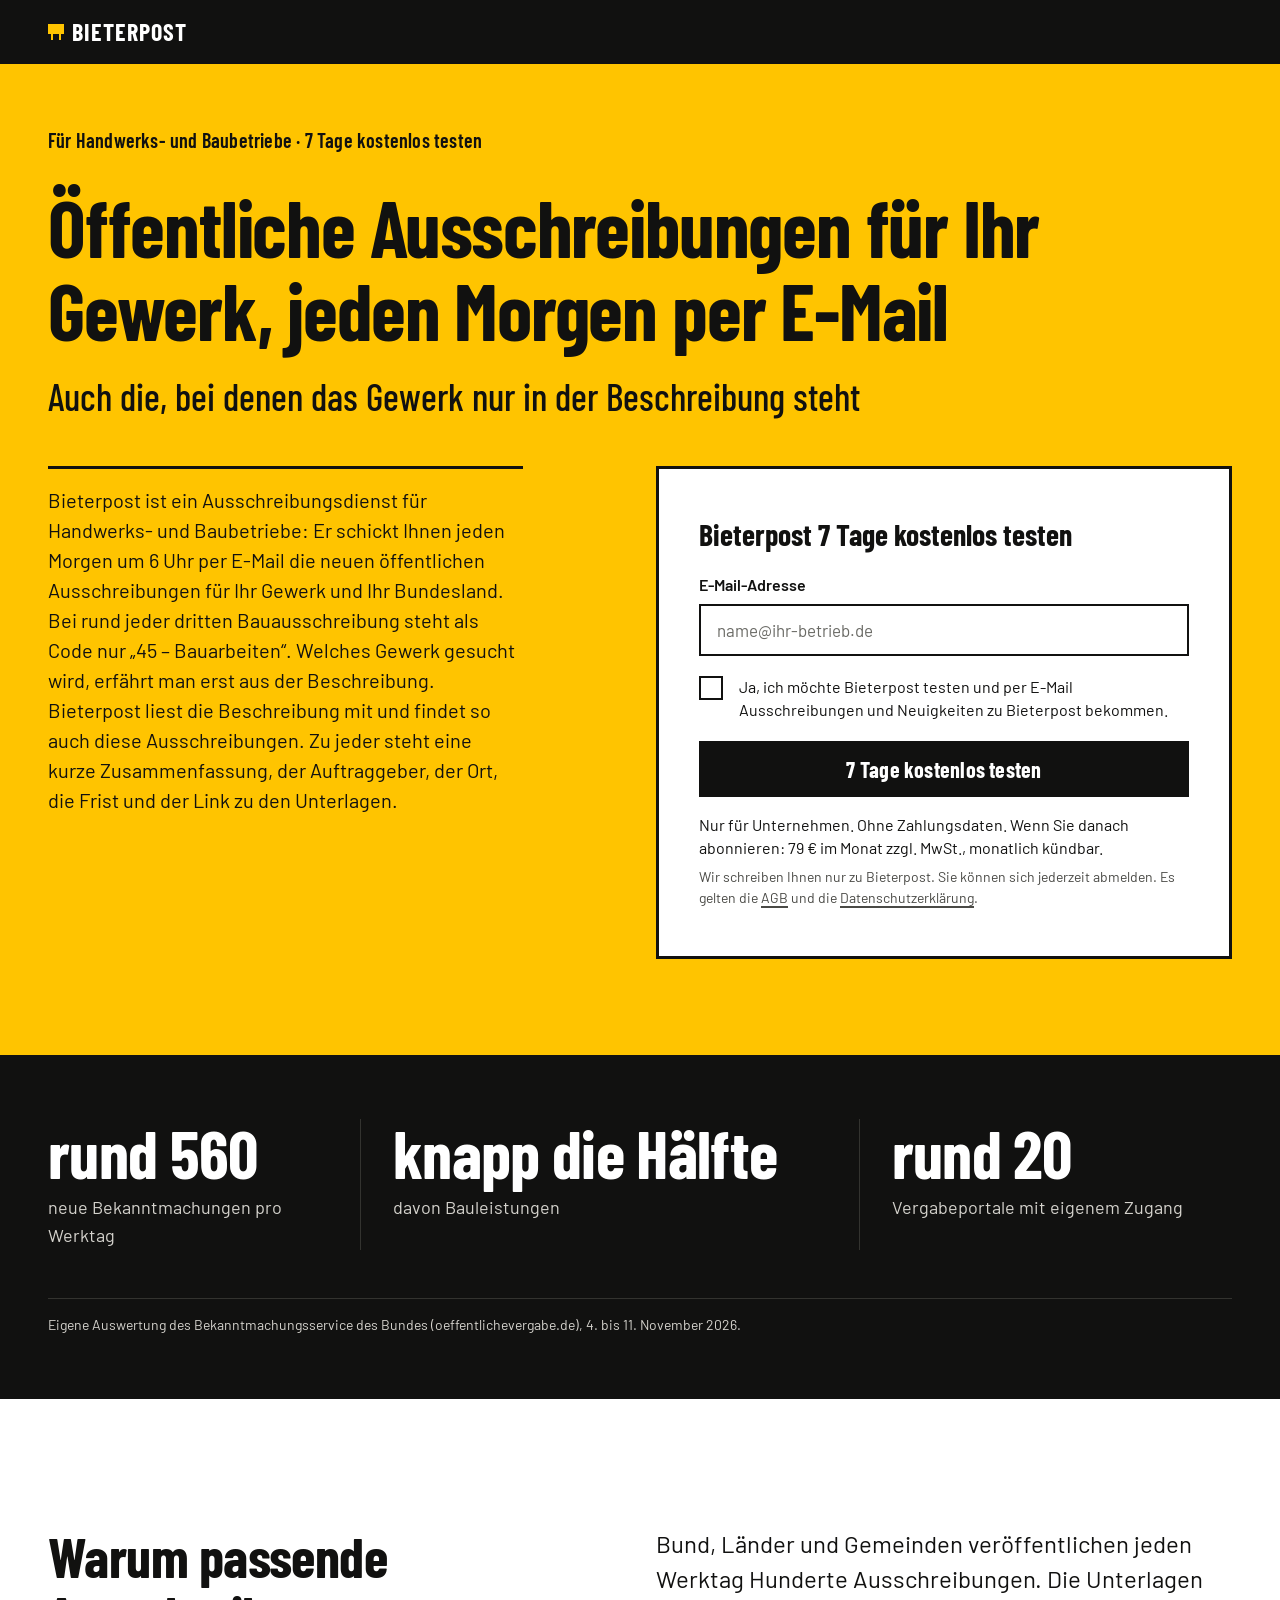
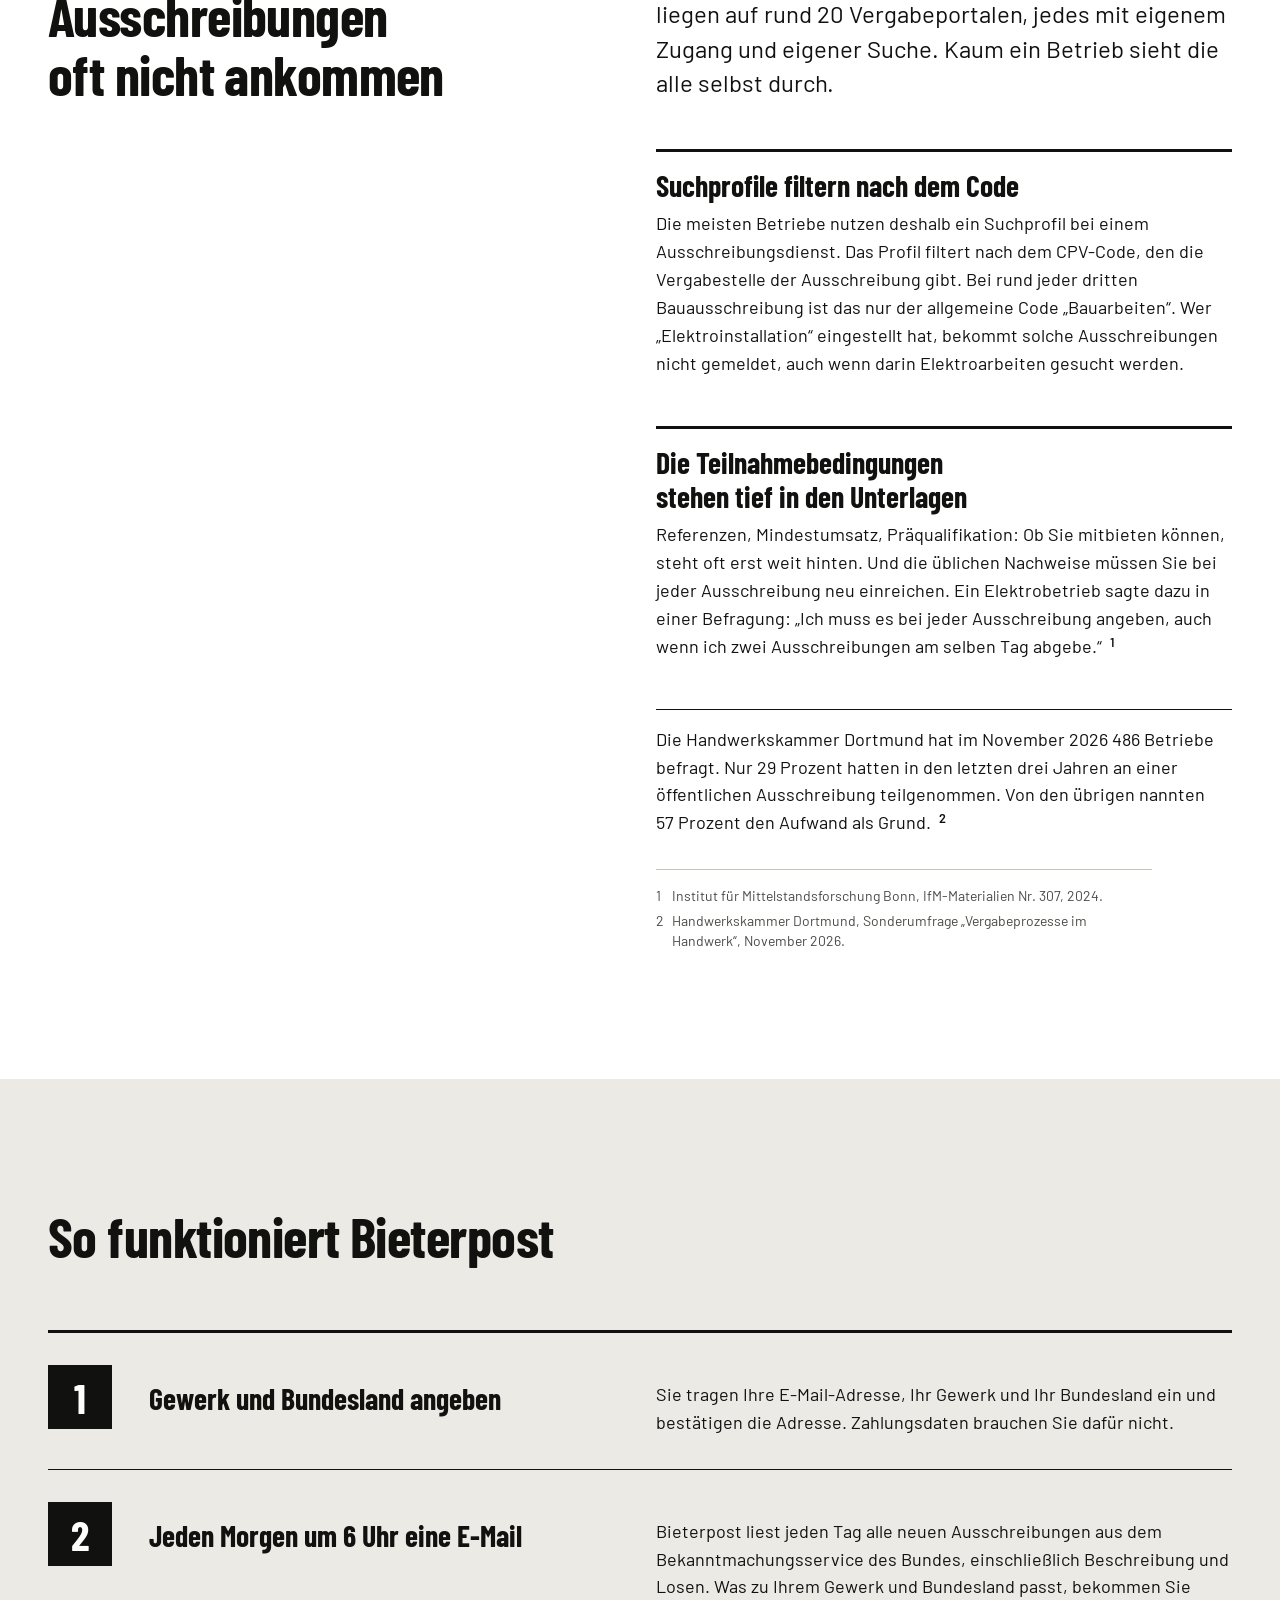
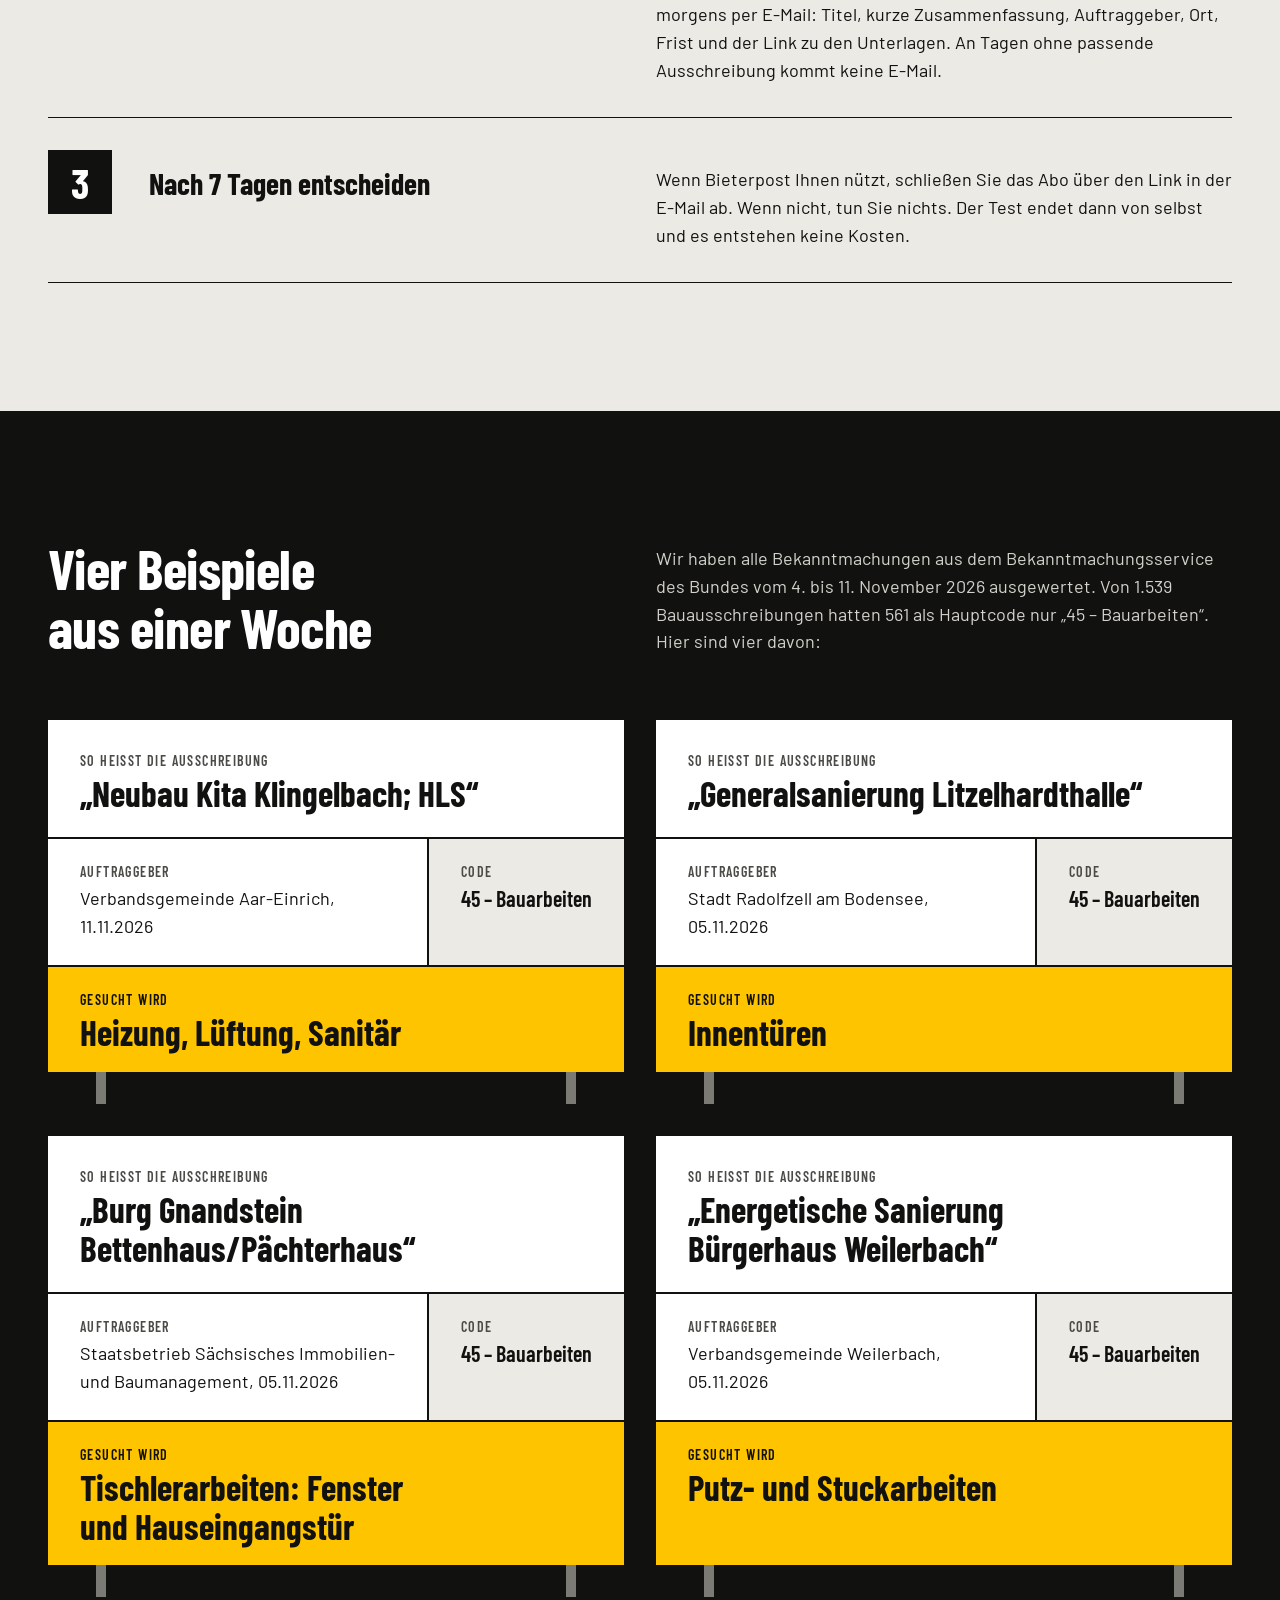
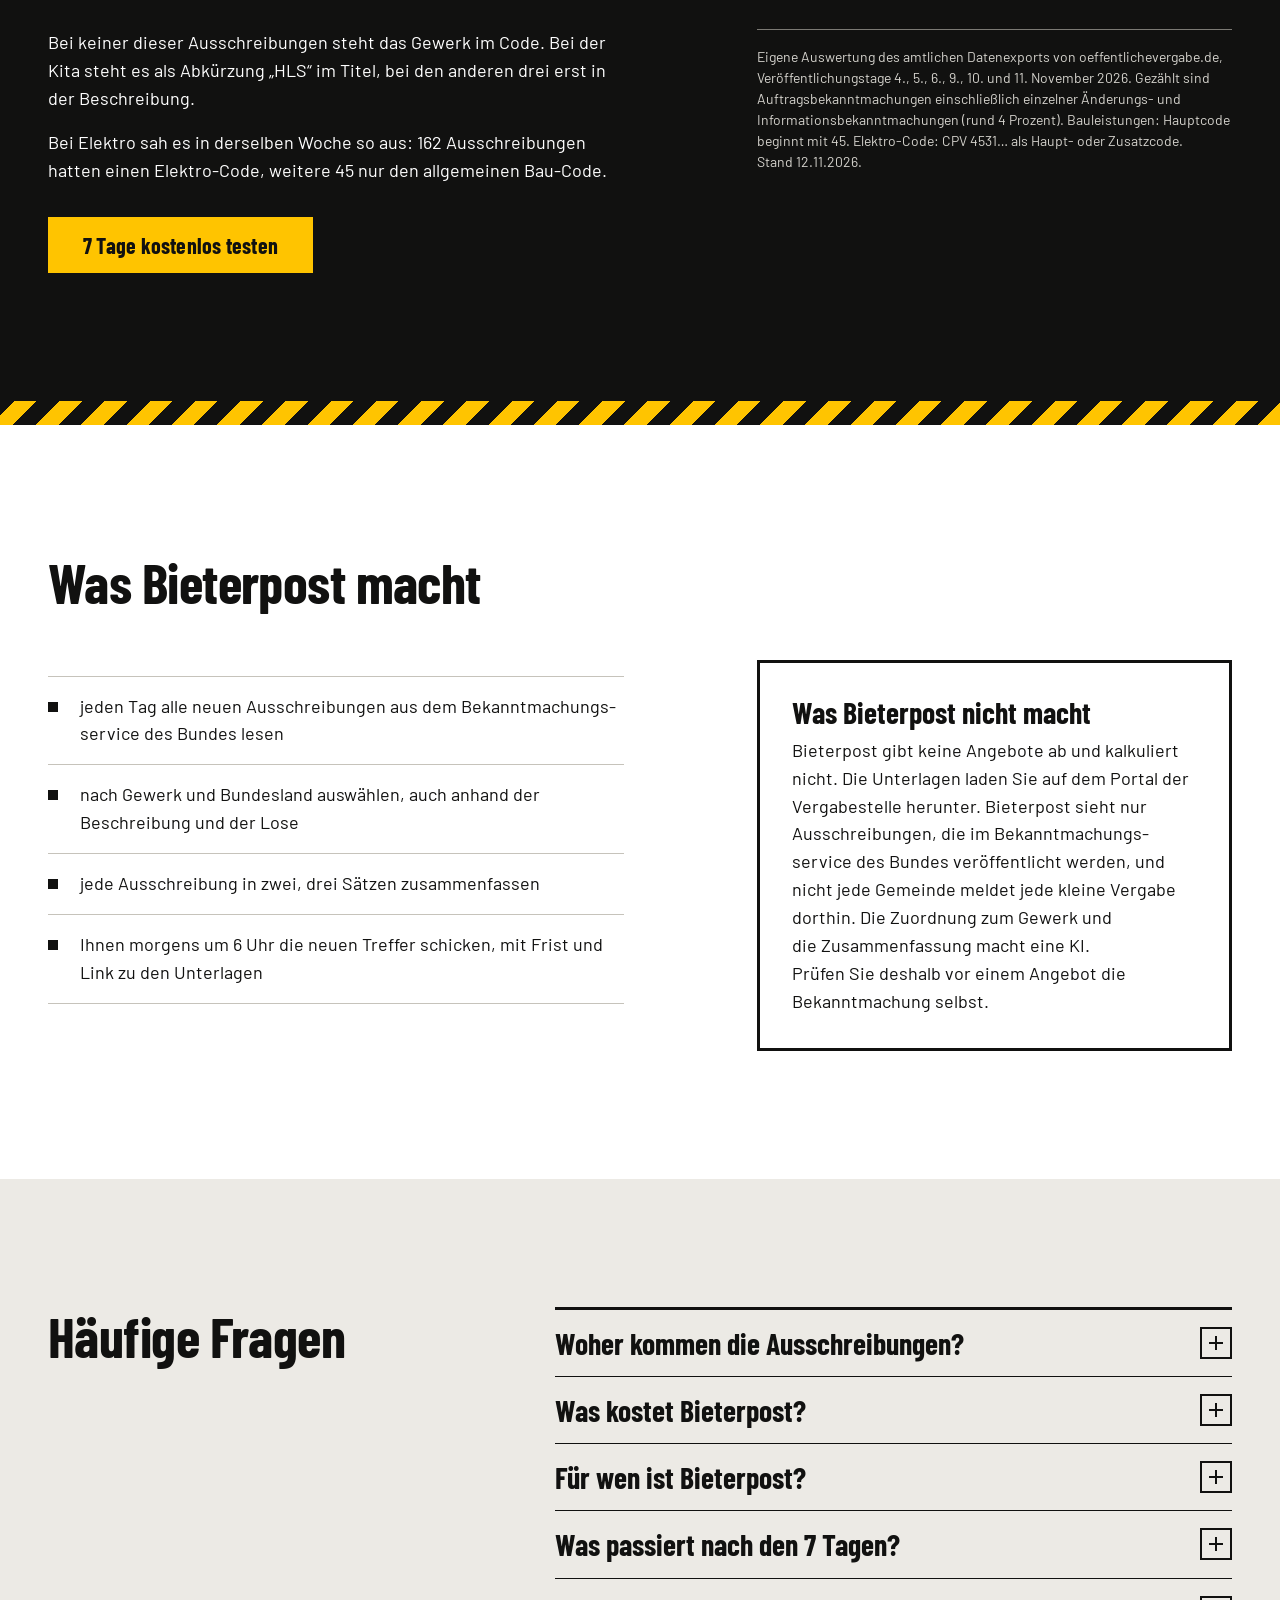
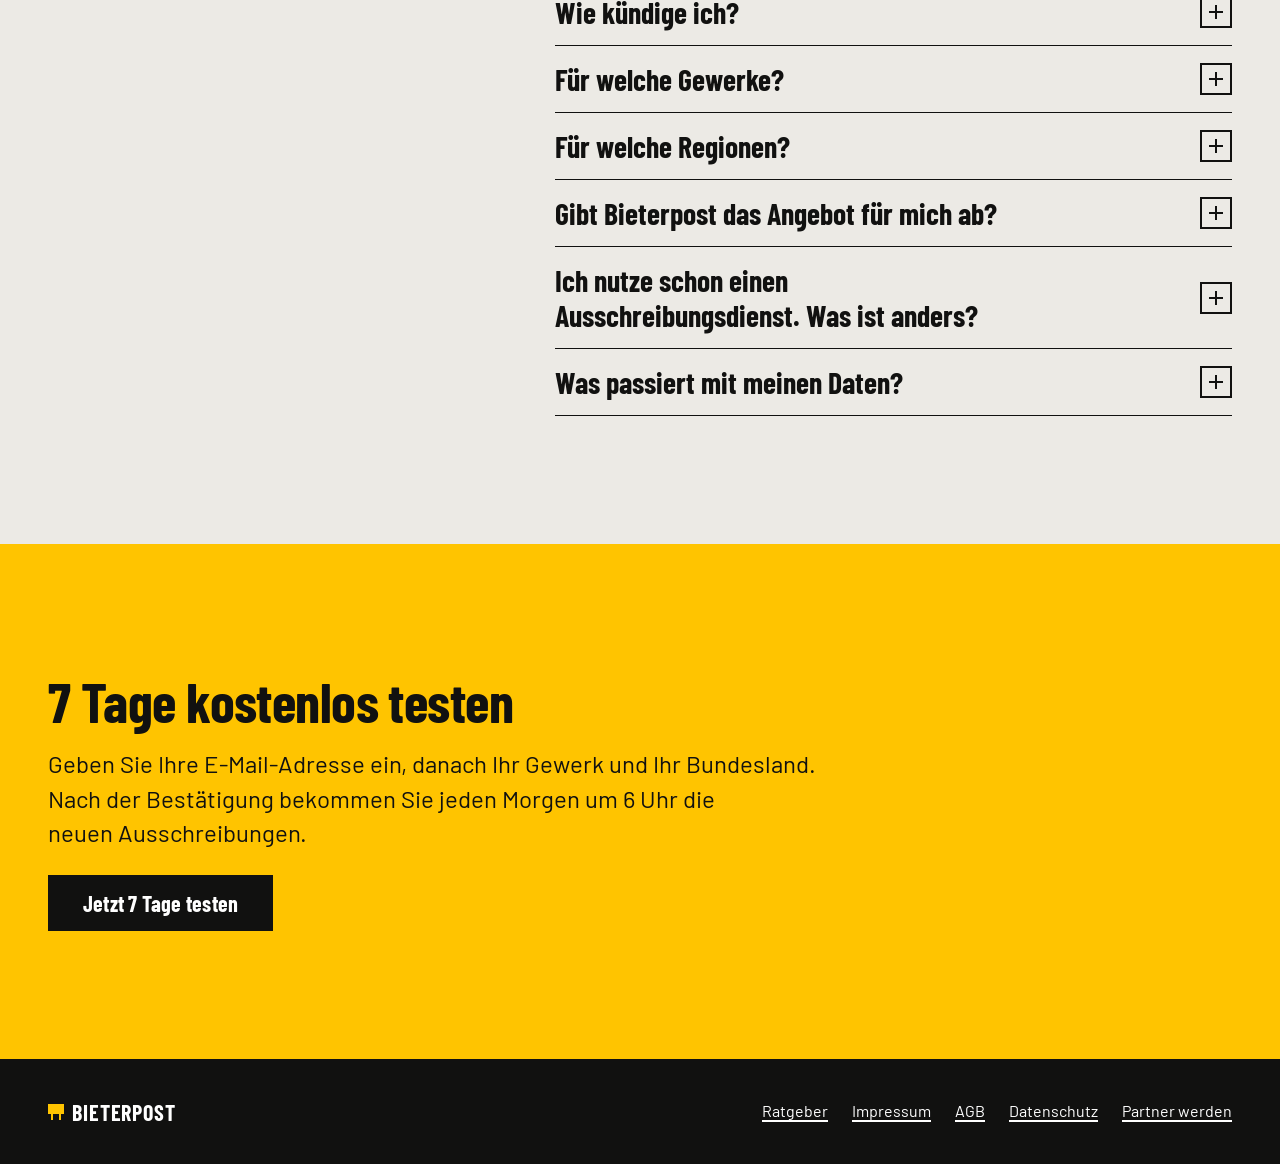
<file: index.html>
<!doctype html>
<html lang="de">
<head>
<meta charset="utf-8">
<meta name="viewport" content="width=device-width, initial-scale=1">
<meta name="referrer" content="strict-origin">
<!--
  Product name: the literal string "Bieterpost" is a placeholder.
  It is always written as one unbroken word, so a global search-and-replace
  over site/*.html swaps it everywhere (title, meta, wordmark, copy, form).
  og.png carries the name too: regenerate it from ../og-source.html.
  Launch TODOs: FORM_ENDPOINT (script at the end),
  impressum.html, datenschutz.html.
-->
<title>Bieterpost: Öffentliche Ausschreibungen für Ihr Gewerk</title>
<meta name="description" content="Bieterpost schickt Bau- und Handwerksbetrieben jeden Morgen passende öffentliche Ausschreibungen, auch wenn das Gewerk nur in der Beschreibung steht. 7 Tage kostenlos testen.">
<meta name="theme-color" content="#111110">
<link rel="canonical" href="https://bieterpost.de/">
<meta property="og:type" content="website">
<meta property="og:locale" content="de_DE">
<meta property="og:site_name" content="Bieterpost">
<meta property="og:title" content="Bieterpost: Öffentliche Ausschreibungen für Ihr Gewerk">
<meta property="og:description" content="Bieterpost schickt Bau- und Handwerksbetrieben jeden Morgen passende öffentliche Ausschreibungen, auch wenn das Gewerk nur in der Beschreibung steht. 7 Tage kostenlos testen.">
<meta property="og:url" content="https://bieterpost.de/">
<meta property="og:image" content="https://bieterpost.de/og.png">
<meta property="og:image:width" content="1200">
<meta property="og:image:height" content="630">
<meta property="og:image:alt" content="Bautafel einer Ausschreibung mit dem Code „45 – Bauarbeiten“">
<meta name="twitter:card" content="summary_large_image">
<link rel="icon" href="favicon.svg" type="image/svg+xml">
<link rel="preload" href="fonts/barlow-condensed-latin-700-normal.woff2" as="font" type="font/woff2" crossorigin>
<link rel="preload" href="fonts/barlow-latin-400-normal.woff2" as="font" type="font/woff2" crossorigin>
<script>
  // Before first paint: mark JS as available, switch to the confirmation view if asked.
  (function (d) {
    d.className += " js";
    if (/[?&]bestaetigt=1(&|$)/.test(location.search)) d.className += " ist-bestaetigt";
  })(document.documentElement);
</script>
<!-- Fonts: one family, Barlow Condensed 500/600/700 and Barlow 400/600. Latin subset, served from fonts/. No third-party requests. -->
<style>
/* "Baustelle". One family (Barlow / Barlow Condensed), scale 1.333, 8px grid.
   Yellow is rationed: the hero, the form, the calls to action and the line on each board that says
   what is wanted. Everything that explains or proves is black on white or concrete. */
@font-face { font-family: "Barlow Condensed"; font-weight: 500; font-style: normal; font-display: swap; src: url("fonts/barlow-condensed-latin-500-normal.woff2") format("woff2"); }
@font-face { font-family: "Barlow Condensed"; font-weight: 600; font-style: normal; font-display: swap; src: url("fonts/barlow-condensed-latin-600-normal.woff2") format("woff2"); }
@font-face { font-family: "Barlow Condensed"; font-weight: 700; font-style: normal; font-display: swap; src: url("fonts/barlow-condensed-latin-700-normal.woff2") format("woff2"); }
@font-face { font-family: "Barlow"; font-weight: 400; font-style: normal; font-display: swap; src: url("fonts/barlow-latin-400-normal.woff2") format("woff2"); }
@font-face { font-family: "Barlow"; font-weight: 600; font-style: normal; font-display: swap; src: url("fonts/barlow-latin-600-normal.woff2") format("woff2"); }
/* Stand-in for the condensed cut while the web font loads: local Arial Bold, scaled to the
   same line length, so headlines do not reflow when Barlow Condensed arrives. */
@font-face {
  font-family: "Barlow Condensed Ersatz";
  src: local("Arial Bold"), local("Arial-BoldMT"), local("Liberation Sans Bold"), local("Roboto Bold"), local("Roboto-Bold"), local("Helvetica Neue Bold"), local("Helvetica-Bold");
  font-weight: 500 700;
  size-adjust: 75%;
}

/* ---------- Tokens ---------- */
:root {
  --gelb: #FFC400;
  --gelb-tief: #E3AE00;
  --schwarz: #111110;
  --kohle: #33332F;
  --weiss: #FFFFFF;
  --beton: #ECEAE5;
  --linie: #C6C3BB;
  --text-2: #4A4A46;
  --hell: #D4D2CC;
  --stahl: #7C7A74;
  --rot: #B4161B;

  --f-kopf: "Barlow Condensed", "Barlow Condensed Ersatz", "DIN Condensed", "Arial Narrow", "Roboto Condensed", sans-serif;
  --f-text: "Barlow", system-ui, -apple-system, "Segoe UI", Arial, sans-serif;

  /* Type scale: perfect fourth (1.333), fluid between 375 and 1440 px. */
  --t-klein: 0.875rem;
  --t-text: 1.0625rem;
  --t-lead: clamp(1.25rem, 0.6vw + 1.1rem, 1.5rem);
  --t-h3: clamp(1.5rem, 0.7vw + 1.3rem, 1.875rem);
  --t-h2: clamp(2.125rem, 2.6vw + 1.5rem, 3.5rem);
  --t-h1: clamp(2.625rem, 4.6vw + 1.3rem, 5.5rem);
  --t-h1-2: clamp(1.375rem, 1.7vw + 1rem, 2.5rem);

  /* Spacing: 8 px base, 4 px sub-grid for the form. */
  --s-4: 4px; --s-8: 8px; --s-16: 16px; --s-20: 20px; --s-24: 24px; --s-32: 32px;
  --s-40: 40px; --s-48: 48px; --s-64: 64px; --s-96: 96px; --s-128: 128px;

  --rand: var(--s-16);
  --block: var(--s-64);
  --kopf-h: 48px;
  --aus: cubic-bezier(0.2, 0.8, 0.2, 1);
  --wechsel: cubic-bezier(0.65, 0, 0.35, 1);
  --fokus: var(--schwarz);
}
@media (min-width: 700px) { :root { --rand: var(--s-32); --block: var(--s-96); --t-text: 1.125rem; } }
@media (min-width: 900px) { :root { --kopf-h: 64px; } }
@media (min-width: 1100px) { :root { --rand: var(--s-48); --block: var(--s-128); } }

/* ---------- Base ---------- */
*, *::before, *::after { box-sizing: border-box; }
html { -webkit-text-size-adjust: 100%; text-size-adjust: 100%; scroll-behavior: smooth; }
body {
  margin: 0; min-height: 100vh; min-height: 100svh; display: flex; flex-direction: column;
  background: var(--weiss); color: var(--schwarz);
  font: 400 var(--t-text)/1.55 var(--f-text);
  overflow-wrap: break-word; -webkit-font-smoothing: antialiased;
}
main { flex: 1 0 auto; }
h1, h2, h3, p, ul, ol, dl, dd, figure { margin: 0; }
ul, ol { padding: 0; list-style: none; }
[hidden] { display: none !important; }

h1, h2, h3 { font-family: var(--f-kopf); font-weight: 700; text-wrap: balance; hyphens: manual; }
h2 { font-size: var(--t-h2); line-height: 1.05; letter-spacing: -0.01em; }
h3 { font-size: var(--t-h3); line-height: 1.15; }
p { max-width: 62ch; text-wrap: pretty; }
/* Phones: hyphenate only long words, so short ones and the product name stay whole. */
p, li, dd { hyphens: auto; hyphenate-limit-chars: 14 6 6; -webkit-hyphenate-limit-before: 6; -webkit-hyphenate-limit-after: 6; }
@media (min-width: 640px) { p, li, dd { hyphens: manual; } }
.nb { white-space: nowrap; }
.silbe { hyphens: manual; }
.sr { position: absolute; width: 1px; height: 1px; overflow: hidden; clip-path: inset(50%); white-space: nowrap; }
sup { font: 600 0.7em/1 var(--f-text); vertical-align: top; position: relative; top: 0.25em; }
sup a { padding: var(--s-4); text-decoration: none; }

a { color: inherit; text-decoration-thickness: 2px; text-underline-offset: 3px; transition: background-color 150ms var(--aus), color 150ms var(--aus); }
a:hover { background: var(--gelb); color: var(--schwarz); }
a:active { background: var(--gelb-tief); color: var(--schwarz); }
:focus-visible { outline: 3px solid var(--fokus); outline-offset: 3px; }

.sprung { position: absolute; left: var(--s-16); top: -100px; z-index: 50; padding: var(--s-16) var(--s-24); background: var(--weiss); color: var(--schwarz); border: 3px solid var(--schwarz); font-weight: 600; }
.sprung:focus { top: var(--s-16); }

.rahmen { width: 100%; max-width: 1280px; margin-inline: auto; padding-inline: var(--rand); }
.abschnitt { padding-block: var(--block); }
.abschnitt--beton { background: var(--beton); }
.abschnitt--schwarz { background: var(--schwarz); color: var(--weiss); --fokus: var(--gelb); }
.abschnitt--gelb { background: var(--gelb); }
.abschnitt--gelb a:hover { background: var(--schwarz); color: var(--weiss); }
@media (min-width: 900px) {
  .g12 { display: grid; grid-template-columns: repeat(12, minmax(0, 1fr)); column-gap: var(--s-32); }
}

/* ---------- Buttons ---------- */
.btn {
  display: inline-flex; align-items: center; justify-content: center; min-height: 56px; padding: var(--s-8) var(--s-32);
  border: 3px solid var(--schwarz); border-radius: 0; background: var(--schwarz); color: var(--weiss);
  font: 700 1.375rem/1.1 var(--f-kopf); letter-spacing: 0.01em; text-align: center; text-decoration: none; cursor: pointer;
  transition: background-color 150ms var(--aus), color 150ms var(--aus), border-color 150ms var(--aus);
}
.btn:hover { background: var(--weiss); color: var(--schwarz); }
.btn:active { background: var(--beton); color: var(--schwarz); }
.btn--gelb { background: var(--gelb); border-color: var(--gelb); color: var(--schwarz); }
.btn--gelb:hover { background: var(--weiss); border-color: var(--weiss); }
.btn--gelb:active { background: var(--gelb-tief); border-color: var(--gelb-tief); }
.btn[disabled] { background: var(--kohle); border-color: var(--kohle); color: var(--weiss); cursor: progress; }

/* ---------- Header ---------- */
.kopf { background: var(--schwarz); color: var(--weiss); --fokus: var(--gelb); }
.kopf__in { display: flex; align-items: center; justify-content: space-between; min-height: var(--kopf-h); }
.marke { display: inline-flex; align-items: center; gap: var(--s-8); font: 700 1.375rem/1 var(--f-kopf); letter-spacing: 0.04em; text-transform: uppercase; text-decoration: none; }
/* The mark: a board on two posts. */
.marke::before {
  content: ""; width: 16px; height: 16px;
  background:
    linear-gradient(var(--gelb), var(--gelb)) 0 0 / 16px 10px no-repeat,
    linear-gradient(var(--gelb), var(--gelb)) 3px 100% / 2px 6px no-repeat,
    linear-gradient(var(--gelb), var(--gelb)) 11px 100% / 2px 6px no-repeat;
}
.marke:hover { background: none; color: var(--gelb); }
.marke:active { background: none; color: var(--gelb-tief); }
.kopf__cta { display: none; }
@media (min-width: 900px) {
  html { scroll-padding-top: var(--kopf-h); }
  .kopf { position: sticky; top: 0; z-index: 20; }
  .kopf .marke { font-size: 1.5rem; }
  .kopf__cta { display: inline-flex; min-height: 40px; padding-inline: var(--s-16); font-size: 1.125rem; }
  /* Header button only while the hero form is out of view. */
  .js .kopf__cta { opacity: 0; visibility: hidden; transition: opacity 200ms var(--aus), visibility 0s linear 200ms, background-color 150ms var(--aus), border-color 150ms var(--aus); }
  .js .mit-knopf .kopf__cta { opacity: 1; visibility: visible; transition: opacity 200ms var(--aus), visibility 0s, background-color 150ms var(--aus), border-color 150ms var(--aus); }
}

/* ---------- 3.1 Hero ---------- */
.held { background: var(--gelb); padding-block: var(--s-24) var(--s-48); }
.vorzeile { font: 600 1rem/1.25 var(--f-kopf); letter-spacing: 0.01em; margin-bottom: var(--s-16); max-width: none; hyphens: manual; }
h1 { font-size: var(--t-h1); line-height: 1.04; letter-spacing: -0.015em; }
.h1__zwei { display: block; margin-top: var(--s-16); font-weight: 500; font-size: var(--t-h1-2); line-height: 1.15; letter-spacing: 0; }
.schluss__knopf { margin-top: var(--s-24); }
.held__sub { margin-top: var(--s-32); padding-top: var(--s-16); border-top: 3px solid var(--schwarz); }
@media (min-width: 900px) {
  .held { padding-block: var(--s-64) var(--s-96); }
  .held__in { row-gap: 0; align-items: start; }
  .vorzeile { grid-column: 1 / -1; font-size: 1.25rem; margin-bottom: var(--s-32); }
  h1 { grid-column: 1 / span 11; }
  .h1__zwei { margin-top: var(--s-24); }
  .held__sub { grid-column: 1 / span 5; grid-row: 3; margin-top: var(--s-48); font-size: 1.25rem; line-height: 1.5; }
  .held .held__form { grid-column: 7 / span 6; grid-row: 3; margin-top: var(--s-48); scroll-margin-top: var(--s-96); }
}

/* Fact strip: figures in white. Yellow stays with the hero above. */
.zahlen { background: var(--schwarz); color: var(--weiss); padding-block: var(--s-32) var(--s-48); }
.zahlen dl > div { padding-block: var(--s-16); border-top: 1px solid var(--kohle); }
.zahlen dl > div:first-child { border-top: 0; padding-top: 0; }
.zahlen dt { font: 700 clamp(2.5rem, 3vw + 1.8rem, 4.5rem)/1 var(--f-kopf); letter-spacing: -0.01em; }
.zahlen dd { margin-top: var(--s-4); color: var(--hell); hyphens: manual; }
.quelle { margin-top: var(--s-16); padding-top: var(--s-16); border-top: 1px solid var(--kohle); font-size: var(--t-klein); line-height: 1.45; color: var(--hell); max-width: none; }
@media (min-width: 900px) {
  .zahlen { padding-block: var(--s-64); }
  .zahlen dl { display: grid; grid-template-columns: 3fr 5fr 4fr; column-gap: var(--s-32); }
  .zahlen dl > div { padding-block: 0; border-top: 0; border-left: 1px solid var(--kohle); padding-left: var(--s-32); }
  .zahlen dl > div:first-child { border-left: 0; padding-left: 0; }
  .zahlen dd { margin-top: var(--s-8); }
  .quelle { margin-top: var(--s-48); }
}

/* ---------- 3.2 Problem ---------- */
.problem h2 { margin-bottom: var(--s-32); }
.lead { font-size: var(--t-lead); line-height: 1.45; }
.punkt { margin-top: var(--s-48); padding-top: var(--s-16); border-top: 3px solid var(--schwarz); }
.punkt h3 { margin-bottom: var(--s-8); }
.problem__zahl { margin-top: var(--s-48); padding-top: var(--s-16); border-top: 1px solid var(--schwarz); }
.fussnoten { margin-top: var(--s-32); padding-top: var(--s-16); border-top: 1px solid var(--linie); display: grid; gap: var(--s-4); font-size: var(--t-klein); line-height: 1.45; color: var(--text-2); max-width: 62ch; }
.fussnoten li { display: grid; grid-template-columns: var(--s-16) minmax(0, 1fr); scroll-margin-top: var(--s-96); }
.fussnoten li:target { color: var(--schwarz); }
@media (min-width: 900px) {
  .problem h2 { grid-column: 1 / span 5; margin-bottom: 0; position: sticky; top: var(--s-96); align-self: start; }
  .problem__text { grid-column: 7 / span 6; }
}

/* ---------- 3.3 How it works ---------- */
.schritte { margin-top: var(--s-48); border-top: 3px solid var(--schwarz); }
.schritte li { display: grid; grid-template-columns: 48px minmax(0, 1fr); column-gap: var(--s-16); padding-block: var(--s-24); border-bottom: 1px solid var(--schwarz); hyphens: manual; }
.schritt__nr { grid-row: 1 / span 2; width: 48px; height: 48px; display: grid; place-items: center; background: var(--schwarz); color: var(--weiss); font: 700 2rem/1 var(--f-kopf); }
.schritte h3 { align-self: center; }
.schritte p { grid-column: 2; margin-top: var(--s-8); }
@media (max-width: 639px) { .schritte p { hyphens: auto; } }
@media (min-width: 900px) {
  .schritte { margin-top: var(--s-64); }
  .schritte li { grid-template-columns: repeat(12, minmax(0, 1fr)); column-gap: var(--s-32); padding-block: var(--s-32); }
  .schritt__nr { grid-row: auto; grid-column: 1 / span 1; width: 64px; height: 64px; font-size: 2.625rem; }
  .schritte h3 { grid-column: 2 / span 4; align-self: start; padding-top: var(--s-16); }
  .schritte p { grid-column: 7 / span 6; margin-top: 0; padding-top: var(--s-16); }
}

/* ---------- 3.4 Proof: four Bautafeln on posts ---------- */
.beleg__kopf p { margin-top: var(--s-24); color: var(--hell); }
.tafeln { margin-top: var(--s-48); }
.tafel { position: relative; background: var(--weiss); color: var(--schwarz); margin-bottom: var(--s-48); }
.tafel::before, .tafel::after { content: ""; position: absolute; top: 100%; width: 8px; height: var(--s-24); background: var(--stahl); }
.tafel::before { left: var(--s-32); }
.tafel::after { right: var(--s-32); }
.tafel > div { padding: var(--s-16); border-top: 2px solid var(--schwarz); }
.tafel > div:first-child { border-top: 0; padding-top: var(--s-20); }
.tafel dt { font: 600 0.875rem/1.3 var(--f-kopf); letter-spacing: 0.1em; text-transform: uppercase; color: var(--text-2); }
.tafel dd { margin-top: var(--s-4); hyphens: manual; }
.tafel__titel dd { font: 700 clamp(1.625rem, 1vw + 1.4rem, 2.25rem)/1.1 var(--f-kopf); text-wrap: balance; }
.tafel__code { background: var(--beton); }
.tafel__code dd { font: 600 1.375rem/1.2 var(--f-kopf); white-space: nowrap; }
/* The one yellow line on each board: what is actually wanted. */
.tafel__gewerk { background: var(--gelb); }
.tafel__gewerk dt { color: var(--schwarz); }
.tafel__gewerk dd { font: 700 clamp(1.625rem, 1vw + 1.4rem, 2.25rem)/1.1 var(--f-kopf); text-wrap: balance; }
@media (min-width: 480px) {
  .tafel { display: grid; grid-template-columns: minmax(0, 1fr) auto; }
  .tafel__titel, .tafel__gewerk { grid-column: 1 / -1; }
  .tafel__code { border-left: 2px solid var(--schwarz); }
  .tafel > div { padding: var(--s-16) var(--s-24); }
  .tafel > div:first-child { padding-top: var(--s-24); }
  .tafel > .tafel__gewerk { padding-bottom: var(--s-20); }
}
@media (min-width: 900px) {
  .tafeln { display: grid; grid-template-columns: repeat(2, minmax(0, 1fr)); column-gap: var(--s-32); margin-top: var(--s-64); }
  .tafel { grid-row: span 3; grid-template-rows: subgrid; margin-bottom: var(--s-64); }
  .tafel::before, .tafel::after { height: var(--s-32); width: 10px; }
  .tafel::before { left: var(--s-48); }
  .tafel::after { right: var(--s-48); }
  .tafel > div { padding: var(--s-24) var(--s-32); }
  .tafel > div:first-child { padding-top: var(--s-32); }
}
.beleg__nach p + p { margin-top: var(--s-16); }
.beleg__nach .btn { margin-top: var(--s-32); width: 100%; }
.methode { margin-top: var(--s-48); padding-top: var(--s-16); border-top: 1px solid var(--stahl); font-size: var(--t-klein); line-height: 1.5; color: var(--hell); }
@media (min-width: 560px) { .beleg__nach .btn { width: auto; } }
@media (min-width: 900px) {
  .beleg__kopf { display: grid; grid-template-columns: repeat(12, minmax(0, 1fr)); column-gap: var(--s-32); align-items: end; }
  .beleg__kopf h2 { grid-column: 1 / span 5; }
  .beleg__kopf p { grid-column: 7 / span 6; margin-top: 0; }
  .beleg__nach { grid-column: 1 / span 6; }
  .methode { grid-column: 8 / span 5; margin-top: 0; align-self: start; }
}

/* The one hazard stripe: marks the part of the page that says what Bieterpost does and does not do. */
.warnband { height: var(--s-16); background: repeating-linear-gradient(-45deg, var(--gelb) 0 16px, var(--schwarz) 16px 32px); }
@media (min-width: 900px) { .warnband { height: var(--s-24); } }

/* ---------- 3.5 Scope ---------- */
.umfang h2 { margin-bottom: var(--s-32); }
.geplant { margin-top: var(--s-16); }
.geplant li { position: relative; padding: var(--s-16) 0 var(--s-16) var(--s-32); border-top: 1px solid var(--linie); max-width: 62ch; }
.geplant li:last-child { border-bottom: 1px solid var(--linie); }
.geplant li::before { content: ""; position: absolute; left: 0; top: calc(var(--s-16) + 0.5em); width: 10px; height: 10px; background: var(--schwarz); }
.nicht { margin-top: var(--s-48); padding: var(--s-24); border: 3px solid var(--schwarz); }
.nicht h3 { margin-bottom: var(--s-8); }
@media (min-width: 900px) {
  .umfang h2 { grid-column: 1 / -1; margin-bottom: var(--s-48); }
  .umfang__geplant { grid-column: 1 / span 6; }
  .nicht { grid-column: 8 / span 5; margin-top: 0; padding: var(--s-32); align-self: start; }
}

/* ---------- 3.7 FAQ ---------- */
.faq h2 { margin-bottom: var(--s-32); }
.faq__liste { border-top: 3px solid var(--schwarz); }
.faq details { border-bottom: 1px solid var(--schwarz); }
.faq summary { --strich: var(--schwarz); display: flex; align-items: center; justify-content: space-between; gap: var(--s-16); padding-block: var(--s-16); min-height: 64px; font: 700 var(--t-h3)/1.15 var(--f-kopf); cursor: pointer; list-style: none; text-wrap: balance; }
.faq summary::-webkit-details-marker { display: none; }
.faq summary::after { content: ""; flex: none; width: 32px; height: 32px; border: 2px solid var(--schwarz);
  background: linear-gradient(var(--strich), var(--strich)) center / 14px 2px no-repeat, linear-gradient(var(--strich), var(--strich)) center / 2px 14px no-repeat;
  transition: background-color 150ms var(--aus), background-size 200ms var(--wechsel); }
.faq summary:hover::after { background-color: var(--weiss); }
.faq summary:active::after { background-color: var(--linie); }
.faq details[open] summary { --strich: var(--weiss); }
.faq details[open] summary::after { background-color: var(--schwarz); background-size: 14px 2px, 2px 0; }
.faq details[open] summary:hover::after { background-color: var(--kohle); }
.faq details p { padding-bottom: var(--s-24); }
@media (min-width: 900px) {
  .faq h2 { grid-column: 1 / span 4; position: sticky; top: var(--s-96); align-self: start; }
  .faq__liste { grid-column: 6 / span 7; }
}

/* ---------- 3.8 Final CTA, and the form (in the hero). Spacing on the 4 px form grid. ---------- */
.schluss__text p { margin-top: var(--s-16); font-size: var(--t-lead); line-height: 1.45; }
.formblatt { margin-top: var(--s-32); background: var(--weiss); border: 3px solid var(--schwarz); padding: var(--s-32) var(--s-20); scroll-margin-top: var(--s-16); }
.formblatt a:hover { background: var(--gelb); color: var(--schwarz); }
.formblatt h2 { font-size: var(--t-h3); line-height: 1.15; letter-spacing: 0; margin-bottom: var(--s-24); }
.formblatt h2:focus { outline: none; }
.feld { margin-bottom: var(--s-20); }
.feld label { display: block; margin-bottom: var(--s-8); font: 600 1rem/1.3 var(--f-text); }
.feld input:not([type="checkbox"]), .feld select {
  display: block; width: 100%; height: 52px; padding: 0 var(--s-16); border: 2px solid var(--schwarz); border-radius: 0; background-color: var(--weiss); color: var(--schwarz);
  font: 400 1.0625rem/1.3 var(--f-text); appearance: none; -webkit-appearance: none;
  transition: background-color 150ms var(--aus);
}
.feld select { padding-right: var(--s-48); background-image: url("data:image/svg+xml,%3Csvg xmlns='http://www.w3.org/2000/svg' width='14' height='9' viewBox='0 0 14 9'%3E%3Cpath d='M1 1l6 6 6-6' fill='none' stroke='%23111110' stroke-width='2.5'/%3E%3C/svg%3E"); background-repeat: no-repeat; background-position: right 16px center; cursor: pointer; }
.feld input::placeholder { color: #6B6B66; opacity: 1; }
.feld input:hover, .feld select:hover { background-color: var(--beton); }
.feld input:focus-visible, .feld select:focus-visible { outline-offset: 2px; background-color: var(--weiss); }
.feld input[aria-invalid="true"], .feld select[aria-invalid="true"] { border: 3px solid var(--rot); }
.hilfe, .fehler { margin-top: var(--s-4); font-size: var(--t-klein); line-height: 1.4; }
.hilfe { color: var(--text-2); }
.fehler { color: var(--rot); font-weight: 600; }
.feld--haken { display: grid; grid-template-columns: 24px minmax(0, 1fr); column-gap: var(--s-16); align-items: start; }
.feld--haken input { width: 24px; height: 24px; margin: 0; border: 2px solid var(--schwarz); border-radius: 0; background: var(--weiss) center / 16px 12px no-repeat; appearance: none; -webkit-appearance: none; cursor: pointer; transition: background-color 150ms var(--aus); }
.feld--haken input:hover { background-color: var(--beton); }
.feld--haken input:checked { background-color: var(--schwarz); background-image: url("data:image/svg+xml,%3Csvg xmlns='http://www.w3.org/2000/svg' viewBox='0 0 16 12'%3E%3Cpath d='M1.5 6l4.5 4.5 8.5-9' fill='none' stroke='%23fff' stroke-width='3'/%3E%3C/svg%3E"); }
.feld--haken label { margin: 0; font-weight: 400; line-height: 1.4; cursor: pointer; }
.feld--haken .fehler { grid-column: 2; }
.falle { position: absolute; left: -9999px; width: 1px; height: 1px; overflow: hidden; }
.formblatt .btn { width: 100%; }
.meldung { margin-top: var(--s-16); padding: var(--s-8) var(--s-16); border-left: 4px solid var(--schwarz); background: var(--beton); font-size: 1rem; line-height: 1.45; font-weight: 600; }
.meldung:empty { display: none; }
.meldung.ist-fehler { border-left-color: var(--rot); color: var(--rot); }
.formblatt__unter { margin-top: var(--s-16); font-size: 1rem; line-height: 1.45; }
.formblatt__recht { margin-top: var(--s-8); font-size: var(--t-klein); line-height: 1.45; color: var(--text-2); }
.erfolg h2 { margin-bottom: var(--s-16); }
.test { margin-top: var(--s-24); padding: var(--s-16); border: 2px dashed var(--text-2); font-size: var(--t-klein); line-height: 1.5; color: var(--text-2); }
@media (min-width: 640px) { .formblatt { padding: var(--s-48) var(--s-40); } }
@media (min-width: 900px) {
  .schluss__text { grid-column: 1 / span 8; }
}

/* ---------- Footer ---------- */
.fuss { background: var(--schwarz); color: var(--weiss); padding-block: var(--s-32) var(--s-96); --fokus: var(--gelb); }
.fuss__in { display: flex; flex-wrap: wrap; align-items: center; justify-content: space-between; gap: var(--s-16) var(--s-32); }
.fuss nav { display: flex; gap: var(--s-24); font-size: 1rem; }
.fuss nav a { display: inline-block; padding-block: var(--s-8); }

/* ---------- Sticky call on phones ---------- */
.leiste { position: fixed; inset: auto 0 0 0; z-index: 30; padding: var(--s-8) var(--rand) calc(var(--s-8) + env(safe-area-inset-bottom)); background: var(--weiss); border-top: 3px solid var(--schwarz); visibility: hidden; transform: translateY(100%); transition: transform 250ms var(--aus), visibility 0s linear 250ms; }
.leiste.ist-da { visibility: visible; transform: none; transition: transform 250ms var(--aus), visibility 0s; }
.leiste .btn { width: 100%; min-height: 48px; }
@media (min-width: 900px) {
  .leiste { display: none; }
  .fuss { padding-bottom: var(--s-32); }
}

/* ---------- 3.10 Page after the confirmation click (?bestaetigt=1) ---------- */
#bestaetigt { display: none; }
.ist-bestaetigt #seite, .ist-bestaetigt .leiste, .ist-bestaetigt .kopf__cta { display: none; }
.ist-angemeldet .leiste, .ist-angemeldet .kopf__cta, .ist-angemeldet .schluss__knopf { display: none; }
.ist-bestaetigt #bestaetigt, .ist-bestaetigt #bestaetigt[hidden] { display: block !important; }
.ist-bestaetigt .fuss { padding-bottom: var(--s-32); }
.dank { background: var(--gelb); padding-block: var(--s-48) var(--s-64); }
.dank h1 { font-size: var(--t-h2); line-height: 1.05; letter-spacing: -0.01em; }
.dank h1:focus { outline: none; }
.dank p { margin-top: var(--s-16); font-size: var(--t-lead); line-height: 1.45; }
.nachfrage { padding-block: var(--s-48) var(--s-96); }
.nachfrage__in { max-width: 44rem; }
.frage { margin: 0; padding: 0; border: 0; min-width: 0; }
.frage legend { float: left; width: 100%; padding: 0; margin-bottom: var(--s-24); font: 700 var(--t-h3)/1.15 var(--f-kopf); }
.frage__wahl { clear: both; display: grid; gap: var(--s-8); }
.wahl { display: flex; align-items: center; min-height: 56px; padding: var(--s-8) var(--s-16); background: var(--weiss); color: var(--schwarz); border: 3px solid var(--schwarz); border-radius: 0; font: 700 1.375rem/1.1 var(--f-kopf); letter-spacing: 0.01em; text-align: left; cursor: pointer; transition: background-color 150ms var(--aus), color 150ms var(--aus), border-color 150ms var(--aus); }
.wahl:hover { background: var(--schwarz); color: var(--weiss); }
.wahl:active { background: var(--kohle); border-color: var(--kohle); color: var(--weiss); }
.wahl[aria-pressed="true"] { background: var(--schwarz); color: var(--weiss); }
.wahl[disabled] { cursor: default; }
.wahl[disabled]:not([aria-pressed="true"]) { background: var(--weiss); color: var(--text-2); border-color: var(--linie); }
.frage__dank { margin-top: var(--s-24); font-weight: 600; }
.frage__dank:empty { display: none; }
.bitte { margin-top: var(--s-64); padding-top: var(--s-24); border-top: 3px solid var(--schwarz); }
.bitte__zeile { margin-top: var(--s-16); display: flex; flex-wrap: wrap; align-items: center; gap: var(--s-16); }
.knopf { min-height: 48px; padding: var(--s-8) var(--s-24); background: var(--weiss); color: var(--schwarz); border: 2px solid var(--schwarz); border-radius: 0; font: 600 1rem/1.2 var(--f-text); cursor: pointer; transition: background-color 150ms var(--aus), color 150ms var(--aus); }
.knopf:hover { background: var(--schwarz); color: var(--weiss); }
.knopf:active { background: var(--kohle); color: var(--weiss); }
.bitte__zeile span { font-size: var(--t-klein); color: var(--text-2); }
@media (min-width: 640px) { .frage__wahl { grid-template-columns: 1fr 1fr; gap: var(--s-16); } }
@media (min-width: 900px) {
  .dank { padding-block: var(--s-96); }
  .nachfrage { padding-block: var(--s-64) var(--s-128); }
}

@media (prefers-reduced-motion: reduce) {
  html { scroll-behavior: auto; }
  *, *::before, *::after { transition-duration: 0.01ms !important; transition-delay: 0s !important; animation: none !important; }
}
</style>
<script type="application/ld+json">
{
  "@context": "https://schema.org",
  "@graph": [
    {
      "@type": "Organization",
      "@id": "https://bieterpost.de/#organisation",
      "name": "Solytics GmbH",
      "url": "https://bieterpost.de/",
      "address": {
        "@type": "PostalAddress",
        "streetAddress": "Hörsteiner Str. 20a",
        "postalCode": "63791",
        "addressLocality": "Karlstein a. Main",
        "addressCountry": "DE"
      }
    },
    {
      "@type": "Service",
      "@id": "https://bieterpost.de/#dienst",
      "name": "Bieterpost",
      "url": "https://bieterpost.de/",
      "inLanguage": "de-DE",
      "serviceType": "Öffentliche Ausschreibungen per E-Mail",
      "description": "Bieterpost schickt Bau- und Handwerksbetrieben jeden Morgen um 6 Uhr per E-Mail die neuen öffentlichen Ausschreibungen für ihr Gewerk und ihr Bundesland, auch wenn das Gewerk nur in der Beschreibung steht.",
      "provider": {
        "@id": "https://bieterpost.de/#organisation"
      },
      "areaServed": {
        "@type": "Country",
        "name": "Deutschland"
      },
      "audience": {
        "@type": "BusinessAudience",
        "audienceType": "Handwerks- und Baubetriebe, Selbstständige und Planungsbüros"
      },
      "offers": {
        "@type": "Offer",
        "price": "79.00",
        "priceCurrency": "EUR",
        "url": "https://bieterpost.de/#testen",
        "description": "7 Tage kostenlos testen, danach 79 € im Monat zzgl. MwSt., monatlich kündbar. Nur für Unternehmen.",
        "priceSpecification": {
          "@type": "UnitPriceSpecification",
          "price": "79.00",
          "priceCurrency": "EUR",
          "unitCode": "MON",
          "valueAddedTaxIncluded": false
        }
      }
    },
    {
      "@type": "FAQPage",
      "mainEntity": [
        {
          "@type": "Question",
          "name": "Woher kommen die Ausschreibungen?",
          "acceptedAnswer": {
            "@type": "Answer",
            "text": "Aus dem Bekanntmachungsservice des Bundes (oeffentlichevergabe.de). Dort werden Ausschreibungen von Bund, Ländern und Gemeinden gesammelt, nationale und EU-weite. Die Unterlagen selbst liegen auf dem Portal der jeweiligen Vergabestelle, Bieterpost verlinkt dorthin."
          }
        },
        {
          "@type": "Question",
          "name": "Was kostet Bieterpost?",
          "acceptedAnswer": {
            "@type": "Answer",
            "text": "79 € im Monat zzgl. MwSt. Die ersten 7 Tage sind kostenlos, ohne Zahlungsdaten. Bezahlt wird über Stripe. Ihre Rechnungen finden Sie im Kundenportal."
          }
        },
        {
          "@type": "Question",
          "name": "Für wen ist Bieterpost?",
          "acceptedAnswer": {
            "@type": "Answer",
            "text": "Für Unternehmen: Handwerks- und Baubetriebe, Selbstständige und Planungsbüros. Verträge mit Privatpersonen schließen wir nicht. Details stehen in den AGB."
          }
        },
        {
          "@type": "Question",
          "name": "Was passiert nach den 7 Tagen?",
          "acceptedAnswer": {
            "@type": "Answer",
            "text": "Wenn Sie nicht abonnieren, endet der Test nach dem siebten Tag von selbst. Sie bekommen dann keine Ausschreibungen mehr und zahlen nichts. Am fünften Tag erinnern wir Sie per E-Mail."
          }
        },
        {
          "@type": "Question",
          "name": "Wie kündige ich?",
          "acceptedAnswer": {
            "@type": "Answer",
            "text": "Jederzeit zum Ende des laufenden Monats. Den Link zum Kundenportal finden Sie in jeder E-Mail von Bieterpost."
          }
        },
        {
          "@type": "Question",
          "name": "Für welche Gewerke?",
          "acceptedAnswer": {
            "@type": "Answer",
            "text": "Für Bau und Ausbau, zum Beispiel Elektro, Heizung, Lüftung und Sanitär, Maler, Tischler, Dach, Trockenbau, Fliesen, Rohbau, Straßen- und Tiefbau, Metallbau und Gerüstbau, außerdem Gebäudereinigung. Die Auswahl im Formular zeigt alle Gewerke."
          }
        },
        {
          "@type": "Question",
          "name": "Für welche Regionen?",
          "acceptedAnswer": {
            "@type": "Answer",
            "text": "Für ganz Deutschland. Sie wählen das Bundesland, in dem Sie Aufträge suchen."
          }
        },
        {
          "@type": "Question",
          "name": "Gibt Bieterpost das Angebot für mich ab?",
          "acceptedAnswer": {
            "@type": "Answer",
            "text": "Nein. Die Unterlagen laden Sie auf dem Portal der Vergabestelle herunter, das Angebot geben Sie dort selbst ab. Bieterpost sorgt dafür, dass Sie die passenden Ausschreibungen rechtzeitig sehen."
          }
        },
        {
          "@type": "Question",
          "name": "Ich nutze schon einen Ausschreibungsdienst. Was ist anders?",
          "acceptedAnswer": {
            "@type": "Answer",
            "text": "Bieterpost liest auch Beschreibung und Lose und findet so auch die Ausschreibungen, die nur den allgemeinen Code „Bauarbeiten“ tragen. Ein Suchprofil filtert nach CPV-Code und nach Stichwörtern im Titel. Testen Sie es 7 Tage parallel und vergleichen Sie."
          }
        },
        {
          "@type": "Question",
          "name": "Was passiert mit meinen Daten?",
          "acceptedAnswer": {
            "@type": "Answer",
            "text": "Wir speichern Ihre E-Mail-Adresse, Ihr Gewerk, Ihr Bundesland, Firmenname und Postleitzahl und, wenn Sie es angeben, die Betriebsgröße. Wir zählen, welche Ausschreibungen Sie in der E-Mail anklicken, um die Auswahl zu verbessern. Sie können sich in jeder E-Mail abmelden. Details stehen in der Datenschutzerklärung."
          }
        }
      ]
    }
  ]
}
</script>
<script src="/affiliate.js" defer></script>
</head>
<body>
<a class="sprung" href="#inhalt">Zum Inhalt springen</a>

<header class="kopf">
  <div class="rahmen kopf__in">
    <a class="marke" href="./" aria-label="Bieterpost, Startseite">Bieterpost</a>
    <a class="btn btn--gelb kopf__cta" href="#testen">7 Tage kostenlos testen</a>
  </div>
</header>

<main id="seite">
<div id="inhalt"></div>

  <!-- 3.1 Hero -->
  <section aria-labelledby="h-held">
    <div class="held">
      <div class="rahmen g12 held__in">
        <p class="vorzeile" id="vorzeile">Für Handwerks- und Baubetriebe · 7 Tage kostenlos testen</p>
        <h1 id="h-held"><span id="h1-eins">Öffentliche Ausschreibungen für Ihr Gewerk, jeden Morgen per <span class="nb">E-Mail</span></span> <span class="h1__zwei" id="h1-zwei">Auch die, bei denen das Gewerk nur in der Beschreibung steht</span></h1>
        <script>
          // Headline test: ?v=b swaps H1 and second line. Variant A is the markup above.
          // Trade pages: ?gewerk=<slug> (copy.md 4.3) swap eyebrow, H1, second line and
          // preselect the trade in step 2. gewerk wins over v; an unknown slug shows A.
          (function () {
            var V = {
              b: ["Rund jede dritte Bau&shy;ausschreibung hat nur den Code „Bauarbeiten“", "Bieterpost liest nach, welches Gewerk gesucht wird"]
            };
            // slug: [form option, eyebrow, H1 trade, second line]
            var G = {
              elektro: ["Elektro", "Elektrobetriebe", "Elektroarbeiten", "Auch die, bei denen die Elektroarbeiten nur in der Beschreibung stehen"],
              shk: ["Heizung, Lüftung, Sanitär", "SHK-Betriebe", "Heizung, Lüftung und Sanitär", "Auch die, bei denen HLS nur im Titel oder in der Beschreibung steht"],
              maler: ["Maler und Lackierer", "Maler- und Lackierbetriebe", "Maler- und Lackierarbeiten", "Auch die, bei denen die Malerarbeiten nur in der Beschreibung stehen"],
              tischler: ["Tischler / Schreiner", "Tischlereien und Schreinereien", "Tischler- und Schreinerarbeiten", "Auch die, bei denen Fenster und Türen nur in der Beschreibung stehen"],
              dach: ["Dachdecker, Zimmerer, Klempner", "Dachdecker, Zimmerer und Klempner", "Dach-, Zimmerer- und Klempnerarbeiten", "Auch die, bei denen das Dach nur in der Beschreibung steht"],
              trockenbau: ["Trockenbau, Putz, Stuck", "Trockenbau-, Putz- und Stuckbetriebe", "Trockenbau, Putz und Stuck", "Auch die, bei denen der Innenausbau nur in der Beschreibung steht"],
              fliesen: ["Fliesen, Estrich, Bodenbelag", "Fliesen-, Estrich- und Bodenleger", "Fliesen, Estrich und Bodenbeläge", "Auch die, bei denen der Boden nur in der Beschreibung steht"],
              rohbau: ["Maurer, Beton, Rohbau", "Maurer- und Rohbaubetriebe", "Maurer-, Beton- und Rohbauarbeiten", "Auch die, bei denen der Rohbau nur in der Beschreibung steht"],
              tiefbau: ["Straßen- und Tiefbau", "Straßen- und Tiefbaubetriebe", "Straßen- und Tiefbau", "Auch die, bei denen Erd- und Kanalarbeiten nur in der Beschreibung stehen"],
              galabau: ["Garten- und Landschaftsbau", "Garten- und Landschaftsbaubetriebe", "Garten- und Landschaftsbau", "Auch die, bei denen die Außenanlagen nur in der Beschreibung stehen"],
              metallbau: ["Metallbau", "Metallbaubetriebe und Schlossereien", "Metallbau und Schlosserarbeiten", "Auch die, bei denen der Metallbau nur in der Beschreibung steht"],
              geruestbau: ["Gerüstbau", "Gerüstbaubetriebe", "Gerüstbau", "Auch die, bei denen das Gerüst nur in der Beschreibung steht"],
              abbruch: ["Abbruch und Rückbau", "Abbruch- und Rückbaubetriebe", "Abbruch und Rückbau", "Auch die, bei denen der Abbruch nur in der Beschreibung steht"],
              reinigung: ["Gebäudereinigung", "Gebäudereinigungen", "Gebäudereinigung", "Auch Bauendreinigung, die als Los in einer Bauausschreibung steht"]
            };
            var SUB_REINIGUNG = "Bieterpost liest jeden Tag alle neuen Ausschreibungen aus dem Bekanntmachungsservice des Bundes, auch die Lose von Bauausschreibungen, und schickt Ihnen jeden Morgen um 6&nbsp;Uhr die neuen Ausschreibungen für Gebäudereinigung in Ihrem Bundesland. Zu jeder steht eine kurze Zusammenfassung, der Auftraggeber, der Ort, die Frist und der Link zu den Unterlagen.";
            var q = new URLSearchParams(location.search);
            var slug = (q.get("gewerk") || "").toLowerCase();
            var g = G.hasOwnProperty(slug) ? G[slug] : null;
            if (g) {
              document.documentElement.setAttribute("data-variante", "g-" + slug);
              document.getElementById("vorzeile").textContent = "Für " + g[1] + " · 7 Tage kostenlos testen";
              document.getElementById("h1-eins").innerHTML = "Öffentliche Ausschreibungen für " + g[2] + ", jeden Morgen per <span class=\"nb\">E-Mail</span>";
              document.getElementById("h1-zwei").textContent = g[3];
              document.addEventListener("DOMContentLoaded", function () {
                document.getElementById("f-gewerk").value = g[0];
                if (slug === "reinigung") document.getElementById("held-sub").innerHTML = SUB_REINIGUNG;
              });
              return;
            }
            var v = (q.get("v") || "a").toLowerCase();
            if (!V[v]) v = "a";
            document.documentElement.setAttribute("data-variante", v);
            if (V[v]) {
              document.getElementById("h1-eins").innerHTML = V[v][0];
              document.getElementById("h1-zwei").innerHTML = V[v][1];
            }
          })();
        </script>
        <div class="formblatt held__form" id="testen">
          <form id="wl-form" method="post" action="#testen" novalidate
                data-senden="Wird gesendet …"
                data-fehler="Das hat nicht geklappt. Bitte versuchen Sie es gleich noch einmal."
                data-doppelt="Diese Adresse ist schon eingetragen. Mit dem Link in unserer E-Mail können Sie Ihre Angaben ergänzen.">
            <h2>Bieterpost 7 Tage kostenlos testen</h2>

            <div class="feld">
              <label for="f-email">E-Mail-Adresse</label>
              <input type="email" id="f-email" name="email" placeholder="name@ihr-betrieb.de" autocomplete="email" inputmode="email" autocapitalize="off" spellcheck="false" required aria-describedby="f-email-fehler">
              <p class="fehler" id="f-email-fehler" hidden>Bitte prüfen Sie die E-Mail-Adresse.</p>
            </div>

            <div class="feld feld--haken">
              <input type="checkbox" id="f-ok" name="einwilligung" required aria-describedby="f-ok-fehler">
              <label for="f-ok">Ja, ich möchte Bieterpost testen und per <span class="nb">E-Mail</span> Ausschreibungen und Neuigkeiten zu Bieterpost bekommen.</label>
              <p class="fehler" id="f-ok-fehler" hidden>Bitte bestätigen Sie, dass wir Ihnen schreiben dürfen.</p>
            </div>

            <div class="falle" aria-hidden="true">
              <label for="f-web">Bitte leer lassen</label>
              <input type="text" id="f-web" name="website" tabindex="-1" autocomplete="off">
            </div>

            <button class="btn" type="submit" id="wl-knopf">7 Tage kostenlos testen</button>
            <p class="meldung" id="wl-status" role="status" aria-live="polite"></p>
            <p class="formblatt__unter">Nur für Unternehmen. Ohne Zahlungsdaten. Wenn Sie danach abonnieren: 79&nbsp;€ im Monat zzgl. MwSt., monatlich kündbar.</p>
            <p class="formblatt__recht">Wir schreiben Ihnen nur zu Bieterpost. Sie können sich jederzeit abmelden. Es gelten die <a href="agb.html">AGB</a> und die <a href="datenschutz.html">Datenschutzerklärung</a>.</p>
          </form>

          <form id="pf-form" method="post" action="#testen" novalidate hidden
                data-senden="Wird gespeichert …"
                data-fehler="Das hat nicht geklappt. Bitte versuchen Sie es gleich noch einmal."
                data-unbekannt="Wir finden Ihre Anmeldung nicht. Bitte melden Sie sich oben neu an.">
            <h2 tabindex="-1">Fast geschafft: Für welches Gewerk suchen Sie Aufträge?</h2>
            <p class="formblatt__unter" id="pf-hinweis">Wir haben Ihnen eine <span class="nb">E-Mail</span> mit einem Bestätigungslink geschickt. Damit wir Ihnen die passenden Ausschreibungen schicken können, brauchen wir noch ein paar Angaben zu Ihrem Betrieb.</p>

            <div class="feld">
              <label for="f-gewerk">Ihr Gewerk</label>
              <select id="f-gewerk" name="gewerk" required aria-describedby="f-gewerk-fehler">
                <option value="">Bitte wählen</option>
                <option>Elektro</option>
                <option>Heizung, Lüftung, Sanitär</option>
                <option>Maler und Lackierer</option>
                <option>Tischler / Schreiner</option>
                <option>Dachdecker, Zimmerer, Klempner</option>
                <option>Trockenbau, Putz, Stuck</option>
                <option>Fliesen, Estrich, Bodenbelag</option>
                <option>Maurer, Beton, Rohbau</option>
                <option>Straßen- und Tiefbau</option>
                <option>Garten- und Landschaftsbau</option>
                <option>Metallbau</option>
                <option>Gerüstbau</option>
                <option>Abbruch und Rückbau</option>
                <option>Gebäudereinigung</option>
                <option>Anderes Gewerk</option>
              </select>
              <p class="fehler" id="f-gewerk-fehler" hidden>Bitte wählen Sie Ihr Gewerk.</p>
            </div>

            <div class="feld" id="f-anderes-feld" hidden>
              <label for="f-anderes">Welches?</label>
              <input type="text" id="f-anderes" name="gewerk_anderes" autocomplete="off" maxlength="80">
            </div>

            <div class="feld">
              <label for="f-land">Bundesland</label>
              <select id="f-land" name="bundesland" required aria-describedby="f-land-hilfe f-land-fehler">
                <option value="">Bitte wählen</option>
                <option>Baden-Württemberg</option>
                <option>Bayern</option>
                <option>Berlin</option>
                <option>Brandenburg</option>
                <option>Bremen</option>
                <option>Hamburg</option>
                <option>Hessen</option>
                <option>Mecklenburg-Vorpommern</option>
                <option>Niedersachsen</option>
                <option>Nordrhein-Westfalen</option>
                <option>Rheinland-Pfalz</option>
                <option>Saarland</option>
                <option>Sachsen</option>
                <option>Sachsen-Anhalt</option>
                <option>Schleswig-Holstein</option>
                <option>Thüringen</option>
              </select>
              <p class="hilfe" id="f-land-hilfe">Wo Sie Aufträge suchen</p>
              <p class="fehler" id="f-land-fehler" hidden>Bitte wählen Sie Ihr Bundesland.</p>
            </div>

            <div class="feld">
              <label for="f-firma">Firmenname</label>
              <input type="text" id="f-firma" name="firma" autocomplete="organization" maxlength="200" required aria-describedby="f-firma-fehler">
              <p class="fehler" id="f-firma-fehler" hidden>Bitte geben Sie den Namen Ihres Betriebs an.</p>
            </div>

            <div class="feld">
              <label for="f-plz">Postleitzahl Ihres Betriebs</label>
              <input type="text" id="f-plz" name="plz" autocomplete="postal-code" inputmode="numeric" maxlength="5" pattern="[0-9]{5}" required aria-describedby="f-plz-fehler">
              <p class="fehler" id="f-plz-fehler" hidden>Bitte geben Sie eine fünfstellige Postleitzahl an.</p>
            </div>

            <div class="feld">
              <label for="f-groesse">Betriebsgröße (freiwillig)</label>
              <select id="f-groesse" name="betriebsgroesse">
                <option value="">Bitte wählen</option>
                <option value="1-4">1–4 Beschäftigte</option>
                <option value="5-9">5–9 Beschäftigte</option>
                <option value="10-19">10–19 Beschäftigte</option>
                <option value="20-49">20–49 Beschäftigte</option>
                <option value="50+">50 und mehr Beschäftigte</option>
              </select>
            </div>

            <button class="btn" type="submit" id="pf-knopf">Angaben speichern</button>
            <p class="meldung" id="pf-status" role="status" aria-live="polite"></p>
          </form>

          <div class="erfolg" id="wl-erfolg" role="status" aria-live="polite" hidden>
            <h2 tabindex="-1" id="erfolg-titel">Danke, Ihre Angaben sind gespeichert</h2>
            <p id="erfolg-text">Bitte bestätigen Sie jetzt Ihre <span class="nb">E-Mail-Adresse</span> mit dem Link in unserer <span class="nb">E-Mail</span>. Falls sie nicht ankommt, sehen Sie bitte im Spam-Ordner nach. Danach kommt Ihre erste <span class="nb">E-Mail</span> mit Ausschreibungen morgens um 6&nbsp;Uhr.</p>
            <p class="test" id="wl-test" hidden>TESTMODUS: FORM_ENDPOINT ist nicht gesetzt. Es wurde nichts gesendet und nichts gespeichert. <a href="?bestaetigt=1">Seite nach dem Bestätigungsklick ansehen</a></p>
          </div>
        </div>
        <p class="held__sub" id="held-sub">Bieterpost ist ein Ausschreibungsdienst für Handwerks- und Baubetriebe: Er schickt Ihnen jeden Morgen um 6&nbsp;Uhr per <span class="nb">E-Mail</span> die neuen öffentlichen Ausschreibungen für Ihr Gewerk und Ihr Bundesland. Bei rund jeder dritten Bauausschreibung steht als Code nur <span class="nb">„45 – Bauarbeiten“.</span> Welches Gewerk gesucht wird, erfährt man erst aus der Beschreibung. Bieterpost liest die Beschreibung mit und findet so auch diese Ausschreibungen. Zu jeder steht eine kurze Zusammenfassung, der Auftraggeber, der Ort, die Frist und der Link zu den Unterlagen.</p>
      </div>
    </div>

    <!-- Fact strip -->
    <div class="zahlen">
      <div class="rahmen">
        <dl>
          <div><dt>rund 560</dt><dd>neue Bekanntmachungen pro Werktag</dd></div>
          <div><dt>knapp die Hälfte</dt><dd>davon Bauleistungen</dd></div>
          <div><dt>rund 20</dt><dd>Vergabeportale mit eigenem Zugang</dd></div>
        </dl>
        <p class="quelle">Eigene Auswertung des Bekanntmachungs&shy;service des Bundes (oeffentlichevergabe.de), 4. bis 11. November 2026.</p>
      </div>
    </div>
  </section>

  <!-- 3.2 Problem -->
  <section class="abschnitt problem" aria-labelledby="h-problem">
    <div class="rahmen g12">
      <h2 id="h-problem">Warum passende Ausschreibungen oft nicht ankommen</h2>
      <div class="problem__text">
        <p class="lead">Bund, Länder und Gemeinden veröffentlichen jeden Werktag Hunderte Ausschreibungen. Die Unterlagen liegen auf rund 20 Vergabeportalen, jedes mit eigenem Zugang und eigener Suche. Kaum ein Betrieb sieht die alle selbst durch.</p>

        <div class="punkt">
          <h3>Suchprofile filtern nach dem Code</h3>
          <p>Die meisten Betriebe nutzen deshalb ein Suchprofil bei einem Ausschreibungsdienst. Das Profil filtert nach dem CPV-Code, den die Vergabestelle der Ausschreibung gibt. Bei rund jeder dritten Bauausschreibung ist das nur der allgemeine Code „Bauarbeiten“. Wer <span class="silbe">„Elektro&shy;installation“</span> eingestellt hat, bekommt solche Ausschreibungen nicht gemeldet, auch wenn darin Elektroarbeiten gesucht werden.</p>
        </div>

        <div class="punkt">
          <h3>Die Teilnahme&shy;bedingungen stehen tief in den Unterlagen</h3>
          <p>Referenzen, Mindestumsatz, Präqualifikation: Ob Sie mitbieten können, steht oft erst weit hinten. Und die üblichen Nachweise müssen Sie bei jeder Ausschreibung neu einreichen. Ein Elektrobetrieb sagte dazu in einer Befragung: „Ich muss es bei jeder Ausschreibung angeben, auch wenn ich zwei Ausschreibungen am selben Tag abgebe.“&nbsp;<sup><a href="#fn-1" aria-label="Fußnote 1">1</a></sup></p>
        </div>

        <p class="problem__zahl">Die Handwerkskammer Dortmund hat im November 2026 486 Betriebe befragt. Nur 29&nbsp;Prozent hatten in den letzten drei Jahren an einer öffentlichen Ausschreibung teilgenommen. Von den übrigen nannten 57&nbsp;Prozent den Aufwand als Grund.&nbsp;<sup><a href="#fn-2" aria-label="Fußnote 2">2</a></sup></p>

        <ol class="fussnoten">
          <li id="fn-1"><span aria-hidden="true">1</span><span><span class="sr">Fußnote 1: </span>Institut für Mittelstandsforschung Bonn, IfM-Materialien Nr.&nbsp;307, 2024.</span></li>
          <li id="fn-2"><span aria-hidden="true">2</span><span><span class="sr">Fußnote 2: </span>Handwerkskammer Dortmund, Sonderumfrage „Vergabeprozesse im Handwerk“, November 2026.</span></li>
        </ol>
      </div>
    </div>
  </section>

  <!-- 3.3 How it works -->
  <section class="abschnitt abschnitt--beton" aria-labelledby="h-ablauf">
    <div class="rahmen">
      <h2 id="h-ablauf">So funktioniert Bieterpost</h2>
      <ol class="schritte">
        <li>
          <span class="schritt__nr" aria-hidden="true">1</span>
          <h3>Gewerk und Bundesland angeben</h3>
          <p>Sie tragen Ihre <span class="nb">E-Mail-Adresse</span>, Ihr Gewerk und Ihr Bundesland ein und bestätigen die Adresse. Zahlungsdaten brauchen Sie dafür nicht.</p>
        </li>
        <li>
          <span class="schritt__nr" aria-hidden="true">2</span>
          <h3>Jeden Morgen um 6&nbsp;Uhr eine <span class="nb">E-Mail</span></h3>
          <p>Bieterpost liest jeden Tag alle neuen Ausschreibungen aus dem Bekanntmachungs&shy;service des Bundes, einschließlich Beschreibung und Losen. Was zu Ihrem Gewerk und Bundesland passt, bekommen Sie morgens per <span class="nb">E-Mail</span>: Titel, kurze Zusammenfassung, Auftraggeber, Ort, Frist und der Link zu den Unterlagen. An Tagen ohne passende Ausschreibung kommt keine <span class="nb">E-Mail</span>.</p>
        </li>
        <li>
          <span class="schritt__nr" aria-hidden="true">3</span>
          <h3>Nach 7 Tagen entscheiden</h3>
          <p>Wenn Bieterpost Ihnen nützt, schließen Sie das Abo über den Link in der <span class="nb">E-Mail</span> ab. Wenn nicht, tun Sie nichts. Der Test endet dann von selbst und es entstehen keine Kosten.</p>
        </li>
      </ol>
    </div>
  </section>

  <!-- 3.4 Proof -->
  <section class="abschnitt abschnitt--schwarz" aria-labelledby="h-beleg">
    <div class="rahmen">
      <div class="beleg__kopf">
        <h2 id="h-beleg">Vier Beispiele aus einer Woche</h2>
        <p>Wir haben alle Bekanntmachungen aus dem Bekanntmachungs&shy;service des Bundes vom 4. bis 11. November 2026 ausgewertet. Von 1.539 Bauausschreibungen hatten 561 als Hauptcode nur <span class="nb">„45 – Bauarbeiten“.</span> Hier sind vier davon:</p>
      </div>

      <div class="tafeln">
        <dl class="tafel">
          <div class="tafel__titel"><dt>So heißt die Ausschreibung</dt><dd>„Neubau Kita Klingelbach; HLS“</dd></div>
          <div class="tafel__bauherr"><dt>Auftraggeber</dt><dd>Verbandsgemeinde Aar-Einrich, <time datetime="2026-11-11">11.11.2026</time></dd></div>
          <div class="tafel__code"><dt>Code</dt><dd>45 – Bauarbeiten</dd></div>
          <div class="tafel__gewerk"><dt>Gesucht wird</dt><dd>Heizung, Lüftung, Sanitär</dd></div>
        </dl>
        <dl class="tafel">
          <div class="tafel__titel"><dt>So heißt die Ausschreibung</dt><dd>„Generalsanierung Litzelhardthalle“</dd></div>
          <div class="tafel__bauherr"><dt>Auftraggeber</dt><dd>Stadt Radolfzell am Bodensee, <time datetime="2026-11-05">05.11.2026</time></dd></div>
          <div class="tafel__code"><dt>Code</dt><dd>45 – Bauarbeiten</dd></div>
          <div class="tafel__gewerk"><dt>Gesucht wird</dt><dd>Innentüren</dd></div>
        </dl>
        <dl class="tafel">
          <div class="tafel__titel"><dt>So heißt die Ausschreibung</dt><dd>„Burg Gnandstein Bettenhaus/<wbr>Pächterhaus“</dd></div>
          <div class="tafel__bauherr"><dt>Auftraggeber</dt><dd>Staatsbetrieb Sächsisches Immobilien- und Baumanagement, <time datetime="2026-11-05">05.11.2026</time></dd></div>
          <div class="tafel__code"><dt>Code</dt><dd>45 – Bauarbeiten</dd></div>
          <div class="tafel__gewerk"><dt>Gesucht wird</dt><dd>Tischlerarbeiten: Fenster und Hauseingangstür</dd></div>
        </dl>
        <dl class="tafel">
          <div class="tafel__titel"><dt>So heißt die Ausschreibung</dt><dd>„Energetische Sanierung Bürgerhaus Weilerbach“</dd></div>
          <div class="tafel__bauherr"><dt>Auftraggeber</dt><dd>Verbandsgemeinde Weilerbach, <time datetime="2026-11-05">05.11.2026</time></dd></div>
          <div class="tafel__code"><dt>Code</dt><dd>45 – Bauarbeiten</dd></div>
          <div class="tafel__gewerk"><dt>Gesucht wird</dt><dd>Putz- und Stuckarbeiten</dd></div>
        </dl>
      </div>

      <div class="g12">
        <div class="beleg__nach">
          <p>Bei keiner dieser Ausschreibungen steht das Gewerk im Code. Bei der Kita steht es als Abkürzung „HLS“ im Titel, bei den anderen drei erst in der Beschreibung.</p>
          <p>Bei Elektro sah es in derselben Woche so aus: 162 Ausschreibungen hatten einen Elektro-Code, weitere 45 nur den allgemeinen Bau-Code.</p>
          <a class="btn btn--gelb" href="#testen">7 Tage kostenlos testen</a>
        </div>
        <p class="methode">Eigene Auswertung des amtlichen Datenexports von oeffentlichevergabe.de, Veröffentlichungs&shy;tage 4., 5., 6., 9., 10. und 11. November 2026. Gezählt sind Auftrags&shy;bekanntmachungen einschließlich einzelner Änderungs- und Informations&shy;bekanntmachungen (rund 4&nbsp;Prozent). Bauleistungen: Hauptcode beginnt mit 45. Elektro-Code: CPV 4531… als Haupt- oder Zusatzcode. Stand 12.11.2026.</p>
      </div>
    </div>
  </section>

  <div class="warnband" aria-hidden="true"></div>

  <!-- 3.5 Scope -->
  <section class="abschnitt umfang" aria-labelledby="h-umfang">
    <div class="rahmen g12">
      <h2 id="h-umfang">Was Bieterpost macht</h2>
      <div class="umfang__geplant">
        <ul class="geplant">
          <li>jeden Tag alle neuen Ausschreibungen aus dem Bekanntmachungs&shy;service des Bundes lesen</li>
          <li>nach Gewerk und Bundesland auswählen, auch anhand der Beschreibung und der Lose</li>
          <li>jede Ausschreibung in zwei, drei Sätzen zusammenfassen</li>
          <li>Ihnen morgens um 6&nbsp;Uhr die neuen Treffer schicken, mit Frist und Link zu den Unterlagen</li>
        </ul>
      </div>
      <div class="nicht">
        <h3>Was Bieterpost nicht macht</h3>
        <p>Bieterpost gibt keine Angebote ab und kalkuliert nicht. Die Unterlagen laden Sie auf dem Portal der Vergabestelle herunter. Bieterpost sieht nur Ausschreibungen, die im Bekanntmachungs&shy;service des Bundes veröffentlicht werden, und nicht jede Gemeinde meldet jede kleine Vergabe dorthin. Die Zuordnung zum Gewerk und die Zusammenfassung macht eine KI. Prüfen Sie deshalb vor einem Angebot die Bekanntmachung selbst.</p>
      </div>
    </div>
  </section>

  <!-- 3.7 FAQ -->
  <section class="abschnitt abschnitt--beton faq" aria-labelledby="h-faq">
    <div class="rahmen g12">
      <h2 id="h-faq">Häufige Fragen</h2>
      <div class="faq__liste">
        <details>
          <summary>Woher kommen die Ausschreibungen?</summary>
          <p>Aus dem Bekanntmachungs&shy;service des Bundes (oeffentlichevergabe.de). Dort werden Ausschreibungen von Bund, Ländern und Gemeinden gesammelt, nationale und EU-weite. Die Unterlagen selbst liegen auf dem Portal der jeweiligen Vergabestelle, Bieterpost verlinkt dorthin.</p>
        </details>
        <details>
          <summary>Was kostet Bieterpost?</summary>
          <p>79&nbsp;€ im Monat zzgl. MwSt. Die ersten 7 Tage sind kostenlos, ohne Zahlungsdaten. Bezahlt wird über Stripe. Ihre Rechnungen finden Sie im Kundenportal.</p>
        </details>
        <details>
          <summary>Für wen ist Bieterpost?</summary>
          <p>Für Unternehmen: Handwerks- und Baubetriebe, Selbstständige und Planungsbüros. Verträge mit Privatpersonen schließen wir nicht. Details stehen in den <a href="agb.html">AGB</a>.</p>
        </details>
        <details>
          <summary>Was passiert nach den 7 Tagen?</summary>
          <p>Wenn Sie nicht abonnieren, endet der Test nach dem siebten Tag von selbst. Sie bekommen dann keine Ausschreibungen mehr und zahlen nichts. Am fünften Tag erinnern wir Sie per <span class="nb">E-Mail</span>.</p>
        </details>
        <details>
          <summary>Wie kündige ich?</summary>
          <p>Jederzeit zum Ende des laufenden Monats. Den Link zum Kundenportal finden Sie in jeder <span class="nb">E-Mail</span> von Bieterpost.</p>
        </details>
        <details>
          <summary>Für welche Gewerke?</summary>
          <p>Für Bau und Ausbau, zum Beispiel Elektro, Heizung, Lüftung und Sanitär, Maler, Tischler, Dach, Trockenbau, Fliesen, Rohbau, Straßen- und Tiefbau, Metallbau und Gerüstbau, außerdem Gebäudereinigung. Die Auswahl im Formular zeigt alle Gewerke.</p>
        </details>
        <details>
          <summary>Für welche Regionen?</summary>
          <p>Für ganz Deutschland. Sie wählen das Bundesland, in dem Sie Aufträge suchen.</p>
        </details>
        <details>
          <summary>Gibt Bieterpost das Angebot für mich ab?</summary>
          <p>Nein. Die Unterlagen laden Sie auf dem Portal der Vergabestelle herunter, das Angebot geben Sie dort selbst ab. Bieterpost sorgt dafür, dass Sie die passenden Ausschreibungen rechtzeitig sehen.</p>
        </details>
        <details>
          <summary>Ich nutze schon einen Ausschreibungsdienst. Was ist anders?</summary>
          <p>Bieterpost liest auch Beschreibung und Lose und findet so auch die Ausschreibungen, die nur den allgemeinen Code „Bauarbeiten“ tragen. Ein Suchprofil filtert nach CPV-Code und nach Stichwörtern im Titel. Testen Sie es 7 Tage parallel und vergleichen Sie.</p>
        </details>
        <details>
          <summary>Was passiert mit meinen Daten?</summary>
          <p>Wir speichern Ihre <span class="nb">E-Mail-Adresse</span>, Ihr Gewerk, Ihr Bundesland, Firmenname und Postleitzahl und, wenn Sie es angeben, die Betriebsgröße. Wir zählen, welche Ausschreibungen Sie in der <span class="nb">E-Mail</span> anklicken, um die Auswahl zu verbessern. Sie können sich in jeder <span class="nb">E-Mail</span> abmelden. Details stehen in der <a href="datenschutz.html">Datenschutzerklärung</a>.</p>
        </details>
      </div>
    </div>
  </section>

  <!-- 3.8 Final CTA: links up to the form in the hero -->
  <section class="abschnitt abschnitt--gelb schluss" id="anmeldung" aria-labelledby="h-anmeldung">
    <div class="rahmen g12">
      <div class="schluss__text">
        <h2 id="h-anmeldung">7 Tage kostenlos testen</h2>
        <p>Geben Sie Ihre <span class="nb">E-Mail-Adresse</span> ein, danach Ihr Gewerk und Ihr Bundesland. Nach der Bestätigung bekommen Sie jeden Morgen um 6&nbsp;Uhr die neuen Ausschreibungen.</p>
        <a class="btn schluss__knopf" href="#testen">Jetzt 7 Tage testen</a>
      </div>
    </div>
  </section>
</main>

<!-- 3.10 Page after the confirmation click. The link in the confirmation e-mail should land on ?bestaetigt=1 -->
<main id="bestaetigt" hidden>
  <section class="dank" aria-labelledby="h-danke">
    <div class="rahmen">
      <h1 id="h-danke" tabindex="-1">Ihr Test hat begonnen</h1>
      <p>Vielen Dank. Ihre erste <span class="nb">E-Mail</span> kommt morgens um 6&nbsp;Uhr, in der Regel am nächsten Tag. Sie enthält die Ausschreibungen für Ihr Gewerk und Ihr Bundesland, die am Vortag veröffentlicht wurden. An Tagen ohne passende Ausschreibung kommt keine <span class="nb">E-Mail</span>. Der Test läuft 7 Tage und endet von selbst.</p>
    </div>
  </section>

  <section class="nachfrage">
    <div class="rahmen">
      <div class="nachfrage__in">
        <fieldset class="frage" id="frage">
          <legend>Was kostet Sie bei Ausschreibungen die meiste Zeit?</legend>
          <div class="frage__wahl">
            <button class="wahl" type="button" data-antwort="finden">Passende Ausschreibungen finden</button>
            <button class="wahl" type="button" data-antwort="lesen">Unterlagen lesen</button>
            <button class="wahl" type="button" data-antwort="nachweise">Nachweise und Formulare</button>
            <button class="wahl" type="button" data-antwort="kalkulieren">Kalkulieren</button>
          </div>
          <p class="frage__dank" id="frage-dank" role="status" aria-live="polite" data-dank="Danke für Ihre Antwort."></p>
        </fieldset>

        <div class="bitte">
          <p>Wenn Sie einen Kollegen kennen, für den das interessant ist, schicken Sie ihm gern diese Seite.</p>
          <!-- NOT IN COPY: button label and the two status texts. -->
          <div class="bitte__zeile">
            <button class="knopf" type="button" id="teilen" data-kopiert="Link kopiert." data-manuell="Bitte kopieren Sie die Adresse aus der Adresszeile.">Seite weiterschicken</button>
            <span id="teilen-status" role="status" aria-live="polite"></span>
          </div>
        </div>
      </div>
    </div>
  </section>
</main>

<footer class="fuss">
  <div class="rahmen fuss__in">
    <a class="marke" href="./" aria-label="Bieterpost, Startseite">Bieterpost</a>
    <nav aria-label="Fußzeile">
      <a href="/ratgeber/">Ratgeber</a>
      <a href="impressum.html">Impressum</a>
      <a href="agb.html">AGB</a>
      <a href="datenschutz.html">Datenschutz</a>
      <a href="https://affiliate.solytics.de/p/bieterpost">Partner werden</a>
    </nav>
  </div>
</footer>

<div class="leiste" id="leiste">
  <a class="btn" href="#testen">7 Tage kostenlos testen</a>
</div>

<script>
(function () {
  "use strict";

  // ---- Launch settings -------------------------------------------------
  // Set this to the launch-kit URL. While it starts with "TODO", nothing is sent:
  // the page shows the success state locally so the flow can be clicked through.
  // Contract: launch-kit POST /public/lead-capture. 2xx = ok, anything else = error.
  // Signups land in segment "unbestaetigt"; a launch-kit flow sends the double-opt-in
  // mail and moves the contact to "waitlist" (= confirmed) after the confirmation click.
  // Local test switches (only while the endpoint is unset): ?sim=fehler, ?sim=doppelt
  var FORM_ENDPOINT = "https://auth.solytics.de/t/bieterpost/marketing/public/lead-capture";
  var SEGMENT = "unbestaetigt";
  var PROFIL_ENDPOINT = "https://app.bieterpost.de/profil";
  // ----------------------------------------------------------------------

  var LIVE = FORM_ENDPOINT.indexOf("TODO") !== 0;
  var params = new URLSearchParams(location.search);
  var variante = document.documentElement.getAttribute("data-variante") || "a";
  var byId = function (id) { return document.getElementById(id); };
  var TOKEN = /^[0-9a-f]{32}$/;

  // 128 random bits: the only secret that links step 2 to the contact from step 1.
  function neuerToken() {
    var b = new Uint8Array(16);
    crypto.getRandomValues(b);
    return Array.prototype.map.call(b, function (x) { return ("0" + x.toString(16)).slice(-2); }).join("");
  }

  function kampagne() {
    var u = {};
    // utm_* plus match type and ad group from the Google Ads URL suffix, so a signup
    // can be traced to its keyword. The Google click id (gclid) is not kept.
    params.forEach(function (wert, name) {
      if (name.indexOf("utm_") === 0 || name === "mt" || name === "agid") u[name] = wert.slice(0, 120);
    });
    return u;
  }

  function senden(daten) {
    daten.variant = variante;
    daten.utm = kampagne();
    daten.sent_at = new Date().toISOString();
    if (!LIVE) {
      var sim = params.get("sim");
      console.warn("FORM_ENDPOINT is not set. Not sent:", daten);
      return new Promise(function (fertig) {
        setTimeout(function () { fertig(sim === "fehler" ? "fehler" : sim === "doppelt" ? "doppelt" : "ok"); }, 600);
      });
    }
    // launch-kit takes flat string attributes and rejects link-like values
    // ("u.Landschaftsbau", "google.com"), so put a space after inner dots.
    var attribute = {};
    var feld = function (name, wert) {
      if (wert) attribute[name] = String(wert).replace(/:\/\//g, " ").replace(/\.(?=\S)/g, ". ").slice(0, 200);
    };
    // aff_ref "<ref>.<click_id>" arrives as "<ref>. <click_id>"; the app restores the dot.
    ["profil_token", "variant", "aff_ref"].forEach(function (n) { feld(n, daten[n]); });
    Object.keys(daten.utm).forEach(function (n) { feld(n, daten.utm[n]); });
    var abbruch = new AbortController();
    var uhr = setTimeout(function () { abbruch.abort(); }, 12000);
    return fetch(FORM_ENDPOINT, {
      method: "POST",
      headers: { "Content-Type": "application/json", "Accept": "application/json" },
      body: JSON.stringify({ email: daten.email, segment: SEGMENT, hp: "", attributes: attribute }),
      signal: abbruch.signal
    }).then(function (antwort) {
      clearTimeout(uhr);
      return antwort.status === 409 ? "doppelt" : antwort.ok ? "ok" : "fehler";
    }).catch(function () { clearTimeout(uhr); return "fehler"; });
  }

  // ---- Step 2: trade and Bundesland go to bieterpost-app, keyed by the token from step 1.
  // launch-kit cannot update attributes, so the profile lives in the app (bieterpost#10).
  function profilSenden(daten) {
    if (!LIVE) {
      console.warn("FORM_ENDPOINT is not set. Not sent:", daten);
      return new Promise(function (fertig) { setTimeout(function () { fertig("ok"); }, 600); });
    }
    var abbruch = new AbortController();
    var uhr = setTimeout(function () { abbruch.abort(); }, 12000);
    return fetch(PROFIL_ENDPOINT, {
      method: "POST",
      headers: { "Content-Type": "application/json" },
      body: JSON.stringify(daten),
      signal: abbruch.signal
    }).then(function (antwort) {
      clearTimeout(uhr);
      // 409: already saved, e.g. a second click on the button.
      return antwort.ok || antwort.status === 409 ? "ok" : antwort.status === 404 ? "unbekannt" : "fehler";
    }).catch(function () { clearTimeout(uhr); return "fehler"; });
  }

  // 404 (no such signup) shows the thank-you page; when the app cannot be reached, ask
  // step 2 anyway: saving then reports the error instead of losing the step silently.
  function profilFehlt(token) {
    var abbruch = new AbortController();
    var uhr = setTimeout(function () { abbruch.abort(); }, 8000);
    return fetch(PROFIL_ENDPOINT + "/status", {
      method: "POST", headers: { "Content-Type": "application/json" }, body: JSON.stringify({ p: token }),
      signal: abbruch.signal
    })
      .then(function (antwort) {
        clearTimeout(uhr);
        if (antwort.status === 404) return { complete: true };
        return antwort.ok ? antwort.json() : { complete: false };
      })
      .then(function (d) { return !d.complete; })
      .catch(function () { clearTimeout(uhr); return true; });
  }

  // ---- Field checks shared by both steps ----------------------------------
  var geprueft = {};
  function pruefe(feld) {
    var gut = feld.ok(feld.el);
    byId(feld.el.id + "-fehler").hidden = gut;
    if (gut) feld.el.removeAttribute("aria-invalid"); else feld.el.setAttribute("aria-invalid", "true");
    return gut;
  }
  function beobachte(name, felder) {
    felder.forEach(function (feld) {
      var wieder = function () { if (geprueft[name]) pruefe(feld); };
      feld.el.addEventListener("input", wieder);
      feld.el.addEventListener("change", wieder);
    });
  }
  function allesGut(name, felder) {
    geprueft[name] = true;
    var falsch = felder.filter(function (feld) { return !pruefe(feld); });
    if (falsch.length) falsch[0].el.focus();
    return !falsch.length;
  }
  function melder(id) {
    return function (text, istFehler) {
      var el = byId(id);
      el.textContent = text || "";
      el.classList.toggle("ist-fehler", !!istFehler);
    };
  }
  function warte(knopf, text) {
    var alt = knopf.textContent;
    knopf.disabled = true;
    knopf.textContent = text;
    return function () { knopf.disabled = false; knopf.textContent = alt; };
  }

  // ---- Step 2 form ---------------------------------------------------------
  var token = null;
  var pfForm = byId("pf-form");
  var pfFelder = [
    { el: byId("f-gewerk"), ok: function (el) { return el.value !== ""; } },
    { el: byId("f-land"), ok: function (el) { return el.value !== ""; } },
    { el: byId("f-firma"), ok: function (el) { return el.value.trim() !== ""; } },
    { el: byId("f-plz"), ok: function (el) { return /^[0-9]{5}$/.test(el.value.trim()); } }
  ];
  var pfMelde = melder("pf-status");
  var nachProfil = function () {};
  var falle = false; // bot trap hit in step 1: step 2 pretends as well
  beobachte("pf", pfFelder);

  byId("f-gewerk").addEventListener("change", function () {
    var anderes = this.value === "Anderes Gewerk";
    byId("f-anderes-feld").hidden = !anderes;
    if (!anderes) byId("f-anderes").value = "";
  });

  function zeigeProfil(t, hinweis) {
    token = t;
    document.documentElement.classList.add("ist-angemeldet");
    byId("wl-form").hidden = true;
    pfForm.hidden = false;
    if (hinweis) byId("pf-hinweis").textContent = hinweis;
    pfForm.querySelector("h2").focus();
  }

  pfForm.addEventListener("submit", function (ereignis) {
    ereignis.preventDefault();
    pfMelde("");
    if (!allesGut("pf", pfFelder)) return;
    if (falle) { nachProfil(); return; }
    var fertig = warte(byId("pf-knopf"), pfForm.getAttribute("data-senden"));
    profilSenden({
      p: token,
      gewerk: byId("f-gewerk").value,
      gewerk_anderes: byId("f-anderes").value.trim(),
      bundesland: byId("f-land").value,
      firma: byId("f-firma").value.trim(),
      plz: byId("f-plz").value.trim(),
      groesse: byId("f-groesse").value
    }).then(function (ergebnis) {
      fertig();
      if (ergebnis === "ok") nachProfil();
      else if (ergebnis === "unbekannt") pfMelde(pfForm.getAttribute("data-unbekannt"), true);
      else pfMelde(pfForm.getAttribute("data-fehler"), true);
    });
  });

  function zeigeErfolg(titel, text) {
    var erfolg = byId("wl-erfolg");
    byId("wl-form").hidden = true;
    pfForm.hidden = true;
    if (titel) byId("erfolg-titel").textContent = titel;
    if (text) byId("erfolg-text").textContent = text;
    erfolg.hidden = false;
    byId("wl-test").hidden = LIVE;
    erfolg.querySelector("h2").focus();
  }

  // ---- Confirmation view -------------------------------------------------
  function zeigeBestaetigt() {
    byId("seite").hidden = true;
    byId("bestaetigt").hidden = false;
    byId("h-danke").focus({ preventScroll: true });

    // launch-kit has no anonymous event endpoint yet: hide the survey when live
    // instead of dropping answers silently.
    if (LIVE) byId("frage").hidden = true;
    var wahl = document.querySelectorAll(".wahl");
    wahl.forEach(function (knopf) {
      knopf.addEventListener("click", function () {
        wahl.forEach(function (k) { k.disabled = true; k.setAttribute("aria-pressed", String(k === knopf)); });
        var dank = byId("frage-dank");
        dank.textContent = dank.getAttribute("data-dank");
        senden({ type: "survey", answer: knopf.getAttribute("data-antwort"), answer_label: knopf.textContent.trim(), token: params.get("t") || null });
      });
    });

    byId("teilen").addEventListener("click", function () {
      var knopf = this, status = byId("teilen-status");
      var adresse = location.origin + location.pathname;
      if (navigator.share) { navigator.share({ title: document.title, url: adresse }).catch(function () {}); return; }
      var ok = function () { status.textContent = knopf.getAttribute("data-kopiert"); };
      var nein = function () { status.textContent = knopf.getAttribute("data-manuell"); };
      if (navigator.clipboard && navigator.clipboard.writeText) navigator.clipboard.writeText(adresse).then(ok, nein); else nein();
    });
  }

  if (params.get("bestaetigt") === "1") {
    // A contact who skipped step 2 finishes it here; everybody else sees the thank-you page.
    // The token comes in the #fragment, which browsers never send to a server log;
    // drop it from the address bar right away.
    var p = new URLSearchParams(location.hash.slice(1)).get("p") || "";
    if (location.hash) history.replaceState(null, "", location.pathname + location.search);
    if (!TOKEN.test(p) || !LIVE) { zeigeBestaetigt(); return; }
    profilFehlt(p).then(function (fehlt) {
      if (!fehlt) { zeigeBestaetigt(); return; }
      nachProfil = function () {
        zeigeErfolg(byId("h-danke").textContent, byId("bestaetigt").querySelector(".dank p").textContent);
      };
      document.documentElement.classList.remove("ist-bestaetigt"); // set in <head> to hide #seite
      zeigeProfil(p, "Ihre Adresse ist bestätigt. Damit wir Ihnen die passenden Ausschreibungen schicken können, brauchen wir noch ein paar Angaben zu Ihrem Betrieb.");
      byId("testen").scrollIntoView();
    });
    return;
  }

  // ---- Step 1: e-mail only, so the lead is saved before anything else is asked.
  var form = byId("wl-form");
  var wlFelder = [
    { el: byId("f-email"), ok: function (el) { return /^[^\s@]+@[^\s@]+\.[^\s@]{2,}$/.test(el.value.trim()); } },
    { el: byId("f-ok"), ok: function (el) { return el.checked; } }
  ];
  var wlMelde = melder("wl-status");
  beobachte("wl", wlFelder);
  nachProfil = function () { zeigeErfolg(); };

  form.addEventListener("submit", function (ereignis) {
    ereignis.preventDefault();
    wlMelde("");
    if (!allesGut("wl", wlFelder)) return;
    var neu = neuerToken();
    if (byId("f-web").value) { falle = true; zeigeProfil(neu); return; } // bot trap: pretend, send nothing

    var fertig = warte(byId("wl-knopf"), form.getAttribute("data-senden"));
    senden({
      type: "signup",
      email: byId("f-email").value.trim(),
      profil_token: neu,
      aff_ref: (document.cookie.match(/(?:^|; )aff_ref=([^;]*)/) || [])[1] || null, // set by affiliate.js
      einwilligung: true
    }).then(function (ergebnis) {
      fertig();
      if (ergebnis === "ok") zeigeProfil(neu);
      else if (ergebnis === "doppelt") wlMelde(form.getAttribute("data-doppelt"), false);
      else wlMelde(form.getAttribute("data-fehler"), true);
    });
  });

  // ---- Calls that follow the reader: bar on phones, header button on desktop.
  // Both appear after the hero form has scrolled out; the bar leaves again at the form. ----
  var kopf = document.querySelector(".kopf");
  if ("IntersectionObserver" in window) {
    var leiste = byId("leiste"), nachHeld = false, amFormular = false;
    var stelle = function () { leiste.classList.toggle("ist-da", nachHeld && !amFormular); };
    new IntersectionObserver(function (e) {
      nachHeld = !e[0].isIntersecting && e[0].boundingClientRect.bottom < 0;
      kopf.classList.toggle("mit-knopf", !e[0].isIntersecting);
      stelle();
    }).observe(byId("testen"));
    new IntersectionObserver(function (e) { amFormular = e[0].isIntersecting; stelle(); }).observe(byId("anmeldung"));
  } else {
    kopf.classList.add("mit-knopf");
  }
})();
</script>
</body>
</html>
</file>
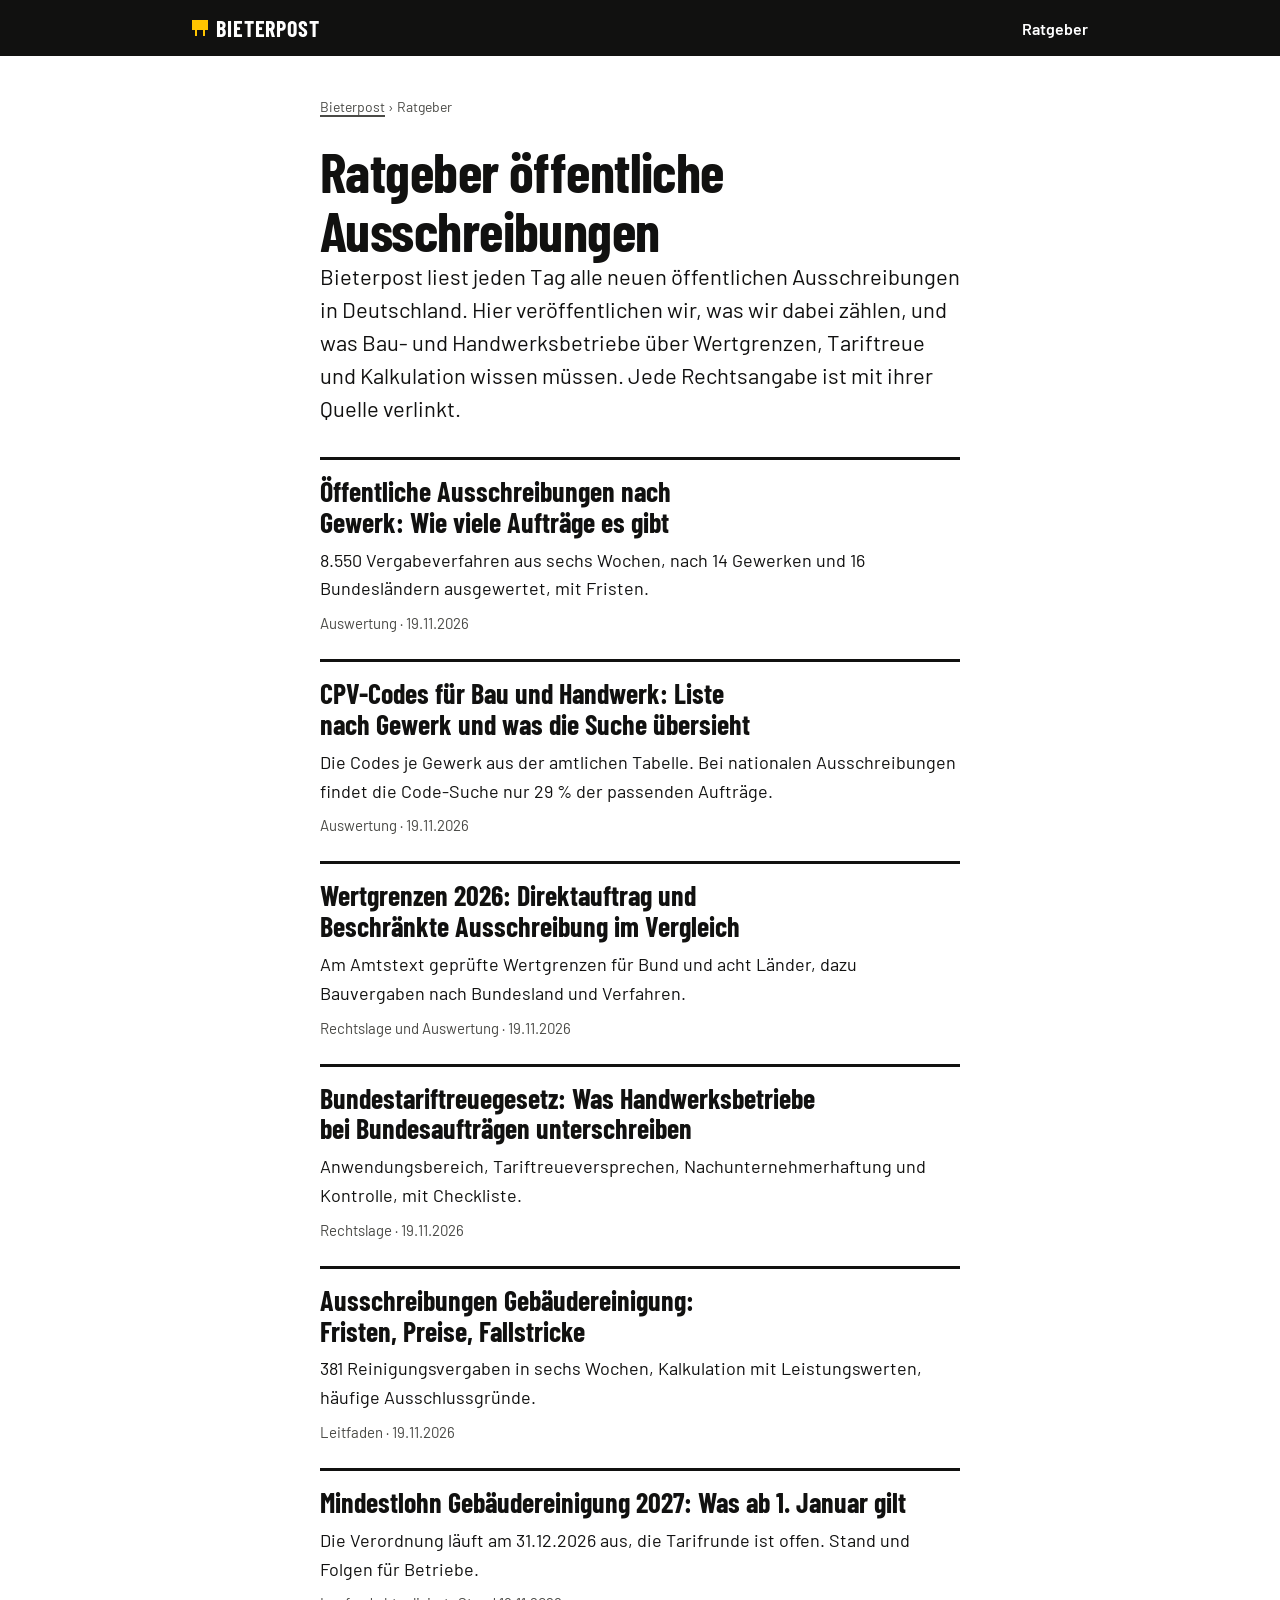
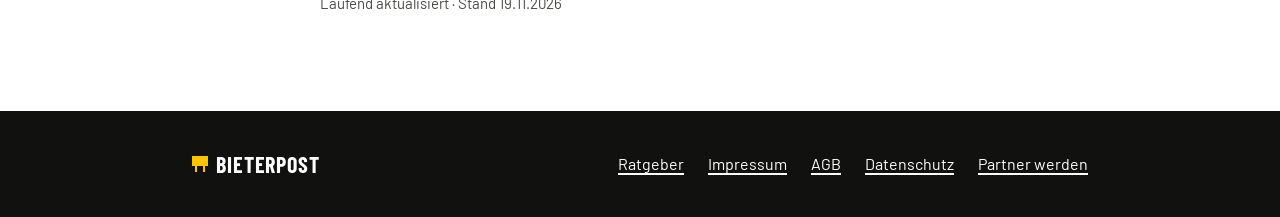
<file: ratgeber/index.html>
<!doctype html>
<html lang="de">
<head>
<meta charset="utf-8">
<meta name="viewport" content="width=device-width, initial-scale=1">
<meta name="theme-color" content="#111110">
<title>Ratgeber öffentliche Ausschreibungen für Bau und Handwerk · Bieterpost</title>
<meta name="description" content="Zahlen und Rechtslage zu öffentlichen Ausschreibungen für Bau- und Handwerksbetriebe: Ausschreibungen je Gewerk, CPV-Codes, Wertgrenzen 2026, Bundestariftreuegesetz, Gebäudereinigung.">
<link rel="canonical" href="https://bieterpost.de/ratgeber/">
<meta property="og:type" content="website">
<meta property="og:locale" content="de_DE">
<meta property="og:site_name" content="Bieterpost">
<meta property="og:title" content="Ratgeber öffentliche Ausschreibungen für Bau und Handwerk">
<meta property="og:description" content="Eigene Auswertungen und geprüfte Rechtslage zu öffentlichen Aufträgen für Bau- und Handwerksbetriebe.">
<meta property="og:url" content="https://bieterpost.de/ratgeber/">
<meta property="og:image" content="https://bieterpost.de/og.png">
<link rel="icon" href="/favicon.svg" type="image/svg+xml">
<link rel="stylesheet" href="/ratgeber/ratgeber.css">
<script src="/affiliate.js" defer></script>
</head>
<body>
<header class="kopf"><div class="rahmen">
  <a class="marke" href="/" aria-label="Bieterpost, Startseite">Bieterpost</a>
  <nav aria-label="Hauptnavigation"><a href="/ratgeber/" aria-current="page">Ratgeber</a></nav>
</div></header>

<main class="rahmen">
  <p class="pfad"><a href="/">Bieterpost</a> › Ratgeber</p>
  <h1>Ratgeber öffentliche Ausschreibungen</h1>
  <p class="lead">Bieterpost liest jeden Tag alle neuen öffentlichen Ausschreibungen in Deutschland. Hier veröffentlichen wir, was wir dabei zählen, und was Bau- und Handwerksbetriebe über Wertgrenzen, Tariftreue und Kalkulation wissen müssen. Jede Rechtsangabe ist mit ihrer Quelle verlinkt.</p>

  <ul class="liste">
    <li>
      <h2><a href="/ratgeber/oeffentliche-ausschreibungen-nach-gewerk/">Öffentliche Ausschreibungen nach Gewerk: Wie viele Aufträge es gibt</a></h2>
      <p>8.550 Vergabeverfahren aus sechs Wochen, nach 14 Gewerken und 16 Bundesländern ausgewertet, mit Fristen.</p>
      <p class="meta">Auswertung · 19.11.2026</p>
    </li>
    <li>
      <h2><a href="/ratgeber/cpv-codes-bau/">CPV-Codes für Bau und Handwerk: Liste nach Gewerk und was die Suche übersieht</a></h2>
      <p>Die Codes je Gewerk aus der amtlichen Tabelle. Bei nationalen Ausschreibungen findet die Code-Suche nur 29 % der passenden Aufträge.</p>
      <p class="meta">Auswertung · 19.11.2026</p>
    </li>
    <li>
      <h2><a href="/ratgeber/wertgrenzen-vergabe-2026/">Wertgrenzen 2026: Direktauftrag und Beschränkte Ausschreibung im Vergleich</a></h2>
      <p>Am Amtstext geprüfte Wertgrenzen für Bund und acht Länder, dazu Bauvergaben nach Bundesland und Verfahren.</p>
      <p class="meta">Rechtslage und Auswertung · 19.11.2026</p>
    </li>
    <li>
      <h2><a href="/ratgeber/tariftreue-bundesauftraege/">Bundestariftreuegesetz: Was Handwerksbetriebe bei Bundesaufträgen unterschreiben</a></h2>
      <p>Anwendungsbereich, Tariftreueversprechen, Nachunternehmerhaftung und Kontrolle, mit Checkliste.</p>
      <p class="meta">Rechtslage · 19.11.2026</p>
    </li>
    <li>
      <h2><a href="/ratgeber/ausschreibungen-gebaeudereinigung/">Ausschreibungen Gebäudereinigung: Fristen, Preise, Fallstricke</a></h2>
      <p>381 Reinigungsvergaben in sechs Wochen, Kalkulation mit Leistungswerten, häufige Ausschlussgründe.</p>
      <p class="meta">Leitfaden · 19.11.2026</p>
    </li>
    <li>
      <h2><a href="/ratgeber/mindestlohn-gebaeudereinigung-2027/">Mindestlohn Gebäudereinigung 2027: Was ab 1. Januar gilt</a></h2>
      <p>Die Verordnung läuft am 31.12.2026 aus, die Tarifrunde ist offen. Stand und Folgen für Betriebe.</p>
      <p class="meta">Laufend aktualisiert · Stand 19.11.2026</p>
    </li>
  </ul>
</main>

<footer class="fuss"><div class="rahmen">
  <a class="marke" href="/" aria-label="Bieterpost, Startseite">Bieterpost</a>
  <nav aria-label="Fußzeile">
    <a href="/ratgeber/">Ratgeber</a>
    <a href="/impressum.html">Impressum</a>
    <a href="/agb.html">AGB</a>
    <a href="/datenschutz.html">Datenschutz</a>
    <a href="https://affiliate.solytics.de/p/bieterpost">Partner werden</a>
  </nav>
</div></footer>
</body>
</html>
</file>
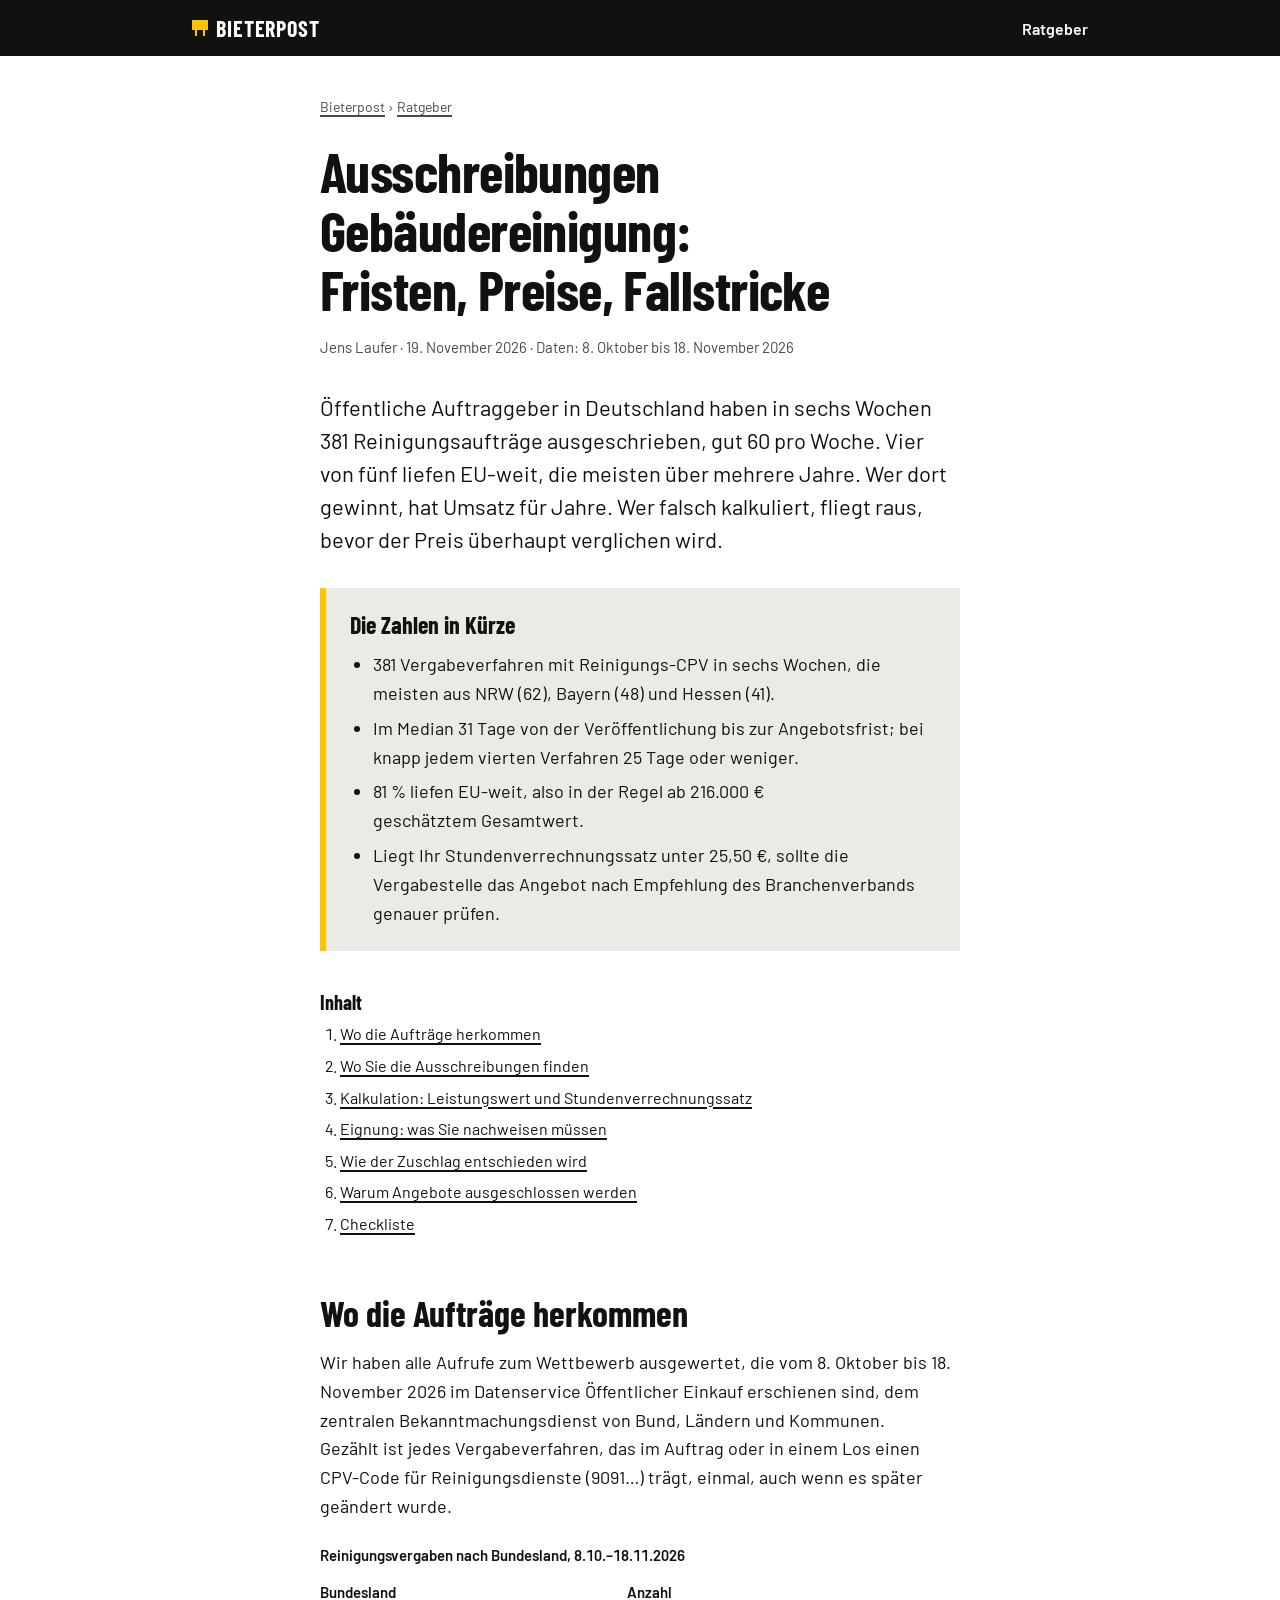
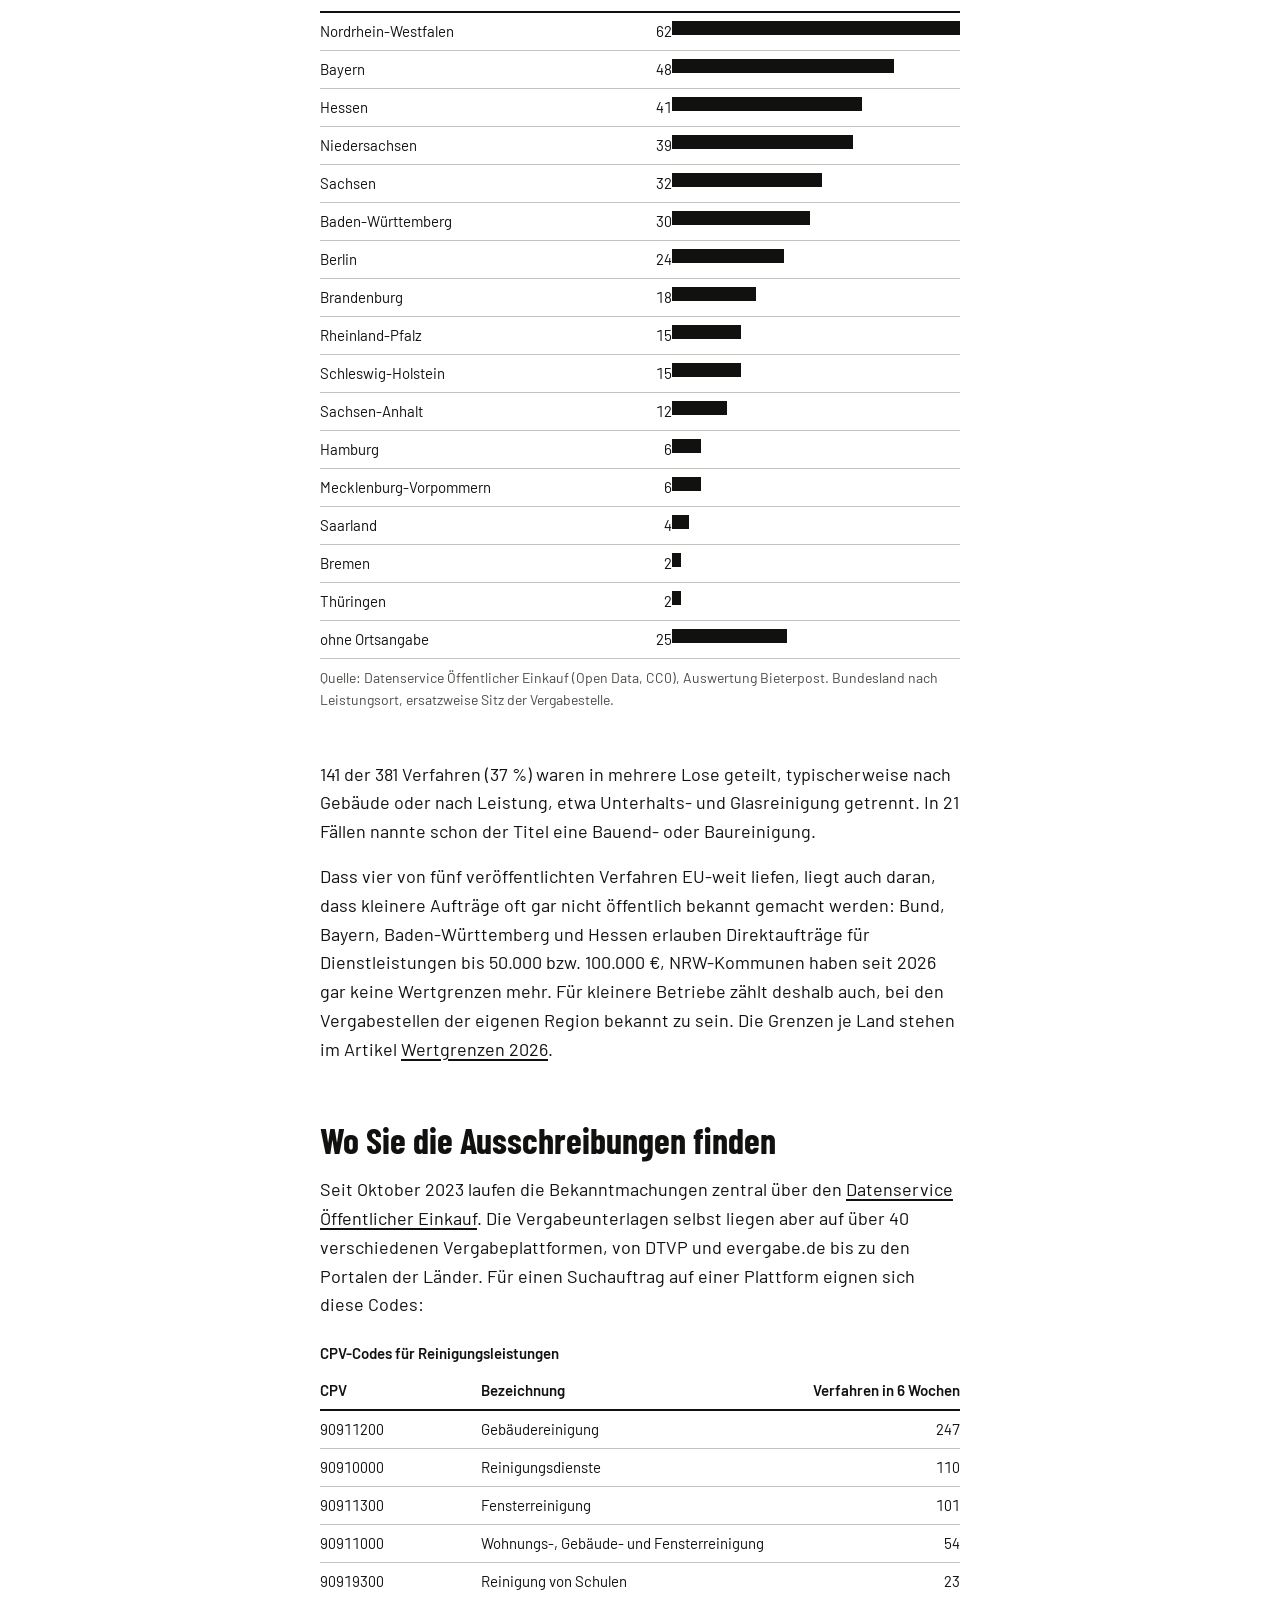
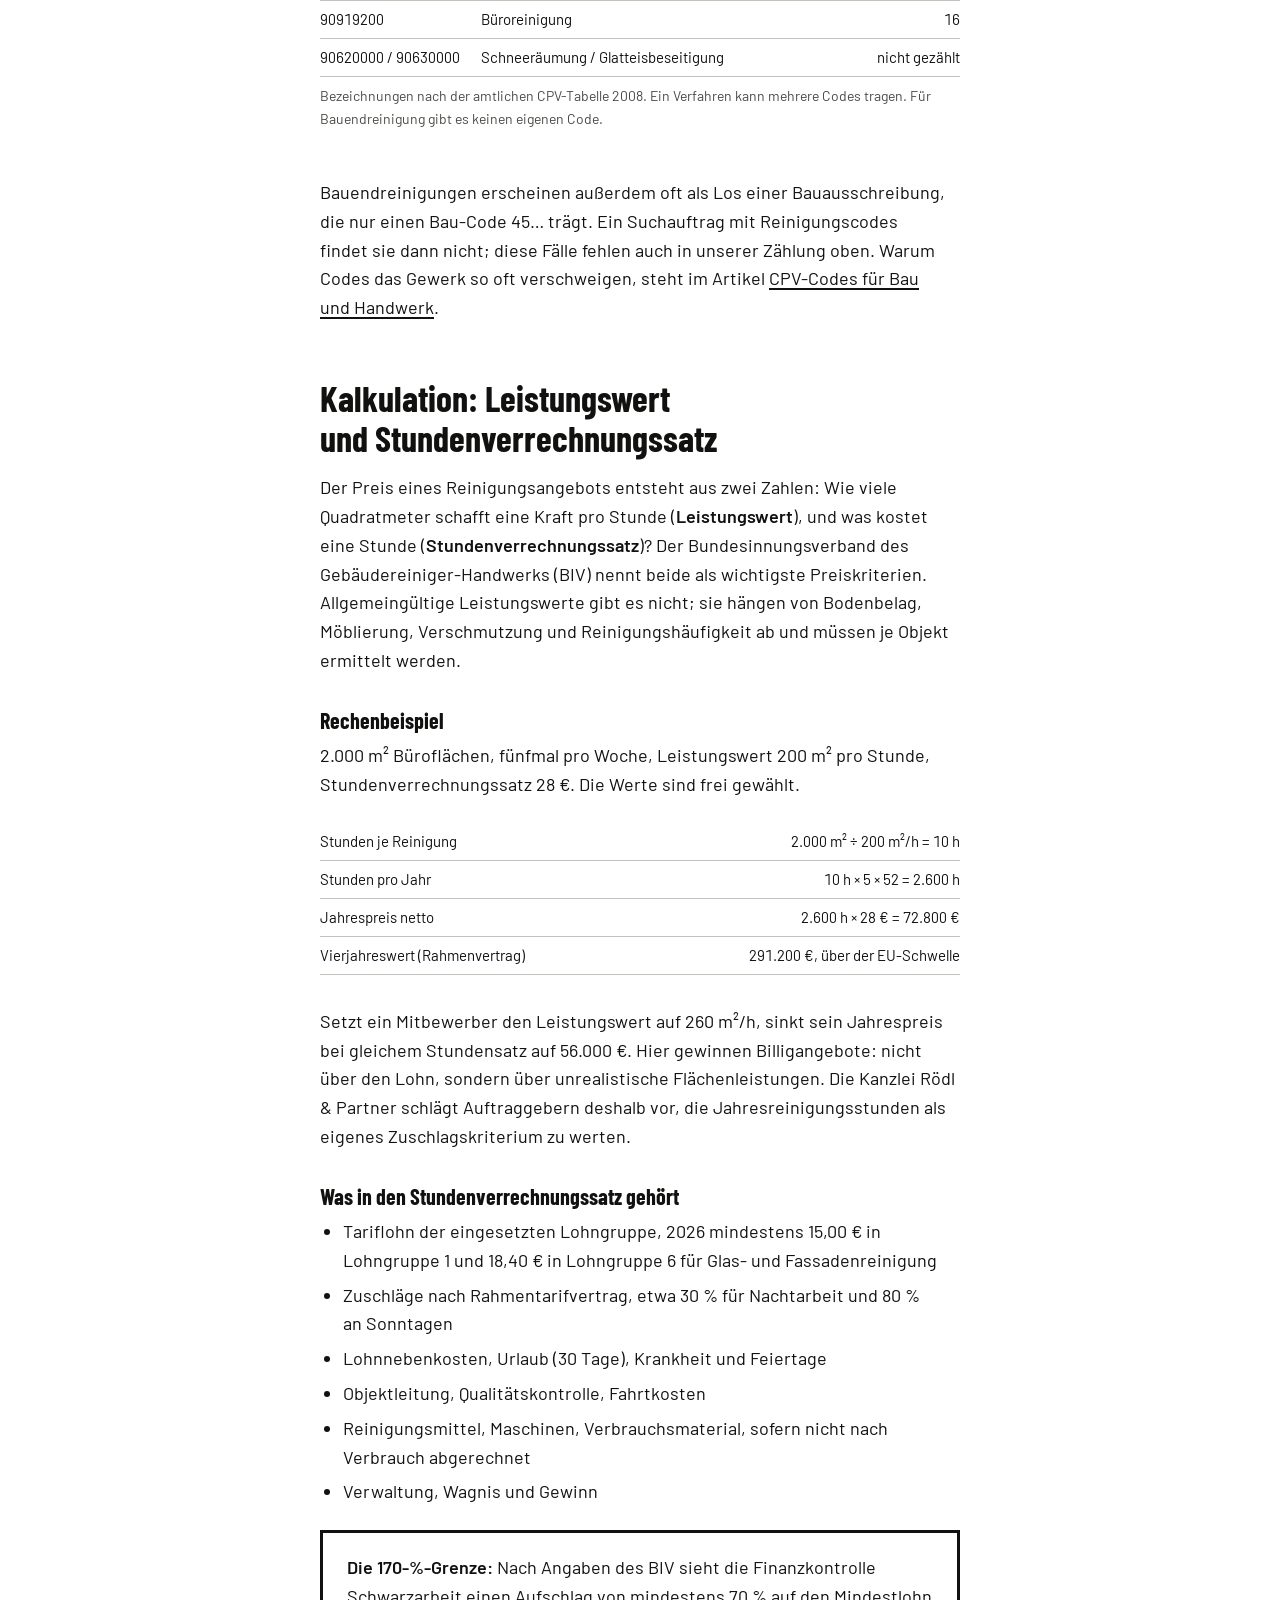
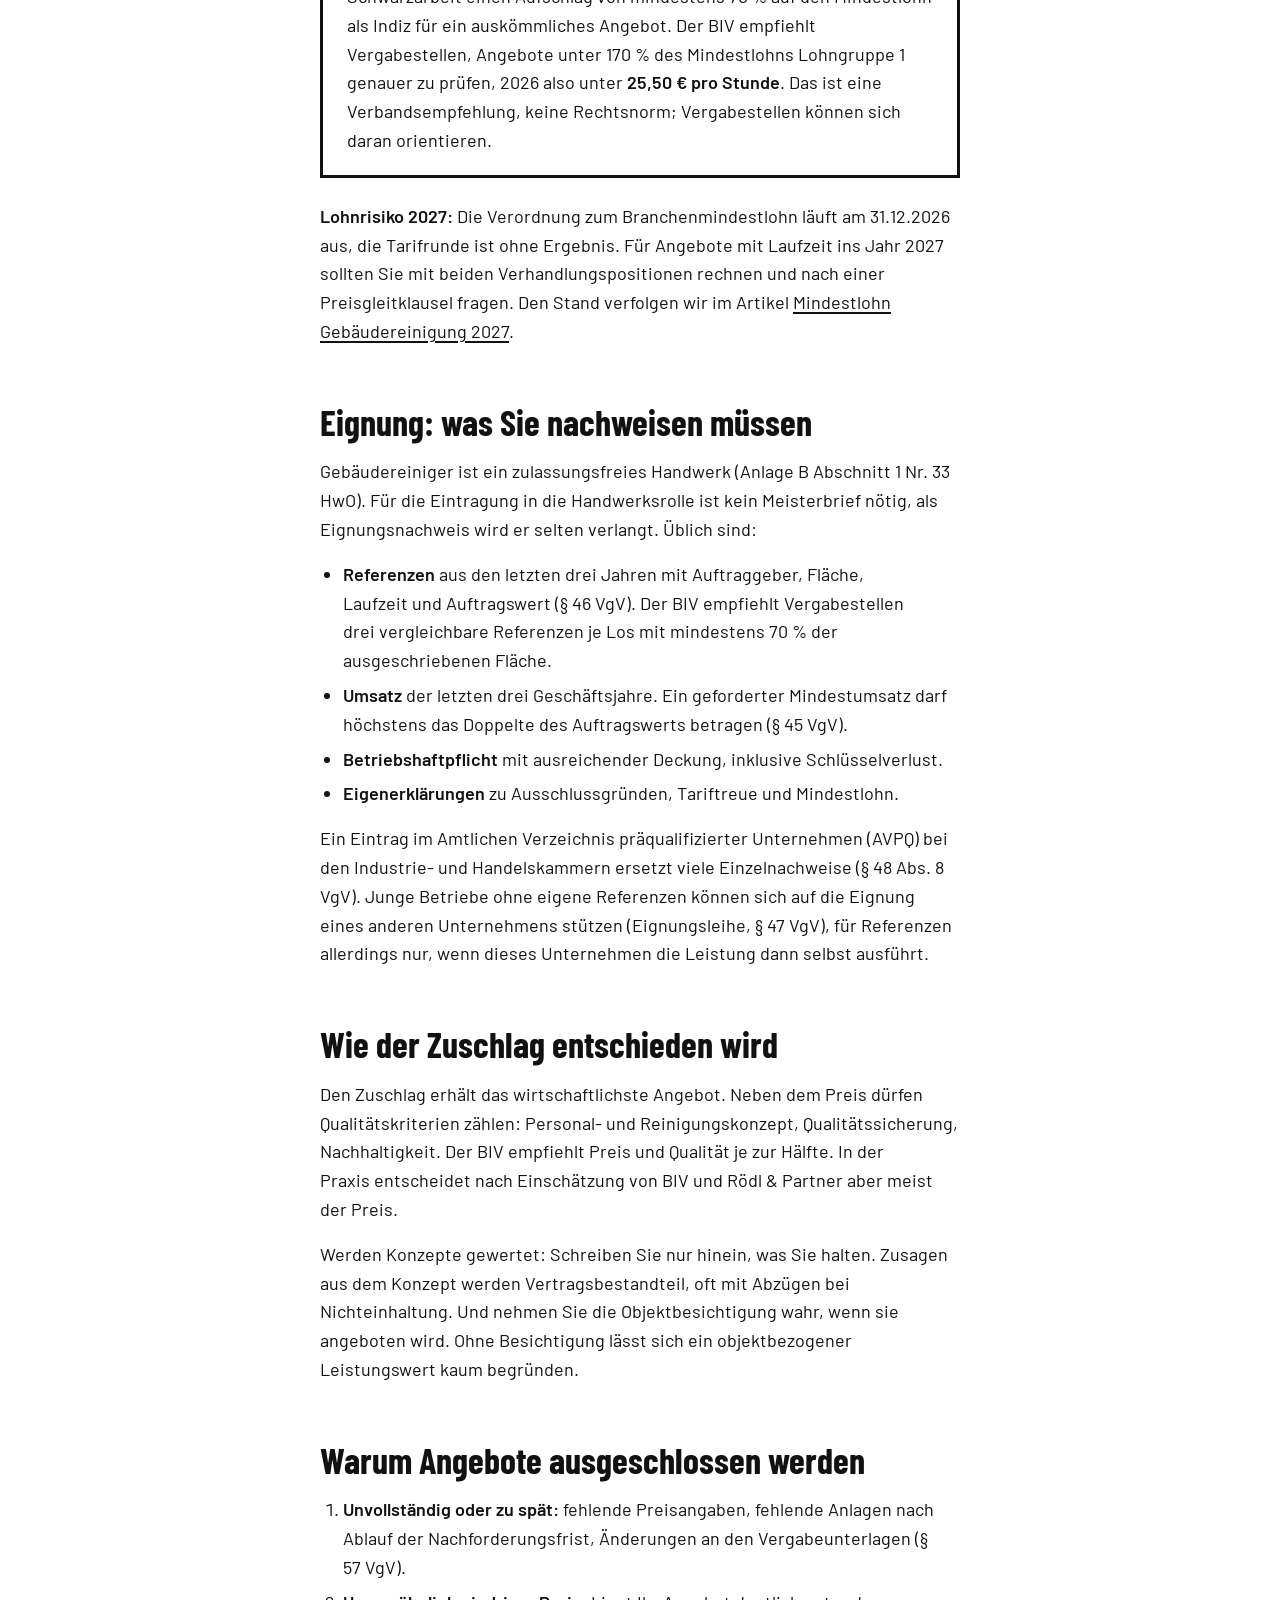
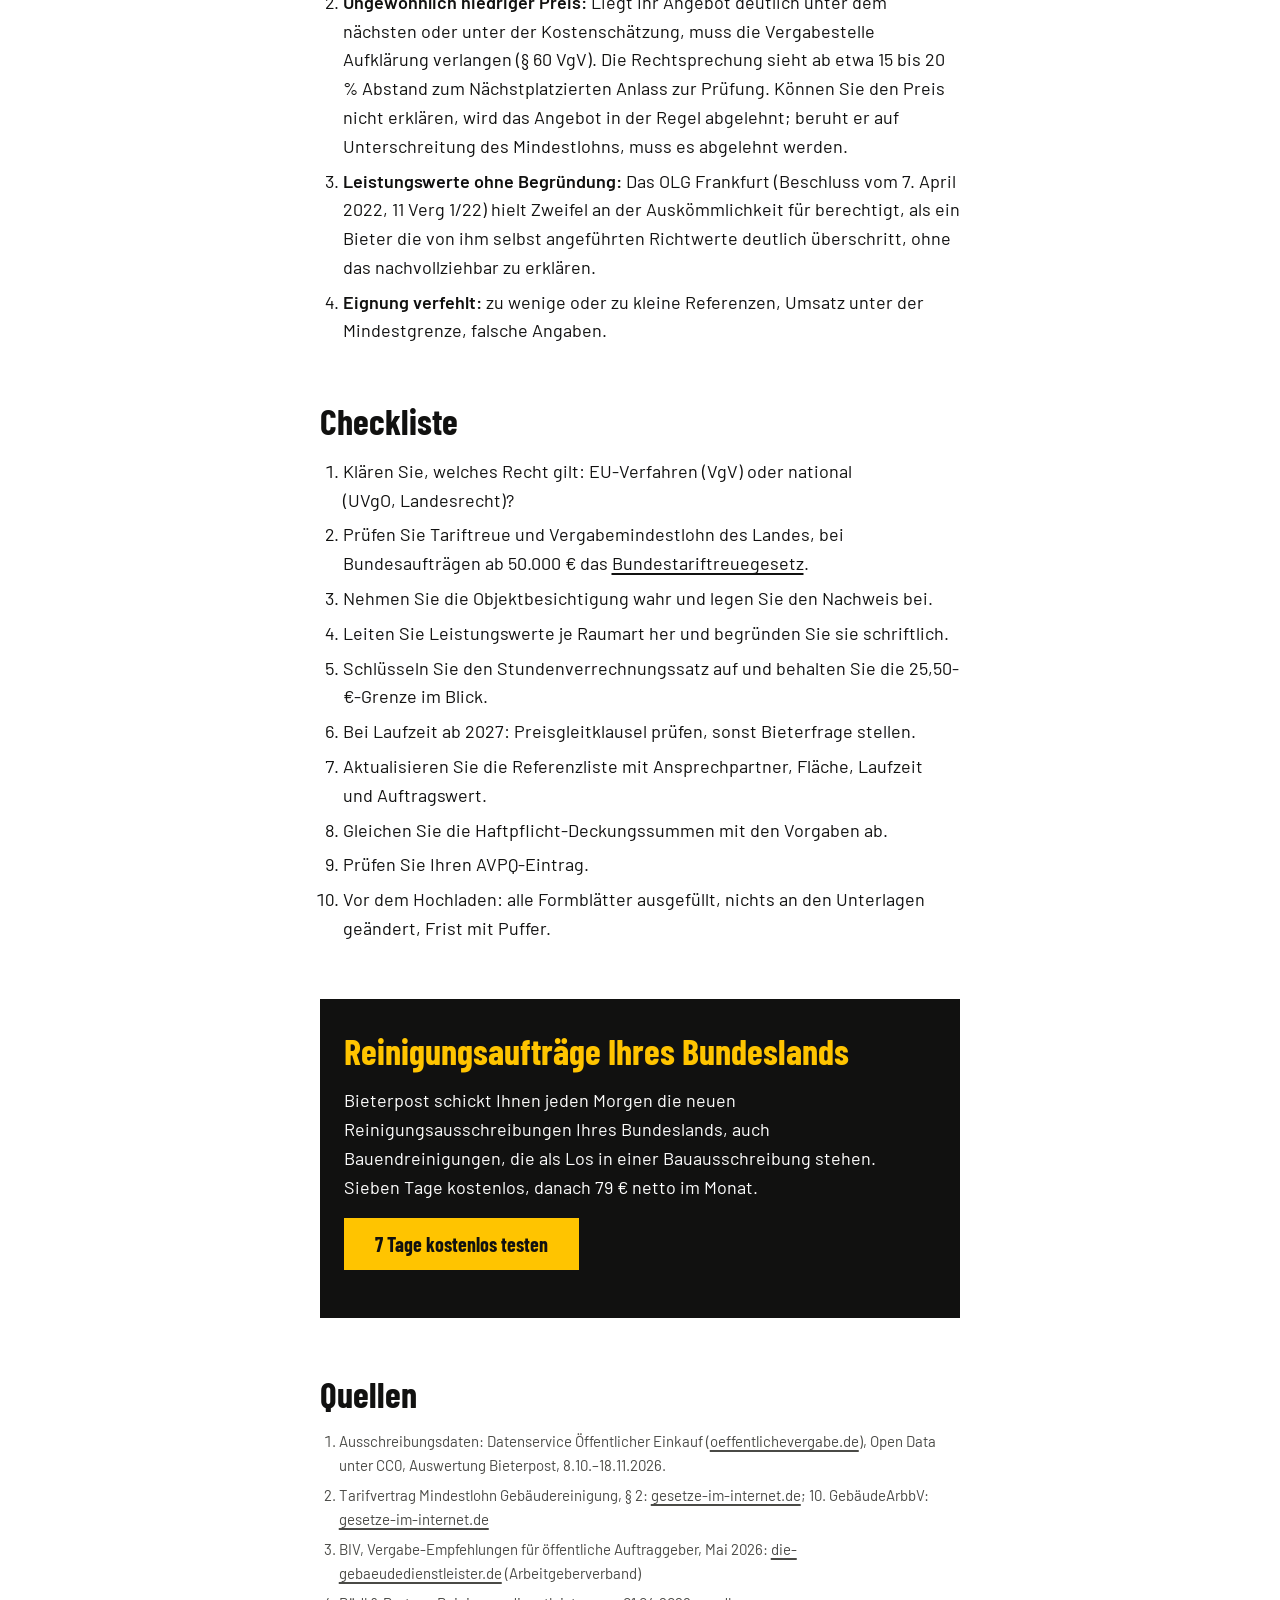
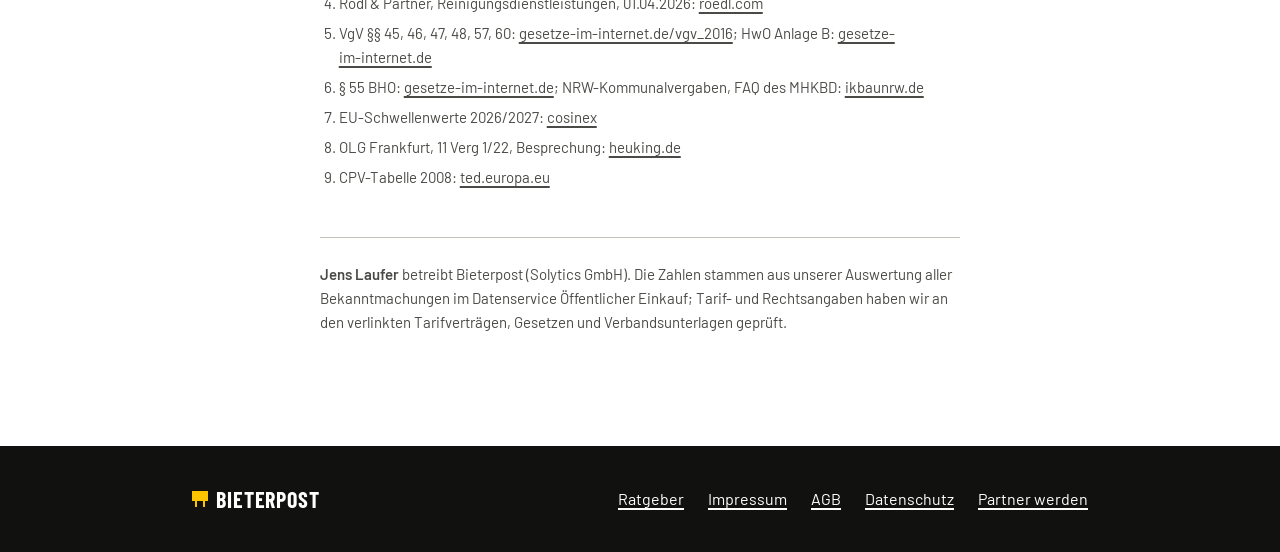
<file: ratgeber/ausschreibungen-gebaeudereinigung/index.html>
<!doctype html>
<html lang="de">
<head>
<meta charset="utf-8">
<meta name="viewport" content="width=device-width, initial-scale=1">
<meta name="theme-color" content="#111110">
<title>Ausschreibungen Gebäudereinigung: Fristen, Preise, Fallstricke</title>
<meta name="description" content="381 öffentliche Reinigungsaufträge in sechs Wochen: wo sie stehen, welche Fristen gelten, wie Sie mit Leistungswerten kalkulieren. Mit Checkliste.">
<link rel="canonical" href="https://bieterpost.de/ratgeber/ausschreibungen-gebaeudereinigung/">
<meta property="og:type" content="article">
<meta property="og:locale" content="de_DE">
<meta property="og:site_name" content="Bieterpost">
<meta property="og:title" content="Ausschreibungen Gebäudereinigung: Fristen, Preise, Fallstricke">
<meta property="og:description" content="Zahlen aus 381 Reinigungsvergaben, Kalkulation mit Leistungswerten und die häufigsten Gründe, warum Angebote ausgeschlossen werden.">
<meta property="og:url" content="https://bieterpost.de/ratgeber/ausschreibungen-gebaeudereinigung/">
<meta property="og:image" content="https://bieterpost.de/og.png">
<meta property="article:published_time" content="2026-11-19">
<meta name="twitter:card" content="summary_large_image">
<link rel="icon" href="/favicon.svg" type="image/svg+xml">
<link rel="stylesheet" href="/ratgeber/ratgeber.css">
<script type="application/ld+json">
{
  "@context": "https://schema.org",
  "@type": "Article",
  "headline": "Ausschreibungen Gebäudereinigung: Fristen, Preise, Fallstricke",
  "description": "Zahlen aus 381 öffentlichen Reinigungsvergaben, Kalkulation mit Leistungswerten und häufige Ausschlussgründe.",
  "datePublished": "2026-11-19",
  "dateModified": "2026-11-19",
  "inLanguage": "de-DE",
  "mainEntityOfPage": "https://bieterpost.de/ratgeber/ausschreibungen-gebaeudereinigung/",
  "image": "https://bieterpost.de/og.png",
  "author": { "@type": "Person", "name": "Jens Laufer" },
  "publisher": { "@type": "Organization", "name": "Solytics GmbH", "url": "https://bieterpost.de/" }
}
</script>
<script type="application/ld+json">
{
  "@context": "https://schema.org",
  "@type": "BreadcrumbList",
  "itemListElement": [
    { "@type": "ListItem", "position": 1, "name": "Bieterpost", "item": "https://bieterpost.de/" },
    { "@type": "ListItem", "position": 2, "name": "Ratgeber", "item": "https://bieterpost.de/ratgeber/" },
    { "@type": "ListItem", "position": 3, "name": "Ausschreibungen Gebäudereinigung" }
  ]
}
</script>
<script src="/affiliate.js" defer></script>
</head>
<body>
<header class="kopf"><div class="rahmen">
  <a class="marke" href="/" aria-label="Bieterpost, Startseite">Bieterpost</a>
  <nav aria-label="Hauptnavigation"><a href="/ratgeber/">Ratgeber</a></nav>
</div></header>

<main class="rahmen">
<article>
  <p class="pfad"><a href="/">Bieterpost</a> › <a href="/ratgeber/">Ratgeber</a></p>
  <h1>Ausschreibungen Gebäudereinigung: Fristen, Preise, Fallstricke</h1>
  <p class="meta">Jens Laufer · 19. November 2026 · Daten: 8. Oktober bis 18. November 2026</p>

  <p class="lead">Öffentliche Auftraggeber in Deutschland haben in sechs Wochen 381 Reinigungsaufträge ausgeschrieben, gut 60 pro Woche. Vier von fünf liefen EU-weit, die meisten über mehrere Jahre. Wer dort gewinnt, hat Umsatz für Jahre. Wer falsch kalkuliert, fliegt raus, bevor der Preis überhaupt verglichen wird.</p>

  <section class="kurz" aria-labelledby="kurz">
    <h2 id="kurz">Die Zahlen in Kürze</h2>
    <ul>
      <li>381 Vergabeverfahren mit Reinigungs-CPV in sechs Wochen, die meisten aus NRW (62), Bayern (48) und Hessen (41).</li>
      <li>Im Median 31 Tage von der Veröffentlichung bis zur Angebotsfrist; bei knapp jedem vierten Verfahren 25 Tage oder weniger.</li>
      <li>81 % liefen EU-weit, also in der Regel ab 216.000 € geschätztem Gesamtwert.</li>
      <li>Liegt Ihr Stundenverrechnungssatz unter 25,50 €, sollte die Vergabestelle das Angebot nach Empfehlung des Branchenverbands genauer prüfen.</li>
    </ul>
  </section>

  <nav class="inhalt" aria-labelledby="inhalt">
    <h2 id="inhalt">Inhalt</h2>
    <ol>
      <li><a href="#zahlen">Wo die Aufträge herkommen</a></li>
      <li><a href="#finden">Wo Sie die Ausschreibungen finden</a></li>
      <li><a href="#kalkulation">Kalkulation: Leistungswert und Stundenverrechnungssatz</a></li>
      <li><a href="#eignung">Eignung: was Sie nachweisen müssen</a></li>
      <li><a href="#zuschlag">Wie der Zuschlag entschieden wird</a></li>
      <li><a href="#ausschluss">Warum Angebote ausgeschlossen werden</a></li>
      <li><a href="#checkliste">Checkliste</a></li>
    </ol>
  </nav>

  <h2 id="zahlen">Wo die Aufträge herkommen</h2>
  <p>Wir haben alle Aufrufe zum Wettbewerb ausgewertet, die vom 8. Oktober bis 18. November 2026 im Datenservice Öffentlicher Einkauf erschienen sind, dem zentralen Bekanntmachungsdienst von Bund, Ländern und Kommunen. Gezählt ist jedes Vergabeverfahren, das im Auftrag oder in einem Los einen CPV-Code für Reinigungsdienste (9091…) trägt, einmal, auch wenn es später geändert wurde.</p>

  <div class="tabelle">
  <table class="balken">
    <caption>Reinigungsvergaben nach Bundesland, 8.10.–18.11.2026</caption>
    <thead><tr><th scope="col">Bundesland</th><th scope="col" class="zahl">Anzahl</th><th scope="col"><span class="sr">Balken</span></th></tr></thead>
    <tbody>
      <tr><td>Nordrhein-Westfalen</td><td class="zahl">62</td><td class="bar"><span class="b" style="width:100%"></span></td></tr>
      <tr><td>Bayern</td><td class="zahl">48</td><td class="bar"><span class="b" style="width:77%"></span></td></tr>
      <tr><td>Hessen</td><td class="zahl">41</td><td class="bar"><span class="b" style="width:66%"></span></td></tr>
      <tr><td>Niedersachsen</td><td class="zahl">39</td><td class="bar"><span class="b" style="width:63%"></span></td></tr>
      <tr><td>Sachsen</td><td class="zahl">32</td><td class="bar"><span class="b" style="width:52%"></span></td></tr>
      <tr><td>Baden-Württemberg</td><td class="zahl">30</td><td class="bar"><span class="b" style="width:48%"></span></td></tr>
      <tr><td>Berlin</td><td class="zahl">24</td><td class="bar"><span class="b" style="width:39%"></span></td></tr>
      <tr><td>Brandenburg</td><td class="zahl">18</td><td class="bar"><span class="b" style="width:29%"></span></td></tr>
      <tr><td>Rheinland-Pfalz</td><td class="zahl">15</td><td class="bar"><span class="b" style="width:24%"></span></td></tr>
      <tr><td>Schleswig-Holstein</td><td class="zahl">15</td><td class="bar"><span class="b" style="width:24%"></span></td></tr>
      <tr><td>Sachsen-Anhalt</td><td class="zahl">12</td><td class="bar"><span class="b" style="width:19%"></span></td></tr>
      <tr><td>Hamburg</td><td class="zahl">6</td><td class="bar"><span class="b" style="width:10%"></span></td></tr>
      <tr><td>Mecklenburg-Vorpommern</td><td class="zahl">6</td><td class="bar"><span class="b" style="width:10%"></span></td></tr>
      <tr><td>Saarland</td><td class="zahl">4</td><td class="bar"><span class="b" style="width:6%"></span></td></tr>
      <tr><td>Bremen</td><td class="zahl">2</td><td class="bar"><span class="b" style="width:3%"></span></td></tr>
      <tr><td>Thüringen</td><td class="zahl">2</td><td class="bar"><span class="b" style="width:3%"></span></td></tr>
      <tr><td>ohne Ortsangabe</td><td class="zahl">25</td><td class="bar"><span class="b" style="width:40%"></span></td></tr>
    </tbody>
  </table>
  <p class="quelle">Quelle: Datenservice Öffentlicher Einkauf (Open Data, CC0), Auswertung Bieterpost. Bundesland nach Leistungsort, ersatzweise Sitz der Vergabestelle.</p>
  </div>

  <p>141 der 381 Verfahren (37 %) waren in mehrere Lose geteilt, typischerweise nach Gebäude oder nach Leistung, etwa Unterhalts- und Glasreinigung getrennt. In 21 Fällen nannte schon der Titel eine Bauend- oder Baureinigung.</p>
  <p>Dass vier von fünf veröffentlichten Verfahren EU-weit liefen, liegt auch daran, dass kleinere Aufträge oft gar nicht öffentlich bekannt gemacht werden: Bund, Bayern, Baden-Württemberg und Hessen erlauben Direktaufträge für Dienstleistungen bis 50.000 bzw. 100.000 €, NRW-Kommunen haben seit 2026 gar keine Wertgrenzen mehr. Für kleinere Betriebe zählt deshalb auch, bei den Vergabestellen der eigenen Region bekannt zu sein. Die Grenzen je Land stehen im Artikel <a href="/ratgeber/wertgrenzen-vergabe-2026/">Wertgrenzen 2026</a>.</p>

  <h2 id="finden">Wo Sie die Ausschreibungen finden</h2>
  <p>Seit Oktober 2023 laufen die Bekanntmachungen zentral über den <a href="https://oeffentlichevergabe.de/">Datenservice Öffentlicher Einkauf</a>. Die Vergabeunterlagen selbst liegen aber auf über 40 verschiedenen Vergabeplattformen, von DTVP und evergabe.de bis zu den Portalen der Länder. Für einen Suchauftrag auf einer Plattform eignen sich diese Codes:</p>
  <div class="tabelle">
  <table>
    <caption>CPV-Codes für Reinigungsleistungen</caption>
    <thead><tr><th scope="col">CPV</th><th scope="col">Bezeichnung</th><th scope="col" class="zahl">Verfahren in 6 Wochen</th></tr></thead>
    <tbody>
      <tr><td>90911200</td><td>Gebäudereinigung</td><td class="zahl">247</td></tr>
      <tr><td>90910000</td><td>Reinigungsdienste</td><td class="zahl">110</td></tr>
      <tr><td>90911300</td><td>Fensterreinigung</td><td class="zahl">101</td></tr>
      <tr><td>90911000</td><td>Wohnungs-, Gebäude- und Fensterreinigung</td><td class="zahl">54</td></tr>
      <tr><td>90919300</td><td>Reinigung von Schulen</td><td class="zahl">23</td></tr>
      <tr><td>90919200</td><td>Büroreinigung</td><td class="zahl">16</td></tr>
      <tr><td>90620000 / 90630000</td><td>Schneeräumung / Glatteisbeseitigung</td><td class="zahl">nicht gezählt</td></tr>
    </tbody>
  </table>
  <p class="quelle">Bezeichnungen nach der amtlichen CPV-Tabelle 2008. Ein Verfahren kann mehrere Codes tragen. Für Bauendreinigung gibt es keinen eigenen Code.</p>
  </div>
  <p>Bauendreinigungen erscheinen außerdem oft als Los einer Bauausschreibung, die nur einen Bau-Code 45… trägt. Ein Suchauftrag mit Reinigungscodes findet sie dann nicht; diese Fälle fehlen auch in unserer Zählung oben. Warum Codes das Gewerk so oft verschweigen, steht im Artikel <a href="/ratgeber/cpv-codes-bau/">CPV-Codes für Bau und Handwerk</a>.</p>

  <h2 id="kalkulation">Kalkulation: Leistungswert und Stundenverrechnungssatz</h2>
  <p>Der Preis eines Reinigungsangebots entsteht aus zwei Zahlen: Wie viele Quadratmeter schafft eine Kraft pro Stunde (<strong>Leistungswert</strong>), und was kostet eine Stunde (<strong>Stundenverrechnungssatz</strong>)? Der Bundesinnungsverband des Gebäudereiniger-Handwerks (BIV) nennt beide als wichtigste Preiskriterien. Allgemeingültige Leistungswerte gibt es nicht; sie hängen von Bodenbelag, Möblierung, Verschmutzung und Reinigungshäufigkeit ab und müssen je Objekt ermittelt werden.</p>
  <h3>Rechenbeispiel</h3>
  <p>2.000 m² Büroflächen, fünfmal pro Woche, Leistungswert 200 m² pro Stunde, Stundenverrechnungssatz 28 €. Die Werte sind frei gewählt.</p>
  <div class="tabelle">
  <table>
    <tbody>
      <tr><td>Stunden je Reinigung</td><td class="zahl">2.000 m² ÷ 200 m²/h = 10 h</td></tr>
      <tr><td>Stunden pro Jahr</td><td class="zahl">10 h × 5 × 52 = 2.600 h</td></tr>
      <tr><td>Jahrespreis netto</td><td class="zahl">2.600 h × 28 € = 72.800 €</td></tr>
      <tr><td>Vierjahreswert (Rahmenvertrag)</td><td class="zahl">291.200 €, über der EU-Schwelle</td></tr>
    </tbody>
  </table>
  </div>
  <p>Setzt ein Mitbewerber den Leistungswert auf 260 m²/h, sinkt sein Jahrespreis bei gleichem Stundensatz auf 56.000 €. Hier gewinnen Billigangebote: nicht über den Lohn, sondern über unrealistische Flächenleistungen. Die Kanzlei Rödl &amp; Partner schlägt Auftraggebern deshalb vor, die Jahresreinigungsstunden als eigenes Zuschlagskriterium zu werten.</p>
  <h3>Was in den Stundenverrechnungssatz gehört</h3>
  <ul>
    <li>Tariflohn der eingesetzten Lohngruppe, 2026 mindestens 15,00 € in Lohngruppe 1 und 18,40 € in Lohngruppe 6 für Glas- und Fassadenreinigung</li>
    <li>Zuschläge nach Rahmentarifvertrag, etwa 30 % für Nachtarbeit und 80 % an Sonntagen</li>
    <li>Lohnnebenkosten, Urlaub (30 Tage), Krankheit und Feiertage</li>
    <li>Objektleitung, Qualitätskontrolle, Fahrtkosten</li>
    <li>Reinigungsmittel, Maschinen, Verbrauchsmaterial, sofern nicht nach Verbrauch abgerechnet</li>
    <li>Verwaltung, Wagnis und Gewinn</li>
  </ul>
  <div class="hinweis">
    <p><strong>Die 170-%-Grenze:</strong> Nach Angaben des BIV sieht die Finanzkontrolle Schwarzarbeit einen Aufschlag von mindestens 70 % auf den Mindestlohn als Indiz für ein auskömmliches Angebot. Der BIV empfiehlt Vergabestellen, Angebote unter 170 % des Mindestlohns Lohngruppe 1 genauer zu prüfen, 2026 also unter <strong>25,50 € pro Stunde</strong>. Das ist eine Verbandsempfehlung, keine Rechtsnorm; Vergabestellen können sich daran orientieren.</p>
  </div>
  <p><strong>Lohnrisiko 2027:</strong> Die Verordnung zum Branchenmindestlohn läuft am 31.12.2026 aus, die Tarifrunde ist ohne Ergebnis. Für Angebote mit Laufzeit ins Jahr 2027 sollten Sie mit beiden Verhandlungspositionen rechnen und nach einer Preisgleitklausel fragen. Den Stand verfolgen wir im Artikel <a href="/ratgeber/mindestlohn-gebaeudereinigung-2027/">Mindestlohn Gebäudereinigung 2027</a>.</p>

  <h2 id="eignung">Eignung: was Sie nachweisen müssen</h2>
  <p>Gebäudereiniger ist ein zulassungsfreies Handwerk (Anlage B Abschnitt 1 Nr. 33 HwO). Für die Eintragung in die Handwerksrolle ist kein Meisterbrief nötig, als Eignungsnachweis wird er selten verlangt. Üblich sind:</p>
  <ul>
    <li><strong>Referenzen</strong> aus den letzten drei Jahren mit Auftraggeber, Fläche, Laufzeit und Auftragswert (§ 46 VgV). Der BIV empfiehlt Vergabestellen drei vergleichbare Referenzen je Los mit mindestens 70 % der ausgeschriebenen Fläche.</li>
    <li><strong>Umsatz</strong> der letzten drei Geschäftsjahre. Ein geforderter Mindestumsatz darf höchstens das Doppelte des Auftragswerts betragen (§ 45 VgV).</li>
    <li><strong>Betriebshaftpflicht</strong> mit ausreichender Deckung, inklusive Schlüsselverlust.</li>
    <li><strong>Eigenerklärungen</strong> zu Ausschlussgründen, Tariftreue und Mindestlohn.</li>
  </ul>
  <p>Ein Eintrag im Amtlichen Verzeichnis präqualifizierter Unternehmen (AVPQ) bei den Industrie- und Handelskammern ersetzt viele Einzelnachweise (§ 48 Abs. 8 VgV). Junge Betriebe ohne eigene Referenzen können sich auf die Eignung eines anderen Unternehmens stützen (Eignungsleihe, § 47 VgV), für Referenzen allerdings nur, wenn dieses Unternehmen die Leistung dann selbst ausführt.</p>

  <h2 id="zuschlag">Wie der Zuschlag entschieden wird</h2>
  <p>Den Zuschlag erhält das wirtschaftlichste Angebot. Neben dem Preis dürfen Qualitätskriterien zählen: Personal- und Reinigungskonzept, Qualitätssicherung, Nachhaltigkeit. Der BIV empfiehlt Preis und Qualität je zur Hälfte. In der Praxis entscheidet nach Einschätzung von BIV und Rödl &amp; Partner aber meist der Preis.</p>
  <p>Werden Konzepte gewertet: Schreiben Sie nur hinein, was Sie halten. Zusagen aus dem Konzept werden Vertragsbestandteil, oft mit Abzügen bei Nichteinhaltung. Und nehmen Sie die Objektbesichtigung wahr, wenn sie angeboten wird. Ohne Besichtigung lässt sich ein objektbezogener Leistungswert kaum begründen.</p>

  <h2 id="ausschluss">Warum Angebote ausgeschlossen werden</h2>
  <ol>
    <li><strong>Unvollständig oder zu spät:</strong> fehlende Preisangaben, fehlende Anlagen nach Ablauf der Nachforderungsfrist, Änderungen an den Vergabeunterlagen (§ 57 VgV).</li>
    <li><strong>Ungewöhnlich niedriger Preis:</strong> Liegt Ihr Angebot deutlich unter dem nächsten oder unter der Kostenschätzung, muss die Vergabestelle Aufklärung verlangen (§ 60 VgV). Die Rechtsprechung sieht ab etwa 15 bis 20 % Abstand zum Nächstplatzierten Anlass zur Prüfung. Können Sie den Preis nicht erklären, wird das Angebot in der Regel abgelehnt; beruht er auf Unterschreitung des Mindestlohns, muss es abgelehnt werden.</li>
    <li><strong>Leistungswerte ohne Begründung:</strong> Das OLG Frankfurt (Beschluss vom 7. April 2022, 11 Verg 1/22) hielt Zweifel an der Auskömmlichkeit für berechtigt, als ein Bieter die von ihm selbst angeführten Richtwerte deutlich überschritt, ohne das nachvollziehbar zu erklären.</li>
    <li><strong>Eignung verfehlt:</strong> zu wenige oder zu kleine Referenzen, Umsatz unter der Mindestgrenze, falsche Angaben.</li>
  </ol>

  <h2 id="checkliste">Checkliste</h2>
  <ol>
    <li>Klären Sie, welches Recht gilt: EU-Verfahren (VgV) oder national (UVgO, Landesrecht)?</li>
    <li>Prüfen Sie Tariftreue und Vergabemindestlohn des Landes, bei Bundesaufträgen ab 50.000 € das <a href="/ratgeber/tariftreue-bundesauftraege/">Bundestariftreuegesetz</a>.</li>
    <li>Nehmen Sie die Objektbesichtigung wahr und legen Sie den Nachweis bei.</li>
    <li>Leiten Sie Leistungswerte je Raumart her und begründen Sie sie schriftlich.</li>
    <li>Schlüsseln Sie den Stundenverrechnungssatz auf und behalten Sie die 25,50-€-Grenze im Blick.</li>
    <li>Bei Laufzeit ab 2027: Preisgleitklausel prüfen, sonst Bieterfrage stellen.</li>
    <li>Aktualisieren Sie die Referenzliste mit Ansprechpartner, Fläche, Laufzeit und Auftragswert.</li>
    <li>Gleichen Sie die Haftpflicht-Deckungssummen mit den Vorgaben ab.</li>
    <li>Prüfen Sie Ihren AVPQ-Eintrag.</li>
    <li>Vor dem Hochladen: alle Formblätter ausgefüllt, nichts an den Unterlagen geändert, Frist mit Puffer.</li>
  </ol>

  <section class="aufruf" aria-labelledby="aufruf">
    <h2 id="aufruf">Reinigungsaufträge Ihres Bundeslands</h2>
    <p>Bieterpost schickt Ihnen jeden Morgen die neuen Reinigungsausschreibungen Ihres Bundeslands, auch Bauendreinigungen, die als Los in einer Bauausschreibung stehen. Sieben Tage kostenlos, danach 79 € netto im Monat.</p>
    <p><a class="btn" href="/#testen">7 Tage kostenlos testen</a></p>
  </section>

  <h2 id="quellen">Quellen</h2>
  <ol class="quellen">
    <li>Ausschreibungsdaten: Datenservice Öffentlicher Einkauf (<a href="https://oeffentlichevergabe.de/">oeffentlichevergabe.de</a>), Open Data unter CC0, Auswertung Bieterpost, 8.10.–18.11.2026.</li>
    <li>Tarifvertrag Mindestlohn Gebäudereinigung, § 2: <a href="https://www.gesetze-im-internet.de/tvmindestlohngeb_ude_2024/__2.html">gesetze-im-internet.de</a>; 10. GebäudeArbbV: <a href="https://www.gesetze-im-internet.de/geb_udearbbv_10/BJNR0160A0025.html">gesetze-im-internet.de</a></li>
    <li>BIV, Vergabe-Empfehlungen für öffentliche Auftraggeber, Mai 2026: <a href="https://www.die-gebaeudedienstleister.de/wp-content/uploads/2026/05/BIV_Vergabe-Empfehlungen_oeffentlVergabe_Mai26.pdf">die-gebaeudedienstleister.de</a> (Arbeitgeberverband)</li>
    <li>Rödl &amp; Partner, Reinigungsdienstleistungen, 01.04.2026: <a href="https://www.roedl.com/insights/reinigungsdienstleistungen/">roedl.com</a></li>
    <li>VgV §§ 45, 46, 47, 48, 57, 60: <a href="https://www.gesetze-im-internet.de/vgv_2016/">gesetze-im-internet.de/vgv_2016</a>; HwO Anlage B: <a href="https://www.gesetze-im-internet.de/hwo/anlage_b.html">gesetze-im-internet.de</a></li>
    <li>§ 55 BHO: <a href="https://www.gesetze-im-internet.de/bho/__55.html">gesetze-im-internet.de</a>; NRW-Kommunalvergaben, FAQ des MHKBD: <a href="https://ikbaunrw.de/kammer-wAssets/docs/Meldungen/2025-10-08-MHKBD-Kommunalvergaben-FAQ-v1-1.pdf">ikbaunrw.de</a></li>
    <li>EU-Schwellenwerte 2026/2027: <a href="https://blog.cosinex.de/2025/10/27/eu-schwellenwerte-2026-2027/">cosinex</a></li>
    <li>OLG Frankfurt, 11 Verg 1/22, Besprechung: <a href="https://www.heuking.de/de/news-events/newsletter-fachbeitraege/artikel/keine-antragsbefugnis-wenn-keine-chance-auf-zuschlag.html">heuking.de</a></li>
    <li>CPV-Tabelle 2008: <a href="https://ted.europa.eu/documents/d/ted/cpv_2008_xls">ted.europa.eu</a></li>
  </ol>

  <p class="autor"><strong>Jens Laufer</strong> betreibt Bieterpost (Solytics GmbH). Die Zahlen stammen aus unserer Auswertung aller Bekanntmachungen im Datenservice Öffentlicher Einkauf; Tarif- und Rechtsangaben haben wir an den verlinkten Tarifverträgen, Gesetzen und Verbandsunterlagen geprüft.</p>
</article>
</main>

<footer class="fuss"><div class="rahmen">
  <a class="marke" href="/" aria-label="Bieterpost, Startseite">Bieterpost</a>
  <nav aria-label="Fußzeile">
    <a href="/ratgeber/">Ratgeber</a>
    <a href="/impressum.html">Impressum</a>
    <a href="/agb.html">AGB</a>
    <a href="/datenschutz.html">Datenschutz</a>
    <a href="https://affiliate.solytics.de/p/bieterpost">Partner werden</a>
  </nav>
</div></footer>
</body>
</html>
</file>
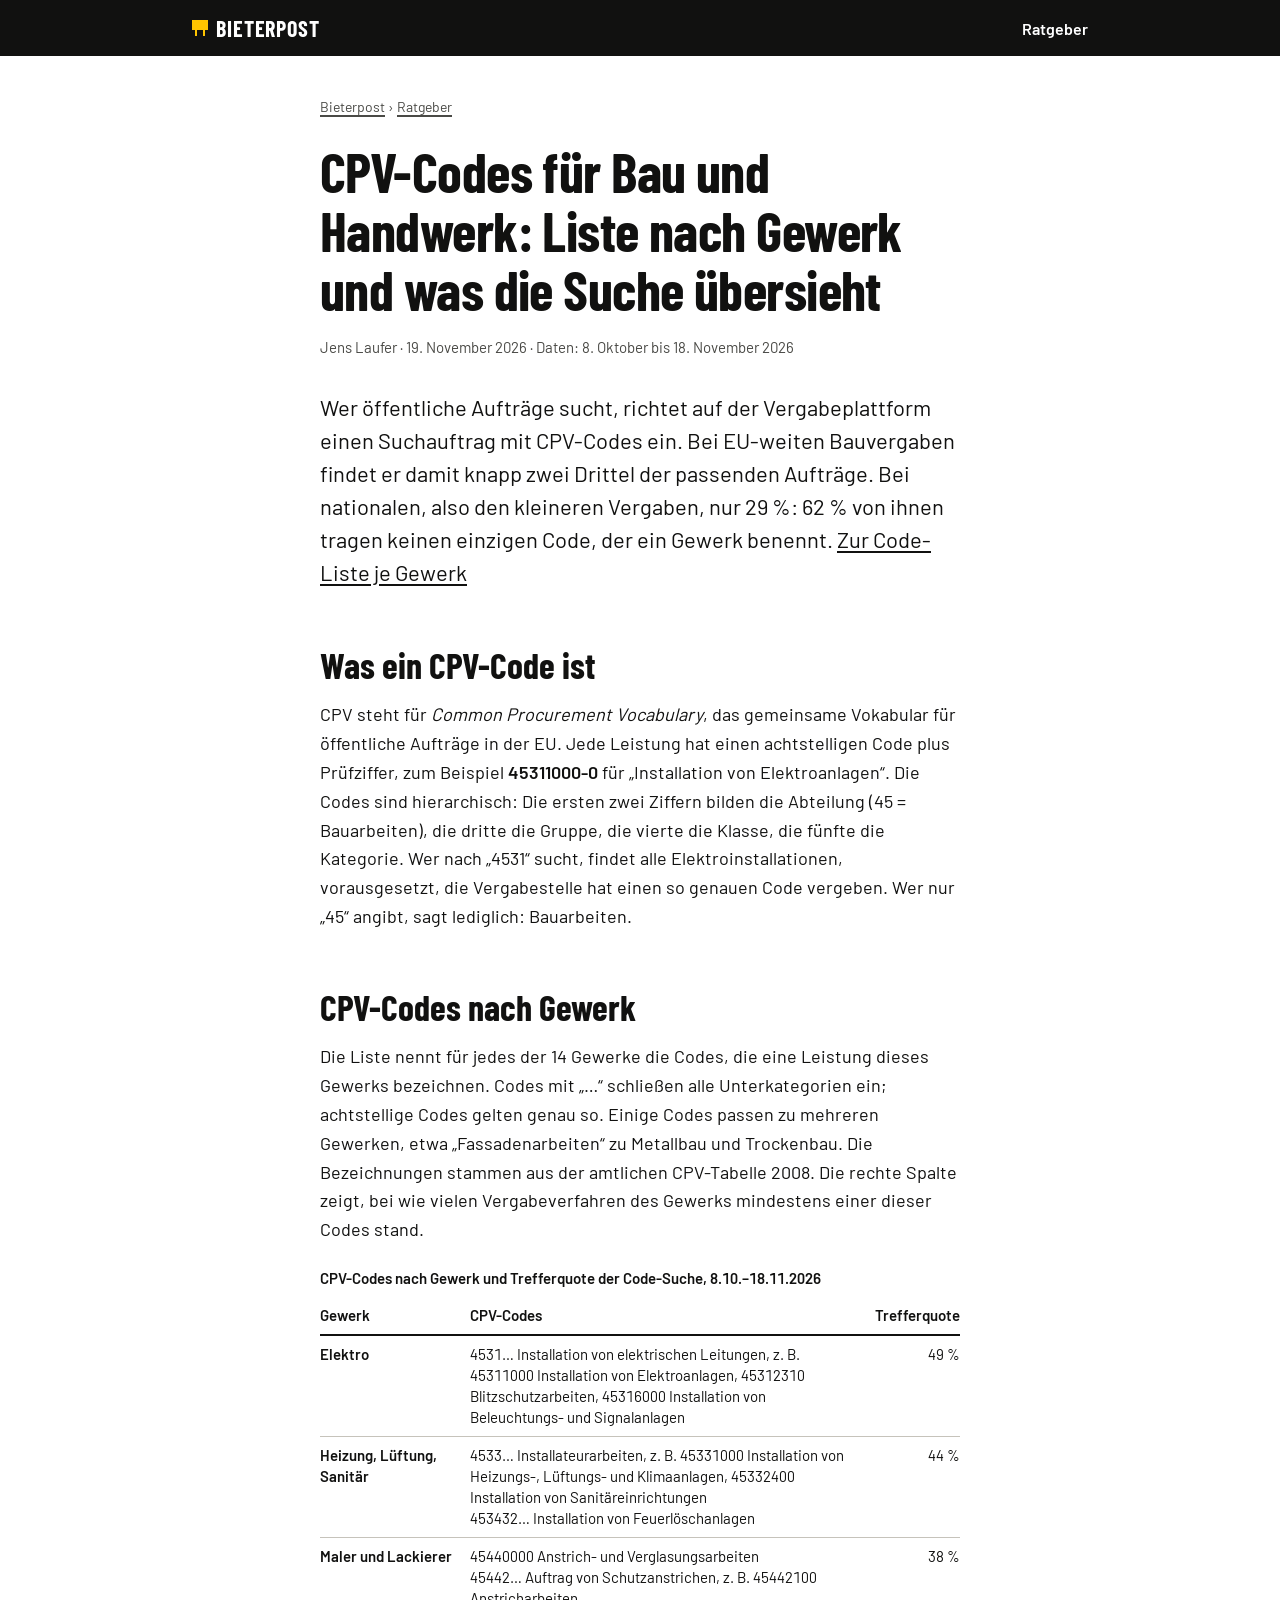
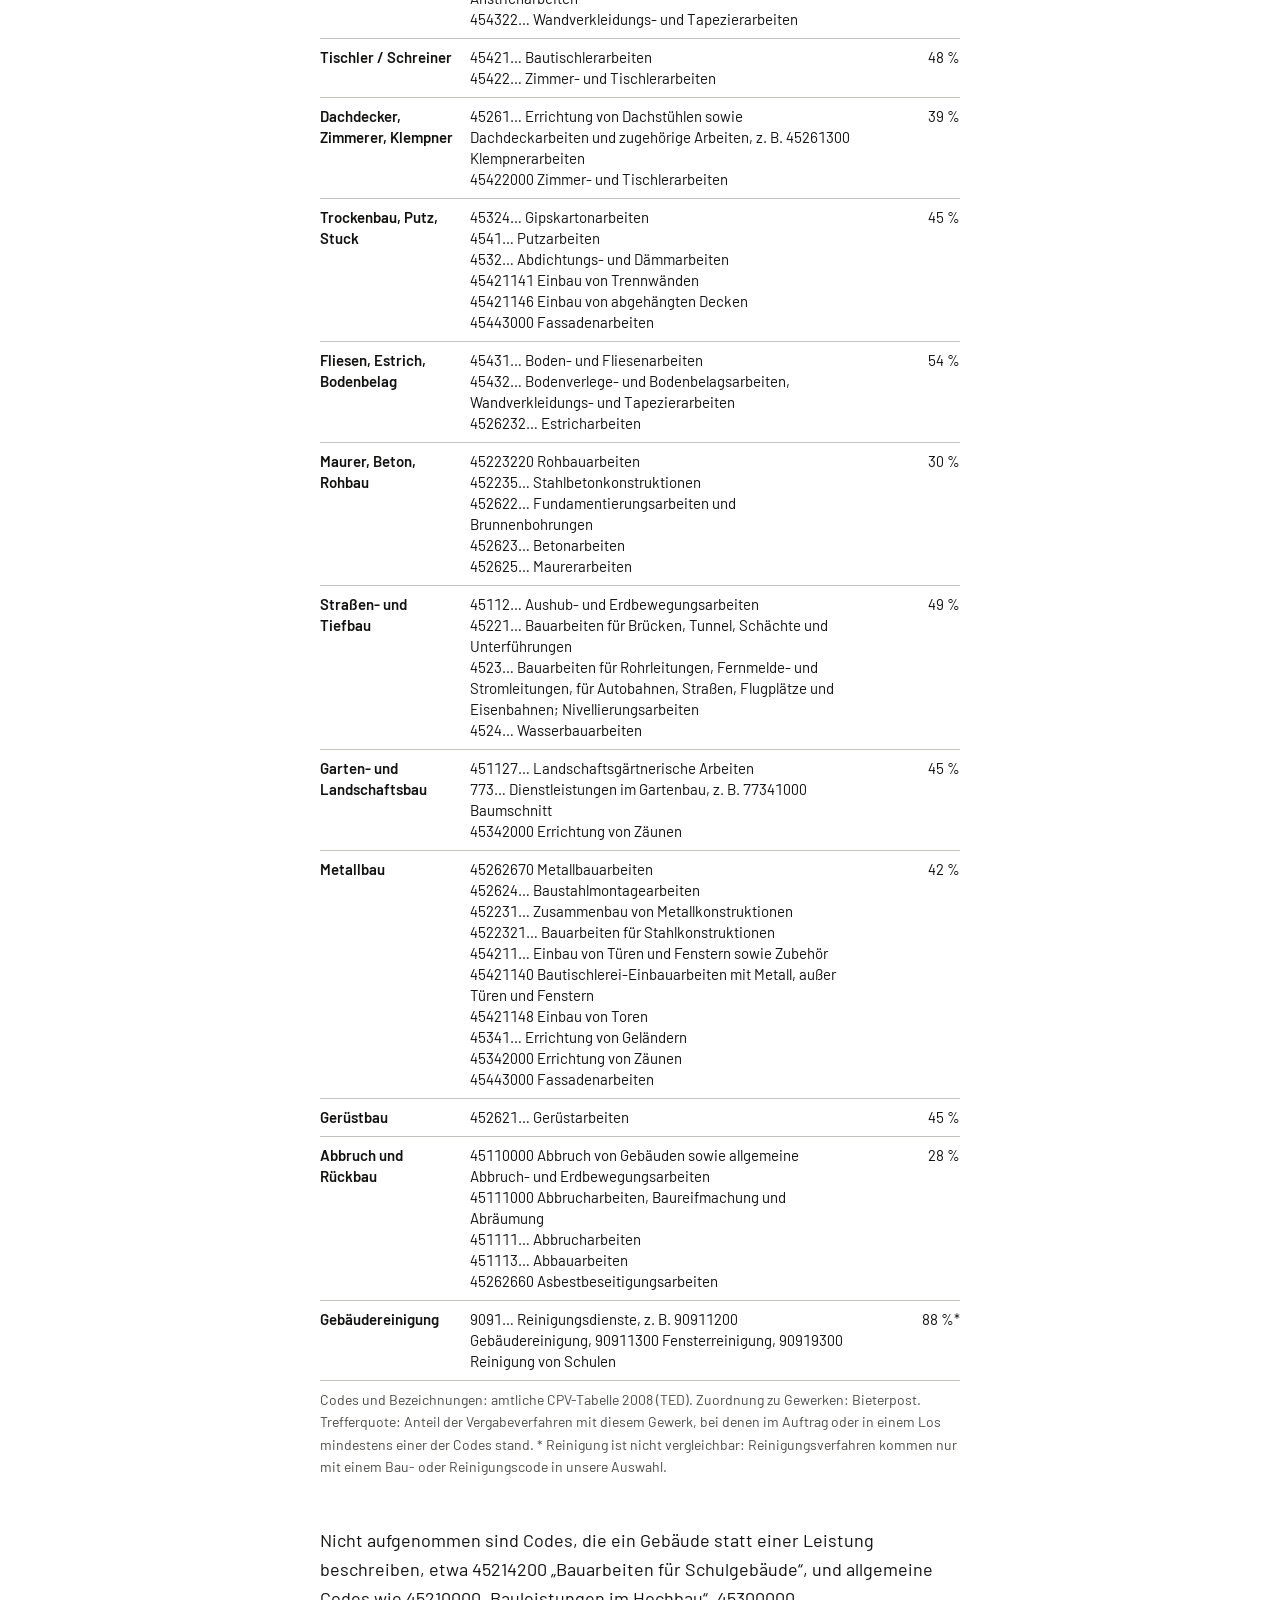
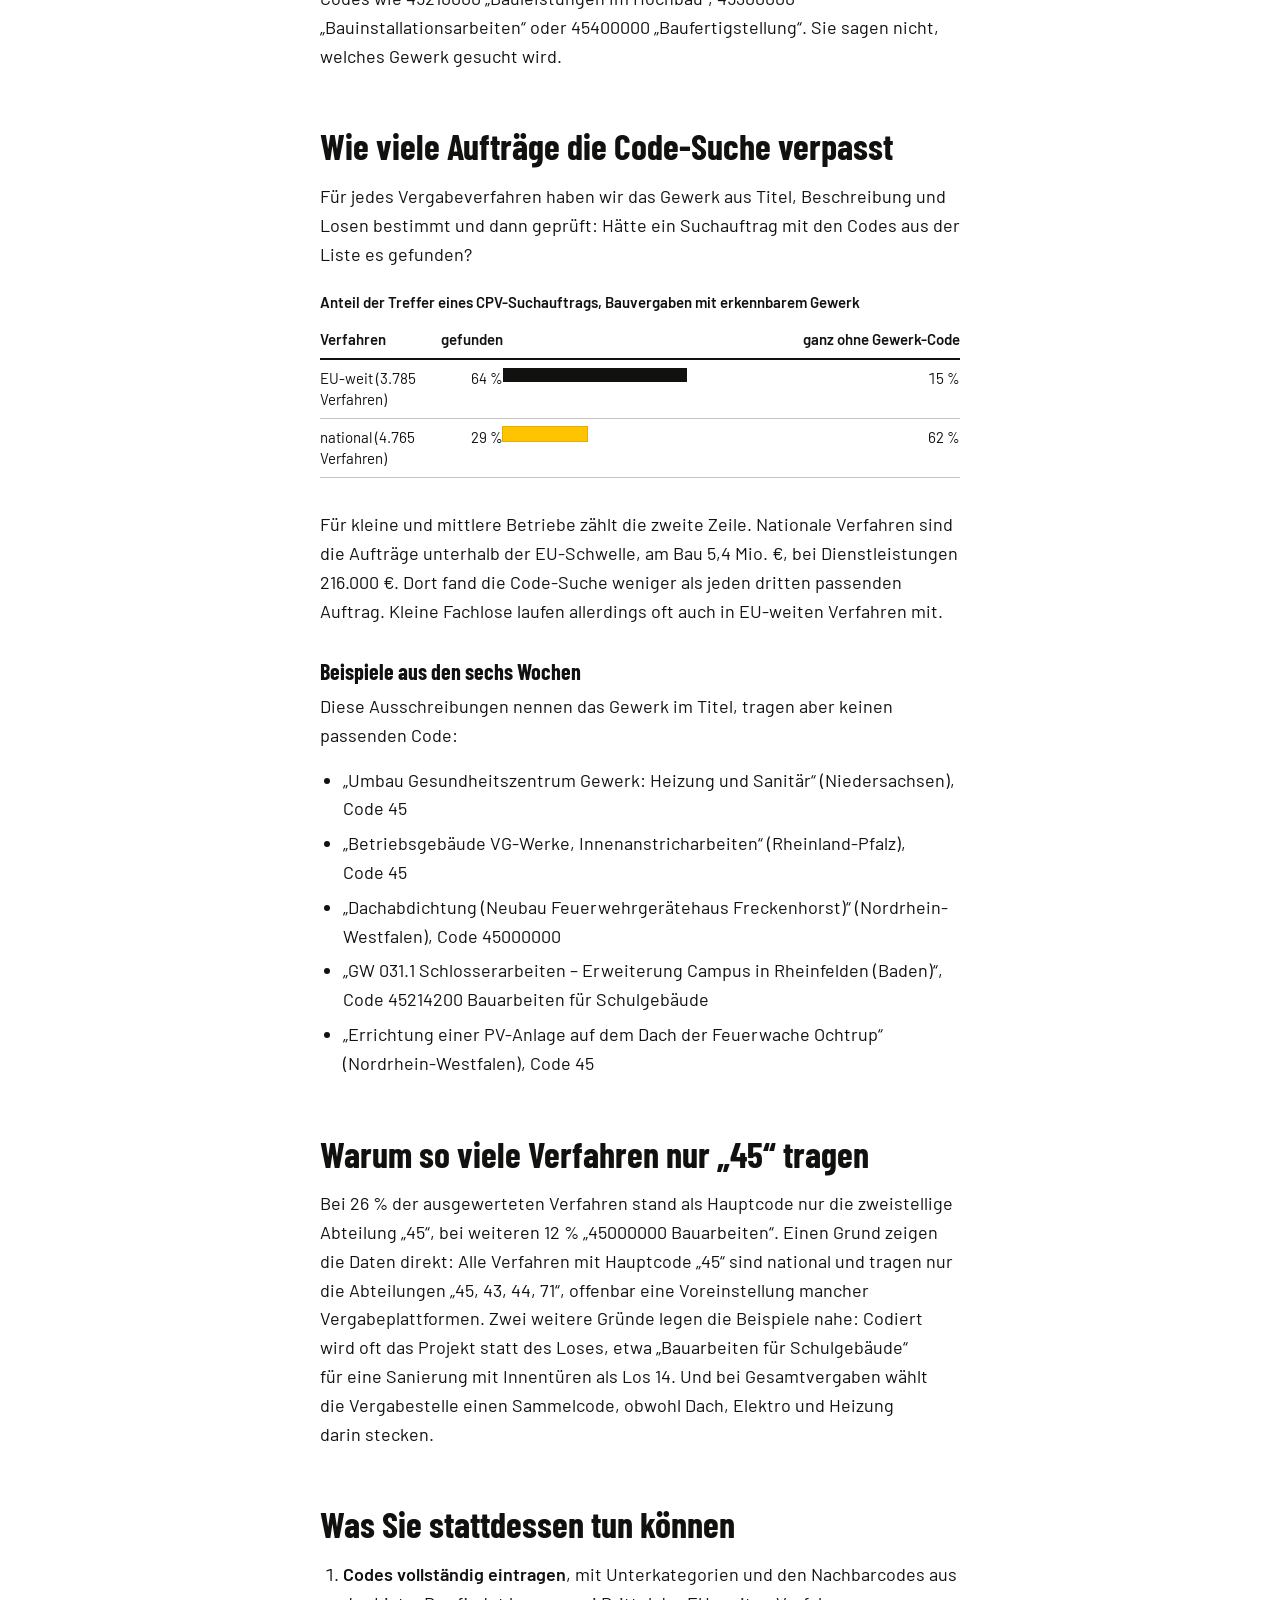
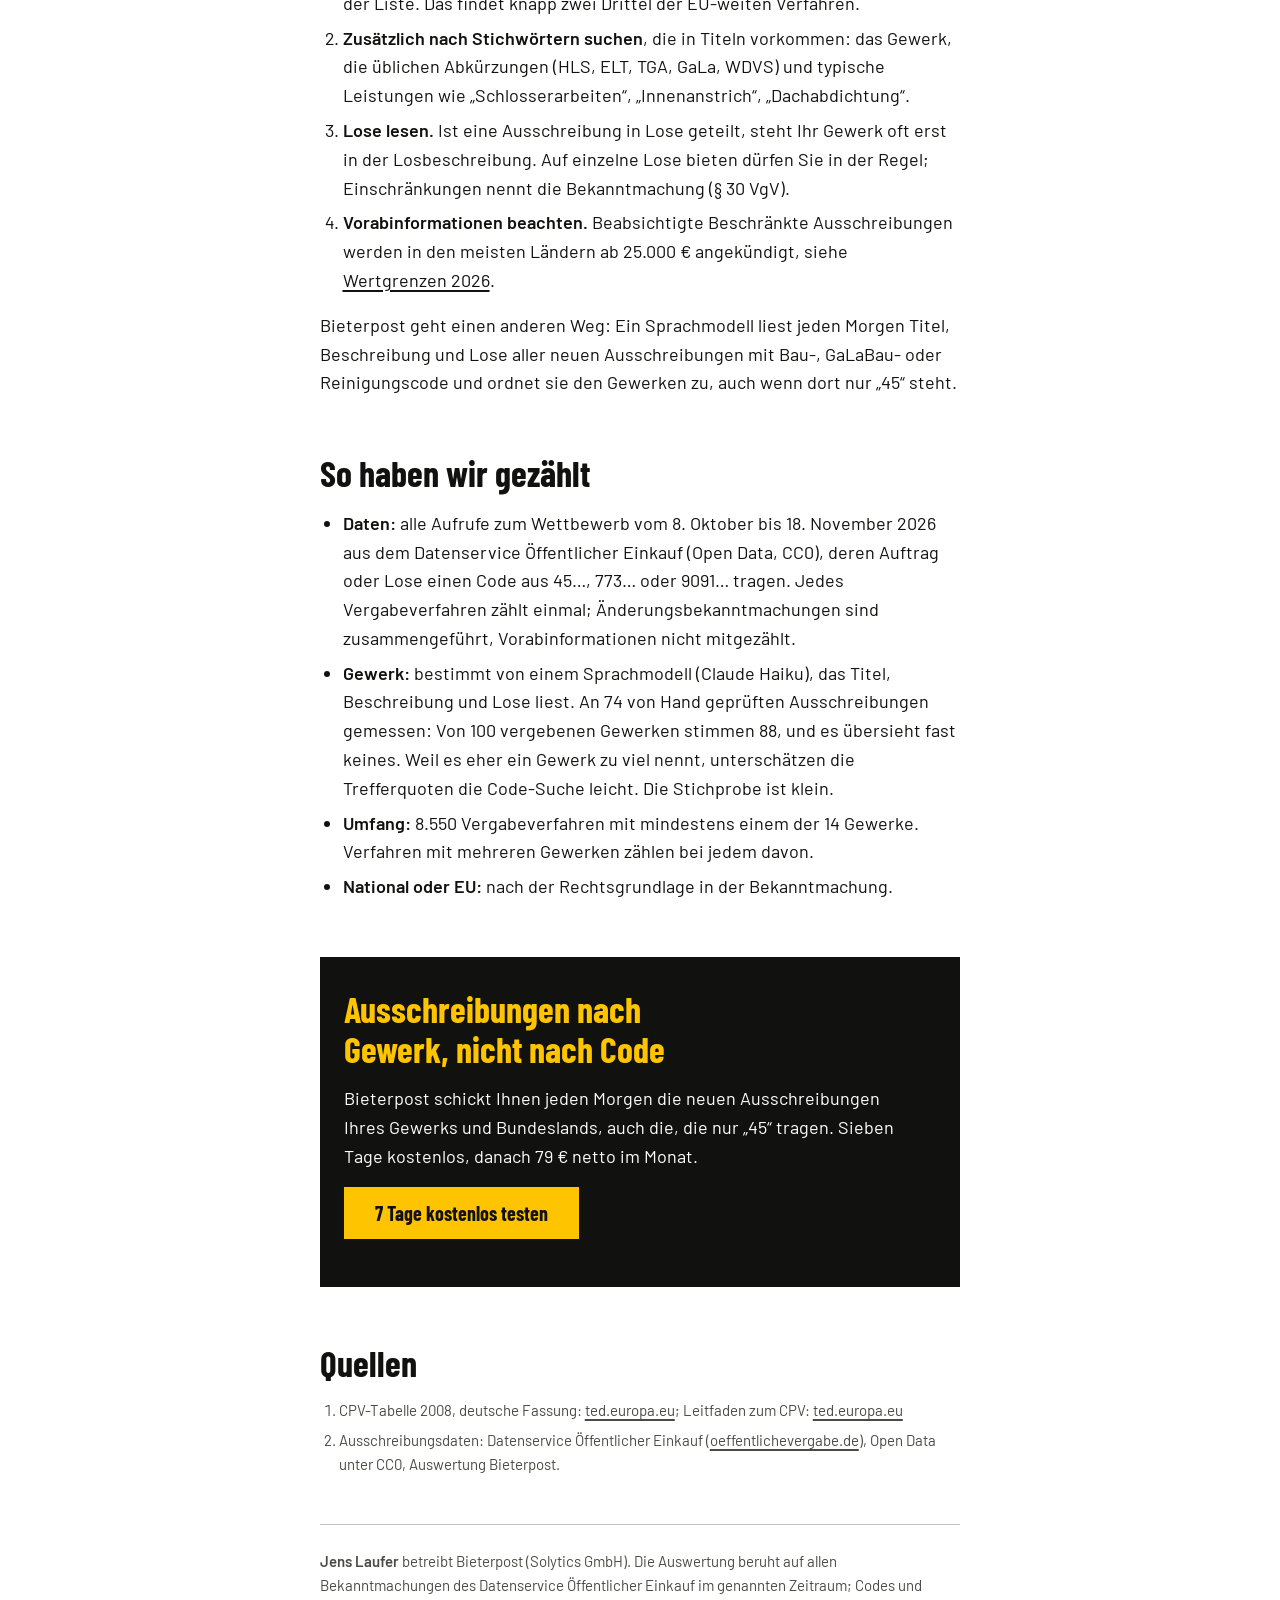
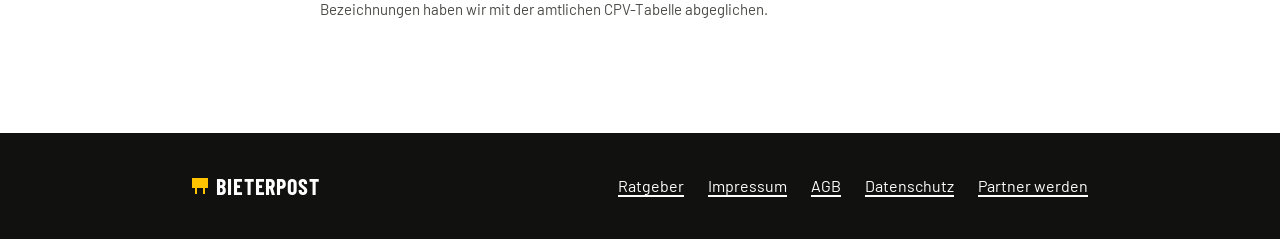
<file: ratgeber/cpv-codes-bau/index.html>
<!doctype html>
<html lang="de">
<head>
<meta charset="utf-8">
<meta name="viewport" content="width=device-width, initial-scale=1">
<meta name="theme-color" content="#111110">
<title>CPV-Codes Bau: Liste nach Gewerk und was die Suche übersieht</title>
<meta name="description" content="CPV-Codes für 14 Bau- und Handwerksgewerke aus der amtlichen Tabelle. Bei nationalen Ausschreibungen findet die Code-Suche nur 29 % der passenden Aufträge.">
<link rel="canonical" href="https://bieterpost.de/ratgeber/cpv-codes-bau/">
<meta property="og:type" content="article">
<meta property="og:locale" content="de_DE">
<meta property="og:site_name" content="Bieterpost">
<meta property="og:title" content="CPV-Codes Bau: Liste nach Gewerk und was die Suche übersieht">
<meta property="og:description" content="62 % der nationalen Bauvergaben mit erkennbarem Gewerk tragen keinen Gewerk-Code. Die Code-Liste je Gewerk und was Sie stattdessen tun.">
<meta property="og:url" content="https://bieterpost.de/ratgeber/cpv-codes-bau/">
<meta property="og:image" content="https://bieterpost.de/og.png">
<meta property="article:published_time" content="2026-11-19">
<meta name="twitter:card" content="summary_large_image">
<link rel="icon" href="/favicon.svg" type="image/svg+xml">
<link rel="stylesheet" href="/ratgeber/ratgeber.css">
<script type="application/ld+json">
{
  "@context": "https://schema.org",
  "@type": "Article",
  "headline": "CPV-Codes Bau: Liste nach Gewerk und was die Suche übersieht",
  "description": "CPV-Codes für 14 Bau- und Handwerksgewerke und eine Auswertung von 8.550 Vergabeverfahren: Bei nationalen Ausschreibungen findet die Code-Suche nur 29 % der passenden Aufträge.",
  "datePublished": "2026-11-19",
  "dateModified": "2026-11-19",
  "inLanguage": "de-DE",
  "mainEntityOfPage": "https://bieterpost.de/ratgeber/cpv-codes-bau/",
  "image": "https://bieterpost.de/og.png",
  "author": { "@type": "Person", "name": "Jens Laufer" },
  "publisher": { "@type": "Organization", "name": "Solytics GmbH", "url": "https://bieterpost.de/" }
}
</script>
<script type="application/ld+json">
{
  "@context": "https://schema.org",
  "@type": "BreadcrumbList",
  "itemListElement": [
    { "@type": "ListItem", "position": 1, "name": "Bieterpost", "item": "https://bieterpost.de/" },
    { "@type": "ListItem", "position": 2, "name": "Ratgeber", "item": "https://bieterpost.de/ratgeber/" },
    { "@type": "ListItem", "position": 3, "name": "CPV-Codes Bau" }
  ]
}
</script>
<script src="/affiliate.js" defer></script>
</head>
<body>
<header class="kopf"><div class="rahmen">
  <a class="marke" href="/" aria-label="Bieterpost, Startseite">Bieterpost</a>
  <nav aria-label="Hauptnavigation"><a href="/ratgeber/">Ratgeber</a></nav>
</div></header>

<main class="rahmen">
<article>
  <p class="pfad"><a href="/">Bieterpost</a> › <a href="/ratgeber/">Ratgeber</a></p>
  <h1>CPV-Codes für Bau und Handwerk: Liste nach Gewerk und was die Suche übersieht</h1>
  <p class="meta">Jens Laufer · 19. November 2026 · Daten: 8. Oktober bis 18. November 2026</p>

  <p class="lead">Wer öffentliche Aufträge sucht, richtet auf der Vergabeplattform einen Suchauftrag mit CPV-Codes ein. Bei EU-weiten Bauvergaben findet er damit knapp zwei Drittel der passenden Aufträge. Bei nationalen, also den kleineren Vergaben, nur 29 %: 62 % von ihnen tragen keinen einzigen Code, der ein Gewerk benennt. <a href="#liste">Zur Code-Liste je Gewerk</a></p>

  <h2 id="was">Was ein CPV-Code ist</h2>
  <p>CPV steht für <em>Common Procurement Vocabulary</em>, das gemeinsame Vokabular für öffentliche Aufträge in der EU. Jede Leistung hat einen achtstelligen Code plus Prüfziffer, zum Beispiel <strong>45311000-0</strong> für „Installation von Elektroanlagen“. Die Codes sind hierarchisch: Die ersten zwei Ziffern bilden die Abteilung (45 = Bauarbeiten), die dritte die Gruppe, die vierte die Klasse, die fünfte die Kategorie. Wer nach „4531“ sucht, findet alle Elektroinstallationen, vorausgesetzt, die Vergabestelle hat einen so genauen Code vergeben. Wer nur „45“ angibt, sagt lediglich: Bauarbeiten.</p>

  <h2 id="liste">CPV-Codes nach Gewerk</h2>
  <p>Die Liste nennt für jedes der 14 Gewerke die Codes, die eine Leistung dieses Gewerks bezeichnen. Codes mit „…“ schließen alle Unterkategorien ein; achtstellige Codes gelten genau so. Einige Codes passen zu mehreren Gewerken, etwa „Fassadenarbeiten“ zu Metallbau und Trockenbau. Die Bezeichnungen stammen aus der amtlichen CPV-Tabelle 2008. Die rechte Spalte zeigt, bei wie vielen Vergabeverfahren des Gewerks mindestens einer dieser Codes stand.</p>
  <div class="tabelle">
  <table>
    <caption>CPV-Codes nach Gewerk und Trefferquote der Code-Suche, 8.10.–18.11.2026</caption>
    <thead><tr><th scope="col">Gewerk</th><th scope="col">CPV-Codes</th><th scope="col" class="zahl">Treffer&shy;quote</th></tr></thead>
    <tbody>
      <tr><th scope="row">Elektro</th><td>4531… Installation von elektrischen Leitungen, z. B. 45311000 Installation von Elektroanlagen, 45312310 Blitzschutzarbeiten, 45316000 Installation von Beleuchtungs- und Signalanlagen</td><td class="zahl">49 %</td></tr>
      <tr><th scope="row">Heizung, Lüftung, Sanitär</th><td>4533… Installateurarbeiten, z. B. 45331000 Installation von Heizungs-, Lüftungs- und Klimaanlagen, 45332400 Installation von Sanitäreinrichtungen<br>453432… Installation von Feuerlöschanlagen</td><td class="zahl">44 %</td></tr>
      <tr><th scope="row">Maler und Lackierer</th><td>45440000 Anstrich- und Verglasungsarbeiten<br>45442… Auftrag von Schutzanstrichen, z. B. 45442100 Anstricharbeiten<br>454322… Wandverkleidungs- und Tapezierarbeiten</td><td class="zahl">38 %</td></tr>
      <tr><th scope="row">Tischler / Schreiner</th><td>45421… Bautischlerarbeiten<br>45422… Zimmer- und Tischlerarbeiten</td><td class="zahl">48 %</td></tr>
      <tr><th scope="row">Dachdecker, Zimmerer, Klempner</th><td>45261… Errichtung von Dachstühlen sowie Dachdeckarbeiten und zugehörige Arbeiten, z. B. 45261300 Klempnerarbeiten<br>45422000 Zimmer- und Tischlerarbeiten</td><td class="zahl">39 %</td></tr>
      <tr><th scope="row">Trockenbau, Putz, Stuck</th><td>45324… Gipskartonarbeiten<br>4541… Putzarbeiten<br>4532… Abdichtungs- und Dämmarbeiten<br>45421141 Einbau von Trennwänden<br>45421146 Einbau von abgehängten Decken<br>45443000 Fassadenarbeiten</td><td class="zahl">45 %</td></tr>
      <tr><th scope="row">Fliesen, Estrich, Bodenbelag</th><td>45431… Boden- und Fliesenarbeiten<br>45432… Bodenverlege- und Bodenbelagsarbeiten, Wandverkleidungs- und Tapezierarbeiten<br>4526232… Estricharbeiten</td><td class="zahl">54 %</td></tr>
      <tr><th scope="row">Maurer, Beton, Rohbau</th><td>45223220 Rohbauarbeiten<br>452235… Stahlbetonkonstruktionen<br>452622… Fundamentierungsarbeiten und Brunnenbohrungen<br>452623… Betonarbeiten<br>452625… Maurerarbeiten</td><td class="zahl">30 %</td></tr>
      <tr><th scope="row">Straßen- und Tiefbau</th><td>45112… Aushub- und Erdbewegungsarbeiten<br>45221… Bauarbeiten für Brücken, Tunnel, Schächte und Unterführungen<br>4523… Bauarbeiten für Rohrleitungen, Fernmelde- und Stromleitungen, für Autobahnen, Straßen, Flugplätze und Eisenbahnen; Nivellierungsarbeiten<br>4524… Wasserbauarbeiten</td><td class="zahl">49 %</td></tr>
      <tr><th scope="row">Garten- und Landschaftsbau</th><td>451127… Landschaftsgärtnerische Arbeiten<br>773… Dienstleistungen im Gartenbau, z. B. 77341000 Baumschnitt<br>45342000 Errichtung von Zäunen</td><td class="zahl">45 %</td></tr>
      <tr><th scope="row">Metallbau</th><td>45262670 Metallbauarbeiten<br>452624… Baustahlmontagearbeiten<br>452231… Zusammenbau von Metallkonstruktionen<br>4522321… Bauarbeiten für Stahlkonstruktionen<br>454211… Einbau von Türen und Fenstern sowie Zubehör<br>45421140 Bautischlerei-Einbauarbeiten mit Metall, außer Türen und Fenstern<br>45421148 Einbau von Toren<br>45341… Errichtung von Geländern<br>45342000 Errichtung von Zäunen<br>45443000 Fassadenarbeiten</td><td class="zahl">42 %</td></tr>
      <tr><th scope="row">Gerüstbau</th><td>452621… Gerüstarbeiten</td><td class="zahl">45 %</td></tr>
      <tr><th scope="row">Abbruch und Rückbau</th><td>45110000 Abbruch von Gebäuden sowie allgemeine Abbruch- und Erdbewegungsarbeiten<br>45111000 Abbrucharbeiten, Baureifmachung und Abräumung<br>451111… Abbrucharbeiten<br>451113… Abbauarbeiten<br>45262660 Asbestbeseitigungsarbeiten</td><td class="zahl">28 %</td></tr>
      <tr><th scope="row">Gebäudereinigung</th><td>9091… Reinigungsdienste, z. B. 90911200 Gebäudereinigung, 90911300 Fensterreinigung, 90919300 Reinigung von Schulen</td><td class="zahl">88 %*</td></tr>
    </tbody>
  </table>
  <p class="quelle">Codes und Bezeichnungen: amtliche CPV-Tabelle 2008 (TED). Zuordnung zu Gewerken: Bieterpost. Trefferquote: Anteil der Vergabeverfahren mit diesem Gewerk, bei denen im Auftrag oder in einem Los mindestens einer der Codes stand. * Reinigung ist nicht vergleichbar: Reinigungsverfahren kommen nur mit einem Bau- oder Reinigungscode in unsere Auswahl.</p>
  </div>
  <p>Nicht aufgenommen sind Codes, die ein Gebäude statt einer Leistung beschreiben, etwa 45214200 „Bauarbeiten für Schulgebäude“, und allgemeine Codes wie 45210000 „Bauleistungen im Hochbau“, 45300000 „Bauinstallationsarbeiten“ oder 45400000 „Baufertigstellung“. Sie sagen nicht, welches Gewerk gesucht wird.</p>

  <h2 id="luecke">Wie viele Aufträge die Code-Suche verpasst</h2>
  <p>Für jedes Vergabeverfahren haben wir das Gewerk aus Titel, Beschreibung und Losen bestimmt und dann geprüft: Hätte ein Suchauftrag mit den Codes aus der Liste es gefunden?</p>
  <div class="tabelle">
  <table class="balken">
    <caption>Anteil der Treffer eines CPV-Suchauftrags, Bauvergaben mit erkennbarem Gewerk</caption>
    <thead><tr><th scope="col">Verfahren</th><th scope="col" class="zahl">gefunden</th><th scope="col"><span class="sr">Balken</span></th><th scope="col" class="zahl">ganz ohne Gewerk-Code</th></tr></thead>
    <tbody>
      <tr><td>EU-weit (3.785 Verfahren)</td><td class="zahl">64 %</td><td class="bar"><span class="b" style="width:64%"></span></td><td class="zahl">15 %</td></tr>
      <tr><td>national (4.765 Verfahren)</td><td class="zahl">29 %</td><td class="bar"><span class="b b--gelb" style="width:29%"></span></td><td class="zahl">62 %</td></tr>
    </tbody>
  </table>
  </div>
  <p>Für kleine und mittlere Betriebe zählt die zweite Zeile. Nationale Verfahren sind die Aufträge unterhalb der EU-Schwelle, am Bau 5,4 Mio. €, bei Dienstleistungen 216.000 €. Dort fand die Code-Suche weniger als jeden dritten passenden Auftrag. Kleine Fachlose laufen allerdings oft auch in EU-weiten Verfahren mit.</p>
  <h3>Beispiele aus den sechs Wochen</h3>
  <p>Diese Ausschreibungen nennen das Gewerk im Titel, tragen aber keinen passenden Code:</p>
  <ul>
    <li>„Umbau Gesundheitszentrum Gewerk: Heizung und Sanitär“ (Niedersachsen), Code 45</li>
    <li>„Betriebsgebäude VG-Werke, Innenanstricharbeiten“ (Rheinland-Pfalz), Code 45</li>
    <li>„Dachabdichtung (Neubau Feuerwehrgerätehaus Freckenhorst)“ (Nordrhein-Westfalen), Code 45000000</li>
    <li>„GW 031.1 Schlosserarbeiten – Erweiterung Campus in Rheinfelden (Baden)“, Code 45214200 Bauarbeiten für Schulgebäude</li>
    <li>„Errichtung einer PV-Anlage auf dem Dach der Feuerwache Ochtrup“ (Nordrhein-Westfalen), Code 45</li>
  </ul>

  <h2 id="warum">Warum so viele Verfahren nur „45“ tragen</h2>
  <p>Bei 26 % der ausgewerteten Verfahren stand als Hauptcode nur die zweistellige Abteilung „45“, bei weiteren 12 % „45000000 Bauarbeiten“. Einen Grund zeigen die Daten direkt: Alle Verfahren mit Hauptcode „45“ sind national und tragen nur die Abteilungen „45, 43, 44, 71“, offenbar eine Voreinstellung mancher Vergabeplattformen. Zwei weitere Gründe legen die Beispiele nahe: Codiert wird oft das Projekt statt des Loses, etwa „Bauarbeiten für Schulgebäude“ für eine Sanierung mit Innentüren als Los 14. Und bei Gesamtvergaben wählt die Vergabestelle einen Sammelcode, obwohl Dach, Elektro und Heizung darin stecken.</p>

  <h2 id="tun">Was Sie stattdessen tun können</h2>
  <ol>
    <li><strong>Codes vollständig eintragen</strong>, mit Unterkategorien und den Nachbarcodes aus der Liste. Das findet knapp zwei Drittel der EU-weiten Verfahren.</li>
    <li><strong>Zusätzlich nach Stichwörtern suchen</strong>, die in Titeln vorkommen: das Gewerk, die üblichen Abkürzungen (HLS, ELT, TGA, GaLa, WDVS) und typische Leistungen wie „Schlosserarbeiten“, „Innenanstrich“, „Dachabdichtung“.</li>
    <li><strong>Lose lesen.</strong> Ist eine Ausschreibung in Lose geteilt, steht Ihr Gewerk oft erst in der Losbeschreibung. Auf einzelne Lose bieten dürfen Sie in der Regel; Einschränkungen nennt die Bekanntmachung (§ 30 VgV).</li>
    <li><strong>Vorabinformationen beachten.</strong> Beabsichtigte Beschränkte Ausschreibungen werden in den meisten Ländern ab 25.000 € angekündigt, siehe <a href="/ratgeber/wertgrenzen-vergabe-2026/">Wertgrenzen 2026</a>.</li>
  </ol>
  <p>Bieterpost geht einen anderen Weg: Ein Sprachmodell liest jeden Morgen Titel, Beschreibung und Lose aller neuen Ausschreibungen mit Bau-, GaLaBau- oder Reinigungscode und ordnet sie den Gewerken zu, auch wenn dort nur „45“ steht.</p>

  <h2 id="methode">So haben wir gezählt</h2>
  <ul>
    <li><strong>Daten:</strong> alle Aufrufe zum Wettbewerb vom 8. Oktober bis 18. November 2026 aus dem Datenservice Öffentlicher Einkauf (Open Data, CC0), deren Auftrag oder Lose einen Code aus 45…, 773… oder 9091… tragen. Jedes Vergabeverfahren zählt einmal; Änderungsbekanntmachungen sind zusammengeführt, Vorabinformationen nicht mitgezählt.</li>
    <li><strong>Gewerk:</strong> bestimmt von einem Sprachmodell (Claude Haiku), das Titel, Beschreibung und Lose liest. An 74 von Hand geprüften Ausschreibungen gemessen: Von 100 vergebenen Gewerken stimmen 88, und es übersieht fast keines. Weil es eher ein Gewerk zu viel nennt, unterschätzen die Trefferquoten die Code-Suche leicht. Die Stichprobe ist klein.</li>
    <li><strong>Umfang:</strong> 8.550 Vergabeverfahren mit mindestens einem der 14 Gewerke. Verfahren mit mehreren Gewerken zählen bei jedem davon.</li>
    <li><strong>National oder EU:</strong> nach der Rechtsgrundlage in der Bekanntmachung.</li>
  </ul>

  <section class="aufruf" aria-labelledby="aufruf">
    <h2 id="aufruf">Ausschreibungen nach Gewerk, nicht nach Code</h2>
    <p>Bieterpost schickt Ihnen jeden Morgen die neuen Ausschreibungen Ihres Gewerks und Bundeslands, auch die, die nur „45“ tragen. Sieben Tage kostenlos, danach 79 € netto im Monat.</p>
    <p><a class="btn" href="/#testen">7 Tage kostenlos testen</a></p>
  </section>

  <h2 id="quellen">Quellen</h2>
  <ol class="quellen">
    <li>CPV-Tabelle 2008, deutsche Fassung: <a href="https://ted.europa.eu/documents/d/ted/cpv_2008_xls">ted.europa.eu</a>; Leitfaden zum CPV: <a href="https://ted.europa.eu/documents/d/ted/cpv_2008_guide_de">ted.europa.eu</a></li>
    <li>Ausschreibungsdaten: Datenservice Öffentlicher Einkauf (<a href="https://oeffentlichevergabe.de/">oeffentlichevergabe.de</a>), Open Data unter CC0, Auswertung Bieterpost.</li>
  </ol>

  <p class="autor"><strong>Jens Laufer</strong> betreibt Bieterpost (Solytics GmbH). Die Auswertung beruht auf allen Bekanntmachungen des Datenservice Öffentlicher Einkauf im genannten Zeitraum; Codes und Bezeichnungen haben wir mit der amtlichen CPV-Tabelle abgeglichen.</p>
</article>
</main>

<footer class="fuss"><div class="rahmen">
  <a class="marke" href="/" aria-label="Bieterpost, Startseite">Bieterpost</a>
  <nav aria-label="Fußzeile">
    <a href="/ratgeber/">Ratgeber</a>
    <a href="/impressum.html">Impressum</a>
    <a href="/agb.html">AGB</a>
    <a href="/datenschutz.html">Datenschutz</a>
    <a href="https://affiliate.solytics.de/p/bieterpost">Partner werden</a>
  </nav>
</div></footer>
</body>
</html>
</file>
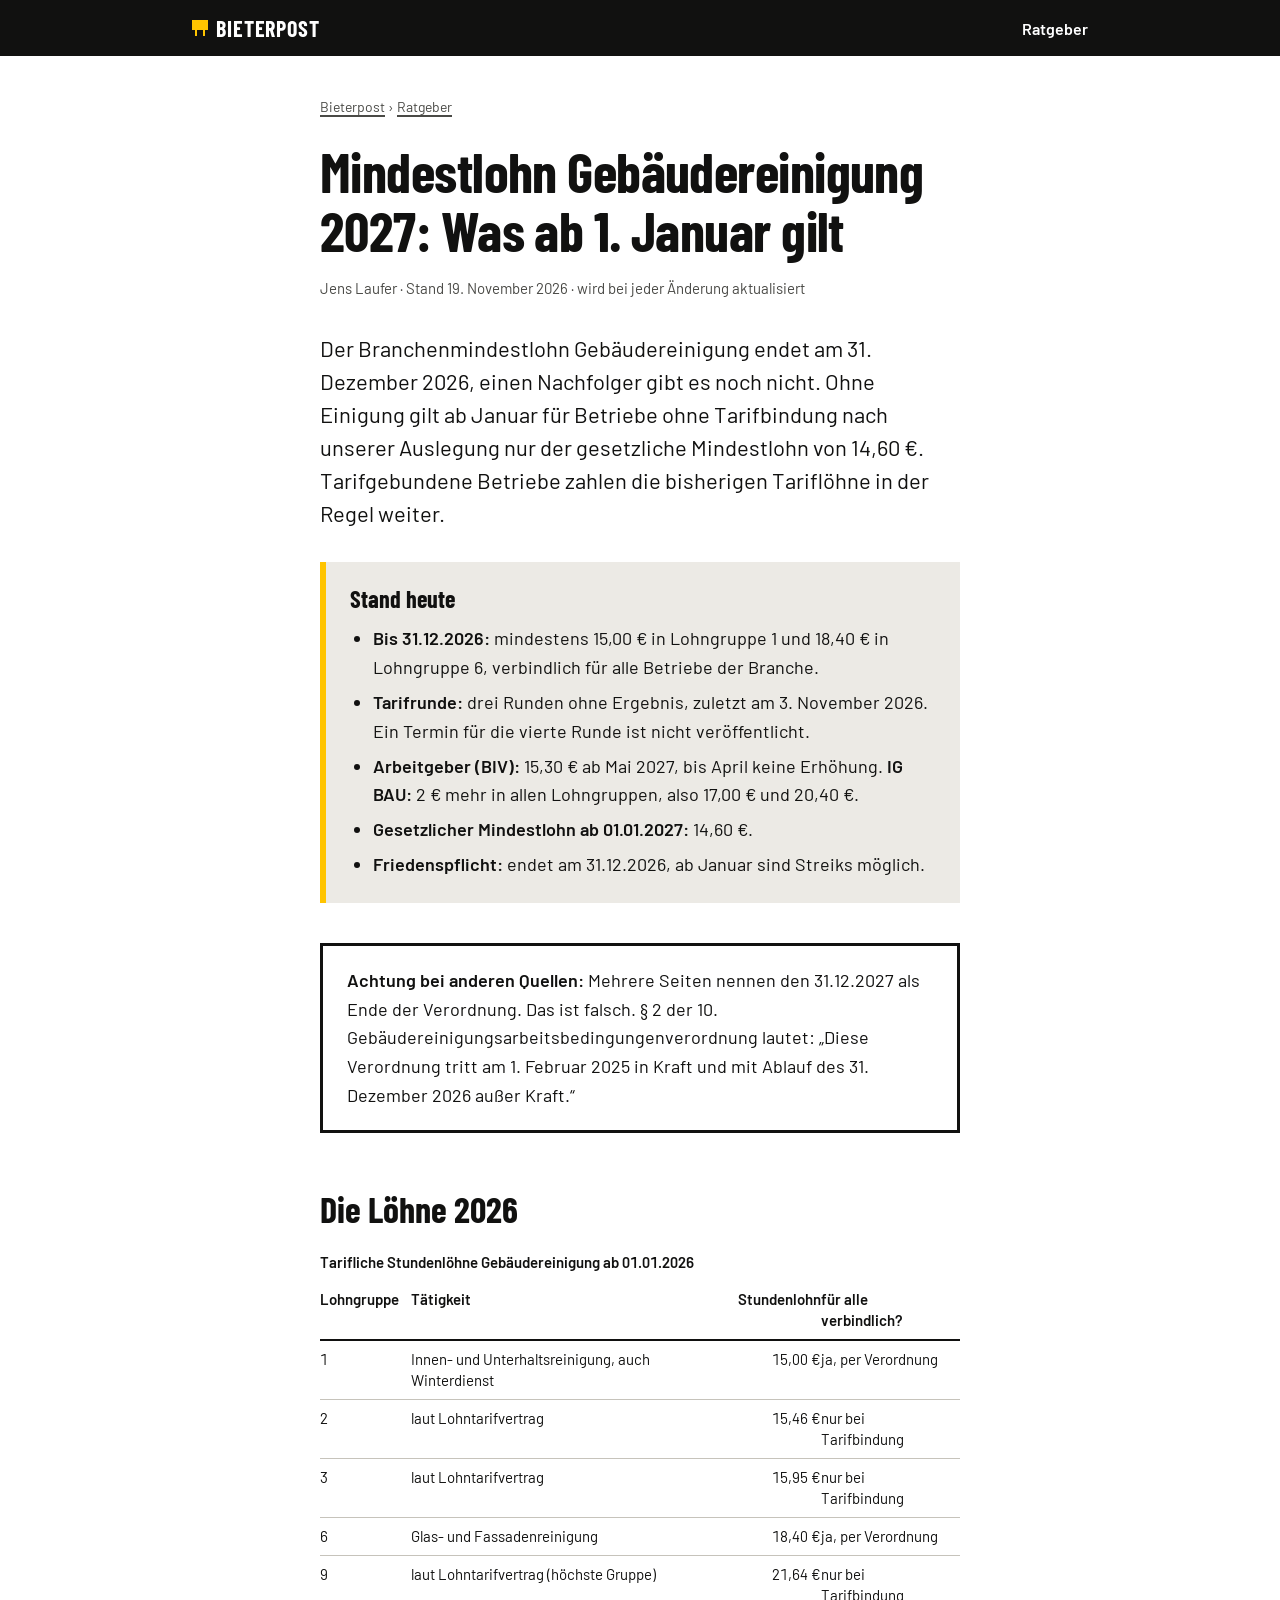
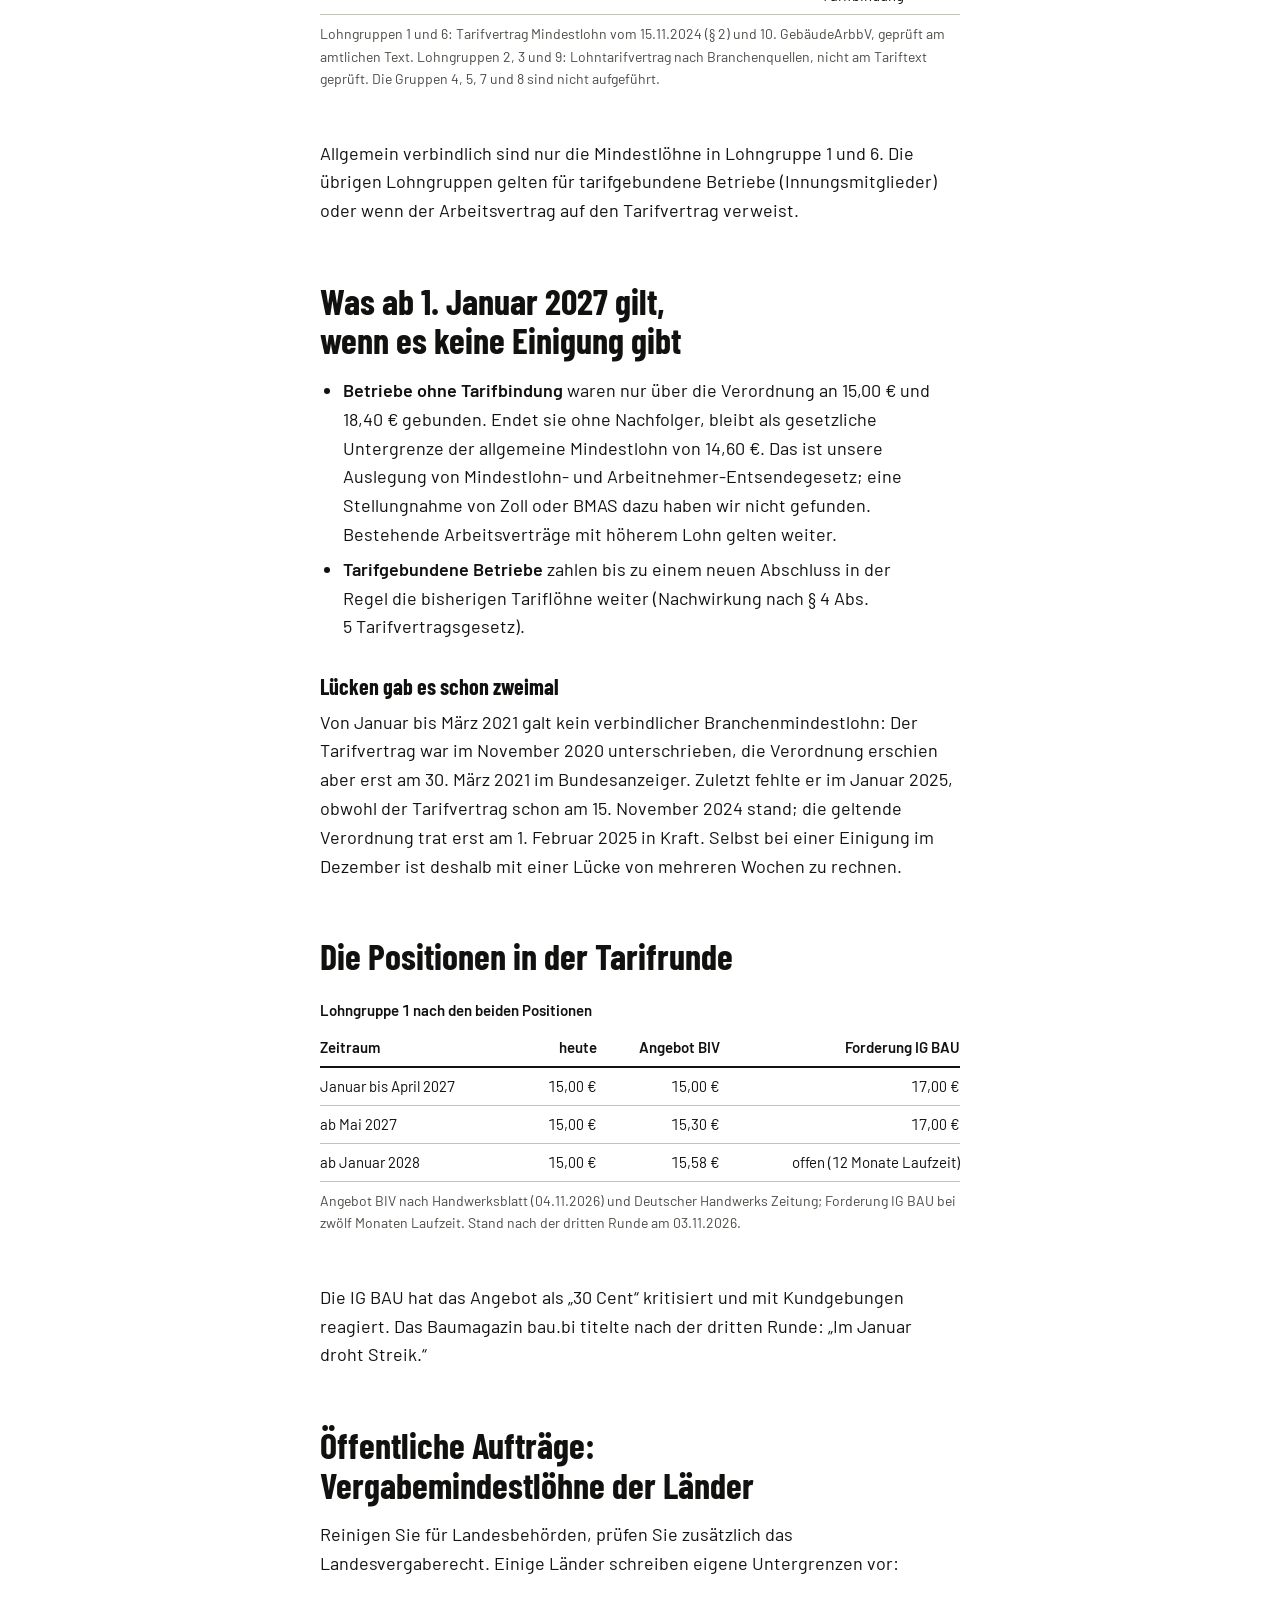
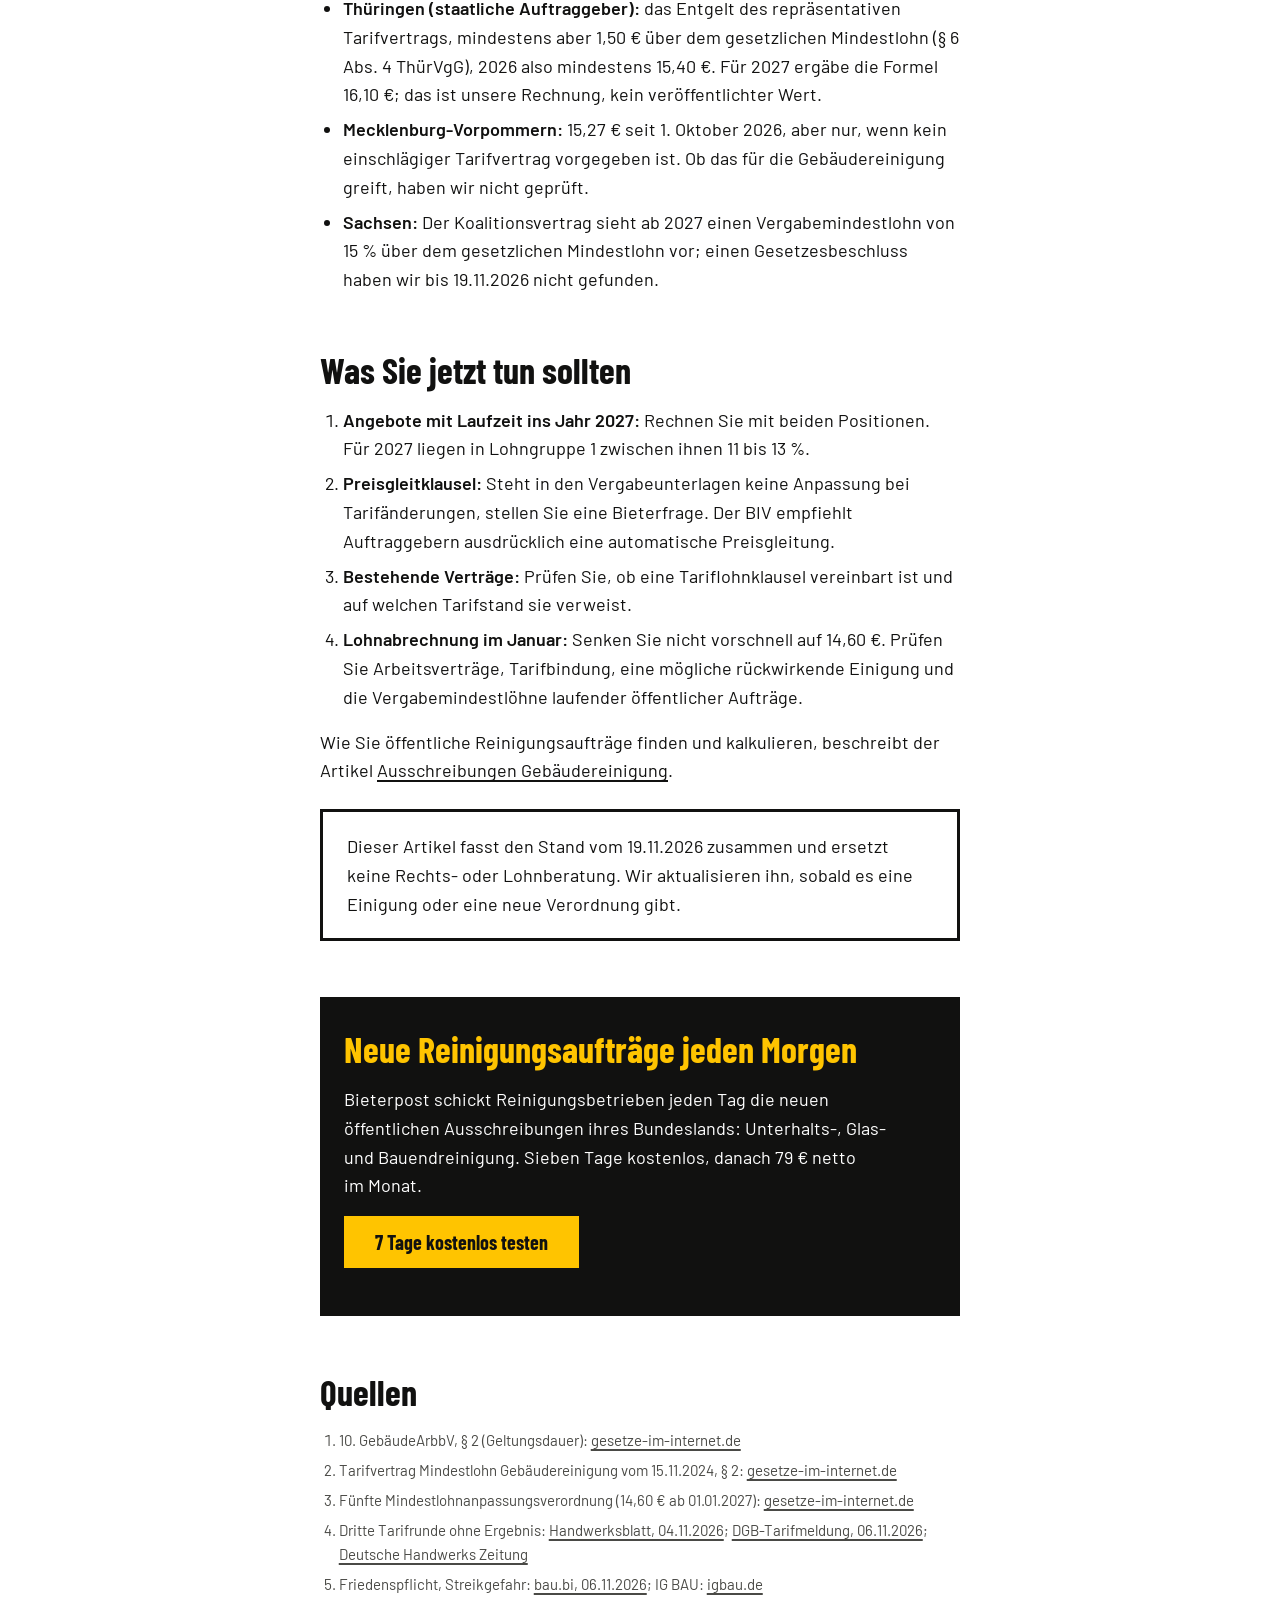
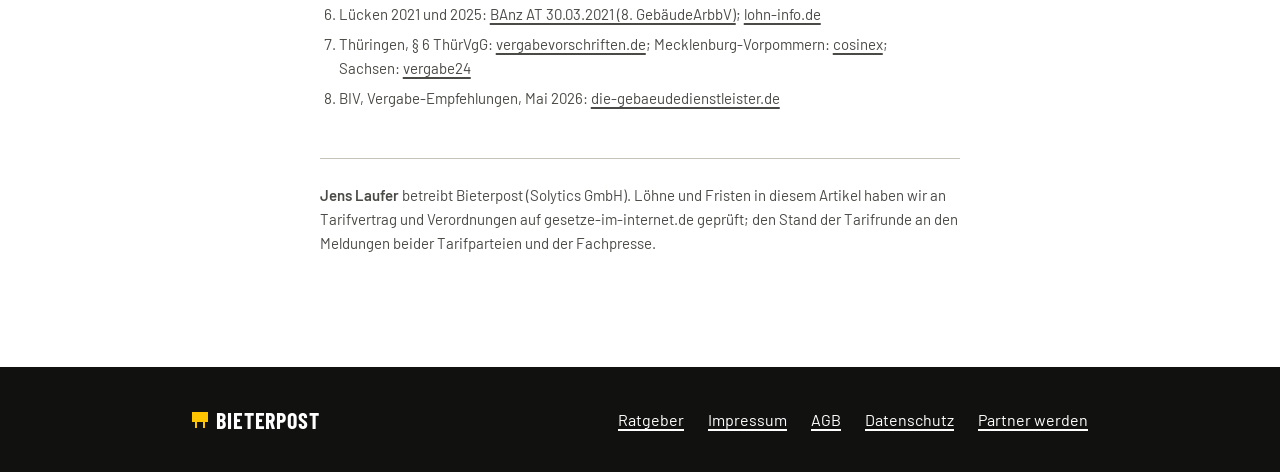
<file: ratgeber/mindestlohn-gebaeudereinigung-2027/index.html>
<!doctype html>
<html lang="de">
<head>
<meta charset="utf-8">
<meta name="viewport" content="width=device-width, initial-scale=1">
<meta name="theme-color" content="#111110">
<title>Mindestlohn Gebäudereinigung 2027: Was ab Januar gilt</title>
<meta name="description" content="Die Verordnung zum Mindestlohn Gebäudereinigung (15,00 €/18,40 €) endet am 31.12.2026, die Tarifrunde ist offen. Was ab Januar 2027 gilt.">
<link rel="canonical" href="https://bieterpost.de/ratgeber/mindestlohn-gebaeudereinigung-2027/">
<meta property="og:type" content="article">
<meta property="og:locale" content="de_DE">
<meta property="og:site_name" content="Bieterpost">
<meta property="og:title" content="Mindestlohn Gebäudereinigung 2027: Was ab Januar gilt">
<meta property="og:description" content="Verordnung endet am 31.12.2026, Tarifrunde ohne Ergebnis: Lohngruppen 2026, Positionen von BIV und IG BAU, Vergabemindestlöhne der Länder.">
<meta property="og:url" content="https://bieterpost.de/ratgeber/mindestlohn-gebaeudereinigung-2027/">
<meta property="og:image" content="https://bieterpost.de/og.png">
<meta property="article:published_time" content="2026-11-19">
<meta name="twitter:card" content="summary_large_image">
<link rel="icon" href="/favicon.svg" type="image/svg+xml">
<link rel="stylesheet" href="/ratgeber/ratgeber.css">
<script type="application/ld+json">
{
  "@context": "https://schema.org",
  "@type": "Article",
  "headline": "Mindestlohn Gebäudereinigung 2027: Was ab Januar gilt",
  "description": "Die Verordnung zum Branchenmindestlohn Gebäudereinigung endet am 31.12.2026, die Tarifrunde ist offen. Was ab Januar 2027 gilt.",
  "datePublished": "2026-11-19",
  "dateModified": "2026-11-19",
  "inLanguage": "de-DE",
  "mainEntityOfPage": "https://bieterpost.de/ratgeber/mindestlohn-gebaeudereinigung-2027/",
  "image": "https://bieterpost.de/og.png",
  "author": { "@type": "Person", "name": "Jens Laufer" },
  "publisher": { "@type": "Organization", "name": "Solytics GmbH", "url": "https://bieterpost.de/" }
}
</script>
<script type="application/ld+json">
{
  "@context": "https://schema.org",
  "@type": "BreadcrumbList",
  "itemListElement": [
    { "@type": "ListItem", "position": 1, "name": "Bieterpost", "item": "https://bieterpost.de/" },
    { "@type": "ListItem", "position": 2, "name": "Ratgeber", "item": "https://bieterpost.de/ratgeber/" },
    { "@type": "ListItem", "position": 3, "name": "Mindestlohn Gebäudereinigung 2027" }
  ]
}
</script>
<script src="/affiliate.js" defer></script>
</head>
<body>
<header class="kopf"><div class="rahmen">
  <a class="marke" href="/" aria-label="Bieterpost, Startseite">Bieterpost</a>
  <nav aria-label="Hauptnavigation"><a href="/ratgeber/">Ratgeber</a></nav>
</div></header>

<main class="rahmen">
<article>
  <p class="pfad"><a href="/">Bieterpost</a> › <a href="/ratgeber/">Ratgeber</a></p>
  <h1>Mindestlohn Gebäudereinigung 2027: Was ab 1. Januar gilt</h1>
  <p class="meta">Jens Laufer · Stand 19. November 2026 · wird bei jeder Änderung aktualisiert</p>

  <p class="lead">Der Branchenmindestlohn Gebäudereinigung endet am 31. Dezember 2026, einen Nachfolger gibt es noch nicht. Ohne Einigung gilt ab Januar für Betriebe ohne Tarifbindung nach unserer Auslegung nur der gesetzliche Mindestlohn von 14,60 €. Tarifgebundene Betriebe zahlen die bisherigen Tariflöhne in der Regel weiter.</p>

  <section class="kurz" aria-labelledby="kurz">
    <h2 id="kurz">Stand heute</h2>
    <ul>
      <li><strong>Bis 31.12.2026:</strong> mindestens 15,00 € in Lohngruppe 1 und 18,40 € in Lohngruppe 6, verbindlich für alle Betriebe der Branche.</li>
      <li><strong>Tarifrunde:</strong> drei Runden ohne Ergebnis, zuletzt am 3. November 2026. Ein Termin für die vierte Runde ist nicht veröffentlicht.</li>
      <li><strong>Arbeitgeber (BIV):</strong> 15,30 € ab Mai 2027, bis April keine Erhöhung. <strong>IG BAU:</strong> 2 € mehr in allen Lohngruppen, also 17,00 € und 20,40 €.</li>
      <li><strong>Gesetzlicher Mindestlohn ab 01.01.2027:</strong> 14,60 €.</li>
      <li><strong>Friedenspflicht:</strong> endet am 31.12.2026, ab Januar sind Streiks möglich.</li>
    </ul>
  </section>

  <div class="hinweis">
    <p><strong>Achtung bei anderen Quellen:</strong> Mehrere Seiten nennen den 31.12.2027 als Ende der Verordnung. Das ist falsch. § 2 der 10. Gebäudereinigungsarbeitsbedingungenverordnung lautet: „Diese Verordnung tritt am 1. Februar 2025 in Kraft und mit Ablauf des 31. Dezember 2026 außer Kraft.“</p>
  </div>

  <h2 id="2026">Die Löhne 2026</h2>
  <div class="tabelle">
  <table>
    <caption>Tarifliche Stundenlöhne Gebäudereinigung ab 01.01.2026</caption>
    <thead><tr><th scope="col">Lohngruppe</th><th scope="col">Tätigkeit</th><th scope="col" class="zahl">Stundenlohn</th><th scope="col">für alle verbindlich?</th></tr></thead>
    <tbody>
      <tr><td>1</td><td>Innen- und Unterhaltsreinigung, auch Winterdienst</td><td class="zahl">15,00 €</td><td>ja, per Verordnung</td></tr>
      <tr><td>2</td><td>laut Lohntarifvertrag</td><td class="zahl">15,46 €</td><td>nur bei Tarifbindung</td></tr>
      <tr><td>3</td><td>laut Lohntarifvertrag</td><td class="zahl">15,95 €</td><td>nur bei Tarifbindung</td></tr>
      <tr><td>6</td><td>Glas- und Fassadenreinigung</td><td class="zahl">18,40 €</td><td>ja, per Verordnung</td></tr>
      <tr><td>9</td><td>laut Lohntarifvertrag (höchste Gruppe)</td><td class="zahl">21,64 €</td><td>nur bei Tarifbindung</td></tr>
    </tbody>
  </table>
  <p class="quelle">Lohngruppen 1 und 6: Tarifvertrag Mindestlohn vom 15.11.2024 (§ 2) und 10. GebäudeArbbV, geprüft am amtlichen Text. Lohngruppen 2, 3 und 9: Lohntarifvertrag nach Branchenquellen, nicht am Tariftext geprüft. Die Gruppen 4, 5, 7 und 8 sind nicht aufgeführt.</p>
  </div>
  <p>Allgemein verbindlich sind nur die Mindestlöhne in Lohngruppe 1 und 6. Die übrigen Lohngruppen gelten für tarifgebundene Betriebe (Innungsmitglieder) oder wenn der Arbeitsvertrag auf den Tarifvertrag verweist.</p>

  <h2 id="januar">Was ab 1. Januar 2027 gilt, wenn es keine Einigung gibt</h2>
  <ul>
    <li><strong>Betriebe ohne Tarifbindung</strong> waren nur über die Verordnung an 15,00 € und 18,40 € gebunden. Endet sie ohne Nachfolger, bleibt als gesetzliche Untergrenze der allgemeine Mindestlohn von 14,60 €. Das ist unsere Auslegung von Mindestlohn- und Arbeitnehmer-Entsendegesetz; eine Stellungnahme von Zoll oder BMAS dazu haben wir nicht gefunden. Bestehende Arbeitsverträge mit höherem Lohn gelten weiter.</li>
    <li><strong>Tarifgebundene Betriebe</strong> zahlen bis zu einem neuen Abschluss in der Regel die bisherigen Tariflöhne weiter (Nachwirkung nach § 4 Abs. 5 Tarifvertragsgesetz).</li>
  </ul>
  <h3>Lücken gab es schon zweimal</h3>
  <p>Von Januar bis März 2021 galt kein verbindlicher Branchenmindestlohn: Der Tarifvertrag war im November 2020 unterschrieben, die Verordnung erschien aber erst am 30. März 2021 im Bundesanzeiger. Zuletzt fehlte er im Januar 2025, obwohl der Tarifvertrag schon am 15. November 2024 stand; die geltende Verordnung trat erst am 1. Februar 2025 in Kraft. Selbst bei einer Einigung im Dezember ist deshalb mit einer Lücke von mehreren Wochen zu rechnen.</p>

  <h2 id="positionen">Die Positionen in der Tarifrunde</h2>
  <div class="tabelle">
  <table>
    <caption>Lohngruppe 1 nach den beiden Positionen</caption>
    <thead><tr><th scope="col">Zeitraum</th><th scope="col" class="zahl">heute</th><th scope="col" class="zahl">Angebot BIV</th><th scope="col" class="zahl">Forderung IG BAU</th></tr></thead>
    <tbody>
      <tr><td>Januar bis April 2027</td><td class="zahl">15,00 €</td><td class="zahl">15,00 €</td><td class="zahl">17,00 €</td></tr>
      <tr><td>ab Mai 2027</td><td class="zahl">15,00 €</td><td class="zahl">15,30 €</td><td class="zahl">17,00 €</td></tr>
      <tr><td>ab Januar 2028</td><td class="zahl">15,00 €</td><td class="zahl">15,58 €</td><td class="zahl">offen (12 Monate Laufzeit)</td></tr>
    </tbody>
  </table>
  <p class="quelle">Angebot BIV nach Handwerksblatt (04.11.2026) und Deutscher Handwerks Zeitung; Forderung IG BAU bei zwölf Monaten Laufzeit. Stand nach der dritten Runde am 03.11.2026.</p>
  </div>
  <p>Die IG BAU hat das Angebot als „30 Cent“ kritisiert und mit Kundgebungen reagiert. Das Baumagazin bau.bi titelte nach der dritten Runde: „Im Januar droht Streik.“</p>

  <h2 id="vergabe">Öffentliche Aufträge: Vergabemindestlöhne der Länder</h2>
  <p>Reinigen Sie für Landesbehörden, prüfen Sie zusätzlich das Landesvergaberecht. Einige Länder schreiben eigene Untergrenzen vor:</p>
  <ul>
    <li><strong>Thüringen (staatliche Auftraggeber):</strong> das Entgelt des repräsentativen Tarifvertrags, mindestens aber 1,50 € über dem gesetzlichen Mindestlohn (§ 6 Abs. 4 ThürVgG), 2026 also mindestens 15,40 €. Für 2027 ergäbe die Formel 16,10 €; das ist unsere Rechnung, kein veröffentlichter Wert.</li>
    <li><strong>Mecklenburg-Vorpommern:</strong> 15,27 € seit 1. Oktober 2026, aber nur, wenn kein einschlägiger Tarifvertrag vorgegeben ist. Ob das für die Gebäudereinigung greift, haben wir nicht geprüft.</li>
    <li><strong>Sachsen:</strong> Der Koalitionsvertrag sieht ab 2027 einen Vergabemindestlohn von 15 % über dem gesetzlichen Mindestlohn vor; einen Gesetzesbeschluss haben wir bis 19.11.2026 nicht gefunden.</li>
  </ul>

  <h2 id="betriebe">Was Sie jetzt tun sollten</h2>
  <ol>
    <li><strong>Angebote mit Laufzeit ins Jahr 2027:</strong> Rechnen Sie mit beiden Positionen. Für 2027 liegen in Lohngruppe 1 zwischen ihnen 11 bis 13 %.</li>
    <li><strong>Preisgleitklausel:</strong> Steht in den Vergabeunterlagen keine Anpassung bei Tarifänderungen, stellen Sie eine Bieterfrage. Der BIV empfiehlt Auftraggebern ausdrücklich eine automatische Preisgleitung.</li>
    <li><strong>Bestehende Verträge:</strong> Prüfen Sie, ob eine Tariflohnklausel vereinbart ist und auf welchen Tarifstand sie verweist.</li>
    <li><strong>Lohnabrechnung im Januar:</strong> Senken Sie nicht vorschnell auf 14,60 €. Prüfen Sie Arbeitsverträge, Tarifbindung, eine mögliche rückwirkende Einigung und die Vergabemindestlöhne laufender öffentlicher Aufträge.</li>
  </ol>
  <p>Wie Sie öffentliche Reinigungsaufträge finden und kalkulieren, beschreibt der Artikel <a href="/ratgeber/ausschreibungen-gebaeudereinigung/">Ausschreibungen Gebäudereinigung</a>.</p>

  <p class="hinweis">Dieser Artikel fasst den Stand vom 19.11.2026 zusammen und ersetzt keine Rechts- oder Lohnberatung. Wir aktualisieren ihn, sobald es eine Einigung oder eine neue Verordnung gibt.</p>

  <section class="aufruf" aria-labelledby="aufruf">
    <h2 id="aufruf">Neue Reinigungsaufträge jeden Morgen</h2>
    <p>Bieterpost schickt Reinigungsbetrieben jeden Tag die neuen öffentlichen Ausschreibungen ihres Bundeslands: Unterhalts-, Glas- und Bauendreinigung. Sieben Tage kostenlos, danach 79 € netto im Monat.</p>
    <p><a class="btn" href="/#testen">7 Tage kostenlos testen</a></p>
  </section>

  <h2 id="quellen">Quellen</h2>
  <ol class="quellen">
    <li>10. GebäudeArbbV, § 2 (Geltungsdauer): <a href="https://www.gesetze-im-internet.de/geb_udearbbv_10/__2.html">gesetze-im-internet.de</a></li>
    <li>Tarifvertrag Mindestlohn Gebäudereinigung vom 15.11.2024, § 2: <a href="https://www.gesetze-im-internet.de/tvmindestlohngeb_ude_2024/__2.html">gesetze-im-internet.de</a></li>
    <li>Fünfte Mindestlohnanpassungsverordnung (14,60 € ab 01.01.2027): <a href="https://www.gesetze-im-internet.de/milov5/BJNR10C0A0025.html">gesetze-im-internet.de</a></li>
    <li>Dritte Tarifrunde ohne Ergebnis: <a href="https://www.handwerksblatt.de/betriebsfuehrung/gebaeudereiniger-dritte-tarifverhandlung-endet-ergebnislos">Handwerksblatt, 04.11.2026</a>; <a href="https://www.dgb.de/service/weiterer-service/tarifmeldungen/tarifmeldung/dritte-tarifrunde-im-gebaeudereiniger-handwerk-endet-ohne-ergebnis/">DGB-Tarifmeldung, 06.11.2026</a>; <a href="https://www.deutsche-handwerks-zeitung.de/gebaudereiniger-tarifstreit-zwolf-stunden-verhandlung-einigung-in-weiter-ferne-385821/">Deutsche Handwerks Zeitung</a></li>
    <li>Friedenspflicht, Streikgefahr: <a href="https://bau.bi/baumagazin/wirtschaft-politik/bau-tarifrunde-newsticker-im-januar-droht-streik-im-gebaeudereiniger-handwerk-b17390">bau.bi, 06.11.2026</a>; IG BAU: <a href="https://igbau.de/Gebaeudereinigung.html">igbau.de</a></li>
    <li>Lücken 2021 und 2025: <a href="https://www.bundesanzeiger.de/pub/publication/epUKknJG41beCf9E9TQ/content/epUKknJG41beCf9E9TQ/BAnz%20AT%2030.03.2021%20V1.pdf">BAnz AT 30.03.2021 (8. GebäudeArbbV)</a>; <a href="https://www.lohn-info.de/mindestlohn_gebaeudereinigung.html">lohn-info.de</a></li>
    <li>Thüringen, § 6 ThürVgG: <a href="https://www.vergabevorschriften.de/thueringen/thurvgg/6">vergabevorschriften.de</a>; Mecklenburg-Vorpommern: <a href="https://blog.cosinex.de/2026/10/02/mecklenburg-vorpommern-wertgrenzen/">cosinex</a>; Sachsen: <a href="https://www.vergabe24.de/service/news/sachsen-vergabemindestlohn-schwellenwerte/">vergabe24</a></li>
    <li>BIV, Vergabe-Empfehlungen, Mai 2026: <a href="https://www.die-gebaeudedienstleister.de/wp-content/uploads/2026/05/BIV_Vergabe-Empfehlungen_oeffentlVergabe_Mai26.pdf">die-gebaeudedienstleister.de</a></li>
  </ol>

  <p class="autor"><strong>Jens Laufer</strong> betreibt Bieterpost (Solytics GmbH). Löhne und Fristen in diesem Artikel haben wir an Tarifvertrag und Verordnungen auf gesetze-im-internet.de geprüft; den Stand der Tarifrunde an den Meldungen beider Tarifparteien und der Fachpresse.</p>
</article>
</main>

<footer class="fuss"><div class="rahmen">
  <a class="marke" href="/" aria-label="Bieterpost, Startseite">Bieterpost</a>
  <nav aria-label="Fußzeile">
    <a href="/ratgeber/">Ratgeber</a>
    <a href="/impressum.html">Impressum</a>
    <a href="/agb.html">AGB</a>
    <a href="/datenschutz.html">Datenschutz</a>
    <a href="https://affiliate.solytics.de/p/bieterpost">Partner werden</a>
  </nav>
</div></footer>
</body>
</html>
</file>
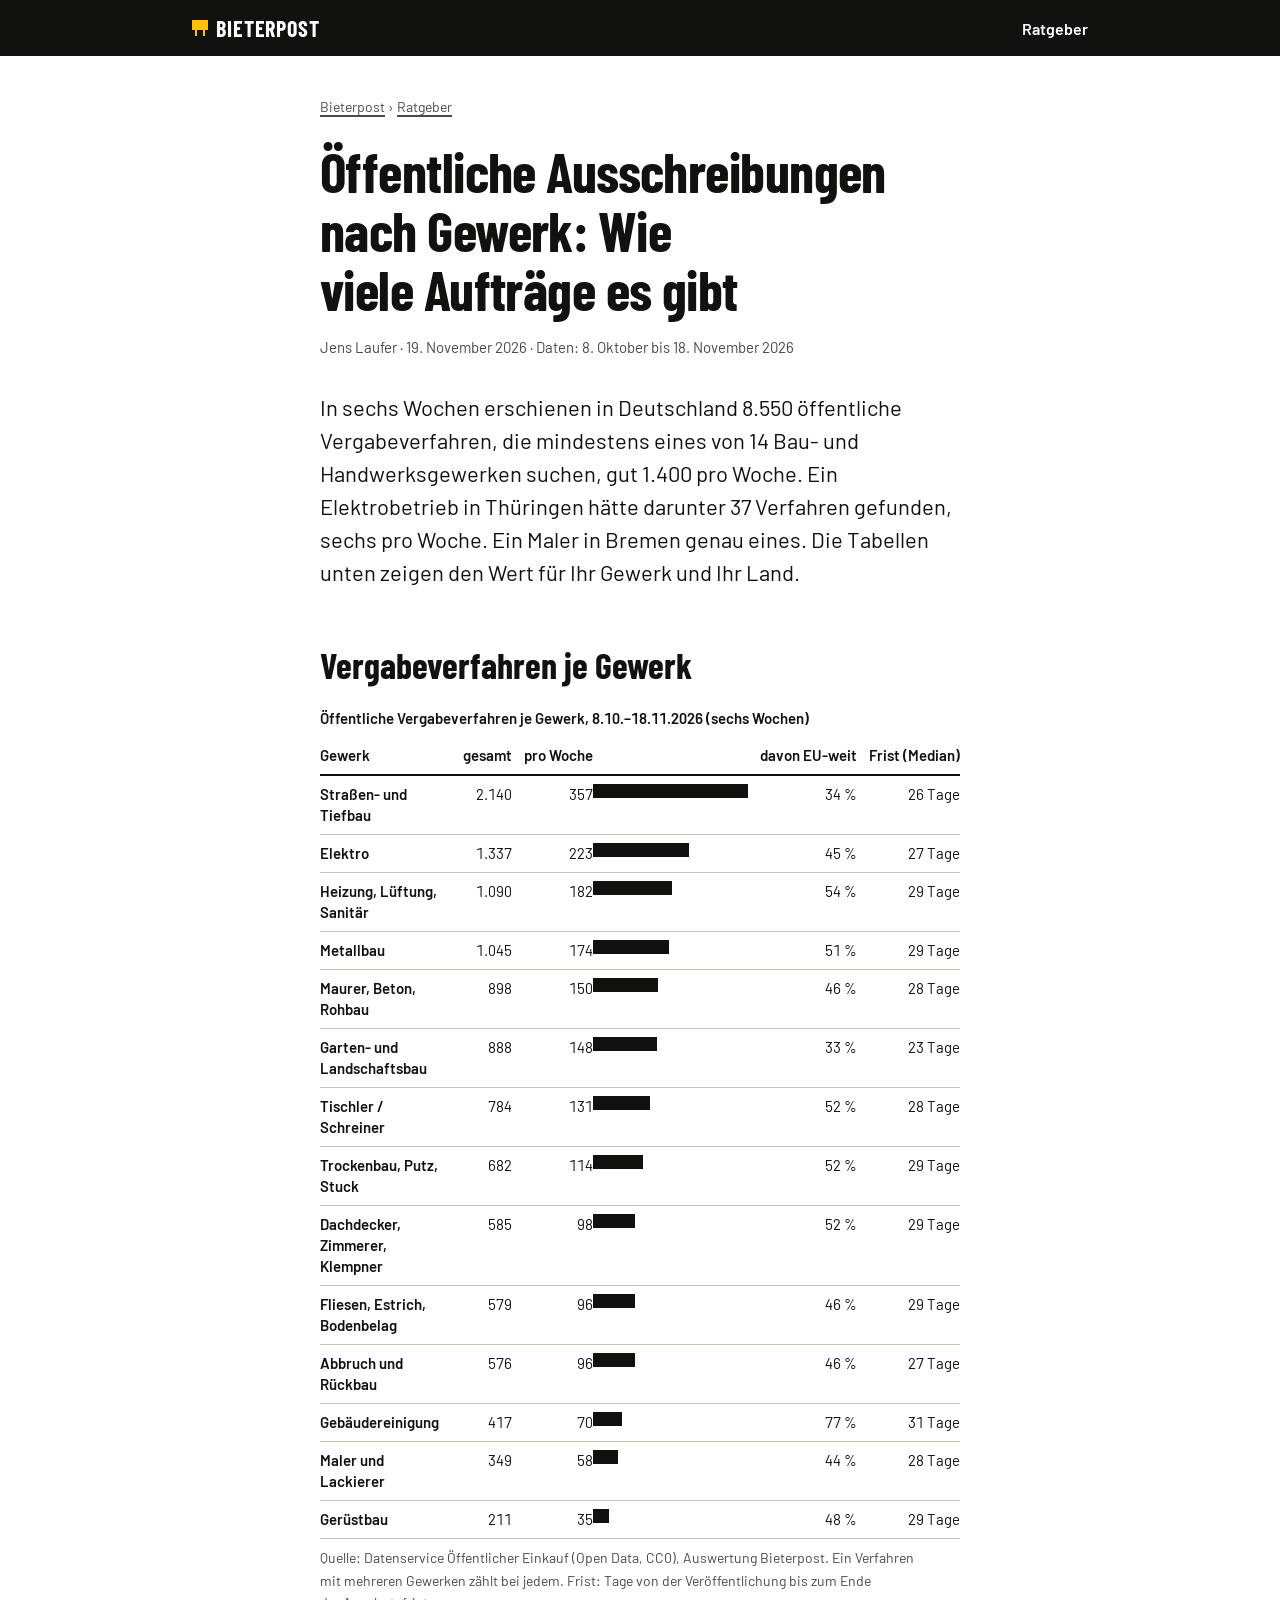
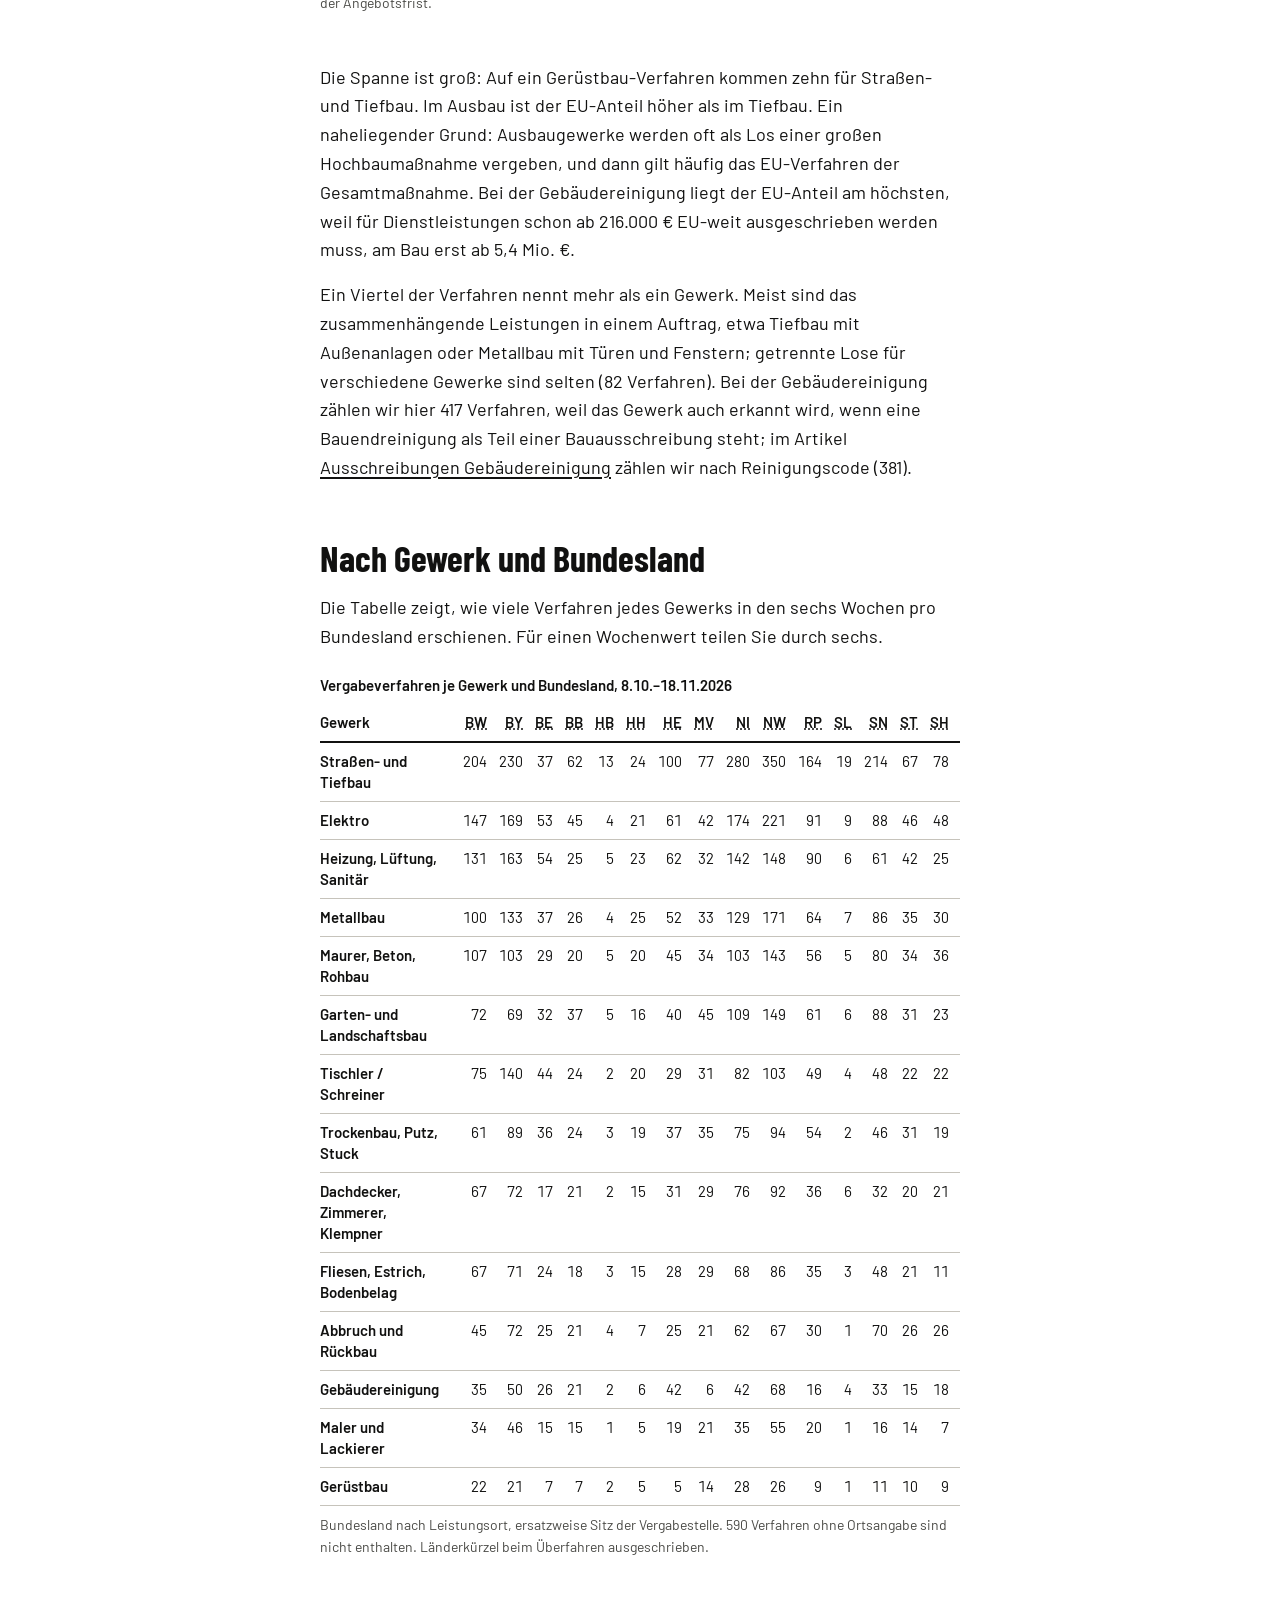
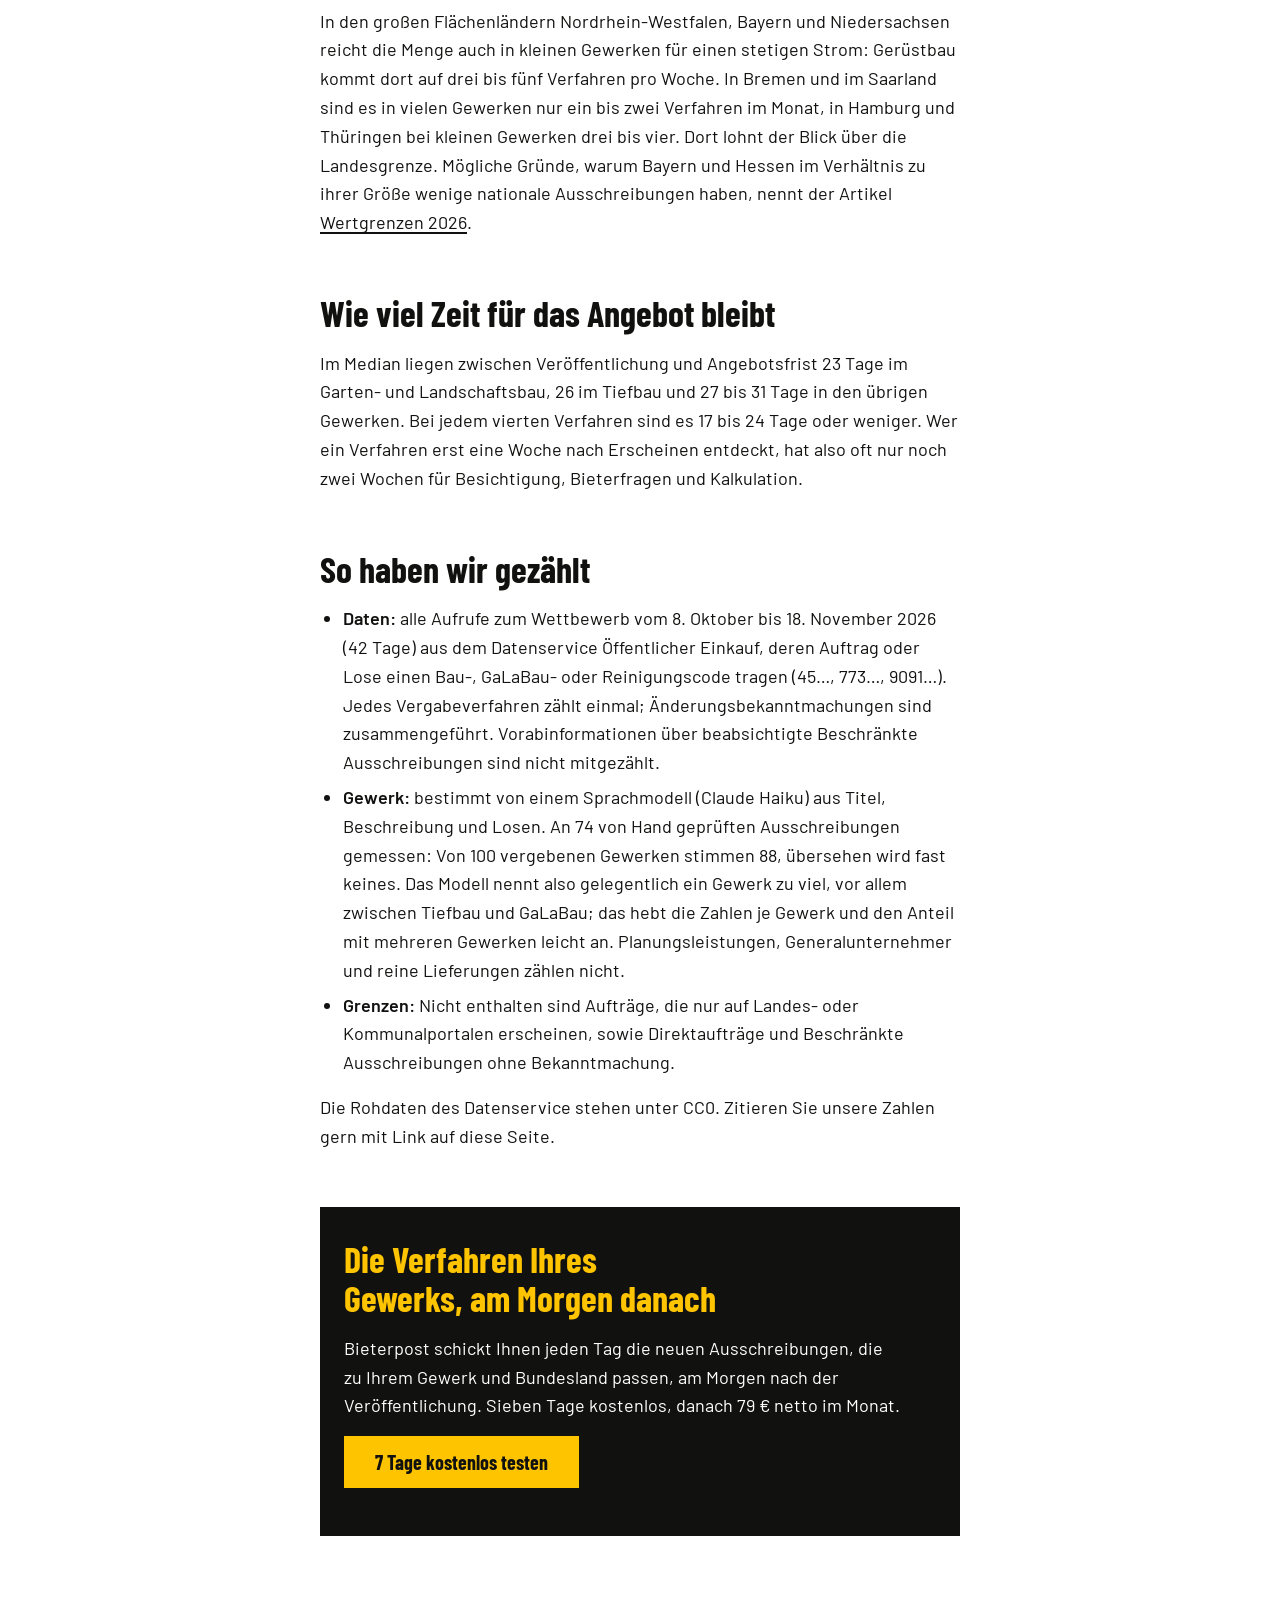
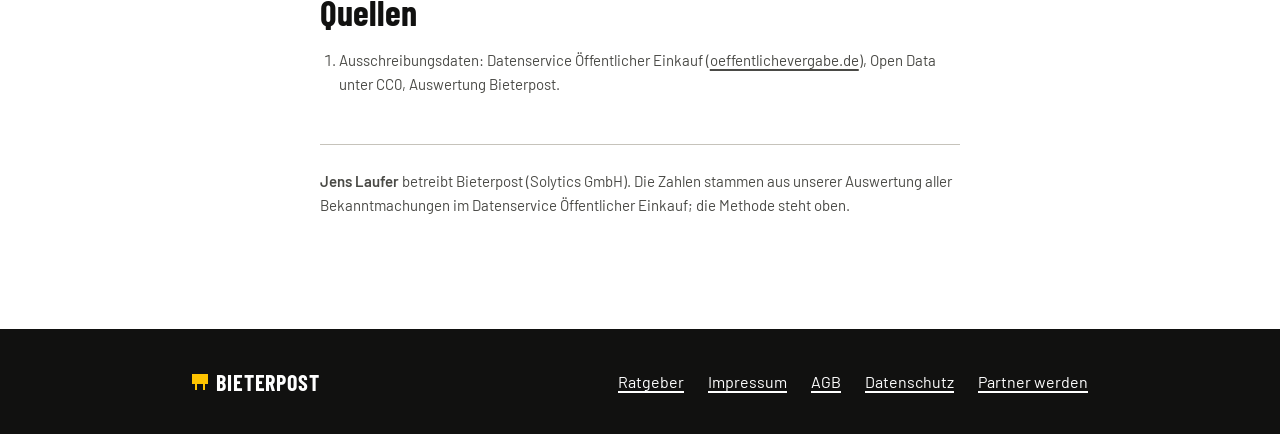
<file: ratgeber/oeffentliche-ausschreibungen-nach-gewerk/index.html>
<!doctype html>
<html lang="de">
<head>
<meta charset="utf-8">
<meta name="viewport" content="width=device-width, initial-scale=1">
<meta name="theme-color" content="#111110">
<title>Ausschreibungen nach Gewerk: Wie viele Bauaufträge gibt es?</title>
<meta name="description" content="Wie viele öffentliche Aufträge gibt es pro Woche für Elektro, SHK, Maler, Dachdecker? 8.550 Vergabeverfahren aus sechs Wochen, nach Bundesland.">
<link rel="canonical" href="https://bieterpost.de/ratgeber/oeffentliche-ausschreibungen-nach-gewerk/">
<meta property="og:type" content="article">
<meta property="og:locale" content="de_DE">
<meta property="og:site_name" content="Bieterpost">
<meta property="og:title" content="Ausschreibungen nach Gewerk: Wie viele Bauaufträge gibt es?">
<meta property="og:description" content="8.550 öffentliche Vergabeverfahren aus sechs Wochen, nach 14 Gewerken und 16 Bundesländern ausgewertet.">
<meta property="og:url" content="https://bieterpost.de/ratgeber/oeffentliche-ausschreibungen-nach-gewerk/">
<meta property="og:image" content="https://bieterpost.de/og.png">
<meta property="article:published_time" content="2026-11-19">
<meta name="twitter:card" content="summary_large_image">
<link rel="icon" href="/favicon.svg" type="image/svg+xml">
<link rel="stylesheet" href="/ratgeber/ratgeber.css">
<script type="application/ld+json">
{
  "@context": "https://schema.org",
  "@type": "Article",
  "headline": "Ausschreibungen nach Gewerk: Wie viele Bauaufträge gibt es?",
  "description": "Auswertung von 8.550 öffentlichen Vergabeverfahren aus sechs Wochen nach 14 Gewerken und 16 Bundesländern.",
  "datePublished": "2026-11-19",
  "dateModified": "2026-11-19",
  "inLanguage": "de-DE",
  "mainEntityOfPage": "https://bieterpost.de/ratgeber/oeffentliche-ausschreibungen-nach-gewerk/",
  "image": "https://bieterpost.de/og.png",
  "author": { "@type": "Person", "name": "Jens Laufer" },
  "publisher": { "@type": "Organization", "name": "Solytics GmbH", "url": "https://bieterpost.de/" }
}
</script>
<script type="application/ld+json">
{
  "@context": "https://schema.org",
  "@type": "Dataset",
  "name": "Öffentliche Bauvergaben nach Gewerk und Bundesland, 8.10.–18.11.2026",
  "description": "Anzahl der Vergabeverfahren je Gewerk und Bundesland aus dem Datenservice Öffentlicher Einkauf; Gewerk bestimmt aus Titel, Beschreibung und Losen.",
  "temporalCoverage": "2026-10-08/2026-11-18",
  "spatialCoverage": "Deutschland",
  "creator": { "@type": "Organization", "name": "Solytics GmbH" },
  "isBasedOn": "https://oeffentlichevergabe.de/"
}
</script>
<script type="application/ld+json">
{
  "@context": "https://schema.org",
  "@type": "BreadcrumbList",
  "itemListElement": [
    { "@type": "ListItem", "position": 1, "name": "Bieterpost", "item": "https://bieterpost.de/" },
    { "@type": "ListItem", "position": 2, "name": "Ratgeber", "item": "https://bieterpost.de/ratgeber/" },
    { "@type": "ListItem", "position": 3, "name": "Ausschreibungen nach Gewerk" }
  ]
}
</script>
<script src="/affiliate.js" defer></script>
</head>
<body>
<header class="kopf"><div class="rahmen">
  <a class="marke" href="/" aria-label="Bieterpost, Startseite">Bieterpost</a>
  <nav aria-label="Hauptnavigation"><a href="/ratgeber/">Ratgeber</a></nav>
</div></header>

<main class="rahmen">
<article>
  <p class="pfad"><a href="/">Bieterpost</a> › <a href="/ratgeber/">Ratgeber</a></p>
  <h1>Öffentliche Ausschreibungen nach Gewerk: Wie viele Aufträge es gibt</h1>
  <p class="meta">Jens Laufer · 19. November 2026 · Daten: 8. Oktober bis 18. November 2026</p>

  <p class="lead">In sechs Wochen erschienen in Deutschland 8.550 öffentliche Vergabeverfahren, die mindestens eines von 14 Bau- und Handwerksgewerken suchen, gut 1.400 pro Woche. Ein Elektrobetrieb in Thüringen hätte darunter 37 Verfahren gefunden, sechs pro Woche. Ein Maler in Bremen genau eines. Die Tabellen unten zeigen den Wert für Ihr Gewerk und Ihr Land.</p>

  <h2 id="gewerke">Vergabeverfahren je Gewerk</h2>
  <div class="tabelle">
  <table class="balken">
    <caption>Öffentliche Vergabeverfahren je Gewerk, 8.10.–18.11.2026 (sechs Wochen)</caption>
    <thead><tr><th scope="col">Gewerk</th><th scope="col" class="zahl">gesamt</th><th scope="col" class="zahl">pro Woche</th><th scope="col"><span class="sr">Balken</span></th><th scope="col" class="zahl">davon EU-weit</th><th scope="col" class="zahl">Frist (Median)</th></tr></thead>
    <tbody>
      <tr><th scope="row">Straßen- und Tiefbau</th><td class="zahl">2.140</td><td class="zahl">357</td><td class="bar"><span class="b" style="width:100%"></span></td><td class="zahl">34 %</td><td class="zahl">26 Tage</td></tr>
      <tr><th scope="row">Elektro</th><td class="zahl">1.337</td><td class="zahl">223</td><td class="bar"><span class="b" style="width:62%"></span></td><td class="zahl">45 %</td><td class="zahl">27 Tage</td></tr>
      <tr><th scope="row">Heizung, Lüftung, Sanitär</th><td class="zahl">1.090</td><td class="zahl">182</td><td class="bar"><span class="b" style="width:51%"></span></td><td class="zahl">54 %</td><td class="zahl">29 Tage</td></tr>
      <tr><th scope="row">Metallbau</th><td class="zahl">1.045</td><td class="zahl">174</td><td class="bar"><span class="b" style="width:49%"></span></td><td class="zahl">51 %</td><td class="zahl">29 Tage</td></tr>
      <tr><th scope="row">Maurer, Beton, Rohbau</th><td class="zahl">898</td><td class="zahl">150</td><td class="bar"><span class="b" style="width:42%"></span></td><td class="zahl">46 %</td><td class="zahl">28 Tage</td></tr>
      <tr><th scope="row">Garten- und Landschaftsbau</th><td class="zahl">888</td><td class="zahl">148</td><td class="bar"><span class="b" style="width:41%"></span></td><td class="zahl">33 %</td><td class="zahl">23 Tage</td></tr>
      <tr><th scope="row">Tischler / Schreiner</th><td class="zahl">784</td><td class="zahl">131</td><td class="bar"><span class="b" style="width:37%"></span></td><td class="zahl">52 %</td><td class="zahl">28 Tage</td></tr>
      <tr><th scope="row">Trockenbau, Putz, Stuck</th><td class="zahl">682</td><td class="zahl">114</td><td class="bar"><span class="b" style="width:32%"></span></td><td class="zahl">52 %</td><td class="zahl">29 Tage</td></tr>
      <tr><th scope="row">Dachdecker, Zimmerer, Klempner</th><td class="zahl">585</td><td class="zahl">98</td><td class="bar"><span class="b" style="width:27%"></span></td><td class="zahl">52 %</td><td class="zahl">29 Tage</td></tr>
      <tr><th scope="row">Fliesen, Estrich, Bodenbelag</th><td class="zahl">579</td><td class="zahl">96</td><td class="bar"><span class="b" style="width:27%"></span></td><td class="zahl">46 %</td><td class="zahl">29 Tage</td></tr>
      <tr><th scope="row">Abbruch und Rückbau</th><td class="zahl">576</td><td class="zahl">96</td><td class="bar"><span class="b" style="width:27%"></span></td><td class="zahl">46 %</td><td class="zahl">27 Tage</td></tr>
      <tr><th scope="row">Gebäudereinigung</th><td class="zahl">417</td><td class="zahl">70</td><td class="bar"><span class="b" style="width:19%"></span></td><td class="zahl">77 %</td><td class="zahl">31 Tage</td></tr>
      <tr><th scope="row">Maler und Lackierer</th><td class="zahl">349</td><td class="zahl">58</td><td class="bar"><span class="b" style="width:16%"></span></td><td class="zahl">44 %</td><td class="zahl">28 Tage</td></tr>
      <tr><th scope="row">Gerüstbau</th><td class="zahl">211</td><td class="zahl">35</td><td class="bar"><span class="b" style="width:10%"></span></td><td class="zahl">48 %</td><td class="zahl">29 Tage</td></tr>
    </tbody>
  </table>
  <p class="quelle">Quelle: Datenservice Öffentlicher Einkauf (Open Data, CC0), Auswertung Bieterpost. Ein Verfahren mit mehreren Gewerken zählt bei jedem. Frist: Tage von der Veröffentlichung bis zum Ende der Angebotsfrist.</p>
  </div>
  <p>Die Spanne ist groß: Auf ein Gerüstbau-Verfahren kommen zehn für Straßen- und Tiefbau. Im Ausbau ist der EU-Anteil höher als im Tiefbau. Ein naheliegender Grund: Ausbaugewerke werden oft als Los einer großen Hochbaumaßnahme vergeben, und dann gilt häufig das EU-Verfahren der Gesamtmaßnahme. Bei der Gebäudereinigung liegt der EU-Anteil am höchsten, weil für Dienstleistungen schon ab 216.000 € EU-weit ausgeschrieben werden muss, am Bau erst ab 5,4 Mio. €.</p>
  <p>Ein Viertel der Verfahren nennt mehr als ein Gewerk. Meist sind das zusammenhängende Leistungen in einem Auftrag, etwa Tiefbau mit Außenanlagen oder Metallbau mit Türen und Fenstern; getrennte Lose für verschiedene Gewerke sind selten (82 Verfahren). Bei der Gebäudereinigung zählen wir hier 417 Verfahren, weil das Gewerk auch erkannt wird, wenn eine Bauendreinigung als Teil einer Bauausschreibung steht; im Artikel <a href="/ratgeber/ausschreibungen-gebaeudereinigung/">Ausschreibungen Gebäudereinigung</a> zählen wir nach Reinigungscode (381).</p>

  <h2 id="laender">Nach Gewerk und Bundesland</h2>
  <p>Die Tabelle zeigt, wie viele Verfahren jedes Gewerks in den sechs Wochen pro Bundesland erschienen. Für einen Wochenwert teilen Sie durch sechs.</p>
  <div class="tabelle">
  <table>
    <caption>Vergabeverfahren je Gewerk und Bundesland, 8.10.–18.11.2026</caption>
    <thead><tr><th scope="col">Gewerk</th><th scope="col" class="zahl"><abbr title="Baden-Württemberg">BW</abbr></th><th scope="col" class="zahl"><abbr title="Bayern">BY</abbr></th><th scope="col" class="zahl"><abbr title="Berlin">BE</abbr></th><th scope="col" class="zahl"><abbr title="Brandenburg">BB</abbr></th><th scope="col" class="zahl"><abbr title="Bremen">HB</abbr></th><th scope="col" class="zahl"><abbr title="Hamburg">HH</abbr></th><th scope="col" class="zahl"><abbr title="Hessen">HE</abbr></th><th scope="col" class="zahl"><abbr title="Mecklenburg-Vorpommern">MV</abbr></th><th scope="col" class="zahl"><abbr title="Niedersachsen">NI</abbr></th><th scope="col" class="zahl"><abbr title="Nordrhein-Westfalen">NW</abbr></th><th scope="col" class="zahl"><abbr title="Rheinland-Pfalz">RP</abbr></th><th scope="col" class="zahl"><abbr title="Saarland">SL</abbr></th><th scope="col" class="zahl"><abbr title="Sachsen">SN</abbr></th><th scope="col" class="zahl"><abbr title="Sachsen-Anhalt">ST</abbr></th><th scope="col" class="zahl"><abbr title="Schleswig-Holstein">SH</abbr></th><th scope="col" class="zahl"><abbr title="Thüringen">TH</abbr></th></tr></thead>
    <tbody>
      <tr><th scope="row">Straßen- und Tiefbau</th><td class="zahl">204</td><td class="zahl">230</td><td class="zahl">37</td><td class="zahl">62</td><td class="zahl">13</td><td class="zahl">24</td><td class="zahl">100</td><td class="zahl">77</td><td class="zahl">280</td><td class="zahl">350</td><td class="zahl">164</td><td class="zahl">19</td><td class="zahl">214</td><td class="zahl">67</td><td class="zahl">78</td><td class="zahl">40</td></tr>
      <tr><th scope="row">Elektro</th><td class="zahl">147</td><td class="zahl">169</td><td class="zahl">53</td><td class="zahl">45</td><td class="zahl">4</td><td class="zahl">21</td><td class="zahl">61</td><td class="zahl">42</td><td class="zahl">174</td><td class="zahl">221</td><td class="zahl">91</td><td class="zahl">9</td><td class="zahl">88</td><td class="zahl">46</td><td class="zahl">48</td><td class="zahl">37</td></tr>
      <tr><th scope="row">Heizung, Lüftung, Sanitär</th><td class="zahl">131</td><td class="zahl">163</td><td class="zahl">54</td><td class="zahl">25</td><td class="zahl">5</td><td class="zahl">23</td><td class="zahl">62</td><td class="zahl">32</td><td class="zahl">142</td><td class="zahl">148</td><td class="zahl">90</td><td class="zahl">6</td><td class="zahl">61</td><td class="zahl">42</td><td class="zahl">25</td><td class="zahl">22</td></tr>
      <tr><th scope="row">Metallbau</th><td class="zahl">100</td><td class="zahl">133</td><td class="zahl">37</td><td class="zahl">26</td><td class="zahl">4</td><td class="zahl">25</td><td class="zahl">52</td><td class="zahl">33</td><td class="zahl">129</td><td class="zahl">171</td><td class="zahl">64</td><td class="zahl">7</td><td class="zahl">86</td><td class="zahl">35</td><td class="zahl">30</td><td class="zahl">27</td></tr>
      <tr><th scope="row">Maurer, Beton, Rohbau</th><td class="zahl">107</td><td class="zahl">103</td><td class="zahl">29</td><td class="zahl">20</td><td class="zahl">5</td><td class="zahl">20</td><td class="zahl">45</td><td class="zahl">34</td><td class="zahl">103</td><td class="zahl">143</td><td class="zahl">56</td><td class="zahl">5</td><td class="zahl">80</td><td class="zahl">34</td><td class="zahl">36</td><td class="zahl">20</td></tr>
      <tr><th scope="row">Garten- und Landschaftsbau</th><td class="zahl">72</td><td class="zahl">69</td><td class="zahl">32</td><td class="zahl">37</td><td class="zahl">5</td><td class="zahl">16</td><td class="zahl">40</td><td class="zahl">45</td><td class="zahl">109</td><td class="zahl">149</td><td class="zahl">61</td><td class="zahl">6</td><td class="zahl">88</td><td class="zahl">31</td><td class="zahl">23</td><td class="zahl">16</td></tr>
      <tr><th scope="row">Tischler / Schreiner</th><td class="zahl">75</td><td class="zahl">140</td><td class="zahl">44</td><td class="zahl">24</td><td class="zahl">2</td><td class="zahl">20</td><td class="zahl">29</td><td class="zahl">31</td><td class="zahl">82</td><td class="zahl">103</td><td class="zahl">49</td><td class="zahl">4</td><td class="zahl">48</td><td class="zahl">22</td><td class="zahl">22</td><td class="zahl">33</td></tr>
      <tr><th scope="row">Trockenbau, Putz, Stuck</th><td class="zahl">61</td><td class="zahl">89</td><td class="zahl">36</td><td class="zahl">24</td><td class="zahl">3</td><td class="zahl">19</td><td class="zahl">37</td><td class="zahl">35</td><td class="zahl">75</td><td class="zahl">94</td><td class="zahl">54</td><td class="zahl">2</td><td class="zahl">46</td><td class="zahl">31</td><td class="zahl">19</td><td class="zahl">13</td></tr>
      <tr><th scope="row">Dachdecker, Zimmerer, Klempner</th><td class="zahl">67</td><td class="zahl">72</td><td class="zahl">17</td><td class="zahl">21</td><td class="zahl">2</td><td class="zahl">15</td><td class="zahl">31</td><td class="zahl">29</td><td class="zahl">76</td><td class="zahl">92</td><td class="zahl">36</td><td class="zahl">6</td><td class="zahl">32</td><td class="zahl">20</td><td class="zahl">21</td><td class="zahl">21</td></tr>
      <tr><th scope="row">Fliesen, Estrich, Bodenbelag</th><td class="zahl">67</td><td class="zahl">71</td><td class="zahl">24</td><td class="zahl">18</td><td class="zahl">3</td><td class="zahl">15</td><td class="zahl">28</td><td class="zahl">29</td><td class="zahl">68</td><td class="zahl">86</td><td class="zahl">35</td><td class="zahl">3</td><td class="zahl">48</td><td class="zahl">21</td><td class="zahl">11</td><td class="zahl">16</td></tr>
      <tr><th scope="row">Abbruch und Rückbau</th><td class="zahl">45</td><td class="zahl">72</td><td class="zahl">25</td><td class="zahl">21</td><td class="zahl">4</td><td class="zahl">7</td><td class="zahl">25</td><td class="zahl">21</td><td class="zahl">62</td><td class="zahl">67</td><td class="zahl">30</td><td class="zahl">1</td><td class="zahl">70</td><td class="zahl">26</td><td class="zahl">26</td><td class="zahl">21</td></tr>
      <tr><th scope="row">Gebäudereinigung</th><td class="zahl">35</td><td class="zahl">50</td><td class="zahl">26</td><td class="zahl">21</td><td class="zahl">2</td><td class="zahl">6</td><td class="zahl">42</td><td class="zahl">6</td><td class="zahl">42</td><td class="zahl">68</td><td class="zahl">16</td><td class="zahl">4</td><td class="zahl">33</td><td class="zahl">15</td><td class="zahl">18</td><td class="zahl">5</td></tr>
      <tr><th scope="row">Maler und Lackierer</th><td class="zahl">34</td><td class="zahl">46</td><td class="zahl">15</td><td class="zahl">15</td><td class="zahl">1</td><td class="zahl">5</td><td class="zahl">19</td><td class="zahl">21</td><td class="zahl">35</td><td class="zahl">55</td><td class="zahl">20</td><td class="zahl">1</td><td class="zahl">16</td><td class="zahl">14</td><td class="zahl">7</td><td class="zahl">10</td></tr>
      <tr><th scope="row">Gerüstbau</th><td class="zahl">22</td><td class="zahl">21</td><td class="zahl">7</td><td class="zahl">7</td><td class="zahl">2</td><td class="zahl">5</td><td class="zahl">5</td><td class="zahl">14</td><td class="zahl">28</td><td class="zahl">26</td><td class="zahl">9</td><td class="zahl">1</td><td class="zahl">11</td><td class="zahl">10</td><td class="zahl">9</td><td class="zahl">15</td></tr>
    </tbody>
  </table>
  <p class="quelle">Bundesland nach Leistungsort, ersatzweise Sitz der Vergabestelle. 590 Verfahren ohne Ortsangabe sind nicht enthalten. Länderkürzel beim Überfahren ausgeschrieben.</p>
  </div>
  <p>In den großen Flächenländern Nordrhein-Westfalen, Bayern und Niedersachsen reicht die Menge auch in kleinen Gewerken für einen stetigen Strom: Gerüstbau kommt dort auf drei bis fünf Verfahren pro Woche. In Bremen und im Saarland sind es in vielen Gewerken nur ein bis zwei Verfahren im Monat, in Hamburg und Thüringen bei kleinen Gewerken drei bis vier. Dort lohnt der Blick über die Landesgrenze. Mögliche Gründe, warum Bayern und Hessen im Verhältnis zu ihrer Größe wenige nationale Ausschreibungen haben, nennt der Artikel <a href="/ratgeber/wertgrenzen-vergabe-2026/">Wertgrenzen 2026</a>.</p>

  <h2 id="fristen">Wie viel Zeit für das Angebot bleibt</h2>
  <p>Im Median liegen zwischen Veröffentlichung und Angebotsfrist 23 Tage im Garten- und Landschaftsbau, 26 im Tiefbau und 27 bis 31 Tage in den übrigen Gewerken. Bei jedem vierten Verfahren sind es 17 bis 24 Tage oder weniger. Wer ein Verfahren erst eine Woche nach Erscheinen entdeckt, hat also oft nur noch zwei Wochen für Besichtigung, Bieterfragen und Kalkulation.</p>

  <h2 id="methode">So haben wir gezählt</h2>
  <ul>
    <li><strong>Daten:</strong> alle Aufrufe zum Wettbewerb vom 8. Oktober bis 18. November 2026 (42 Tage) aus dem Datenservice Öffentlicher Einkauf, deren Auftrag oder Lose einen Bau-, GaLaBau- oder Reinigungscode tragen (45…, 773…, 9091…). Jedes Vergabeverfahren zählt einmal; Änderungsbekanntmachungen sind zusammengeführt. Vorabinformationen über beabsichtigte Beschränkte Ausschreibungen sind nicht mitgezählt.</li>
    <li><strong>Gewerk:</strong> bestimmt von einem Sprachmodell (Claude Haiku) aus Titel, Beschreibung und Losen. An 74 von Hand geprüften Ausschreibungen gemessen: Von 100 vergebenen Gewerken stimmen 88, übersehen wird fast keines. Das Modell nennt also gelegentlich ein Gewerk zu viel, vor allem zwischen Tiefbau und GaLaBau; das hebt die Zahlen je Gewerk und den Anteil mit mehreren Gewerken leicht an. Planungsleistungen, Generalunternehmer und reine Lieferungen zählen nicht.</li>
    <li><strong>Grenzen:</strong> Nicht enthalten sind Aufträge, die nur auf Landes- oder Kommunalportalen erscheinen, sowie Direktaufträge und Beschränkte Ausschreibungen ohne Bekanntmachung.</li>
  </ul>
  <p>Die Rohdaten des Datenservice stehen unter CC0. Zitieren Sie unsere Zahlen gern mit Link auf diese Seite.</p>

  <section class="aufruf" aria-labelledby="aufruf">
    <h2 id="aufruf">Die Verfahren Ihres Gewerks, am Morgen danach</h2>
    <p>Bieterpost schickt Ihnen jeden Tag die neuen Ausschreibungen, die zu Ihrem Gewerk und Bundesland passen, am Morgen nach der Veröffentlichung. Sieben Tage kostenlos, danach 79 € netto im Monat.</p>
    <p><a class="btn" href="/#testen">7 Tage kostenlos testen</a></p>
  </section>

  <h2 id="quellen">Quellen</h2>
  <ol class="quellen">
    <li>Ausschreibungsdaten: Datenservice Öffentlicher Einkauf (<a href="https://oeffentlichevergabe.de/">oeffentlichevergabe.de</a>), Open Data unter CC0, Auswertung Bieterpost.</li>
  </ol>

  <p class="autor"><strong>Jens Laufer</strong> betreibt Bieterpost (Solytics GmbH). Die Zahlen stammen aus unserer Auswertung aller Bekanntmachungen im Datenservice Öffentlicher Einkauf; die Methode steht oben.</p>
</article>
</main>

<footer class="fuss"><div class="rahmen">
  <a class="marke" href="/" aria-label="Bieterpost, Startseite">Bieterpost</a>
  <nav aria-label="Fußzeile">
    <a href="/ratgeber/">Ratgeber</a>
    <a href="/impressum.html">Impressum</a>
    <a href="/agb.html">AGB</a>
    <a href="/datenschutz.html">Datenschutz</a>
    <a href="https://affiliate.solytics.de/p/bieterpost">Partner werden</a>
  </nav>
</div></footer>
</body>
</html>
</file>
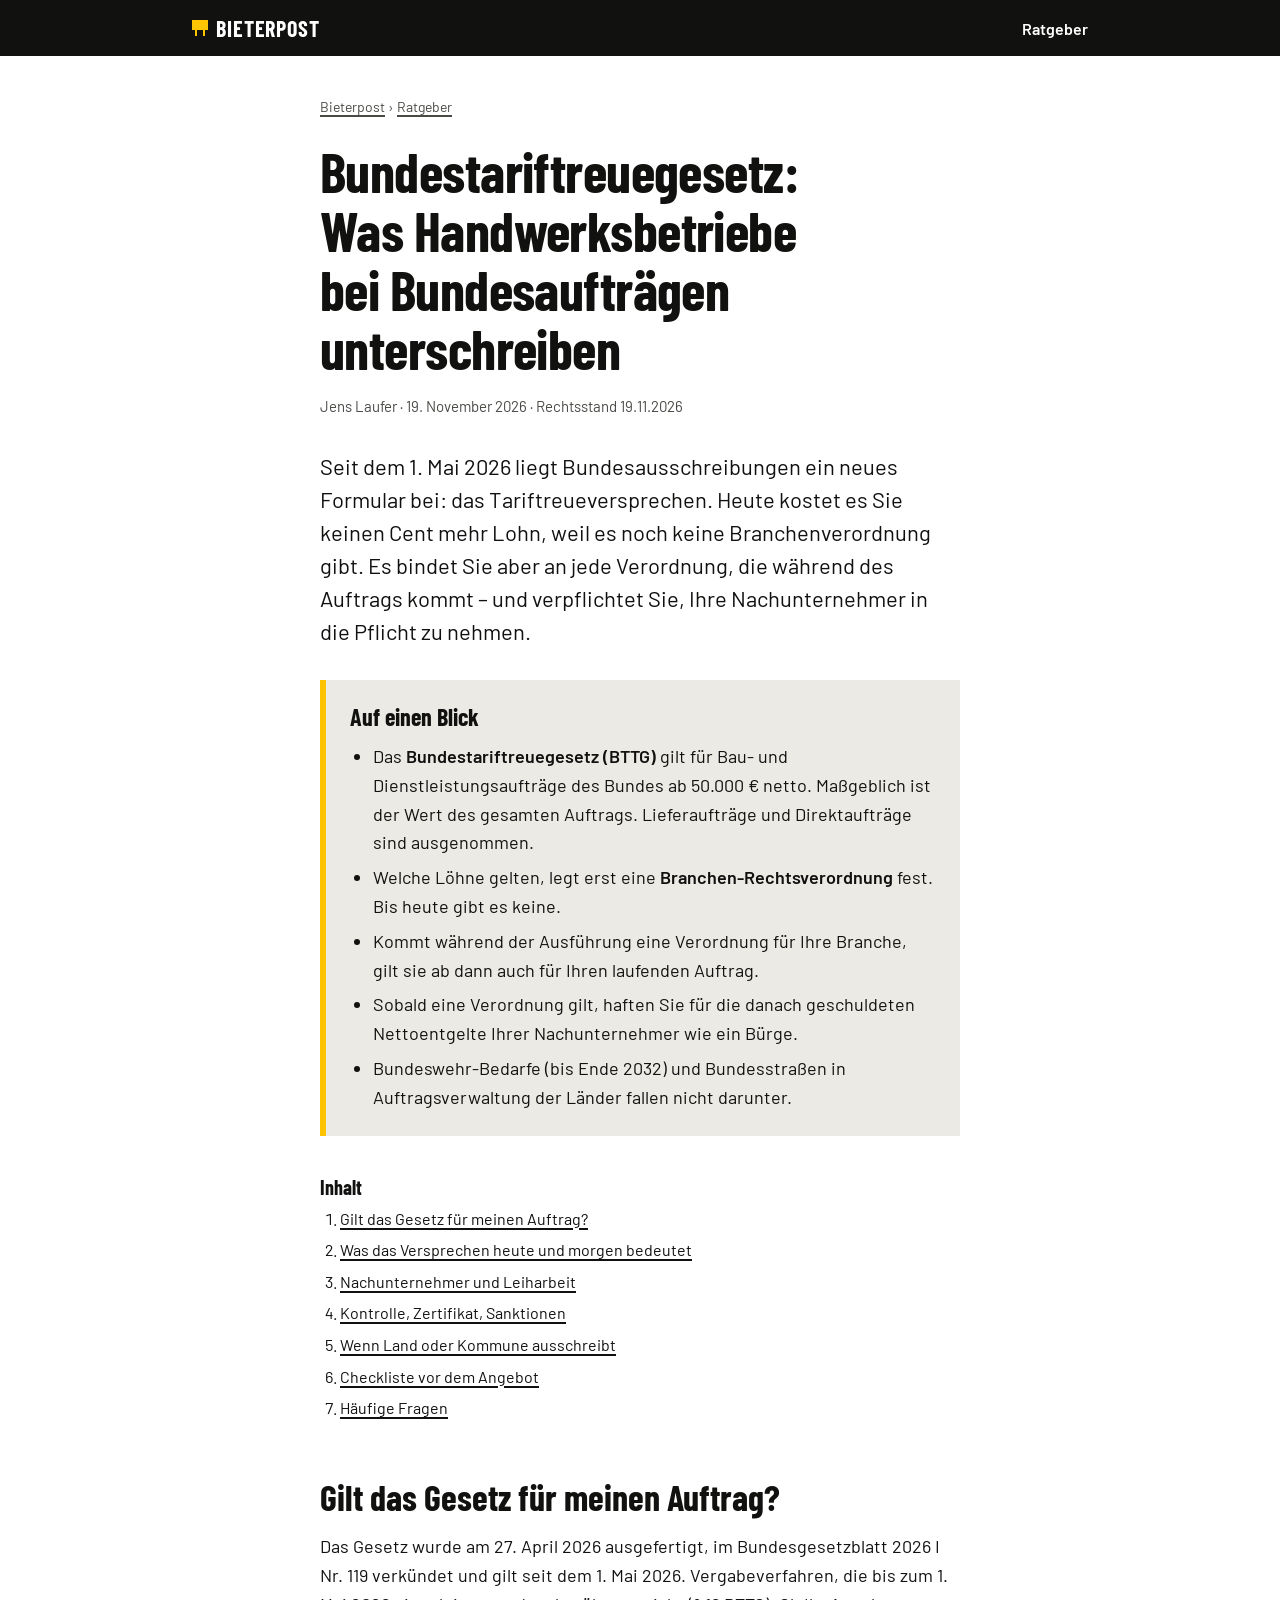
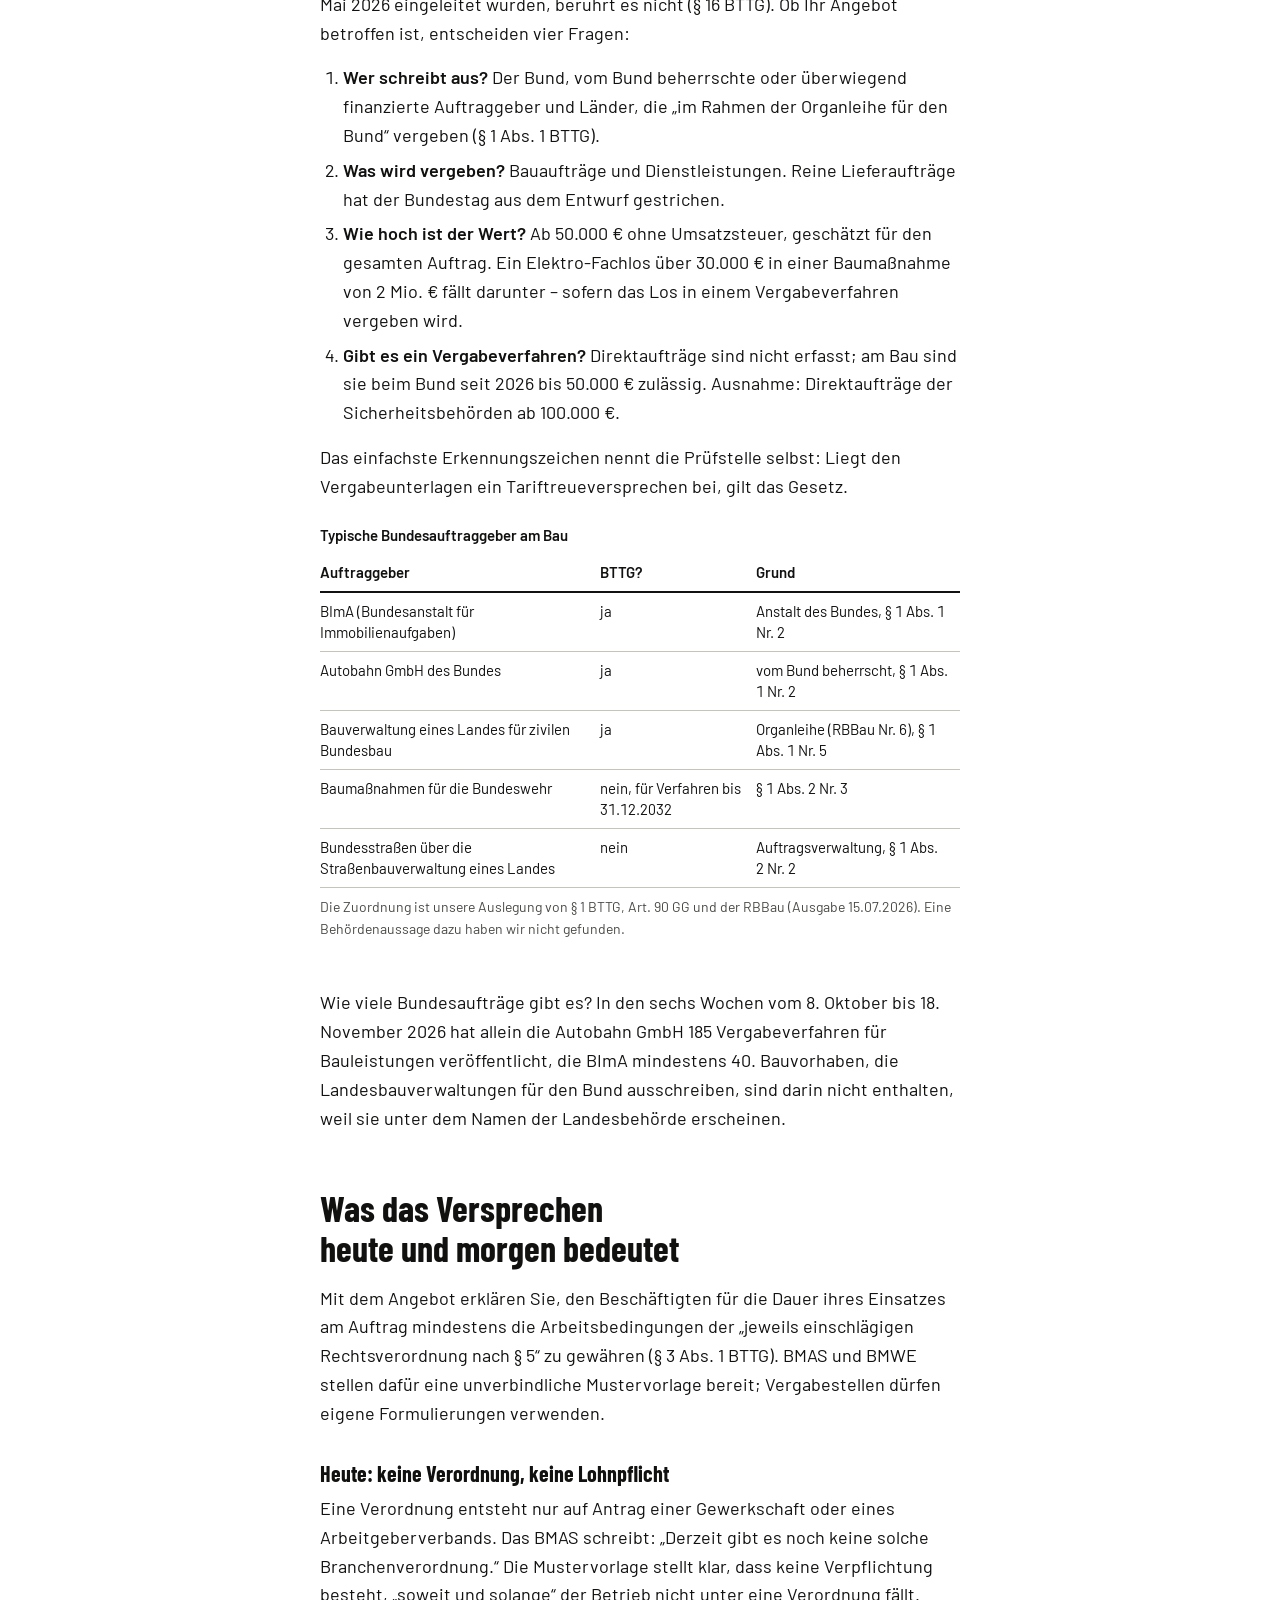
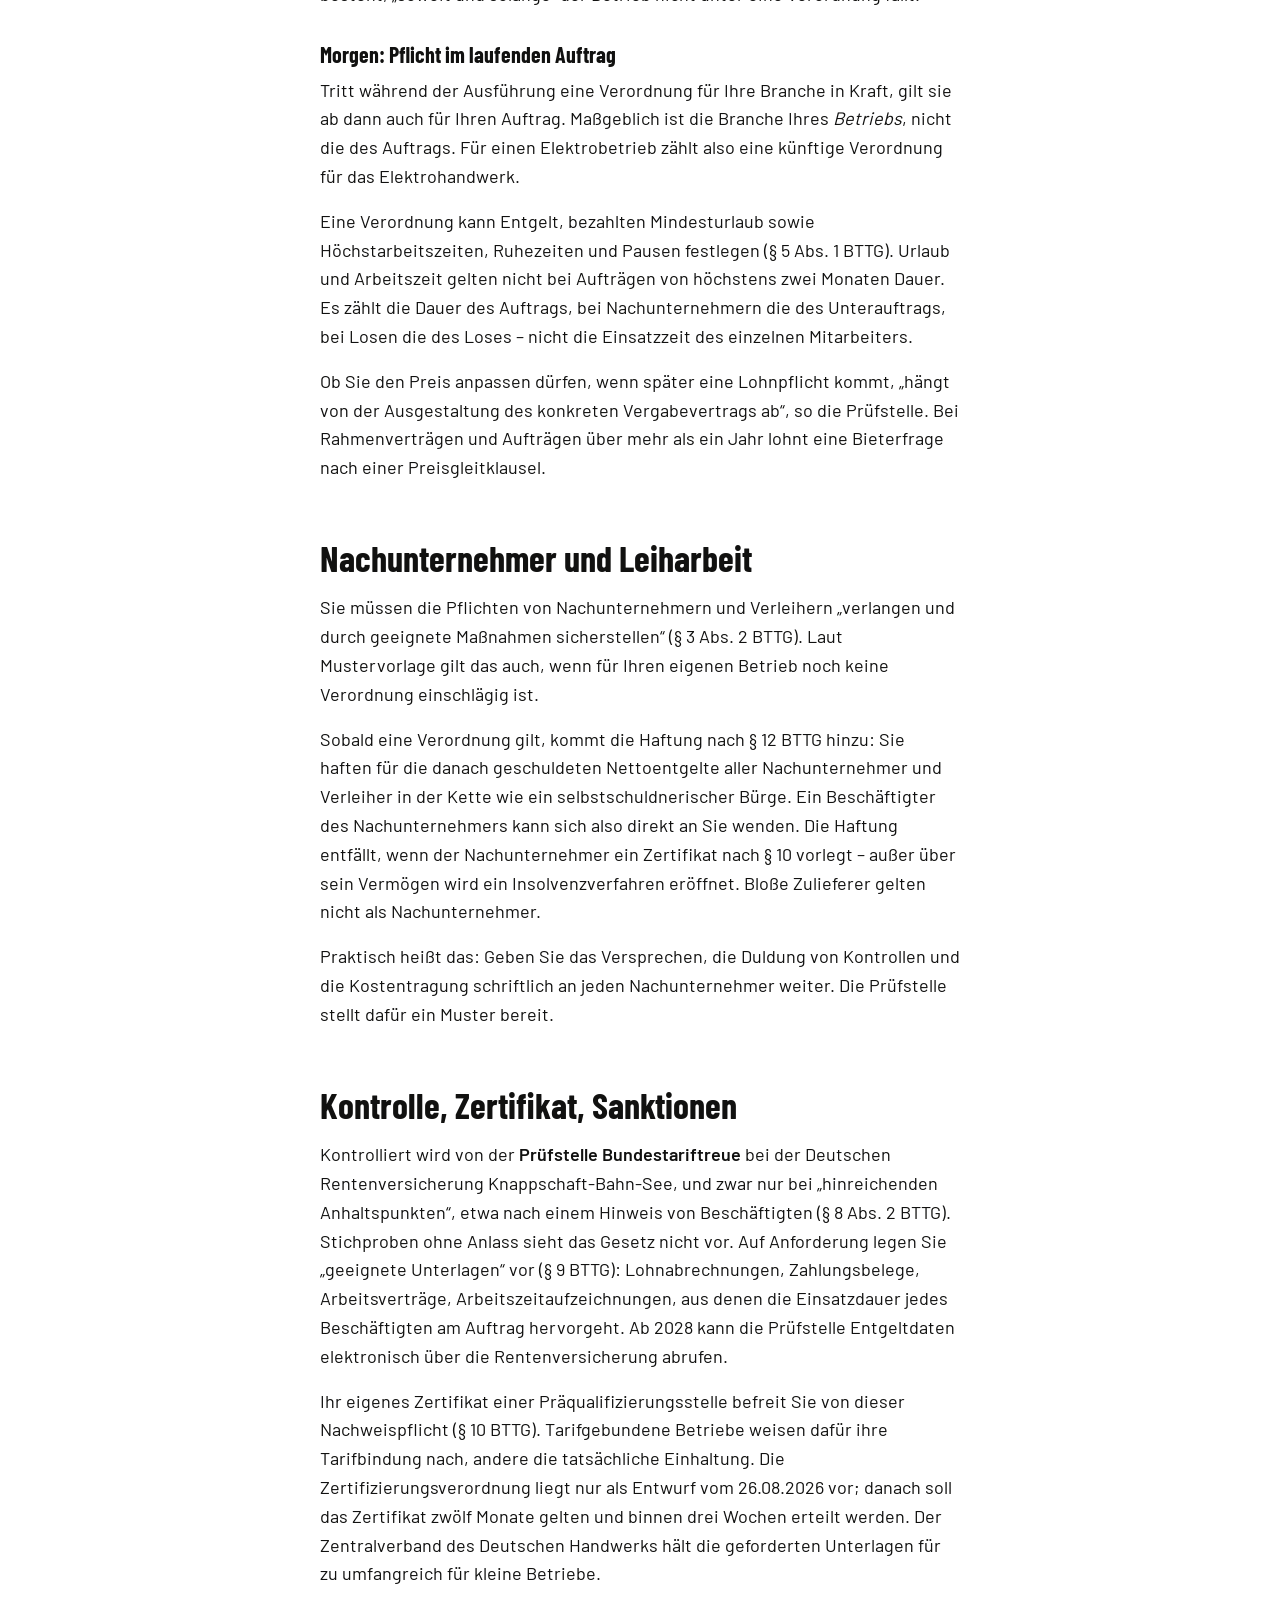
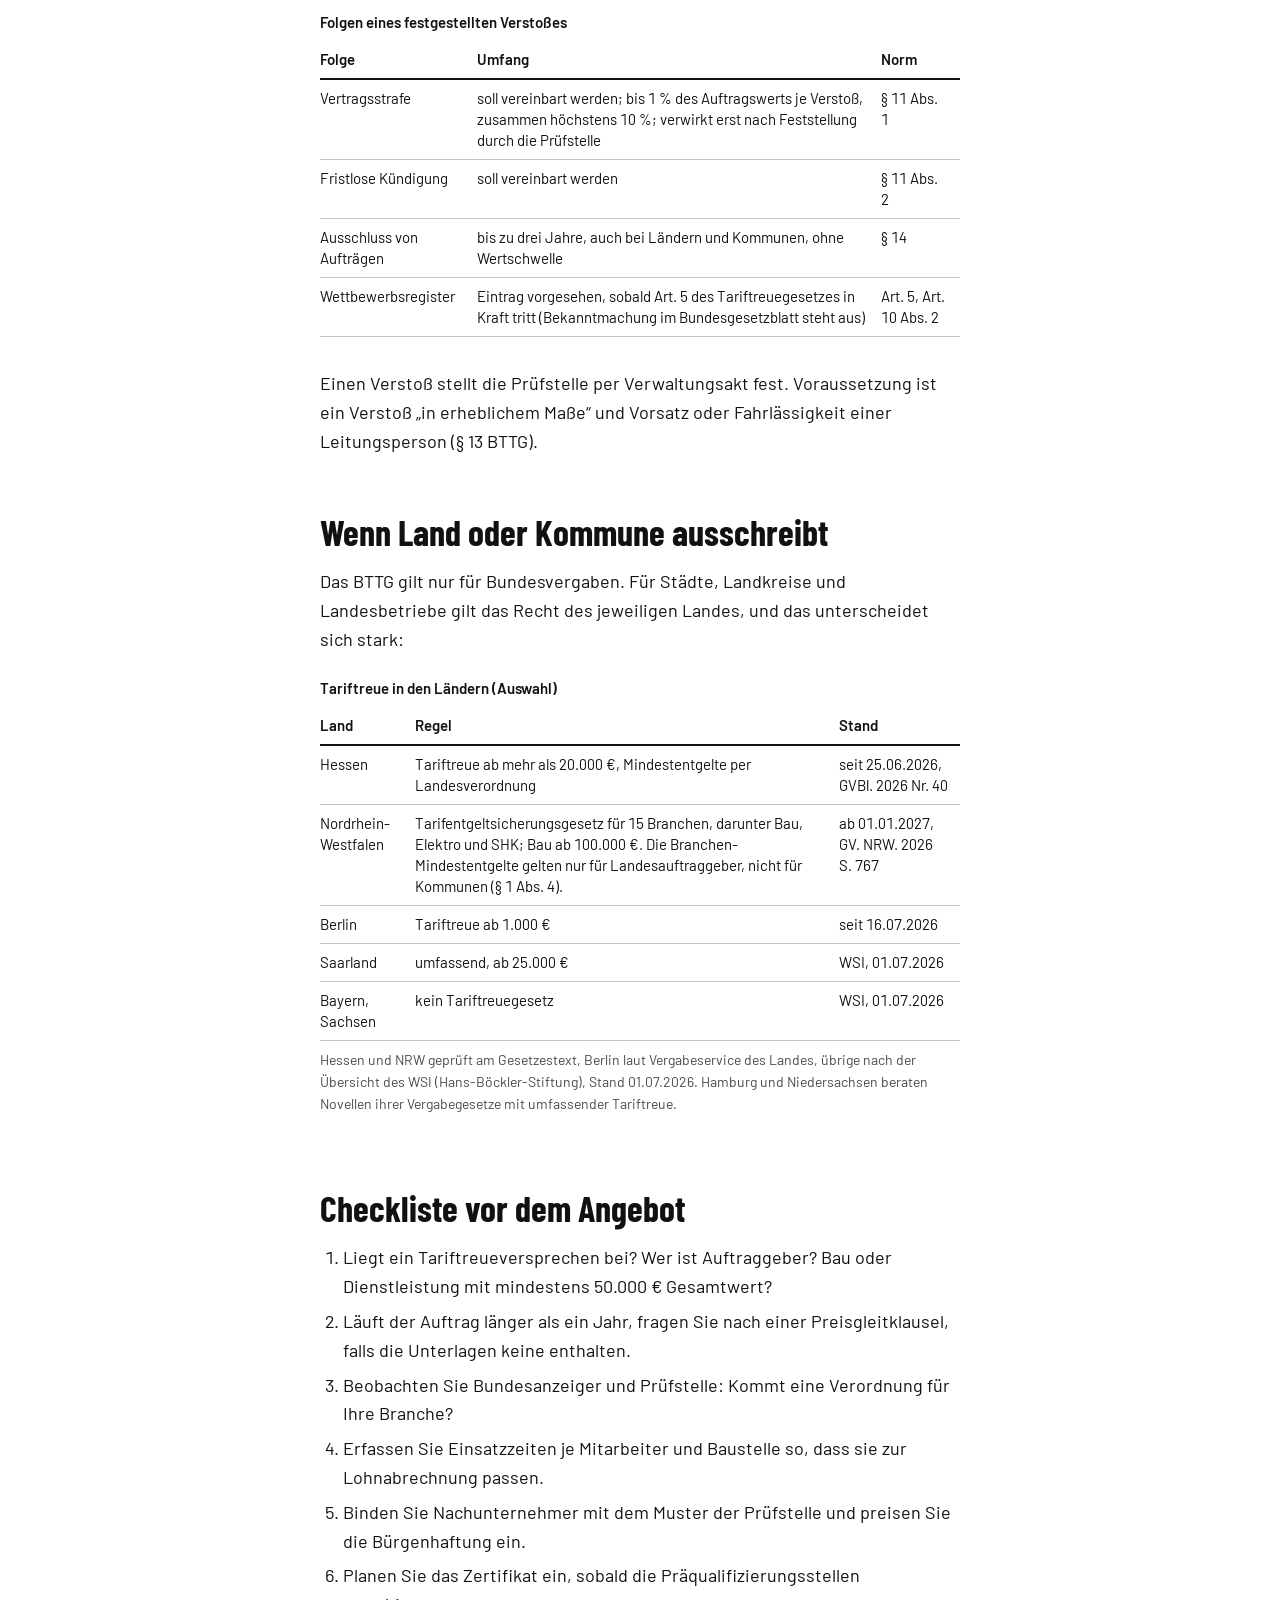
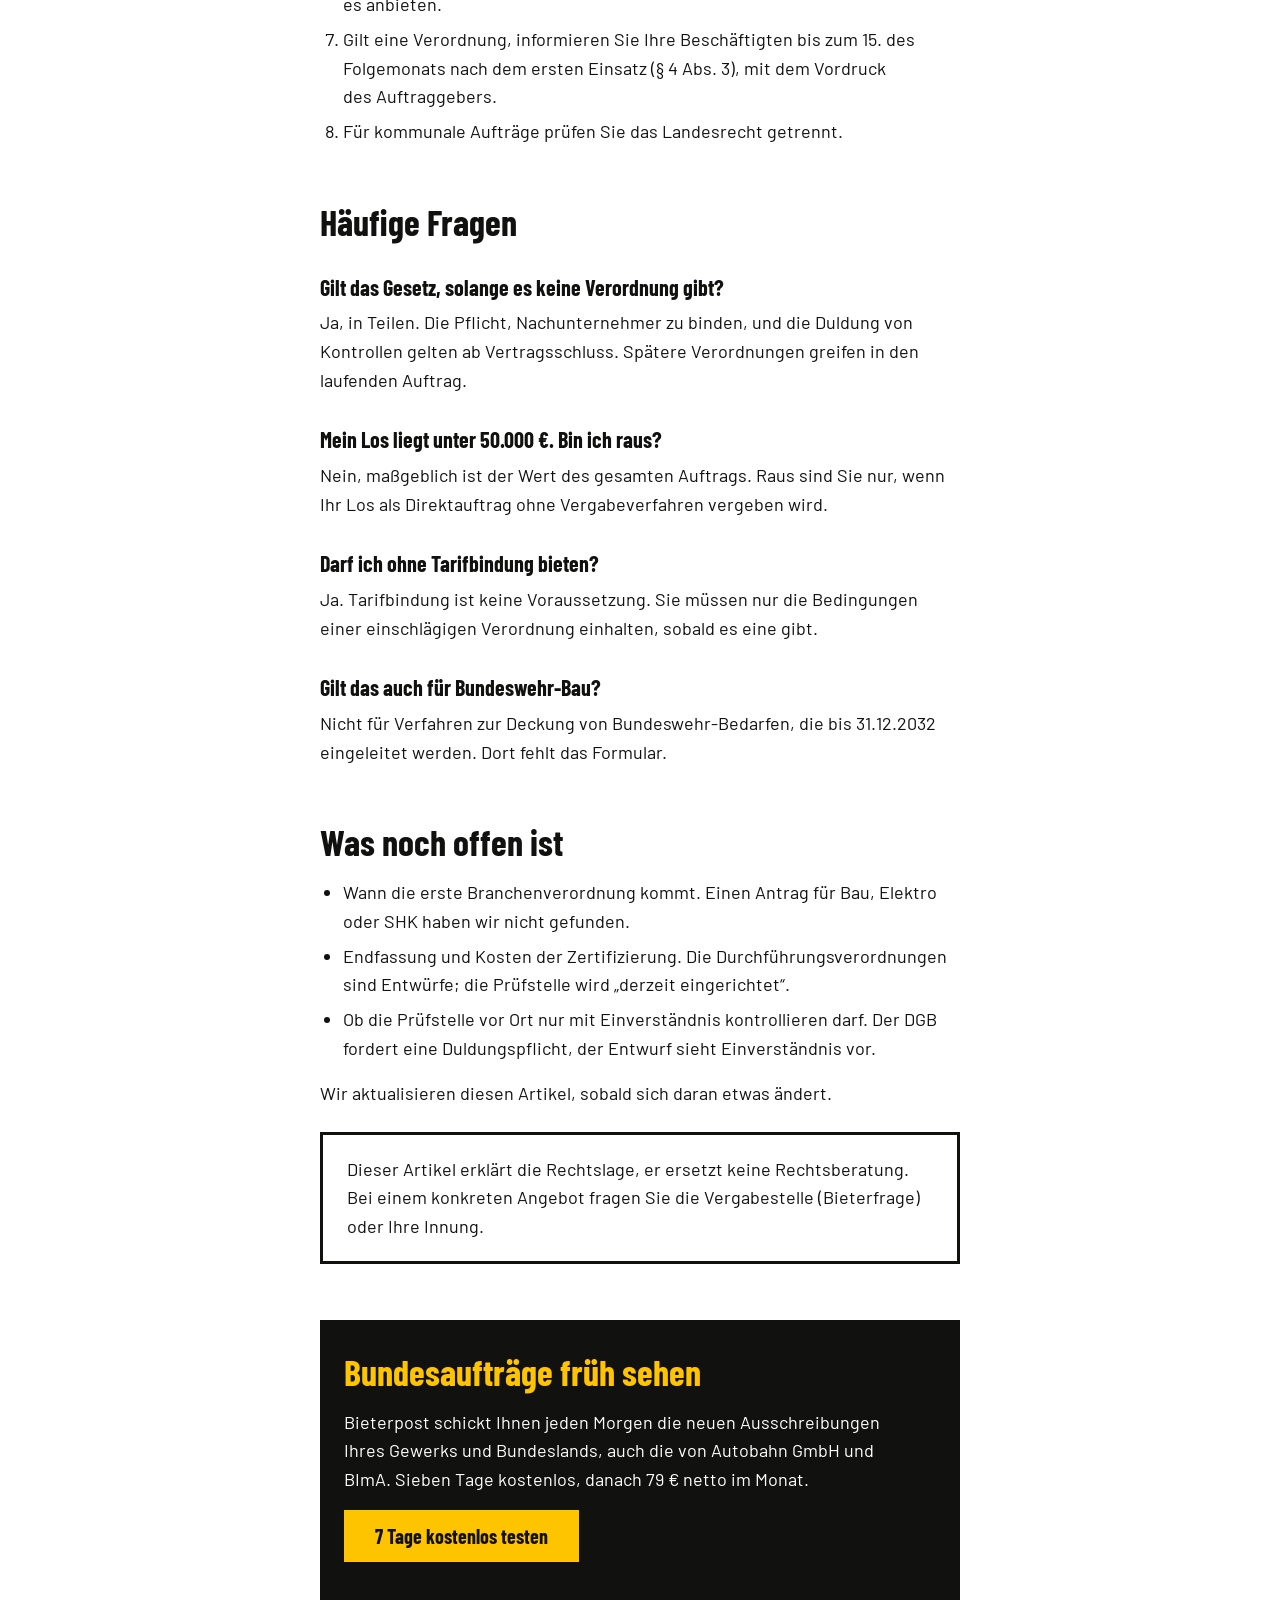
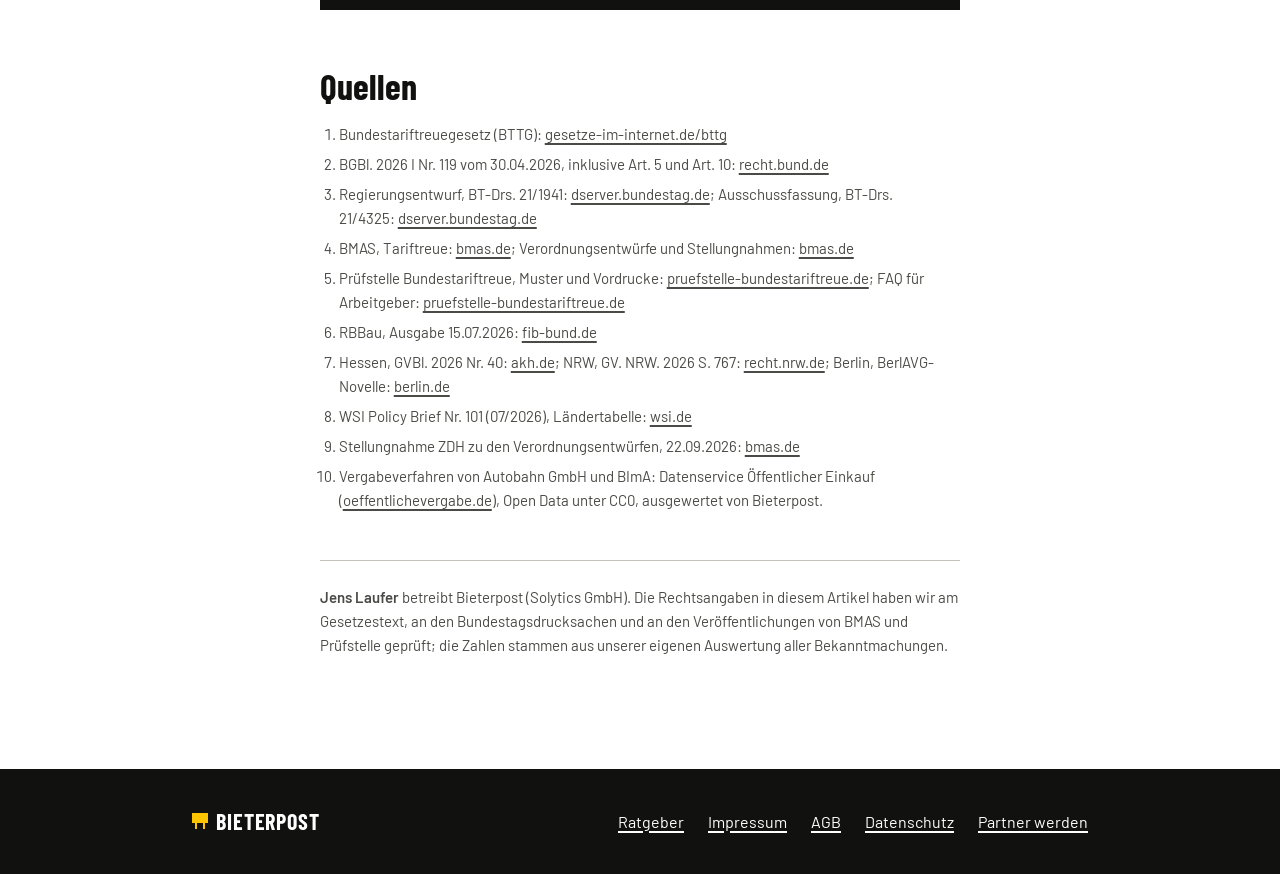
<file: ratgeber/tariftreue-bundesauftraege/index.html>
<!doctype html>
<html lang="de">
<head>
<meta charset="utf-8">
<meta name="viewport" content="width=device-width, initial-scale=1">
<meta name="theme-color" content="#111110">
<title>Bundestariftreuegesetz: Pflichten für Handwerksbetriebe</title>
<meta name="description" content="Seit 1. Mai 2026 gilt das Tariftreueversprechen bei Bundesaufträgen ab 50.000 €. Was es heute bedeutet, wann Sie für Nachunternehmer haften, plus Checkliste.">
<link rel="canonical" href="https://bieterpost.de/ratgeber/tariftreue-bundesauftraege/">
<meta property="og:type" content="article">
<meta property="og:locale" content="de_DE">
<meta property="og:site_name" content="Bieterpost">
<meta property="og:title" content="Bundestariftreuegesetz: Pflichten für Handwerksbetriebe">
<meta property="og:description" content="Anwendungsbereich, Tariftreueversprechen, Nachunternehmerhaftung und Kontrolle nach dem BTTG – mit Checkliste für kleine Betriebe.">
<meta property="og:url" content="https://bieterpost.de/ratgeber/tariftreue-bundesauftraege/">
<meta property="og:image" content="https://bieterpost.de/og.png">
<meta property="article:published_time" content="2026-11-19">
<meta name="twitter:card" content="summary_large_image">
<link rel="icon" href="/favicon.svg" type="image/svg+xml">
<link rel="stylesheet" href="/ratgeber/ratgeber.css">
<script type="application/ld+json">
{
  "@context": "https://schema.org",
  "@type": "Article",
  "headline": "Bundestariftreuegesetz: Pflichten für Handwerksbetriebe",
  "description": "Seit 1. Mai 2026 gilt das Tariftreueversprechen bei Bundesaufträgen ab 50.000 €. Anwendungsbereich, Haftung, Kontrolle und Checkliste.",
  "datePublished": "2026-11-19",
  "dateModified": "2026-11-19",
  "inLanguage": "de-DE",
  "mainEntityOfPage": "https://bieterpost.de/ratgeber/tariftreue-bundesauftraege/",
  "image": "https://bieterpost.de/og.png",
  "author": { "@type": "Person", "name": "Jens Laufer" },
  "publisher": { "@type": "Organization", "name": "Solytics GmbH", "url": "https://bieterpost.de/" }
}
</script>
<script type="application/ld+json">
{
  "@context": "https://schema.org",
  "@type": "BreadcrumbList",
  "itemListElement": [
    { "@type": "ListItem", "position": 1, "name": "Bieterpost", "item": "https://bieterpost.de/" },
    { "@type": "ListItem", "position": 2, "name": "Ratgeber", "item": "https://bieterpost.de/ratgeber/" },
    { "@type": "ListItem", "position": 3, "name": "Bundestariftreuegesetz" }
  ]
}
</script>
<script src="/affiliate.js" defer></script>
</head>
<body>
<header class="kopf"><div class="rahmen">
  <a class="marke" href="/" aria-label="Bieterpost, Startseite">Bieterpost</a>
  <nav aria-label="Hauptnavigation"><a href="/ratgeber/">Ratgeber</a></nav>
</div></header>

<main class="rahmen">
<article>
  <p class="pfad"><a href="/">Bieterpost</a> › <a href="/ratgeber/">Ratgeber</a></p>
  <h1>Bundestariftreuegesetz: Was Handwerksbetriebe bei Bundesaufträgen unterschreiben</h1>
  <p class="meta">Jens Laufer · 19. November 2026 · Rechtsstand 19.11.2026</p>

  <p class="lead">Seit dem 1. Mai 2026 liegt Bundesausschreibungen ein neues Formular bei: das Tariftreueversprechen. Heute kostet es Sie keinen Cent mehr Lohn, weil es noch keine Branchenverordnung gibt. Es bindet Sie aber an jede Verordnung, die während des Auftrags kommt – und verpflichtet Sie, Ihre Nachunternehmer in die Pflicht zu nehmen.</p>

  <section class="kurz" aria-labelledby="kurz">
    <h2 id="kurz">Auf einen Blick</h2>
    <ul>
      <li>Das <strong>Bundestariftreuegesetz (BTTG)</strong> gilt für Bau- und Dienstleistungsaufträge des Bundes ab 50.000 € netto. Maßgeblich ist der Wert des gesamten Auftrags. Lieferaufträge und Direktaufträge sind ausgenommen.</li>
      <li>Welche Löhne gelten, legt erst eine <strong>Branchen-Rechtsverordnung</strong> fest. Bis heute gibt es keine.</li>
      <li>Kommt während der Ausführung eine Verordnung für Ihre Branche, gilt sie ab dann auch für Ihren laufenden Auftrag.</li>
      <li>Sobald eine Verordnung gilt, haften Sie für die danach geschuldeten Nettoentgelte Ihrer Nachunternehmer wie ein Bürge.</li>
      <li>Bundeswehr-Bedarfe (bis Ende 2032) und Bundesstraßen in Auftragsverwaltung der Länder fallen nicht darunter.</li>
    </ul>
  </section>

  <nav class="inhalt" aria-labelledby="inhalt">
    <h2 id="inhalt">Inhalt</h2>
    <ol>
      <li><a href="#gilt-es">Gilt das Gesetz für meinen Auftrag?</a></li>
      <li><a href="#versprechen">Was das Versprechen heute und morgen bedeutet</a></li>
      <li><a href="#nachunternehmer">Nachunternehmer und Leiharbeit</a></li>
      <li><a href="#kontrolle">Kontrolle, Zertifikat, Sanktionen</a></li>
      <li><a href="#laender">Wenn Land oder Kommune ausschreibt</a></li>
      <li><a href="#checkliste">Checkliste vor dem Angebot</a></li>
      <li><a href="#fragen">Häufige Fragen</a></li>
    </ol>
  </nav>

  <h2 id="gilt-es">Gilt das Gesetz für meinen Auftrag?</h2>
  <p>Das Gesetz wurde am 27. April 2026 ausgefertigt, im Bundesgesetzblatt 2026 I Nr. 119 verkündet und gilt seit dem 1. Mai 2026. Vergabeverfahren, die bis zum 1. Mai 2026 eingeleitet wurden, berührt es nicht (§ 16 BTTG). Ob Ihr Angebot betroffen ist, entscheiden vier Fragen:</p>
  <ol>
    <li><strong>Wer schreibt aus?</strong> Der Bund, vom Bund beherrschte oder überwiegend finanzierte Auftraggeber und Länder, die „im Rahmen der Organleihe für den Bund“ vergeben (§ 1 Abs. 1 BTTG).</li>
    <li><strong>Was wird vergeben?</strong> Bauaufträge und Dienstleistungen. Reine Lieferaufträge hat der Bundestag aus dem Entwurf gestrichen.</li>
    <li><strong>Wie hoch ist der Wert?</strong> Ab 50.000 € ohne Umsatzsteuer, geschätzt für den gesamten Auftrag. Ein Elektro-Fachlos über 30.000 € in einer Baumaßnahme von 2 Mio. € fällt darunter – sofern das Los in einem Vergabeverfahren vergeben wird.</li>
    <li><strong>Gibt es ein Vergabeverfahren?</strong> Direktaufträge sind nicht erfasst; am Bau sind sie beim Bund seit 2026 bis 50.000 € zulässig. Ausnahme: Direktaufträge der Sicherheitsbehörden ab 100.000 €.</li>
  </ol>
  <p>Das einfachste Erkennungszeichen nennt die Prüfstelle selbst: Liegt den Vergabeunterlagen ein Tariftreueversprechen bei, gilt das Gesetz.</p>

  <div class="tabelle">
  <table>
    <caption>Typische Bundesauftraggeber am Bau</caption>
    <thead><tr><th scope="col">Auftraggeber</th><th scope="col">BTTG?</th><th scope="col">Grund</th></tr></thead>
    <tbody>
      <tr><td>BImA (Bundesanstalt für Immobilienaufgaben)</td><td>ja</td><td>Anstalt des Bundes, § 1 Abs. 1 Nr. 2</td></tr>
      <tr><td>Autobahn GmbH des Bundes</td><td>ja</td><td>vom Bund beherrscht, § 1 Abs. 1 Nr. 2</td></tr>
      <tr><td>Bauverwaltung eines Landes für zivilen Bundesbau</td><td>ja</td><td>Organleihe (RBBau Nr. 6), § 1 Abs. 1 Nr. 5</td></tr>
      <tr><td>Baumaßnahmen für die Bundeswehr</td><td>nein, für Verfahren bis 31.12.2032</td><td>§ 1 Abs. 2 Nr. 3</td></tr>
      <tr><td>Bundesstraßen über die Straßenbauverwaltung eines Landes</td><td>nein</td><td>Auftragsverwaltung, § 1 Abs. 2 Nr. 2</td></tr>
    </tbody>
  </table>
  <p class="quelle">Die Zuordnung ist unsere Auslegung von § 1 BTTG, Art. 90 GG und der RBBau (Ausgabe 15.07.2026). Eine Behördenaussage dazu haben wir nicht gefunden.</p>
  </div>

  <p>Wie viele Bundesaufträge gibt es? In den sechs Wochen vom 8. Oktober bis 18. November 2026 hat allein die Autobahn GmbH 185 Vergabeverfahren für Bauleistungen veröffentlicht, die BImA mindestens 40. Bauvorhaben, die Landesbauverwaltungen für den Bund ausschreiben, sind darin nicht enthalten, weil sie unter dem Namen der Landesbehörde erscheinen.</p>

  <h2 id="versprechen">Was das Versprechen heute und morgen bedeutet</h2>
  <p>Mit dem Angebot erklären Sie, den Beschäftigten für die Dauer ihres Einsatzes am Auftrag mindestens die Arbeitsbedingungen der „jeweils einschlägigen Rechtsverordnung nach § 5“ zu gewähren (§ 3 Abs. 1 BTTG). BMAS und BMWE stellen dafür eine unverbindliche Mustervorlage bereit; Vergabestellen dürfen eigene Formulierungen verwenden.</p>
  <h3>Heute: keine Verordnung, keine Lohnpflicht</h3>
  <p>Eine Verordnung entsteht nur auf Antrag einer Gewerkschaft oder eines Arbeitgeberverbands. Das BMAS schreibt: „Derzeit gibt es noch keine solche Branchenverordnung.“ Die Mustervorlage stellt klar, dass keine Verpflichtung besteht, „soweit und solange“ der Betrieb nicht unter eine Verordnung fällt.</p>
  <h3>Morgen: Pflicht im laufenden Auftrag</h3>
  <p>Tritt während der Ausführung eine Verordnung für Ihre Branche in Kraft, gilt sie ab dann auch für Ihren Auftrag. Maßgeblich ist die Branche Ihres <em>Betriebs</em>, nicht die des Auftrags. Für einen Elektrobetrieb zählt also eine künftige Verordnung für das Elektrohandwerk.</p>
  <p>Eine Verordnung kann Entgelt, bezahlten Mindesturlaub sowie Höchstarbeitszeiten, Ruhezeiten und Pausen festlegen (§ 5 Abs. 1 BTTG). Urlaub und Arbeitszeit gelten nicht bei Aufträgen von höchstens zwei Monaten Dauer. Es zählt die Dauer des Auftrags, bei Nachunternehmern die des Unterauftrags, bei Losen die des Loses – nicht die Einsatzzeit des einzelnen Mitarbeiters.</p>
  <p>Ob Sie den Preis anpassen dürfen, wenn später eine Lohnpflicht kommt, „hängt von der Ausgestaltung des konkreten Vergabevertrags ab“, so die Prüfstelle. Bei Rahmenverträgen und Aufträgen über mehr als ein Jahr lohnt eine Bieterfrage nach einer Preisgleitklausel.</p>

  <h2 id="nachunternehmer">Nachunternehmer und Leiharbeit</h2>
  <p>Sie müssen die Pflichten von Nachunternehmern und Verleihern „verlangen und durch geeignete Maßnahmen sicherstellen“ (§ 3 Abs. 2 BTTG). Laut Mustervorlage gilt das auch, wenn für Ihren eigenen Betrieb noch keine Verordnung einschlägig ist.</p>
  <p>Sobald eine Verordnung gilt, kommt die Haftung nach § 12 BTTG hinzu: Sie haften für die danach geschuldeten Nettoentgelte aller Nachunternehmer und Verleiher in der Kette wie ein selbstschuldnerischer Bürge. Ein Beschäftigter des Nachunternehmers kann sich also direkt an Sie wenden. Die Haftung entfällt, wenn der Nachunternehmer ein Zertifikat nach § 10 vorlegt – außer über sein Vermögen wird ein Insolvenzverfahren eröffnet. Bloße Zulieferer gelten nicht als Nachunternehmer.</p>
  <p>Praktisch heißt das: Geben Sie das Versprechen, die Duldung von Kontrollen und die Kostentragung schriftlich an jeden Nachunternehmer weiter. Die Prüfstelle stellt dafür ein Muster bereit.</p>

  <h2 id="kontrolle">Kontrolle, Zertifikat, Sanktionen</h2>
  <p>Kontrolliert wird von der <strong>Prüfstelle Bundestariftreue</strong> bei der Deutschen Rentenversicherung Knappschaft-Bahn-See, und zwar nur bei „hinreichenden Anhaltspunkten“, etwa nach einem Hinweis von Beschäftigten (§ 8 Abs. 2 BTTG). Stichproben ohne Anlass sieht das Gesetz nicht vor. Auf Anforderung legen Sie „geeignete Unterlagen“ vor (§ 9 BTTG): Lohnabrechnungen, Zahlungsbelege, Arbeitsverträge, Arbeitszeitaufzeichnungen, aus denen die Einsatzdauer jedes Beschäftigten am Auftrag hervorgeht. Ab 2028 kann die Prüfstelle Entgeltdaten elektronisch über die Rentenversicherung abrufen.</p>
  <p>Ihr eigenes Zertifikat einer Präqualifizierungsstelle befreit Sie von dieser Nachweispflicht (§ 10 BTTG). Tarifgebundene Betriebe weisen dafür ihre Tarifbindung nach, andere die tatsächliche Einhaltung. Die Zertifizierungsverordnung liegt nur als Entwurf vom 26.08.2026 vor; danach soll das Zertifikat zwölf Monate gelten und binnen drei Wochen erteilt werden. Der Zentralverband des Deutschen Handwerks hält die geforderten Unterlagen für zu umfangreich für kleine Betriebe.</p>
  <div class="tabelle">
  <table>
    <caption>Folgen eines festgestellten Verstoßes</caption>
    <thead><tr><th scope="col">Folge</th><th scope="col">Umfang</th><th scope="col">Norm</th></tr></thead>
    <tbody>
      <tr><td>Vertragsstrafe</td><td>soll vereinbart werden; bis 1 % des Auftragswerts je Verstoß, zusammen höchstens 10 %; verwirkt erst nach Feststellung durch die Prüfstelle</td><td>§ 11 Abs. 1</td></tr>
      <tr><td>Fristlose Kündigung</td><td>soll vereinbart werden</td><td>§ 11 Abs. 2</td></tr>
      <tr><td>Ausschluss von Aufträgen</td><td>bis zu drei Jahre, auch bei Ländern und Kommunen, ohne Wertschwelle</td><td>§ 14</td></tr>
      <tr><td>Wettbewerbsregister</td><td>Eintrag vorgesehen, sobald Art. 5 des Tariftreuegesetzes in Kraft tritt (Bekanntmachung im Bundesgesetzblatt steht aus)</td><td>Art. 5, Art. 10 Abs. 2</td></tr>
    </tbody>
  </table>
  </div>
  <p>Einen Verstoß stellt die Prüfstelle per Verwaltungsakt fest. Voraussetzung ist ein Verstoß „in erheblichem Maße“ und Vorsatz oder Fahrlässigkeit einer Leitungsperson (§ 13 BTTG).</p>

  <h2 id="laender">Wenn Land oder Kommune ausschreibt</h2>
  <p>Das BTTG gilt nur für Bundesvergaben. Für Städte, Landkreise und Landesbetriebe gilt das Recht des jeweiligen Landes, und das unterscheidet sich stark:</p>
  <div class="tabelle">
  <table>
    <caption>Tariftreue in den Ländern (Auswahl)</caption>
    <thead><tr><th scope="col">Land</th><th scope="col">Regel</th><th scope="col">Stand</th></tr></thead>
    <tbody>
      <tr><td>Hessen</td><td>Tariftreue ab mehr als 20.000 €, Mindestentgelte per Landesverordnung</td><td>seit 25.06.2026, GVBl. 2026 Nr. 40</td></tr>
      <tr><td>Nordrhein-Westfalen</td><td>Tarifentgeltsicherungsgesetz für 15 Branchen, darunter Bau, Elektro und SHK; Bau ab 100.000 €. Die Branchen-Mindestentgelte gelten nur für Landesauftraggeber, nicht für Kommunen (§ 1 Abs. 4).</td><td>ab 01.01.2027, GV. NRW. 2026 S. 767</td></tr>
      <tr><td>Berlin</td><td>Tariftreue ab 1.000 €</td><td>seit 16.07.2026</td></tr>
      <tr><td>Saarland</td><td>umfassend, ab 25.000 €</td><td>WSI, 01.07.2026</td></tr>
      <tr><td>Bayern, Sachsen</td><td>kein Tariftreuegesetz</td><td>WSI, 01.07.2026</td></tr>
    </tbody>
  </table>
  <p class="quelle">Hessen und NRW geprüft am Gesetzestext, Berlin laut Vergabeservice des Landes, übrige nach der Übersicht des WSI (Hans-Böckler-Stiftung), Stand 01.07.2026. Hamburg und Niedersachsen beraten Novellen ihrer Vergabegesetze mit umfassender Tariftreue.</p>
  </div>

  <h2 id="checkliste">Checkliste vor dem Angebot</h2>
  <ol>
    <li>Liegt ein Tariftreueversprechen bei? Wer ist Auftraggeber? Bau oder Dienstleistung mit mindestens 50.000 € Gesamtwert?</li>
    <li>Läuft der Auftrag länger als ein Jahr, fragen Sie nach einer Preisgleitklausel, falls die Unterlagen keine enthalten.</li>
    <li>Beobachten Sie Bundesanzeiger und Prüfstelle: Kommt eine Verordnung für Ihre Branche?</li>
    <li>Erfassen Sie Einsatzzeiten je Mitarbeiter und Baustelle so, dass sie zur Lohnabrechnung passen.</li>
    <li>Binden Sie Nachunternehmer mit dem Muster der Prüfstelle und preisen Sie die Bürgenhaftung ein.</li>
    <li>Planen Sie das Zertifikat ein, sobald die Präqualifizierungsstellen es anbieten.</li>
    <li>Gilt eine Verordnung, informieren Sie Ihre Beschäftigten bis zum 15. des Folgemonats nach dem ersten Einsatz (§ 4 Abs. 3), mit dem Vordruck des Auftraggebers.</li>
    <li>Für kommunale Aufträge prüfen Sie das Landesrecht getrennt.</li>
  </ol>

  <h2 id="fragen">Häufige Fragen</h2>
  <h3>Gilt das Gesetz, solange es keine Verordnung gibt?</h3>
  <p>Ja, in Teilen. Die Pflicht, Nachunternehmer zu binden, und die Duldung von Kontrollen gelten ab Vertragsschluss. Spätere Verordnungen greifen in den laufenden Auftrag.</p>
  <h3>Mein Los liegt unter 50.000 €. Bin ich raus?</h3>
  <p>Nein, maßgeblich ist der Wert des gesamten Auftrags. Raus sind Sie nur, wenn Ihr Los als Direktauftrag ohne Vergabeverfahren vergeben wird.</p>
  <h3>Darf ich ohne Tarifbindung bieten?</h3>
  <p>Ja. Tarifbindung ist keine Voraussetzung. Sie müssen nur die Bedingungen einer einschlägigen Verordnung einhalten, sobald es eine gibt.</p>
  <h3>Gilt das auch für Bundeswehr-Bau?</h3>
  <p>Nicht für Verfahren zur Deckung von Bundeswehr-Bedarfen, die bis 31.12.2032 eingeleitet werden. Dort fehlt das Formular.</p>

  <h2 id="offen">Was noch offen ist</h2>
  <ul>
    <li>Wann die erste Branchenverordnung kommt. Einen Antrag für Bau, Elektro oder SHK haben wir nicht gefunden.</li>
    <li>Endfassung und Kosten der Zertifizierung. Die Durchführungsverordnungen sind Entwürfe; die Prüfstelle wird „derzeit eingerichtet“.</li>
    <li>Ob die Prüfstelle vor Ort nur mit Einverständnis kontrollieren darf. Der DGB fordert eine Duldungspflicht, der Entwurf sieht Einverständnis vor.</li>
  </ul>
  <p>Wir aktualisieren diesen Artikel, sobald sich daran etwas ändert.</p>

  <p class="hinweis">Dieser Artikel erklärt die Rechtslage, er ersetzt keine Rechtsberatung. Bei einem konkreten Angebot fragen Sie die Vergabestelle (Bieterfrage) oder Ihre Innung.</p>

  <section class="aufruf" aria-labelledby="aufruf">
    <h2 id="aufruf">Bundesaufträge früh sehen</h2>
    <p>Bieterpost schickt Ihnen jeden Morgen die neuen Ausschreibungen Ihres Gewerks und Bundeslands, auch die von Autobahn GmbH und BImA. Sieben Tage kostenlos, danach 79 € netto im Monat.</p>
    <p><a class="btn" href="/#testen">7 Tage kostenlos testen</a></p>
  </section>

  <h2 id="quellen">Quellen</h2>
  <ol class="quellen">
    <li>Bundestariftreuegesetz (BTTG): <a href="https://www.gesetze-im-internet.de/bttg/BJNR0770B0026.html">gesetze-im-internet.de/bttg</a></li>
    <li>BGBl. 2026 I Nr. 119 vom 30.04.2026, inklusive Art. 5 und Art. 10: <a href="https://www.recht.bund.de/bgbl/1/2026/119/VO.html">recht.bund.de</a></li>
    <li>Regierungsentwurf, BT-Drs. 21/1941: <a href="https://dserver.bundestag.de/btd/21/019/2101941.pdf">dserver.bundestag.de</a>; Ausschussfassung, BT-Drs. 21/4325: <a href="https://dserver.bundestag.de/btd/21/043/2104325.pdf">dserver.bundestag.de</a></li>
    <li>BMAS, Tariftreue: <a href="https://www.bmas.de/DE/Arbeit/Arbeitsrecht/Tariftreue/tariftreue.html">bmas.de</a>; Verordnungsentwürfe und Stellungnahmen: <a href="https://www.bmas.de/DE/Service/Gesetze-und-Gesetzesvorhaben/tariftreuegesetz.html">bmas.de</a></li>
    <li>Prüfstelle Bundestariftreue, Muster und Vordrucke: <a href="https://www.pruefstelle-bundestariftreue.de/DE/Downloads">pruefstelle-bundestariftreue.de</a>; FAQ für Arbeitgeber: <a href="https://www.pruefstelle-bundestariftreue.de/DE/faq/fuer-arbeitgeber">pruefstelle-bundestariftreue.de</a></li>
    <li>RBBau, Ausgabe 15.07.2026: <a href="https://www.fib-bund.de/Inhalt/Richtlinien/RBBau/RBBau_Onlinefassung_Stand_15.07.2026.pdf">fib-bund.de</a></li>
    <li>Hessen, GVBl. 2026 Nr. 40: <a href="https://www.akh.de/fileadmin/Beratung/Vergabe_Wettbewerbe/HVTG/GVBl_2026_Nr_40_Regelungstext.pdf">akh.de</a>; NRW, GV. NRW. 2026 S. 767: <a href="https://recht.nrw.de/gvnrw/2026-s767/">recht.nrw.de</a>; Berlin, BerlAVG-Novelle: <a href="https://www.berlin.de/vergabeservice/aktuelles/artikel.1694823.php">berlin.de</a></li>
    <li>WSI Policy Brief Nr. 101 (07/2026), Ländertabelle: <a href="https://www.wsi.de/fpdf/HBS-009432/p_wsi_pb_101_2026.pdf">wsi.de</a></li>
    <li>Stellungnahme ZDH zu den Verordnungsentwürfen, 22.09.2026: <a href="https://www.bmas.de/SharedDocs/Downloads/DE/Gesetze/Stellungnahmen/Rechtsverordnungen-Tariftreue/stellungnahme-zdh.pdf?__blob=publicationFile&amp;v=2">bmas.de</a></li>
    <li>Vergabeverfahren von Autobahn GmbH und BImA: Datenservice Öffentlicher Einkauf (<a href="https://oeffentlichevergabe.de/">oeffentlichevergabe.de</a>), Open Data unter CC0, ausgewertet von Bieterpost.</li>
  </ol>

  <p class="autor"><strong>Jens Laufer</strong> betreibt Bieterpost (Solytics GmbH). Die Rechtsangaben in diesem Artikel haben wir am Gesetzestext, an den Bundestagsdrucksachen und an den Veröffentlichungen von BMAS und Prüfstelle geprüft; die Zahlen stammen aus unserer eigenen Auswertung aller Bekanntmachungen.</p>
</article>
</main>

<footer class="fuss"><div class="rahmen">
  <a class="marke" href="/" aria-label="Bieterpost, Startseite">Bieterpost</a>
  <nav aria-label="Fußzeile">
    <a href="/ratgeber/">Ratgeber</a>
    <a href="/impressum.html">Impressum</a>
    <a href="/agb.html">AGB</a>
    <a href="/datenschutz.html">Datenschutz</a>
    <a href="https://affiliate.solytics.de/p/bieterpost">Partner werden</a>
  </nav>
</div></footer>
</body>
</html>
</file>
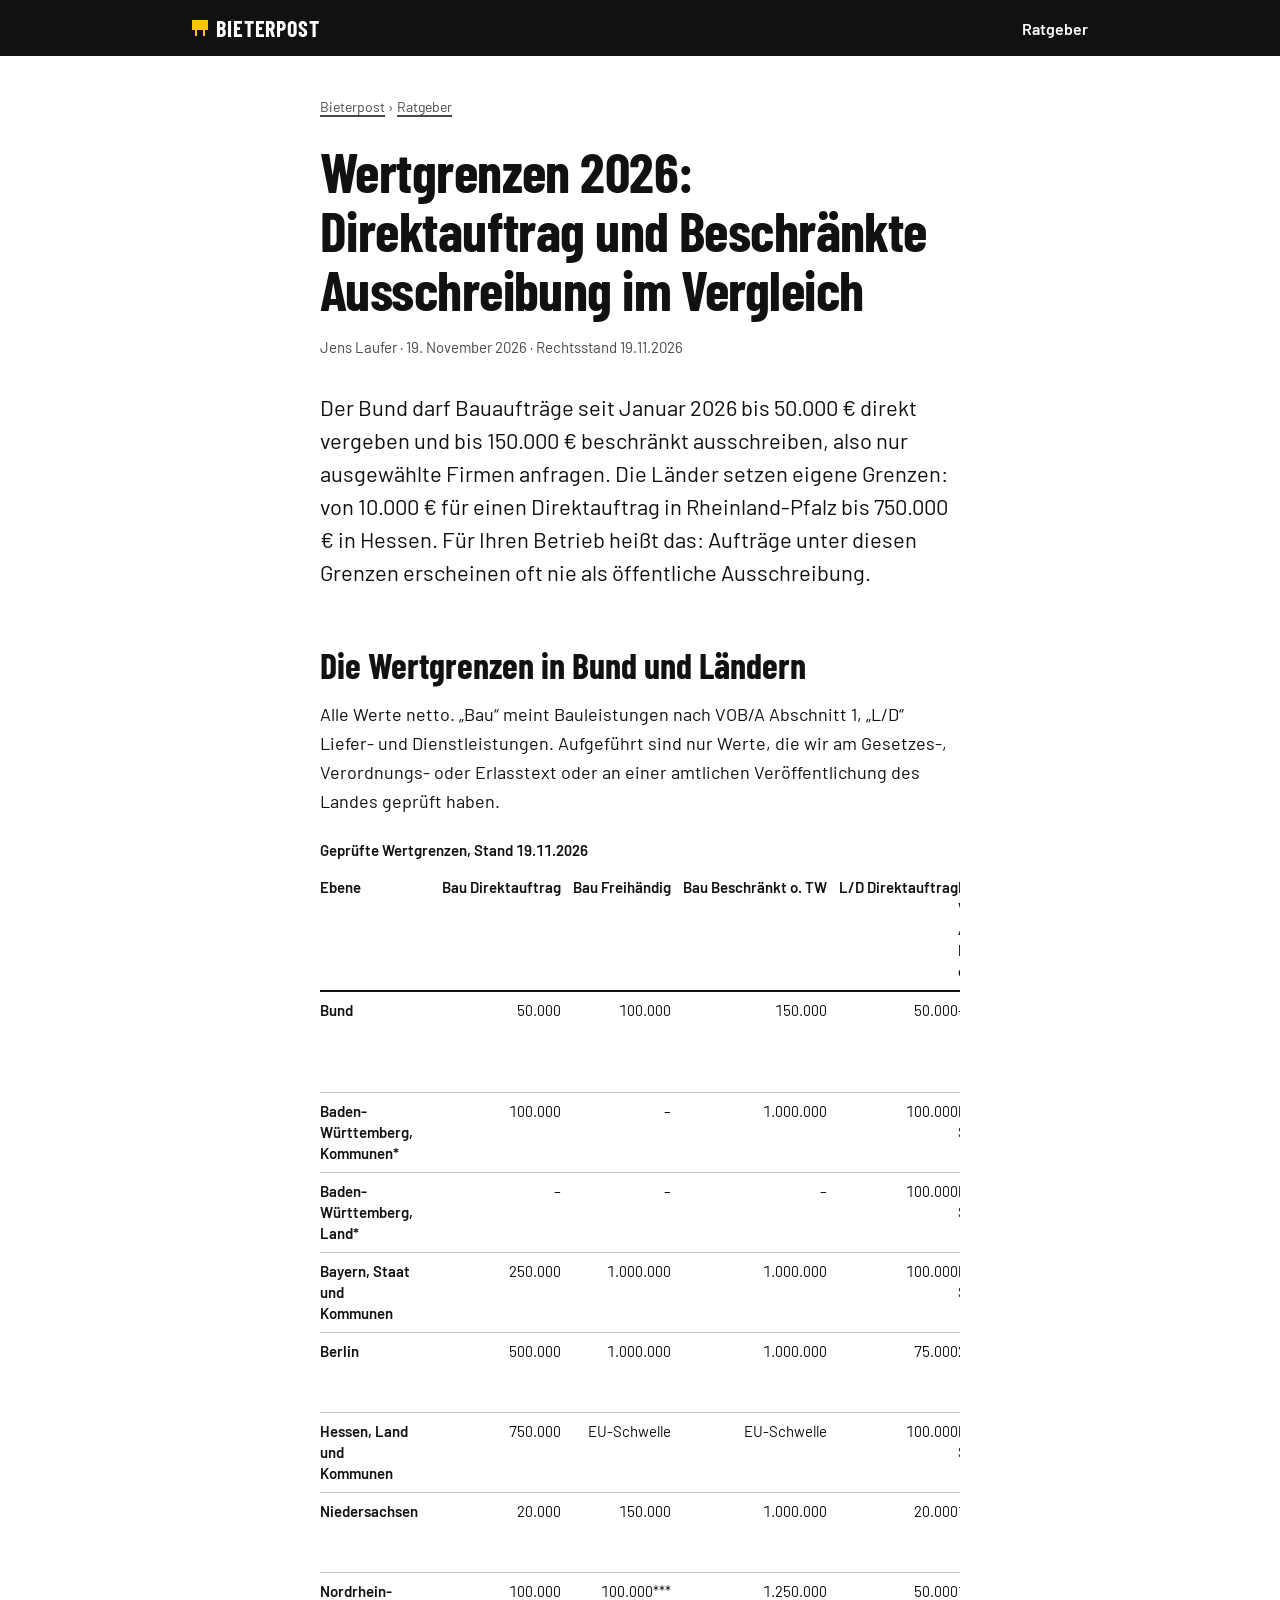
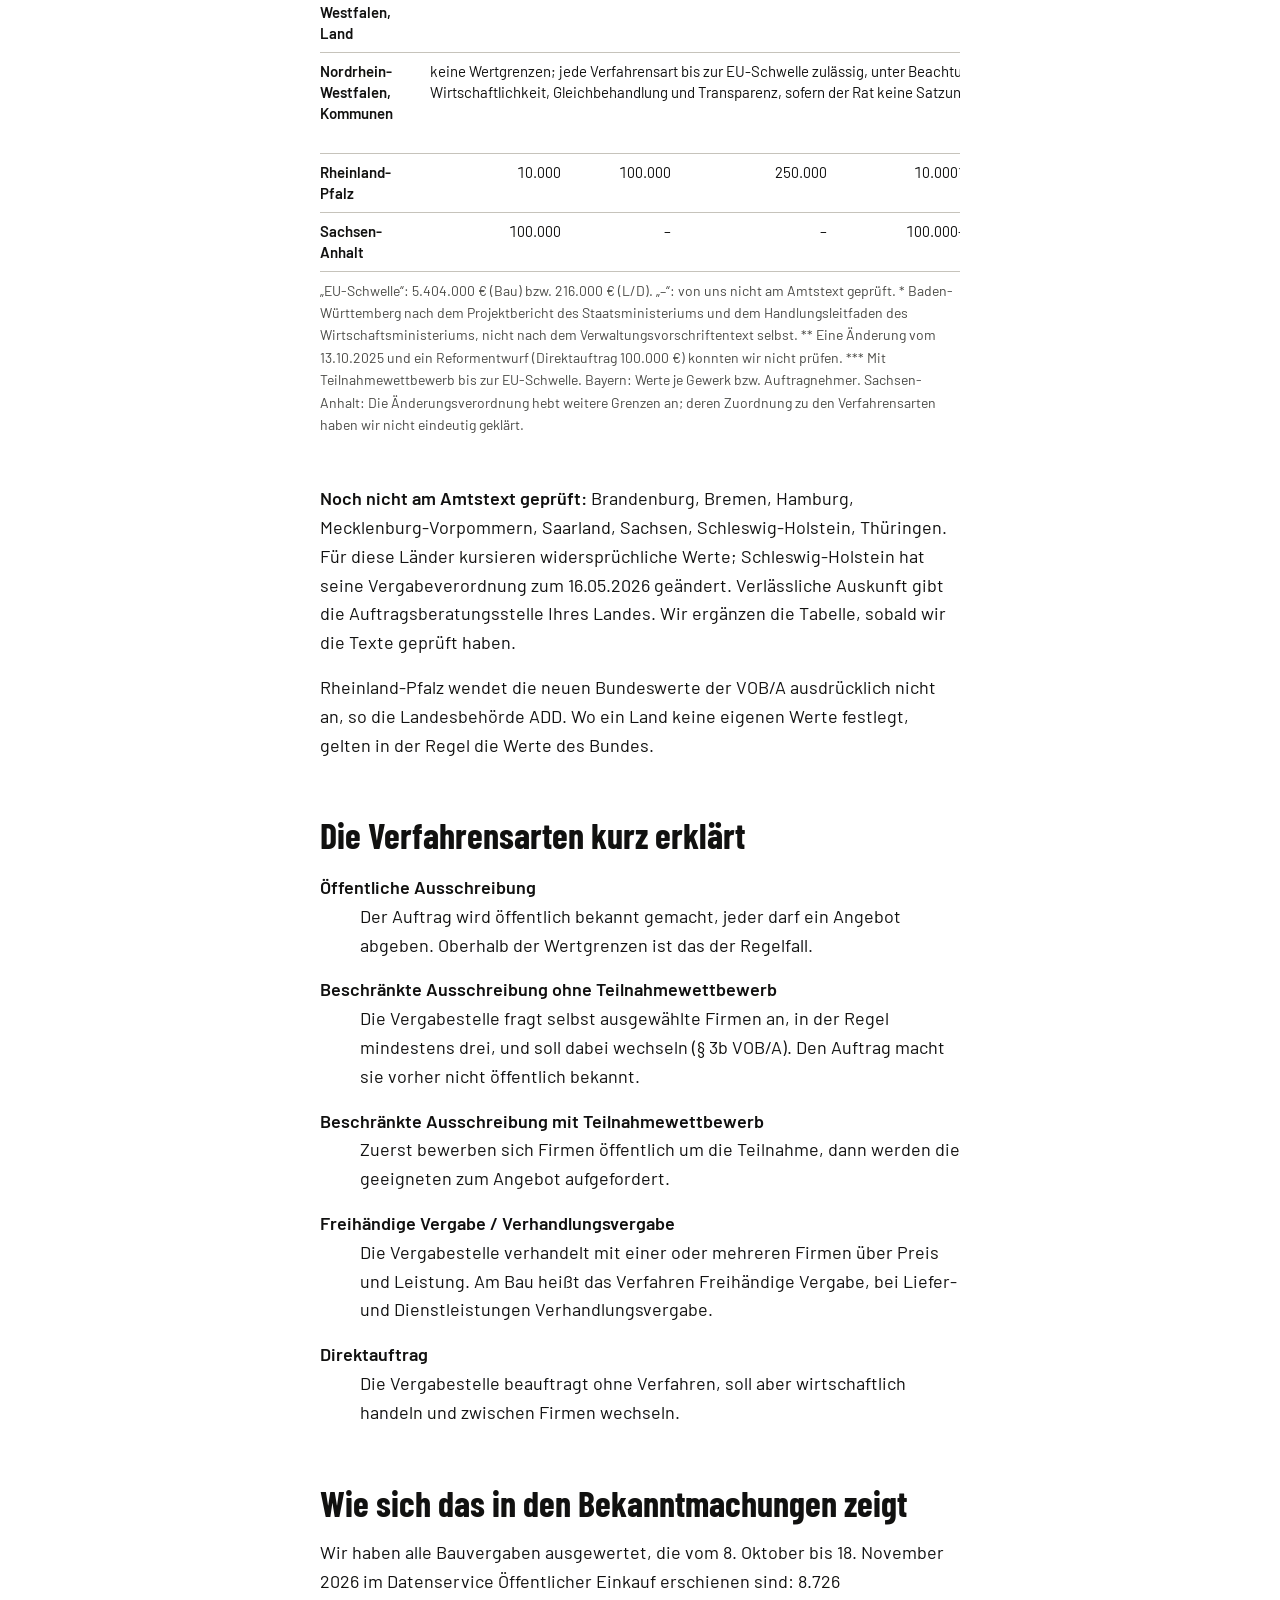
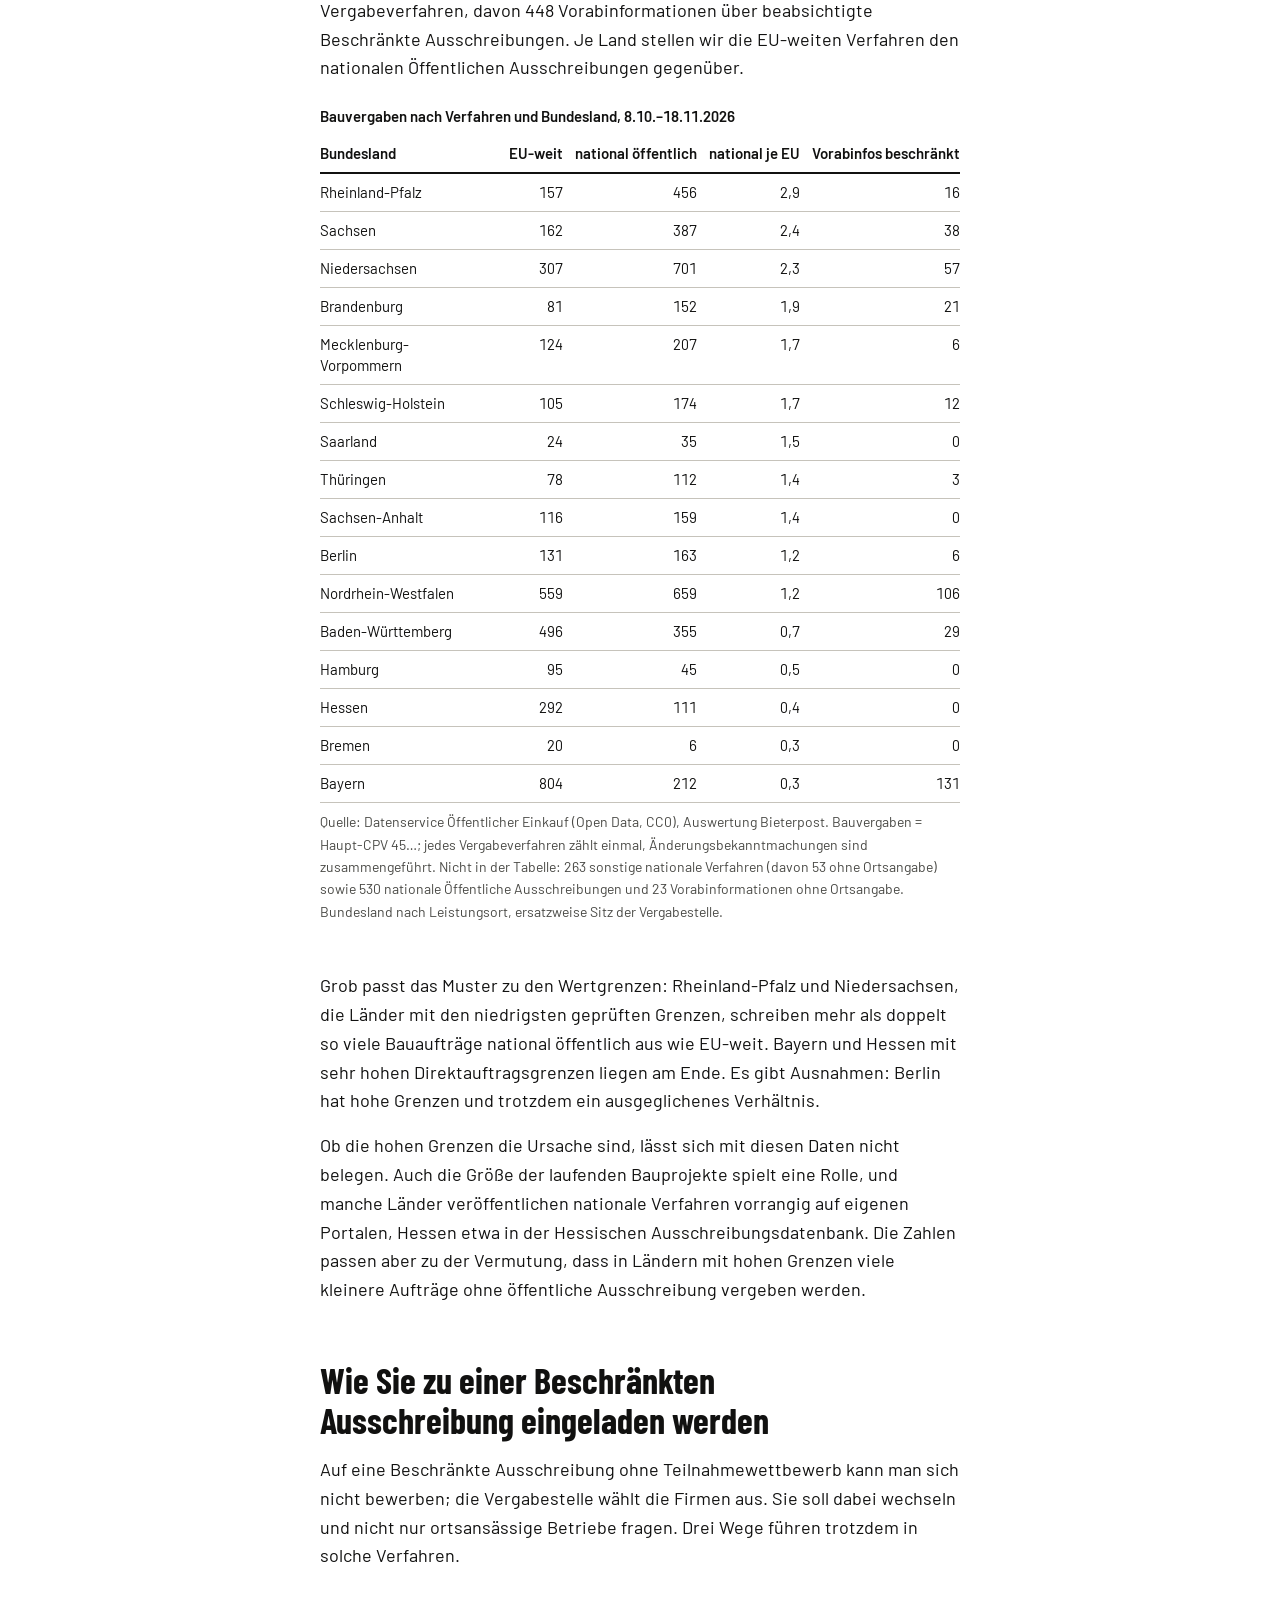
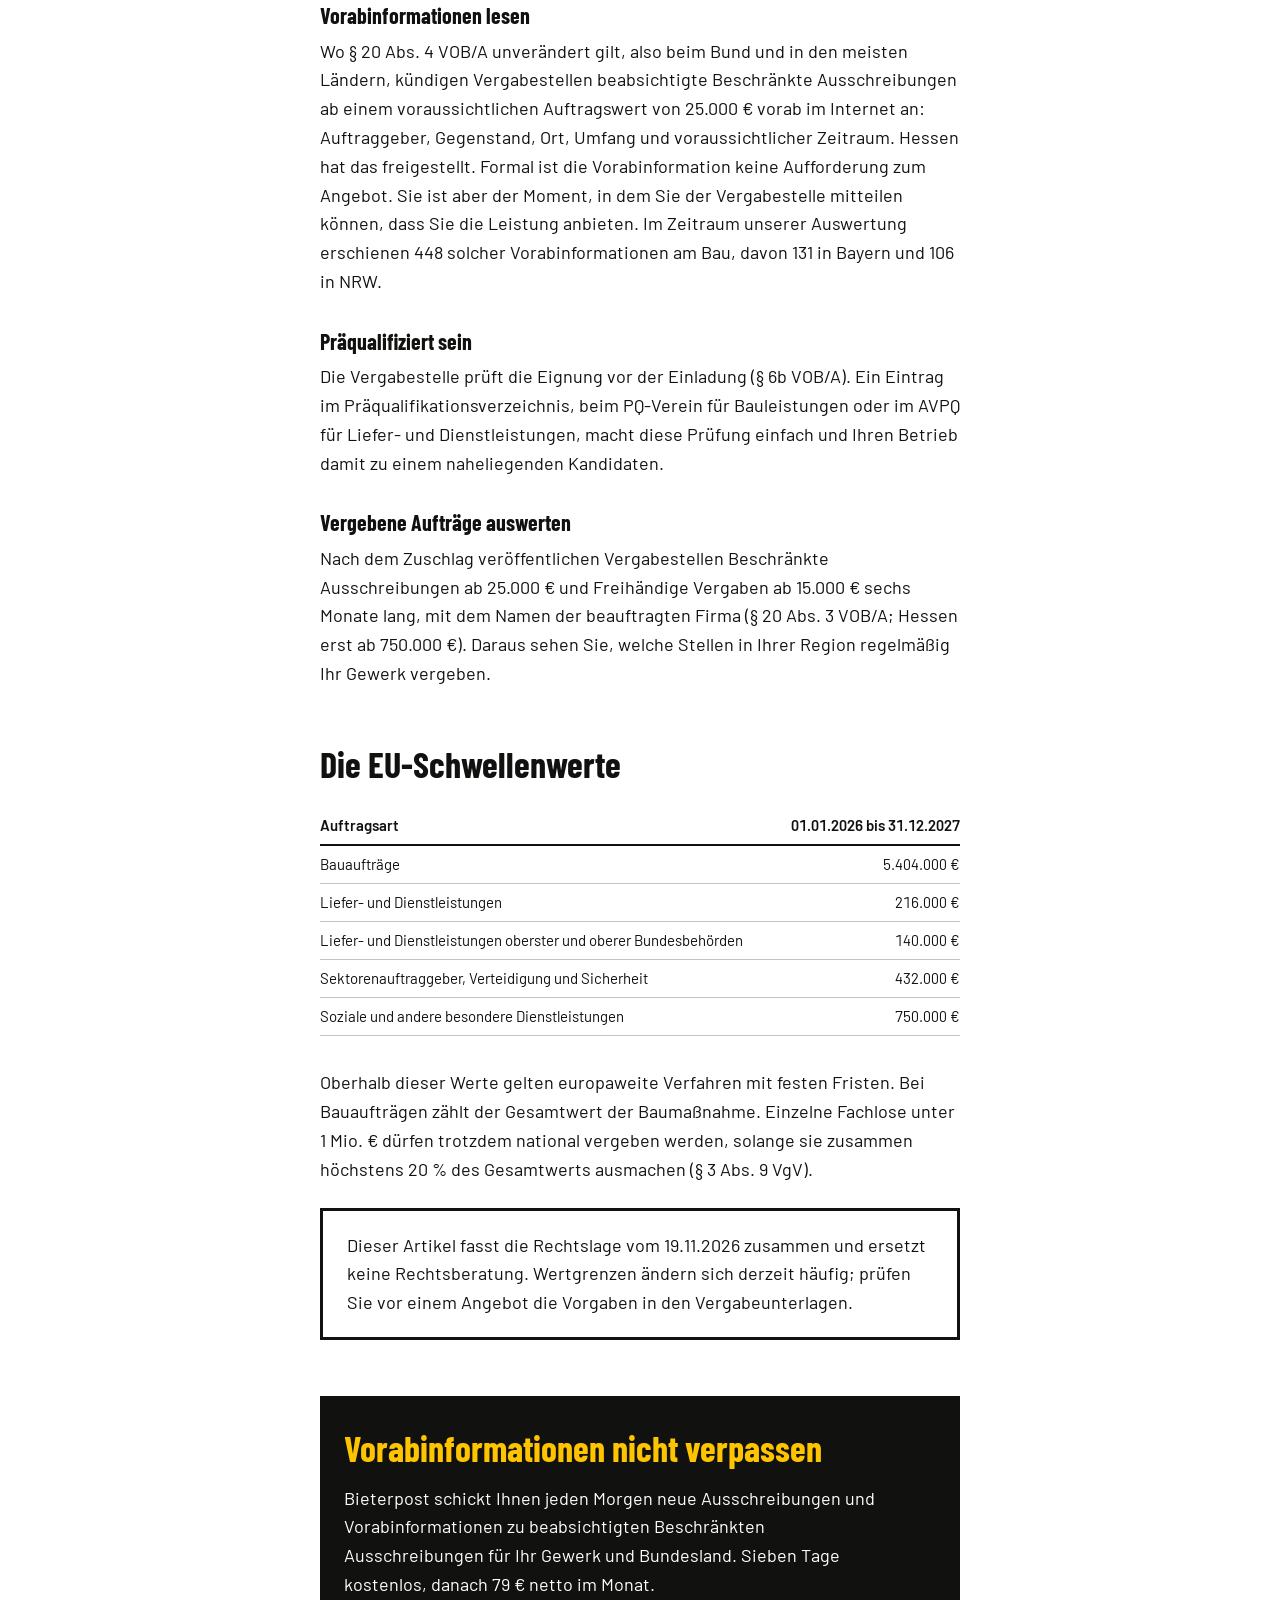
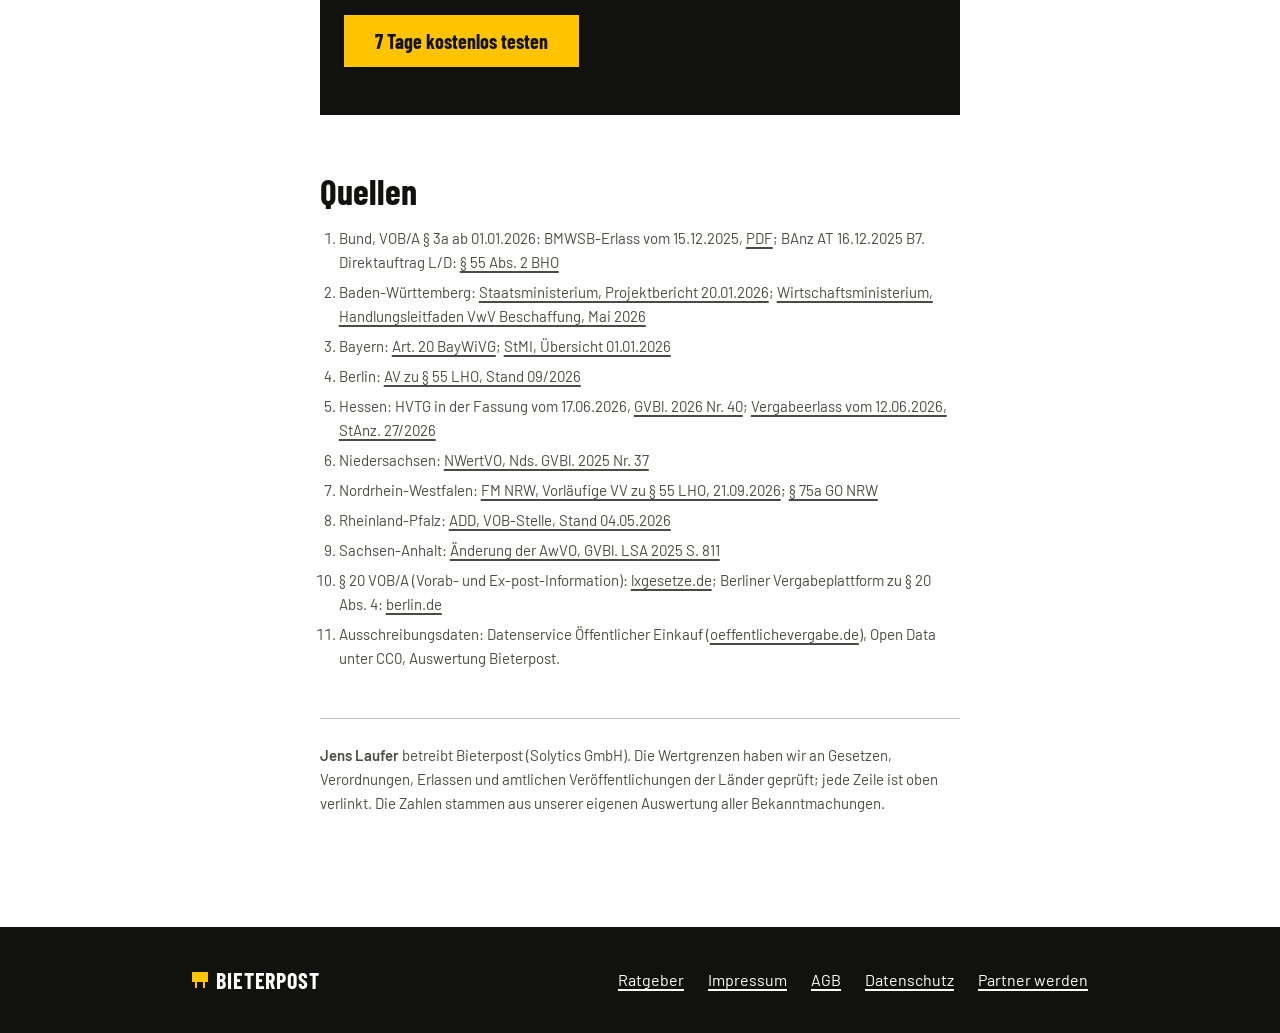
<file: ratgeber/wertgrenzen-vergabe-2026/index.html>
<!doctype html>
<html lang="de">
<head>
<meta charset="utf-8">
<meta name="viewport" content="width=device-width, initial-scale=1">
<meta name="theme-color" content="#111110">
<title>Wertgrenzen Vergabe 2026: Bund und acht Länder im Vergleich</title>
<meta name="description" content="Direktauftrag, Freihändige Vergabe, Beschränkte Ausschreibung: Wertgrenzen 2026 für Bund und acht Länder, am Amtstext geprüft, mit Tabelle und Zahlen.">
<link rel="canonical" href="https://bieterpost.de/ratgeber/wertgrenzen-vergabe-2026/">
<meta property="og:type" content="article">
<meta property="og:locale" content="de_DE">
<meta property="og:site_name" content="Bieterpost">
<meta property="og:title" content="Wertgrenzen Vergabe 2026: Bund und acht Länder im Vergleich">
<meta property="og:description" content="Am Amtstext geprüfte Wertgrenzen für Direktauftrag und Beschränkte Ausschreibung, dazu 8.700 Bauvergaben nach Bundesland.">
<meta property="og:url" content="https://bieterpost.de/ratgeber/wertgrenzen-vergabe-2026/">
<meta property="og:image" content="https://bieterpost.de/og.png">
<meta property="article:published_time" content="2026-11-19">
<meta name="twitter:card" content="summary_large_image">
<link rel="icon" href="/favicon.svg" type="image/svg+xml">
<link rel="stylesheet" href="/ratgeber/ratgeber.css">
<script type="application/ld+json">
{
  "@context": "https://schema.org",
  "@type": "Article",
  "headline": "Wertgrenzen Vergabe 2026: Bund und acht Länder im Vergleich",
  "description": "Wertgrenzen 2026 für Direktauftrag, Freihändige Vergabe und Beschränkte Ausschreibung in Bund und acht Ländern, am Amtstext geprüft, mit Zahlen aus 8.726 Bauvergaben.",
  "datePublished": "2026-11-19",
  "dateModified": "2026-11-19",
  "inLanguage": "de-DE",
  "mainEntityOfPage": "https://bieterpost.de/ratgeber/wertgrenzen-vergabe-2026/",
  "image": "https://bieterpost.de/og.png",
  "author": { "@type": "Person", "name": "Jens Laufer" },
  "publisher": { "@type": "Organization", "name": "Solytics GmbH", "url": "https://bieterpost.de/" }
}
</script>
<script type="application/ld+json">
{
  "@context": "https://schema.org",
  "@type": "BreadcrumbList",
  "itemListElement": [
    { "@type": "ListItem", "position": 1, "name": "Bieterpost", "item": "https://bieterpost.de/" },
    { "@type": "ListItem", "position": 2, "name": "Ratgeber", "item": "https://bieterpost.de/ratgeber/" },
    { "@type": "ListItem", "position": 3, "name": "Wertgrenzen 2026" }
  ]
}
</script>
<script src="/affiliate.js" defer></script>
</head>
<body>
<header class="kopf"><div class="rahmen">
  <a class="marke" href="/" aria-label="Bieterpost, Startseite">Bieterpost</a>
  <nav aria-label="Hauptnavigation"><a href="/ratgeber/">Ratgeber</a></nav>
</div></header>

<main class="rahmen">
<article>
  <p class="pfad"><a href="/">Bieterpost</a> › <a href="/ratgeber/">Ratgeber</a></p>
  <h1>Wertgrenzen 2026: Direktauftrag und Beschränkte Ausschreibung im Vergleich</h1>
  <p class="meta">Jens Laufer · 19. November 2026 · Rechtsstand 19.11.2026</p>

  <p class="lead">Der Bund darf Bauaufträge seit Januar 2026 bis 50.000 € direkt vergeben und bis 150.000 € beschränkt ausschreiben, also nur ausgewählte Firmen anfragen. Die Länder setzen eigene Grenzen: von 10.000 € für einen Direktauftrag in Rheinland-Pfalz bis 750.000 € in Hessen. Für Ihren Betrieb heißt das: Aufträge unter diesen Grenzen erscheinen oft nie als öffentliche Ausschreibung.</p>

  <h2 id="tabelle">Die Wertgrenzen in Bund und Ländern</h2>
  <p>Alle Werte netto. „Bau“ meint Bauleistungen nach VOB/A Abschnitt 1, „L/D“ Liefer- und Dienstleistungen. Aufgeführt sind nur Werte, die wir am Gesetzes-, Verordnungs- oder Erlasstext oder an einer amtlichen Veröffentlichung des Landes geprüft haben.</p>
  <div class="tabelle">
  <table>
    <caption>Geprüfte Wertgrenzen, Stand 19.11.2026</caption>
    <thead><tr>
      <th scope="col">Ebene</th>
      <th scope="col" class="zahl">Bau Direkt&shy;auftrag</th>
      <th scope="col" class="zahl">Bau Freihändig</th>
      <th scope="col" class="zahl">Bau Beschränkt o. TW</th>
      <th scope="col" class="zahl">L/D Direkt&shy;auftrag</th>
      <th scope="col">L/D Verhandlung / Beschränkt o. TW</th>
      <th scope="col">gilt</th>
    </tr></thead>
    <tbody>
      <tr><th scope="row">Bund</th><td class="zahl">50.000</td><td class="zahl">100.000</td><td class="zahl">150.000</td><td class="zahl">50.000</td><td>–</td><td>Bau seit 01.01.2026, L/D seit 01.07.2026</td></tr>
      <tr><th scope="row">Baden-Württemberg, Kommunen*</th><td class="zahl">100.000</td><td class="zahl">–</td><td class="zahl">1.000.000</td><td class="zahl">100.000</td><td>bis EU-Schwelle</td><td>bis 01.10.2027</td></tr>
      <tr><th scope="row">Baden-Württemberg, Land*</th><td class="zahl">–</td><td class="zahl">–</td><td class="zahl">–</td><td class="zahl">100.000</td><td>bis EU-Schwelle</td><td>bis 01.10.2027</td></tr>
      <tr><th scope="row">Bayern, Staat und Kommunen</th><td class="zahl">250.000</td><td class="zahl">1.000.000</td><td class="zahl">1.000.000</td><td class="zahl">100.000</td><td>bis EU-Schwelle</td><td>Art. 20 BayWiVG</td></tr>
      <tr><th scope="row">Berlin</th><td class="zahl">500.000</td><td class="zahl">1.000.000</td><td class="zahl">1.000.000</td><td class="zahl">75.000</td><td>200.000</td><td>AV § 55 LHO, Stand 09/2026</td></tr>
      <tr><th scope="row">Hessen, Land und Kommunen</th><td class="zahl">750.000</td><td class="zahl">EU-Schwelle</td><td class="zahl">EU-Schwelle</td><td class="zahl">100.000</td><td>bis EU-Schwelle</td><td>30.06.2026 bis 31.12.2033</td></tr>
      <tr><th scope="row">Niedersachsen</th><td class="zahl">20.000</td><td class="zahl">150.000</td><td class="zahl">1.000.000</td><td class="zahl">20.000</td><td>100.000</td><td>NWertVO, Stand 05/2025**</td></tr>
      <tr><th scope="row">Nordrhein-Westfalen, Land</th><td class="zahl">100.000</td><td class="zahl">100.000***</td><td class="zahl">1.250.000</td><td class="zahl">50.000</td><td>100.000***</td><td>vorläufig seit 01.10.2026</td></tr>
      <tr><th scope="row">Nordrhein-Westfalen, Kommunen</th><td colspan="5">keine Wertgrenzen; jede Verfahrensart bis zur EU-Schwelle zulässig, unter Beachtung von Wirtschaftlichkeit, Gleichbehandlung und Transparenz, sofern der Rat keine Satzung beschließt</td><td>seit 01.01.2026, § 75a GO NRW</td></tr>
      <tr><th scope="row">Rheinland-Pfalz</th><td class="zahl">10.000</td><td class="zahl">100.000</td><td class="zahl">250.000</td><td class="zahl">10.000</td><td>100.000</td><td>seit 01.01.2025</td></tr>
      <tr><th scope="row">Sachsen-Anhalt</th><td class="zahl">100.000</td><td class="zahl">–</td><td class="zahl">–</td><td class="zahl">100.000</td><td>–</td><td>seit 07.11.2025</td></tr>
    </tbody>
  </table>
  <p class="quelle">„EU-Schwelle“: 5.404.000 € (Bau) bzw. 216.000 € (L/D). „–“: von uns nicht am Amtstext geprüft. * Baden-Württemberg nach dem Projektbericht des Staatsministeriums und dem Handlungsleitfaden des Wirtschaftsministeriums, nicht nach dem Verwaltungsvorschriftentext selbst. ** Eine Änderung vom 13.10.2025 und ein Reformentwurf (Direktauftrag 100.000 €) konnten wir nicht prüfen. *** Mit Teilnahmewettbewerb bis zur EU-Schwelle. Bayern: Werte je Gewerk bzw. Auftragnehmer. Sachsen-Anhalt: Die Änderungsverordnung hebt weitere Grenzen an; deren Zuordnung zu den Verfahrensarten haben wir nicht eindeutig geklärt.</p>
  </div>
  <p><strong>Noch nicht am Amtstext geprüft:</strong> Brandenburg, Bremen, Hamburg, Mecklenburg-Vorpommern, Saarland, Sachsen, Schleswig-Holstein, Thüringen. Für diese Länder kursieren widersprüchliche Werte; Schleswig-Holstein hat seine Vergabeverordnung zum 16.05.2026 geändert. Verlässliche Auskunft gibt die Auftragsberatungsstelle Ihres Landes. Wir ergänzen die Tabelle, sobald wir die Texte geprüft haben.</p>
  <p>Rheinland-Pfalz wendet die neuen Bundeswerte der VOB/A ausdrücklich nicht an, so die Landesbehörde ADD. Wo ein Land keine eigenen Werte festlegt, gelten in der Regel die Werte des Bundes.</p>

  <h2 id="verfahren">Die Verfahrensarten kurz erklärt</h2>
  <dl>
    <dt><strong>Öffentliche Ausschreibung</strong></dt>
    <dd><p>Der Auftrag wird öffentlich bekannt gemacht, jeder darf ein Angebot abgeben. Oberhalb der Wertgrenzen ist das der Regelfall.</p></dd>
    <dt><strong>Beschränkte Ausschreibung ohne Teilnahmewettbewerb</strong></dt>
    <dd><p>Die Vergabestelle fragt selbst ausgewählte Firmen an, in der Regel mindestens drei, und soll dabei wechseln (§ 3b VOB/A). Den Auftrag macht sie vorher nicht öffentlich bekannt.</p></dd>
    <dt><strong>Beschränkte Ausschreibung mit Teilnahmewettbewerb</strong></dt>
    <dd><p>Zuerst bewerben sich Firmen öffentlich um die Teilnahme, dann werden die geeigneten zum Angebot aufgefordert.</p></dd>
    <dt><strong>Freihändige Vergabe / Verhandlungsvergabe</strong></dt>
    <dd><p>Die Vergabestelle verhandelt mit einer oder mehreren Firmen über Preis und Leistung. Am Bau heißt das Verfahren Freihändige Vergabe, bei Liefer- und Dienstleistungen Verhandlungsvergabe.</p></dd>
    <dt><strong>Direktauftrag</strong></dt>
    <dd><p>Die Vergabestelle beauftragt ohne Verfahren, soll aber wirtschaftlich handeln und zwischen Firmen wechseln.</p></dd>
  </dl>

  <h2 id="zahlen">Wie sich das in den Bekanntmachungen zeigt</h2>
  <p>Wir haben alle Bauvergaben ausgewertet, die vom 8. Oktober bis 18. November 2026 im Datenservice Öffentlicher Einkauf erschienen sind: 8.726 Vergabeverfahren, davon 448 Vorabinformationen über beabsichtigte Beschränkte Ausschreibungen. Je Land stellen wir die EU-weiten Verfahren den nationalen Öffentlichen Ausschreibungen gegenüber.</p>
  <div class="tabelle">
  <table>
    <caption>Bauvergaben nach Verfahren und Bundesland, 8.10.–18.11.2026</caption>
    <thead><tr><th scope="col">Bundesland</th><th scope="col" class="zahl">EU-weit</th><th scope="col" class="zahl">national öffentlich</th><th scope="col" class="zahl">national je EU</th><th scope="col" class="zahl">Vorab&shy;infos beschränkt</th></tr></thead>
    <tbody>
      <tr><td>Rheinland-Pfalz</td><td class="zahl">157</td><td class="zahl">456</td><td class="zahl">2,9</td><td class="zahl">16</td></tr>
      <tr><td>Sachsen</td><td class="zahl">162</td><td class="zahl">387</td><td class="zahl">2,4</td><td class="zahl">38</td></tr>
      <tr><td>Niedersachsen</td><td class="zahl">307</td><td class="zahl">701</td><td class="zahl">2,3</td><td class="zahl">57</td></tr>
      <tr><td>Brandenburg</td><td class="zahl">81</td><td class="zahl">152</td><td class="zahl">1,9</td><td class="zahl">21</td></tr>
      <tr><td>Mecklenburg-Vorpommern</td><td class="zahl">124</td><td class="zahl">207</td><td class="zahl">1,7</td><td class="zahl">6</td></tr>
      <tr><td>Schleswig-Holstein</td><td class="zahl">105</td><td class="zahl">174</td><td class="zahl">1,7</td><td class="zahl">12</td></tr>
      <tr><td>Saarland</td><td class="zahl">24</td><td class="zahl">35</td><td class="zahl">1,5</td><td class="zahl">0</td></tr>
      <tr><td>Thüringen</td><td class="zahl">78</td><td class="zahl">112</td><td class="zahl">1,4</td><td class="zahl">3</td></tr>
      <tr><td>Sachsen-Anhalt</td><td class="zahl">116</td><td class="zahl">159</td><td class="zahl">1,4</td><td class="zahl">0</td></tr>
      <tr><td>Berlin</td><td class="zahl">131</td><td class="zahl">163</td><td class="zahl">1,2</td><td class="zahl">6</td></tr>
      <tr><td>Nordrhein-Westfalen</td><td class="zahl">559</td><td class="zahl">659</td><td class="zahl">1,2</td><td class="zahl">106</td></tr>
      <tr><td>Baden-Württemberg</td><td class="zahl">496</td><td class="zahl">355</td><td class="zahl">0,7</td><td class="zahl">29</td></tr>
      <tr><td>Hamburg</td><td class="zahl">95</td><td class="zahl">45</td><td class="zahl">0,5</td><td class="zahl">0</td></tr>
      <tr><td>Hessen</td><td class="zahl">292</td><td class="zahl">111</td><td class="zahl">0,4</td><td class="zahl">0</td></tr>
      <tr><td>Bremen</td><td class="zahl">20</td><td class="zahl">6</td><td class="zahl">0,3</td><td class="zahl">0</td></tr>
      <tr><td>Bayern</td><td class="zahl">804</td><td class="zahl">212</td><td class="zahl">0,3</td><td class="zahl">131</td></tr>
    </tbody>
  </table>
  <p class="quelle">Quelle: Datenservice Öffentlicher Einkauf (Open Data, CC0), Auswertung Bieterpost. Bauvergaben = Haupt-CPV 45…; jedes Vergabeverfahren zählt einmal, Änderungsbekanntmachungen sind zusammengeführt. Nicht in der Tabelle: 263 sonstige nationale Verfahren (davon 53 ohne Ortsangabe) sowie 530 nationale Öffentliche Ausschreibungen und 23 Vorabinformationen ohne Ortsangabe. Bundesland nach Leistungsort, ersatzweise Sitz der Vergabestelle.</p>
  </div>
  <p>Grob passt das Muster zu den Wertgrenzen: Rheinland-Pfalz und Niedersachsen, die Länder mit den niedrigsten geprüften Grenzen, schreiben mehr als doppelt so viele Bauaufträge national öffentlich aus wie EU-weit. Bayern und Hessen mit sehr hohen Direktauftragsgrenzen liegen am Ende. Es gibt Ausnahmen: Berlin hat hohe Grenzen und trotzdem ein ausgeglichenes Verhältnis.</p>
  <p>Ob die hohen Grenzen die Ursache sind, lässt sich mit diesen Daten nicht belegen. Auch die Größe der laufenden Bauprojekte spielt eine Rolle, und manche Länder veröffentlichen nationale Verfahren vorrangig auf eigenen Portalen, Hessen etwa in der Hessischen Ausschreibungsdatenbank. Die Zahlen passen aber zu der Vermutung, dass in Ländern mit hohen Grenzen viele kleinere Aufträge ohne öffentliche Ausschreibung vergeben werden.</p>

  <h2 id="eingeladen">Wie Sie zu einer Beschränkten Ausschreibung eingeladen werden</h2>
  <p>Auf eine Beschränkte Ausschreibung ohne Teilnahmewettbewerb kann man sich nicht bewerben; die Vergabestelle wählt die Firmen aus. Sie soll dabei wechseln und nicht nur ortsansässige Betriebe fragen. Drei Wege führen trotzdem in solche Verfahren.</p>
  <h3>Vorabinformationen lesen</h3>
  <p>Wo § 20 Abs. 4 VOB/A unverändert gilt, also beim Bund und in den meisten Ländern, kündigen Vergabestellen beabsichtigte Beschränkte Ausschreibungen ab einem voraussichtlichen Auftragswert von 25.000 € vorab im Internet an: Auftraggeber, Gegenstand, Ort, Umfang und voraussichtlicher Zeitraum. Hessen hat das freigestellt. Formal ist die Vorabinformation keine Aufforderung zum Angebot. Sie ist aber der Moment, in dem Sie der Vergabestelle mitteilen können, dass Sie die Leistung anbieten. Im Zeitraum unserer Auswertung erschienen 448 solcher Vorabinformationen am Bau, davon 131 in Bayern und 106 in NRW.</p>
  <h3>Präqualifiziert sein</h3>
  <p>Die Vergabestelle prüft die Eignung vor der Einladung (§ 6b VOB/A). Ein Eintrag im Präqualifikationsverzeichnis, beim PQ-Verein für Bauleistungen oder im AVPQ für Liefer- und Dienstleistungen, macht diese Prüfung einfach und Ihren Betrieb damit zu einem naheliegenden Kandidaten.</p>
  <h3>Vergebene Aufträge auswerten</h3>
  <p>Nach dem Zuschlag veröffentlichen Vergabestellen Beschränkte Ausschreibungen ab 25.000 € und Freihändige Vergaben ab 15.000 € sechs Monate lang, mit dem Namen der beauftragten Firma (§ 20 Abs. 3 VOB/A; Hessen erst ab 750.000 €). Daraus sehen Sie, welche Stellen in Ihrer Region regelmäßig Ihr Gewerk vergeben.</p>

  <h2 id="eu">Die EU-Schwellenwerte</h2>
  <div class="tabelle">
  <table>
    <thead><tr><th scope="col">Auftragsart</th><th scope="col" class="zahl">01.01.2026 bis 31.12.2027</th></tr></thead>
    <tbody>
      <tr><td>Bauaufträge</td><td class="zahl">5.404.000 €</td></tr>
      <tr><td>Liefer- und Dienstleistungen</td><td class="zahl">216.000 €</td></tr>
      <tr><td>Liefer- und Dienstleistungen oberster und oberer Bundesbehörden</td><td class="zahl">140.000 €</td></tr>
      <tr><td>Sektorenauftraggeber, Verteidigung und Sicherheit</td><td class="zahl">432.000 €</td></tr>
      <tr><td>Soziale und andere besondere Dienstleistungen</td><td class="zahl">750.000 €</td></tr>
    </tbody>
  </table>
  </div>
  <p>Oberhalb dieser Werte gelten europaweite Verfahren mit festen Fristen. Bei Bauaufträgen zählt der Gesamtwert der Baumaßnahme. Einzelne Fachlose unter 1 Mio. € dürfen trotzdem national vergeben werden, solange sie zusammen höchstens 20 % des Gesamtwerts ausmachen (§ 3 Abs. 9 VgV).</p>

  <p class="hinweis">Dieser Artikel fasst die Rechtslage vom 19.11.2026 zusammen und ersetzt keine Rechtsberatung. Wertgrenzen ändern sich derzeit häufig; prüfen Sie vor einem Angebot die Vorgaben in den Vergabeunterlagen.</p>

  <section class="aufruf" aria-labelledby="aufruf">
    <h2 id="aufruf">Vorabinformationen nicht verpassen</h2>
    <p>Bieterpost schickt Ihnen jeden Morgen neue Ausschreibungen und Vorabinformationen zu beabsichtigten Beschränkten Ausschreibungen für Ihr Gewerk und Bundesland. Sieben Tage kostenlos, danach 79 € netto im Monat.</p>
    <p><a class="btn" href="/#testen">7 Tage kostenlos testen</a></p>
  </section>

  <h2 id="quellen">Quellen</h2>
  <ol class="quellen">
    <li>Bund, VOB/A § 3a ab 01.01.2026: BMWSB-Erlass vom 15.12.2025, <a href="https://www.wirtschaft.bremen.de/sixcms/media.php/13/Anlage%2Bzu%2BRundschreiben%2B01_2026%2B-%2B%25C3%2584nderung%2BWertgrenzen%2BVOB_A.pdf">PDF</a>; BAnz AT 16.12.2025 B7. Direktauftrag L/D: <a href="https://www.gesetze-im-internet.de/bho/__55.html">§ 55 Abs. 2 BHO</a></li>
    <li>Baden-Württemberg: <a href="https://stm.baden-wuerttemberg.de/fileadmin/redaktion/dateien/PDF/Buerokratieabbau/260120_Projektbericht-Erhoehung-vergaberechtliche-Wertgrenzen.pdf">Staatsministerium, Projektbericht 20.01.2026</a>; <a href="https://wm.baden-wuerttemberg.de/fileadmin/redaktion/m-wm/intern/Dateien_Downloads/Justiziariat/Handlungsleitfaden_VwV_Beschaffung_Mai2026.pdf">Wirtschaftsministerium, Handlungsleitfaden VwV Beschaffung, Mai 2026</a></li>
    <li>Bayern: <a href="https://www.gesetze-bayern.de/Content/Document/BayZustWiG-20">Art. 20 BayWiVG</a>; <a href="https://www.stmi.bayern.de/media/a-z/kommunen/vergaben-im-kommunalen-bereich/zulaessige-vergabeverfahren-unterhalb-der-eu-schwellenwerte/2026-01-01_-_%C3%9Cbersicht_Wertgrenzen_kommunaler_Auftraggeber.pdf">StMI, Übersicht 01.01.2026</a></li>
    <li>Berlin: <a href="https://www.berlin.de/vergabeservice/vergabeleitfaden/rechtsquellen/berliner-haushaltsrecht_lho_und_av_stand092026-_-55.pdf">AV zu § 55 LHO, Stand 09/2026</a></li>
    <li>Hessen: HVTG in der Fassung vom 17.06.2026, <a href="https://www.akh.de/fileadmin/Beratung/Vergabe_Wettbewerbe/HVTG/GVBl_2026_Nr_40_Regelungstext.pdf">GVBl. 2026 Nr. 40</a>; <a href="https://mobil.hessen.de/sites/mobil.hessen.de/files/2026-07/runderlass_vom_12_06_2026.pdf">Vergabeerlass vom 12.06.2026, StAnz. 27/2026</a></li>
    <li>Niedersachsen: <a href="https://www.mw.niedersachsen.de/download/218215">NWertVO, Nds. GVBl. 2025 Nr. 37</a></li>
    <li>Nordrhein-Westfalen: <a href="https://www.vergabe.nrw.de/system/files/media/document/file/erlass_zu_den_vorlaeufigen_vv_zu_ss_55_lho_nrw_vom_21._september_2026.pdf">FM NRW, Vorläufige VV zu § 55 LHO, 21.09.2026</a>; <a href="https://recht.nrw.de/system/files/pdf/state-law-and-regulations/2026/01/12/1d244f/2026-01-01-gemeindeordnung-fuer-das-land-nordrhein.pdf">§ 75a GO NRW</a></li>
    <li>Rheinland-Pfalz: <a href="https://add.rlp.de/fileadmin/add/Abteilung_4/Vergaberecht_und_VOB/Aktuelle_Informationen_Stand_202604.pdf">ADD, VOB-Stelle, Stand 04.05.2026</a></li>
    <li>Sachsen-Anhalt: <a href="https://www.umwelt-online.de/recht/allgemei/wirtschaft/laender/lsa/z25_0811.htm">Änderung der AwVO, GVBl. LSA 2025 S. 811</a></li>
    <li>§ 20 VOB/A (Vorab- und Ex-post-Information): <a href="https://lxgesetze.de/vob-a-2019/20">lxgesetze.de</a>; Berliner Vergabeplattform zu § 20 Abs. 4: <a href="https://www.berlin.de/vergabeplattform/veroeffentlichungen/info-19/">berlin.de</a></li>
    <li>Ausschreibungsdaten: Datenservice Öffentlicher Einkauf (<a href="https://oeffentlichevergabe.de/">oeffentlichevergabe.de</a>), Open Data unter CC0, Auswertung Bieterpost.</li>
  </ol>

  <p class="autor"><strong>Jens Laufer</strong> betreibt Bieterpost (Solytics GmbH). Die Wertgrenzen haben wir an Gesetzen, Verordnungen, Erlassen und amtlichen Veröffentlichungen der Länder geprüft; jede Zeile ist oben verlinkt. Die Zahlen stammen aus unserer eigenen Auswertung aller Bekanntmachungen.</p>
</article>
</main>

<footer class="fuss"><div class="rahmen">
  <a class="marke" href="/" aria-label="Bieterpost, Startseite">Bieterpost</a>
  <nav aria-label="Fußzeile">
    <a href="/ratgeber/">Ratgeber</a>
    <a href="/impressum.html">Impressum</a>
    <a href="/agb.html">AGB</a>
    <a href="/datenschutz.html">Datenschutz</a>
    <a href="https://affiliate.solytics.de/p/bieterpost">Partner werden</a>
  </nav>
</div></footer>
</body>
</html>
</file>
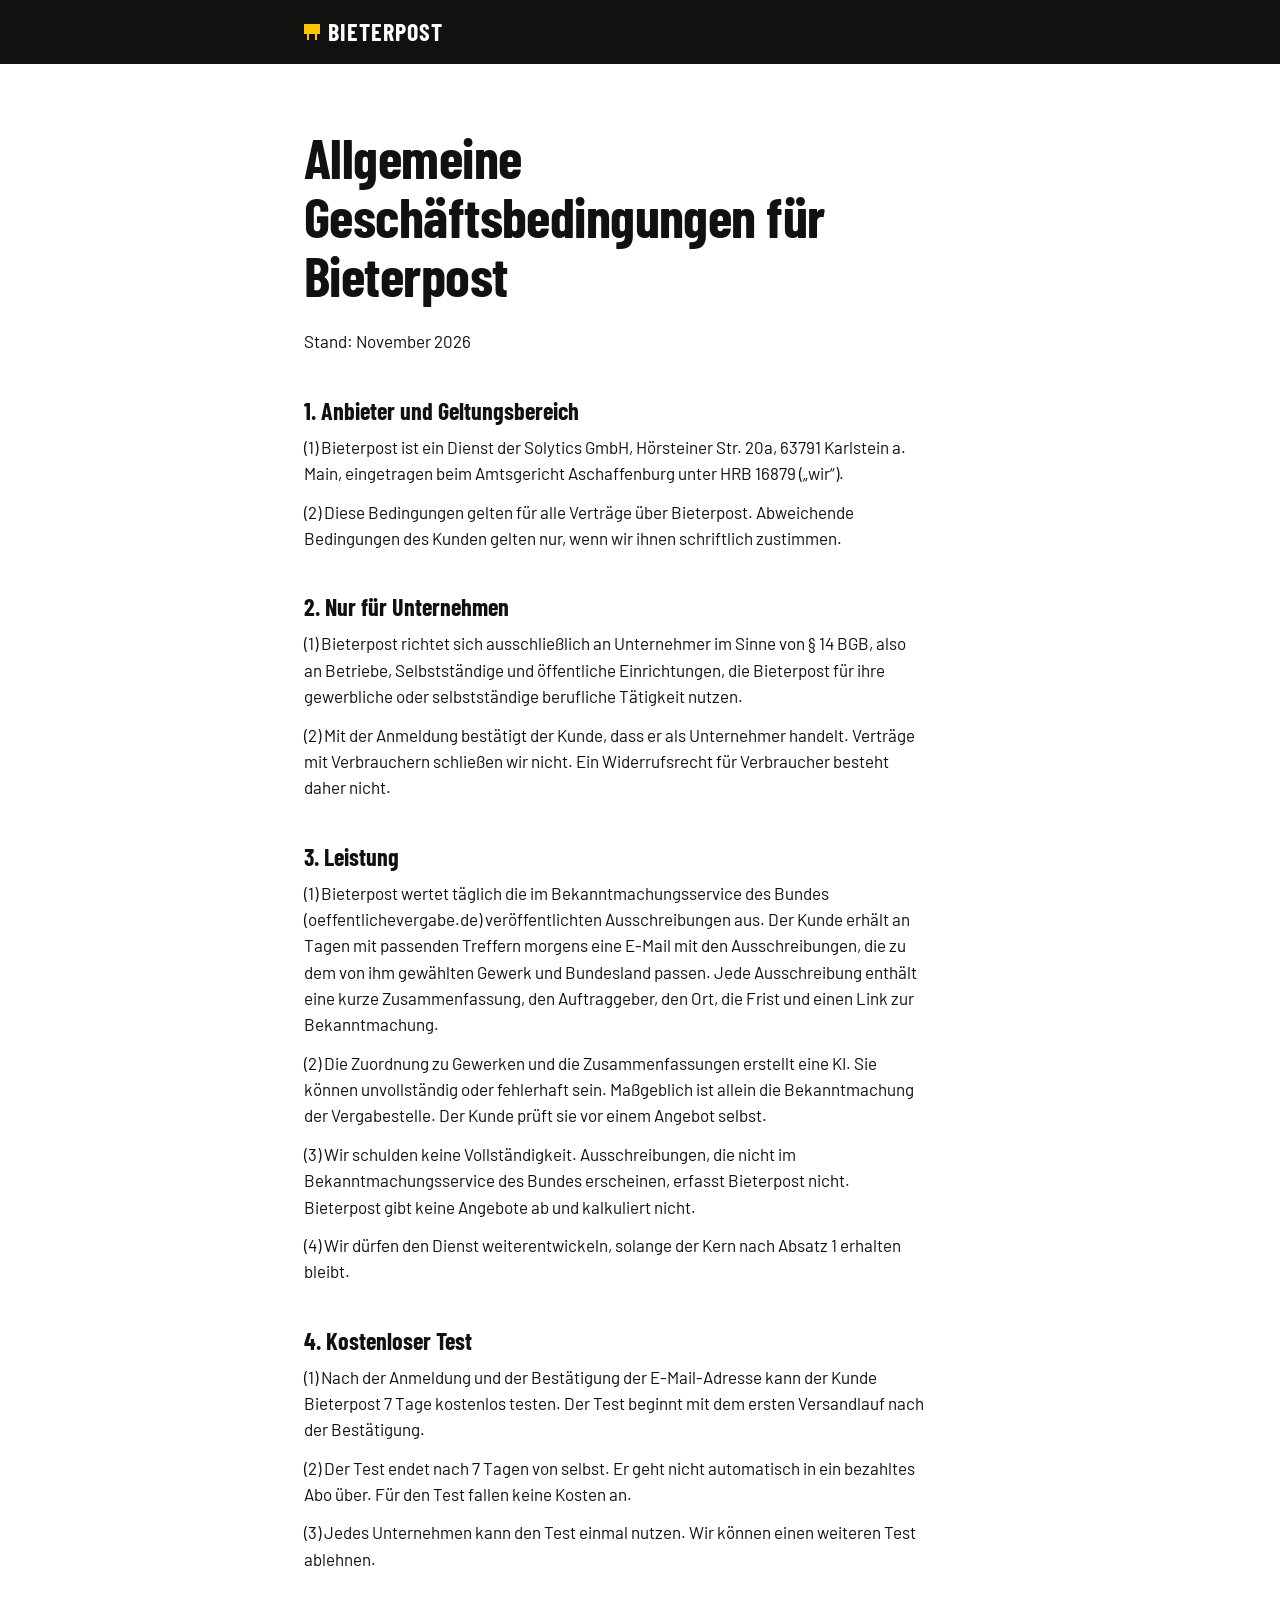
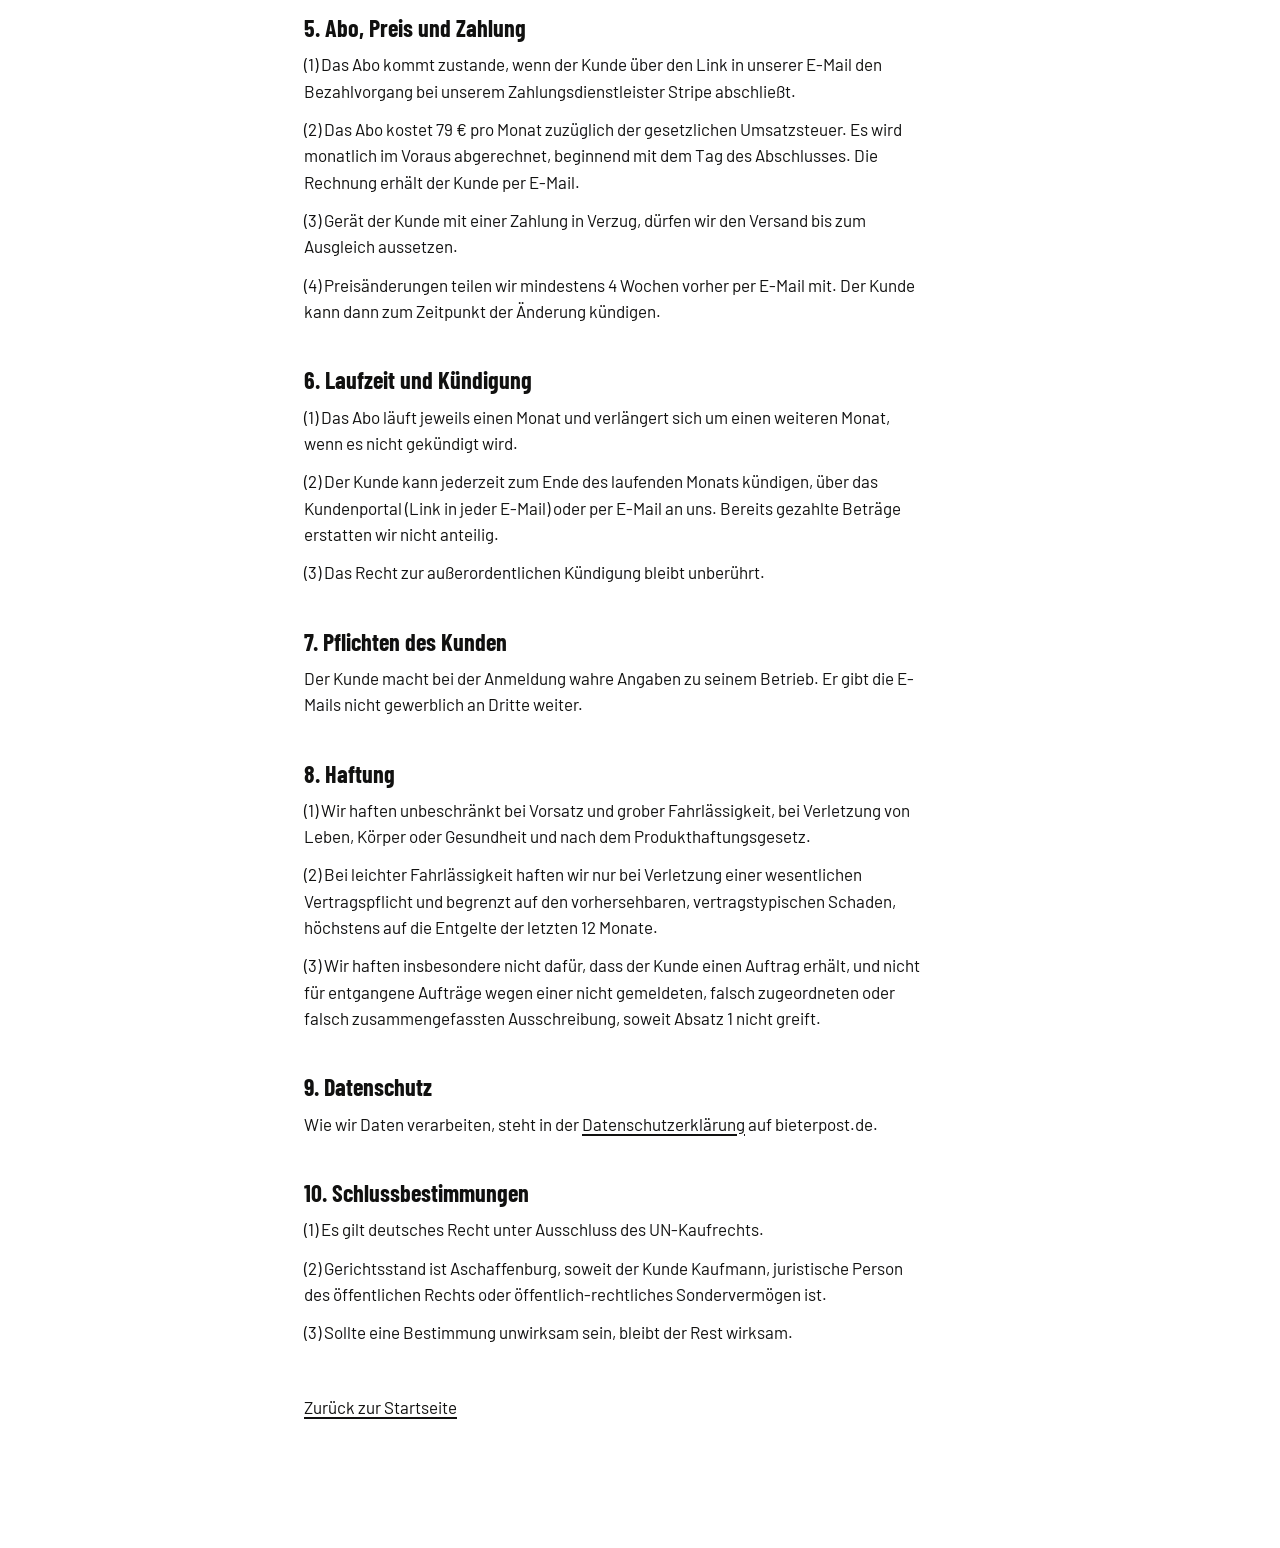
<file: agb.html>
<!doctype html>
<html lang="de">
<head>
<meta charset="utf-8">
<meta name="viewport" content="width=device-width, initial-scale=1">
<meta name="robots" content="noindex">
<meta name="theme-color" content="#111110">
<title>AGB · Bieterpost</title>
<link rel="icon" href="favicon.svg" type="image/svg+xml">
<style>
  /* "Baustelle", same tokens as index.html. Fonts from fonts/, no third-party requests. */
  @font-face { font-family: "Barlow Condensed"; font-weight: 700; font-style: normal; font-display: swap; src: url("fonts/barlow-condensed-latin-700-normal.woff2") format("woff2"); }
  @font-face { font-family: "Barlow"; font-weight: 400; font-style: normal; font-display: swap; src: url("fonts/barlow-latin-400-normal.woff2") format("woff2"); }
  @font-face { font-family: "Barlow"; font-weight: 600; font-style: normal; font-display: swap; src: url("fonts/barlow-latin-600-normal.woff2") format("woff2"); }
  :root { --gelb: #FFC400; --gelb-tief: #E3AE00; --schwarz: #111110; --weiss: #FFFFFF; --beton: #ECEAE5; --aus: cubic-bezier(0.2, 0.8, 0.2, 1); --fokus: var(--schwarz);
    --f-kopf: "Barlow Condensed", "DIN Condensed", "Arial Narrow", "Roboto Condensed", sans-serif; --f-text: "Barlow", system-ui, -apple-system, "Segoe UI", Arial, sans-serif; }
  *, *::before, *::after { box-sizing: border-box; }
  body { margin: 0; background: var(--weiss); color: var(--schwarz); font: 400 1.0625rem/1.55 var(--f-text); overflow-wrap: break-word; -webkit-font-smoothing: antialiased; }
  .rahmen { width: 100%; max-width: 46rem; margin-inline: auto; padding-inline: 16px; }
  header { background: var(--schwarz); color: var(--weiss); --fokus: var(--gelb); }
  header .rahmen { display: flex; align-items: center; min-height: 48px; }
  .marke { display: inline-flex; align-items: center; gap: 8px; font: 700 1.375rem/1 var(--f-kopf); letter-spacing: 0.04em; text-transform: uppercase; text-decoration: none; }
  .marke::before { content: ""; width: 16px; height: 16px; background: linear-gradient(var(--gelb), var(--gelb)) 0 0 / 16px 10px no-repeat, linear-gradient(var(--gelb), var(--gelb)) 3px 100% / 2px 6px no-repeat, linear-gradient(var(--gelb), var(--gelb)) 11px 100% / 2px 6px no-repeat; }
  .marke:hover { background: none; color: var(--gelb); }
  .marke:active { background: none; color: var(--gelb-tief); }
  main { padding-block: 48px 96px; }
  h1 { margin: 0 0 24px; font: 700 clamp(2.125rem, 2.6vw + 1.5rem, 3.5rem)/1.05 var(--f-kopf); letter-spacing: -0.01em; }
  p { margin: 0; max-width: 62ch; }
  .todo { margin: 0 0 32px; padding: 24px; background: var(--beton); border: 3px dashed var(--schwarz); font-size: 1rem; line-height: 1.5; }
  .todo p + p { margin-top: 16px; }
  .todo strong { font-weight: 600; }
  a { color: inherit; text-decoration-thickness: 2px; text-underline-offset: 3px; transition: background-color 150ms var(--aus), color 150ms var(--aus); }
  a:hover { background: var(--gelb); color: var(--schwarz); }
  a:active { background: var(--gelb-tief); color: var(--schwarz); }
  :focus-visible { outline: 3px solid var(--fokus); outline-offset: 3px; }
  @media (min-width: 700px) { .rahmen { padding-inline: 32px; } main { padding-block: 64px 128px; } }
  @media (min-width: 900px) { header .rahmen { min-height: 64px; } .marke { font-size: 1.5rem; } }
  @media (prefers-reduced-motion: reduce) { * { transition-duration: 0.01ms !important; } }
  h2 { font: 700 1.5rem/1.2 var(--f-kopf); line-height: 1.3; margin: 40px 0 8px; }
  main p + p { margin-top: 12px; }
  .zurueck { margin-top: 48px; }
</style>
</head>
<body>
<header><div class="rahmen"><a class="marke" href="./" aria-label="Bieterpost, Startseite">Bieterpost</a></div></header>
<main class="rahmen">
  <h1>Allgemeine Geschäftsbedingungen für Bieterpost</h1>
  <p>Stand: November 2026</p>
  <h2>1. Anbieter und Geltungsbereich</h2>
  <p>(1) Bieterpost ist ein Dienst der Solytics GmbH, Hörsteiner Str. 20a, 63791 Karlstein a. Main, eingetragen beim Amtsgericht Aschaffenburg unter HRB 16879 („wir“).</p>
  <p>(2) Diese Bedingungen gelten für alle Verträge über Bieterpost. Abweichende Bedingungen des Kunden gelten nur, wenn wir ihnen schriftlich zustimmen.</p>
  <h2>2. Nur für Unternehmen</h2>
  <p>(1) Bieterpost richtet sich ausschließlich an Unternehmer im Sinne von § 14 BGB, also an Betriebe, Selbstständige und öffentliche Einrichtungen, die Bieterpost für ihre gewerbliche oder selbstständige berufliche Tätigkeit nutzen.</p>
  <p>(2) Mit der Anmeldung bestätigt der Kunde, dass er als Unternehmer handelt. Verträge mit Verbrauchern schließen wir nicht. Ein Widerrufsrecht für Verbraucher besteht daher nicht.</p>
  <h2>3. Leistung</h2>
  <p>(1) Bieterpost wertet täglich die im Bekanntmachungsservice des Bundes (oeffentlichevergabe.de) veröffentlichten Ausschreibungen aus. Der Kunde erhält an Tagen mit passenden Treffern morgens eine E-Mail mit den Ausschreibungen, die zu dem von ihm gewählten Gewerk und Bundesland passen. Jede Ausschreibung enthält eine kurze Zusammenfassung, den Auftraggeber, den Ort, die Frist und einen Link zur Bekanntmachung.</p>
  <p>(2) Die Zuordnung zu Gewerken und die Zusammenfassungen erstellt eine KI. Sie können unvollständig oder fehlerhaft sein. Maßgeblich ist allein die Bekanntmachung der Vergabestelle. Der Kunde prüft sie vor einem Angebot selbst.</p>
  <p>(3) Wir schulden keine Vollständigkeit. Ausschreibungen, die nicht im Bekanntmachungsservice des Bundes erscheinen, erfasst Bieterpost nicht. Bieterpost gibt keine Angebote ab und kalkuliert nicht.</p>
  <p>(4) Wir dürfen den Dienst weiterentwickeln, solange der Kern nach Absatz 1 erhalten bleibt.</p>
  <h2>4. Kostenloser Test</h2>
  <p>(1) Nach der Anmeldung und der Bestätigung der E-Mail-Adresse kann der Kunde Bieterpost 7 Tage kostenlos testen. Der Test beginnt mit dem ersten Versandlauf nach der Bestätigung.</p>
  <p>(2) Der Test endet nach 7 Tagen von selbst. Er geht nicht automatisch in ein bezahltes Abo über. Für den Test fallen keine Kosten an.</p>
  <p>(3) Jedes Unternehmen kann den Test einmal nutzen. Wir können einen weiteren Test ablehnen.</p>
  <h2>5. Abo, Preis und Zahlung</h2>
  <p>(1) Das Abo kommt zustande, wenn der Kunde über den Link in unserer E-Mail den Bezahlvorgang bei unserem Zahlungsdienstleister Stripe abschließt.</p>
  <p>(2) Das Abo kostet 79&nbsp;€ pro Monat zuzüglich der gesetzlichen Umsatzsteuer. Es wird monatlich im Voraus abgerechnet, beginnend mit dem Tag des Abschlusses. Die Rechnung erhält der Kunde per E-Mail.</p>
  <p>(3) Gerät der Kunde mit einer Zahlung in Verzug, dürfen wir den Versand bis zum Ausgleich aussetzen.</p>
  <p>(4) Preisänderungen teilen wir mindestens 4 Wochen vorher per E-Mail mit. Der Kunde kann dann zum Zeitpunkt der Änderung kündigen.</p>
  <h2>6. Laufzeit und Kündigung</h2>
  <p>(1) Das Abo läuft jeweils einen Monat und verlängert sich um einen weiteren Monat, wenn es nicht gekündigt wird.</p>
  <p>(2) Der Kunde kann jederzeit zum Ende des laufenden Monats kündigen, über das Kundenportal (Link in jeder E-Mail) oder per E-Mail an uns. Bereits gezahlte Beträge erstatten wir nicht anteilig.</p>
  <p>(3) Das Recht zur außerordentlichen Kündigung bleibt unberührt.</p>
  <h2>7. Pflichten des Kunden</h2>
  <p>Der Kunde macht bei der Anmeldung wahre Angaben zu seinem Betrieb. Er gibt die E-Mails nicht gewerblich an Dritte weiter.</p>
  <h2>8. Haftung</h2>
  <p>(1) Wir haften unbeschränkt bei Vorsatz und grober Fahrlässigkeit, bei Verletzung von Leben, Körper oder Gesundheit und nach dem Produkthaftungsgesetz.</p>
  <p>(2) Bei leichter Fahrlässigkeit haften wir nur bei Verletzung einer wesentlichen Vertragspflicht und begrenzt auf den vorhersehbaren, vertragstypischen Schaden, höchstens auf die Entgelte der letzten 12 Monate.</p>
  <p>(3) Wir haften insbesondere nicht dafür, dass der Kunde einen Auftrag erhält, und nicht für entgangene Aufträge wegen einer nicht gemeldeten, falsch zugeordneten oder falsch zusammengefassten Ausschreibung, soweit Absatz 1 nicht greift.</p>
  <h2>9. Datenschutz</h2>
  <p>Wie wir Daten verarbeiten, steht in der <a href="datenschutz.html">Datenschutzerklärung</a> auf bieterpost.de.</p>
  <h2>10. Schlussbestimmungen</h2>
  <p>(1) Es gilt deutsches Recht unter Ausschluss des UN-Kaufrechts.</p>
  <p>(2) Gerichtsstand ist Aschaffenburg, soweit der Kunde Kaufmann, juristische Person des öffentlichen Rechts oder öffentlich-rechtliches Sondervermögen ist.</p>
  <p>(3) Sollte eine Bestimmung unwirksam sein, bleibt der Rest wirksam.</p>
  <p class="zurueck"><a href="./">Zurück zur Startseite</a></p>
</main>
</body>
</html>
</file>
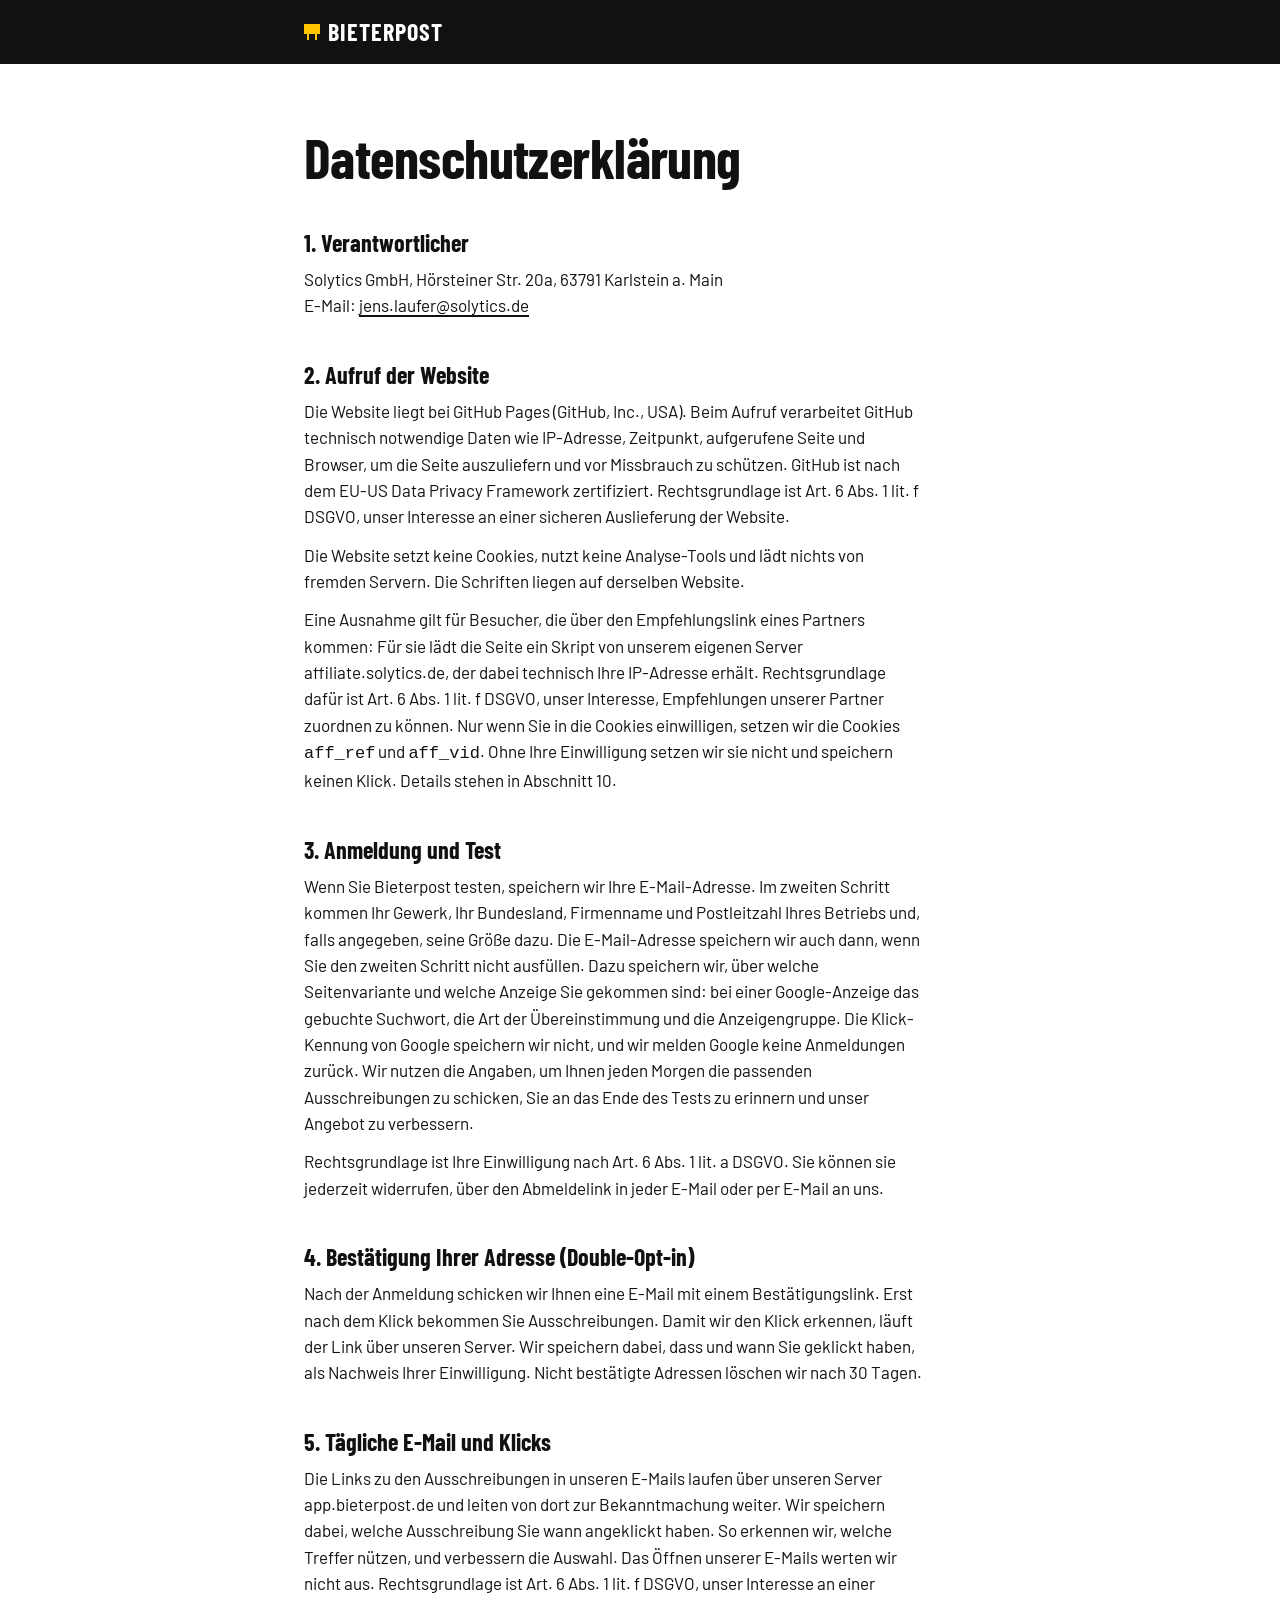
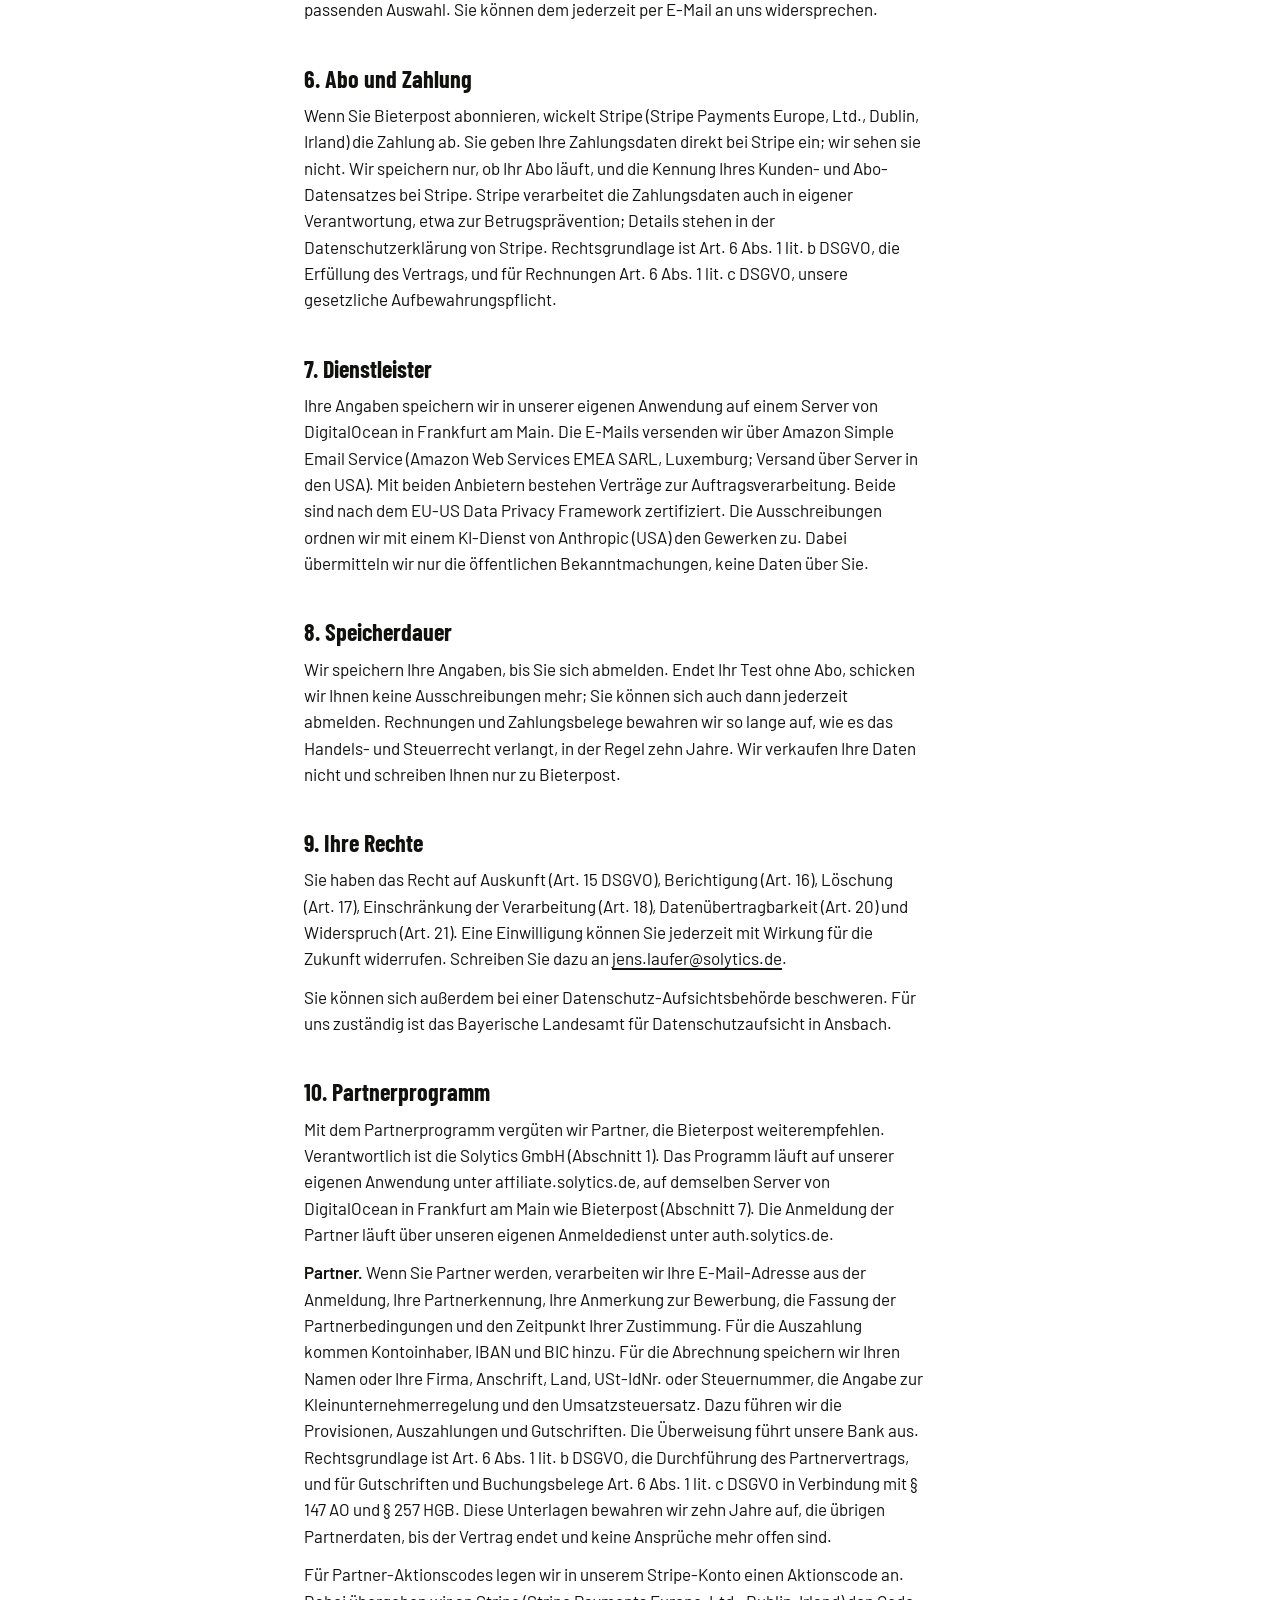
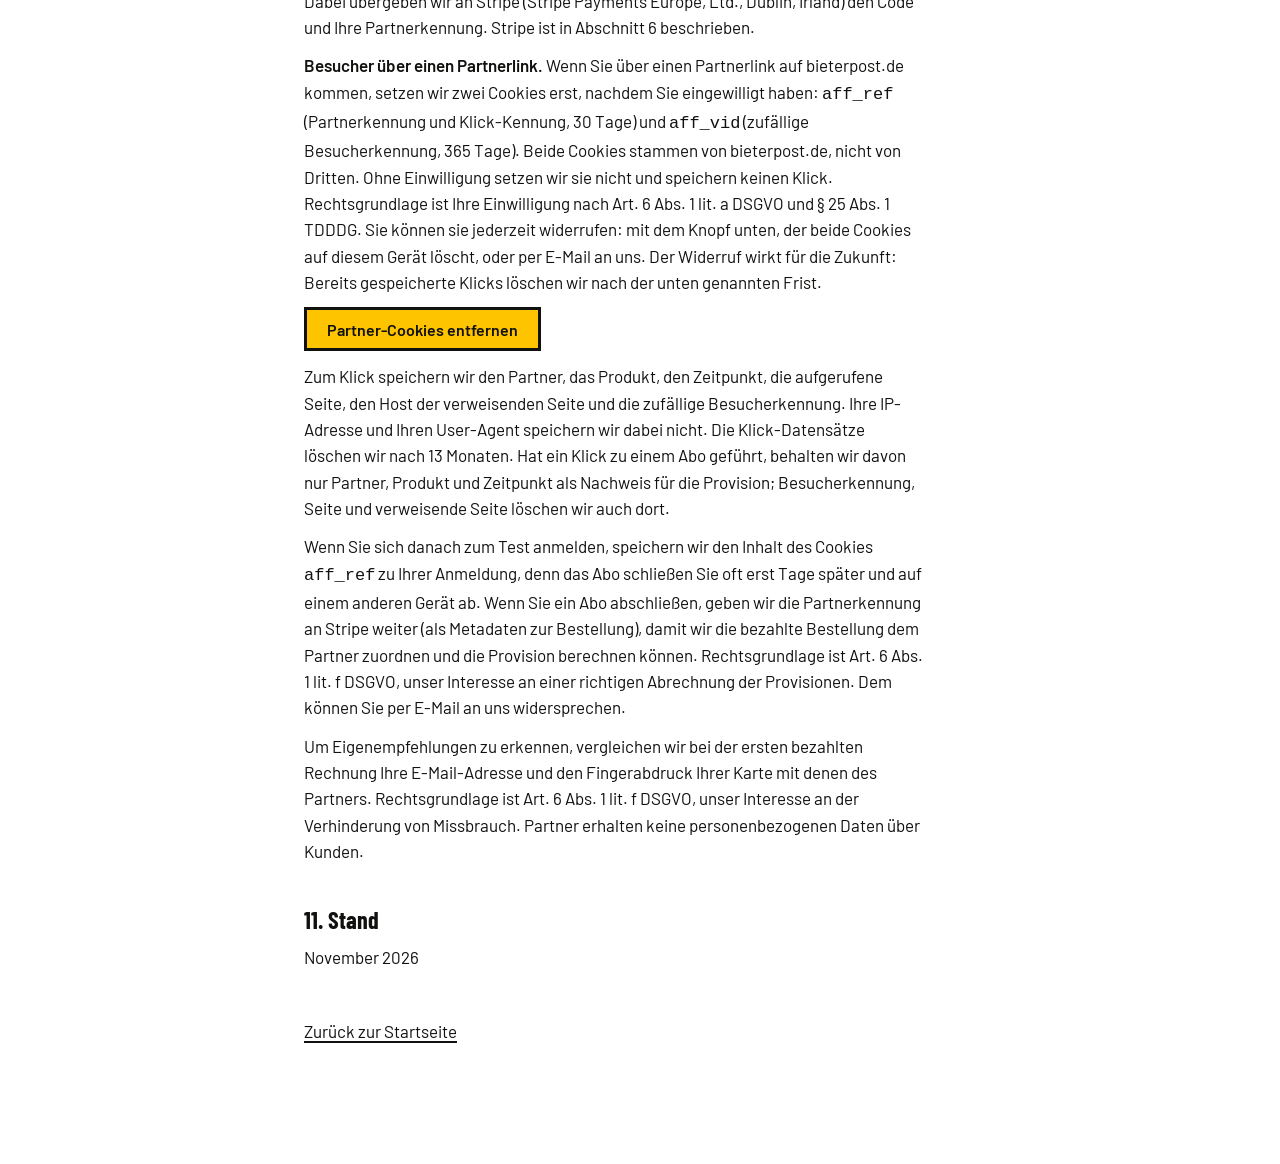
<file: datenschutz.html>
<!doctype html>
<html lang="de">
<head>
<meta charset="utf-8">
<meta name="viewport" content="width=device-width, initial-scale=1">
<meta name="robots" content="noindex">
<meta name="theme-color" content="#111110">
<title>Datenschutzerklärung · Bieterpost</title>
<link rel="icon" href="favicon.svg" type="image/svg+xml">
<style>
  /* "Baustelle", same tokens as index.html. Fonts from fonts/, no third-party requests. */
  @font-face { font-family: "Barlow Condensed"; font-weight: 700; font-style: normal; font-display: swap; src: url("fonts/barlow-condensed-latin-700-normal.woff2") format("woff2"); }
  @font-face { font-family: "Barlow"; font-weight: 400; font-style: normal; font-display: swap; src: url("fonts/barlow-latin-400-normal.woff2") format("woff2"); }
  @font-face { font-family: "Barlow"; font-weight: 600; font-style: normal; font-display: swap; src: url("fonts/barlow-latin-600-normal.woff2") format("woff2"); }
  :root { --gelb: #FFC400; --gelb-tief: #E3AE00; --schwarz: #111110; --weiss: #FFFFFF; --beton: #ECEAE5; --aus: cubic-bezier(0.2, 0.8, 0.2, 1); --fokus: var(--schwarz);
    --f-kopf: "Barlow Condensed", "DIN Condensed", "Arial Narrow", "Roboto Condensed", sans-serif; --f-text: "Barlow", system-ui, -apple-system, "Segoe UI", Arial, sans-serif; }
  *, *::before, *::after { box-sizing: border-box; }
  body { margin: 0; background: var(--weiss); color: var(--schwarz); font: 400 1.0625rem/1.55 var(--f-text); overflow-wrap: break-word; -webkit-font-smoothing: antialiased; }
  .rahmen { width: 100%; max-width: 46rem; margin-inline: auto; padding-inline: 16px; }
  header { background: var(--schwarz); color: var(--weiss); --fokus: var(--gelb); }
  header .rahmen { display: flex; align-items: center; min-height: 48px; }
  .marke { display: inline-flex; align-items: center; gap: 8px; font: 700 1.375rem/1 var(--f-kopf); letter-spacing: 0.04em; text-transform: uppercase; text-decoration: none; }
  .marke::before { content: ""; width: 16px; height: 16px; background: linear-gradient(var(--gelb), var(--gelb)) 0 0 / 16px 10px no-repeat, linear-gradient(var(--gelb), var(--gelb)) 3px 100% / 2px 6px no-repeat, linear-gradient(var(--gelb), var(--gelb)) 11px 100% / 2px 6px no-repeat; }
  .marke:hover { background: none; color: var(--gelb); }
  .marke:active { background: none; color: var(--gelb-tief); }
  main { padding-block: 48px 96px; }
  h1 { margin: 0 0 24px; font: 700 clamp(2.125rem, 2.6vw + 1.5rem, 3.5rem)/1.05 var(--f-kopf); letter-spacing: -0.01em; }
  p { margin: 0; max-width: 62ch; }
  .todo { margin: 0 0 32px; padding: 24px; background: var(--beton); border: 3px dashed var(--schwarz); font-size: 1rem; line-height: 1.5; }
  .todo p + p { margin-top: 16px; }
  .todo strong { font-weight: 600; }
  a { color: inherit; text-decoration-thickness: 2px; text-underline-offset: 3px; transition: background-color 150ms var(--aus), color 150ms var(--aus); }
  a:hover { background: var(--gelb); color: var(--schwarz); }
  a:active { background: var(--gelb-tief); color: var(--schwarz); }
  :focus-visible { outline: 3px solid var(--fokus); outline-offset: 3px; }
  @media (min-width: 700px) { .rahmen { padding-inline: 32px; } main { padding-block: 64px 128px; } }
  @media (min-width: 900px) { header .rahmen { min-height: 64px; } .marke { font-size: 1.5rem; } }
  @media (prefers-reduced-motion: reduce) { * { transition-duration: 0.01ms !important; } }
  h2 { font: 700 1.5rem/1.2 var(--f-kopf); line-height: 1.3; margin: 40px 0 8px; }
  main p + p { margin-top: 12px; }
  .zurueck { margin-top: 48px; }
  .widerruf button { min-height: 44px; padding: 8px 20px; font: 600 1rem/1.2 var(--f-text); color: var(--schwarz); background: var(--gelb); border: 3px solid var(--schwarz); cursor: pointer; }
  .widerruf button:hover { background: var(--weiss); }
  .widerruf button:active { background: var(--gelb-tief); }
  #aff-widerruf-status { display: block; margin-top: 8px; }
</style>
</head>
<body>
<header><div class="rahmen"><a class="marke" href="./" aria-label="Bieterpost, Startseite">Bieterpost</a></div></header>
<main class="rahmen">
  <h1>Datenschutzerklärung</h1>

  <h2>1. Verantwortlicher</h2>
  <p>Solytics GmbH, Hörsteiner Str. 20a, 63791 Karlstein a. Main<br>E-Mail: <a href="mailto:jens.laufer@solytics.de">jens.laufer@solytics.de</a></p>

  <h2>2. Aufruf der Website</h2>
  <p>Die Website liegt bei GitHub Pages (GitHub, Inc., USA). Beim Aufruf verarbeitet GitHub technisch notwendige Daten wie IP-Adresse, Zeitpunkt, aufgerufene Seite und Browser, um die Seite auszuliefern und vor Missbrauch zu schützen. GitHub ist nach dem EU-US Data Privacy Framework zertifiziert. Rechtsgrundlage ist Art. 6 Abs. 1 lit. f DSGVO, unser Interesse an einer sicheren Auslieferung der Website.</p>
  <p>Die Website setzt keine Cookies, nutzt keine Analyse-Tools und lädt nichts von fremden Servern. Die Schriften liegen auf derselben Website.</p>
  <p>Eine Ausnahme gilt für Besucher, die über den Empfehlungslink eines Partners kommen: Für sie lädt die Seite ein Skript von unserem eigenen Server affiliate.solytics.de, der dabei technisch Ihre IP-Adresse erhält. Rechtsgrundlage dafür ist Art. 6 Abs. 1 lit. f DSGVO, unser Interesse, Empfehlungen unserer Partner zuordnen zu können. Nur wenn Sie in die Cookies einwilligen, setzen wir die Cookies <code>aff_ref</code> und <code>aff_vid</code>. Ohne Ihre Einwilligung setzen wir sie nicht und speichern keinen Klick. Details stehen in Abschnitt 10.</p>

  <h2>3. Anmeldung und Test</h2>
  <p>Wenn Sie Bieterpost testen, speichern wir Ihre E-Mail-Adresse. Im zweiten Schritt kommen Ihr Gewerk, Ihr Bundesland, Firmenname und Postleitzahl Ihres Betriebs und, falls angegeben, seine Größe dazu. Die E-Mail-Adresse speichern wir auch dann, wenn Sie den zweiten Schritt nicht ausfüllen. Dazu speichern wir, über welche Seitenvariante und welche Anzeige Sie gekommen sind: bei einer Google-Anzeige das gebuchte Suchwort, die Art der Übereinstimmung und die Anzeigengruppe. Die Klick-Kennung von Google speichern wir nicht, und wir melden Google keine Anmeldungen zurück. Wir nutzen die Angaben, um Ihnen jeden Morgen die passenden Ausschreibungen zu schicken, Sie an das Ende des Tests zu erinnern und unser Angebot zu verbessern.</p>
  <p>Rechtsgrundlage ist Ihre Einwilligung nach Art. 6 Abs. 1 lit. a DSGVO. Sie können sie jederzeit widerrufen, über den Abmeldelink in jeder E-Mail oder per E-Mail an uns.</p>

  <h2>4. Bestätigung Ihrer Adresse (Double-Opt-in)</h2>
  <p>Nach der Anmeldung schicken wir Ihnen eine E-Mail mit einem Bestätigungslink. Erst nach dem Klick bekommen Sie Ausschreibungen. Damit wir den Klick erkennen, läuft der Link über unseren Server. Wir speichern dabei, dass und wann Sie geklickt haben, als Nachweis Ihrer Einwilligung. Nicht bestätigte Adressen löschen wir nach 30 Tagen.</p>

  <h2>5. Tägliche E-Mail und Klicks</h2>
  <p>Die Links zu den Ausschreibungen in unseren E-Mails laufen über unseren Server app.bieterpost.de und leiten von dort zur Bekanntmachung weiter. Wir speichern dabei, welche Ausschreibung Sie wann angeklickt haben. So erkennen wir, welche Treffer nützen, und verbessern die Auswahl. Das Öffnen unserer E-Mails werten wir nicht aus. Rechtsgrundlage ist Art. 6 Abs. 1 lit. f DSGVO, unser Interesse an einer passenden Auswahl. Sie können dem jederzeit per E-Mail an uns widersprechen.</p>

  <h2>6. Abo und Zahlung</h2>
  <p>Wenn Sie Bieterpost abonnieren, wickelt Stripe (Stripe Payments Europe, Ltd., Dublin, Irland) die Zahlung ab. Sie geben Ihre Zahlungsdaten direkt bei Stripe ein; wir sehen sie nicht. Wir speichern nur, ob Ihr Abo läuft, und die Kennung Ihres Kunden- und Abo-Datensatzes bei Stripe. Stripe verarbeitet die Zahlungsdaten auch in eigener Verantwortung, etwa zur Betrugsprävention; Details stehen in der Datenschutzerklärung von Stripe. Rechtsgrundlage ist Art. 6 Abs. 1 lit. b DSGVO, die Erfüllung des Vertrags, und für Rechnungen Art. 6 Abs. 1 lit. c DSGVO, unsere gesetzliche Aufbewahrungspflicht.</p>

  <h2>7. Dienstleister</h2>
  <p>Ihre Angaben speichern wir in unserer eigenen Anwendung auf einem Server von DigitalOcean in Frankfurt am Main. Die E-Mails versenden wir über Amazon Simple Email Service (Amazon Web Services EMEA SARL, Luxemburg; Versand über Server in den USA). Mit beiden Anbietern bestehen Verträge zur Auftragsverarbeitung. Beide sind nach dem EU-US Data Privacy Framework zertifiziert. Die Ausschreibungen ordnen wir mit einem KI-Dienst von Anthropic (USA) den Gewerken zu. Dabei übermitteln wir nur die öffentlichen Bekanntmachungen, keine Daten über Sie.</p>

  <h2>8. Speicherdauer</h2>
  <p>Wir speichern Ihre Angaben, bis Sie sich abmelden. Endet Ihr Test ohne Abo, schicken wir Ihnen keine Ausschreibungen mehr; Sie können sich auch dann jederzeit abmelden. Rechnungen und Zahlungsbelege bewahren wir so lange auf, wie es das Handels- und Steuerrecht verlangt, in der Regel zehn Jahre. Wir verkaufen Ihre Daten nicht und schreiben Ihnen nur zu Bieterpost.</p>

  <h2>9. Ihre Rechte</h2>
  <p>Sie haben das Recht auf Auskunft (Art. 15 DSGVO), Berichtigung (Art. 16), Löschung (Art. 17), Einschränkung der Verarbeitung (Art. 18), Datenübertragbarkeit (Art. 20) und Widerspruch (Art. 21). Eine Einwilligung können Sie jederzeit mit Wirkung für die Zukunft widerrufen. Schreiben Sie dazu an <a href="mailto:jens.laufer@solytics.de">jens.laufer@solytics.de</a>.</p>
  <p>Sie können sich außerdem bei einer Datenschutz-Aufsichtsbehörde beschweren. Für uns zuständig ist das Bayerische Landesamt für Datenschutzaufsicht in Ansbach.</p>

  <h2 id="partnerprogramm">10. Partnerprogramm</h2>
  <p>Mit dem Partnerprogramm vergüten wir Partner, die Bieterpost weiterempfehlen. Verantwortlich ist die Solytics GmbH (Abschnitt 1). Das Programm läuft auf unserer eigenen Anwendung unter affiliate.solytics.de, auf demselben Server von DigitalOcean in Frankfurt am Main wie Bieterpost (Abschnitt 7). Die Anmeldung der Partner läuft über unseren eigenen Anmeldedienst unter auth.solytics.de.</p>

  <p><strong>Partner.</strong> Wenn Sie Partner werden, verarbeiten wir Ihre E-Mail-Adresse aus der Anmeldung, Ihre Partnerkennung, Ihre Anmerkung zur Bewerbung, die Fassung der Partnerbedingungen und den Zeitpunkt Ihrer Zustimmung. Für die Auszahlung kommen Kontoinhaber, IBAN und BIC hinzu. Für die Abrechnung speichern wir Ihren Namen oder Ihre Firma, Anschrift, Land, USt-IdNr. oder Steuernummer, die Angabe zur Kleinunternehmerregelung und den Umsatzsteuersatz. Dazu führen wir die Provisionen, Auszahlungen und Gutschriften. Die Überweisung führt unsere Bank aus. Rechtsgrundlage ist Art. 6 Abs. 1 lit. b DSGVO, die Durchführung des Partnervertrags, und für Gutschriften und Buchungsbelege Art. 6 Abs. 1 lit. c DSGVO in Verbindung mit § 147 AO und § 257 HGB. Diese Unterlagen bewahren wir zehn Jahre auf, die übrigen Partnerdaten, bis der Vertrag endet und keine Ansprüche mehr offen sind.</p>
  <p>Für Partner-Aktionscodes legen wir in unserem Stripe-Konto einen Aktionscode an. Dabei übergeben wir an Stripe (Stripe Payments Europe, Ltd., Dublin, Irland) den Code und Ihre Partnerkennung. Stripe ist in Abschnitt 6 beschrieben.</p>

  <p><strong>Besucher über einen Partnerlink.</strong> Wenn Sie über einen Partnerlink auf bieterpost.de kommen, setzen wir zwei Cookies erst, nachdem Sie eingewilligt haben: <code>aff_ref</code> (Partnerkennung und Klick-Kennung, 30 Tage) und <code>aff_vid</code> (zufällige Besucherkennung, 365 Tage). Beide Cookies stammen von bieterpost.de, nicht von Dritten. Ohne Einwilligung setzen wir sie nicht und speichern keinen Klick. Rechtsgrundlage ist Ihre Einwilligung nach Art. 6 Abs. 1 lit. a DSGVO und § 25 Abs. 1 TDDDG. Sie können sie jederzeit widerrufen: mit dem Knopf unten, der beide Cookies auf diesem Gerät löscht, oder per E-Mail an uns. Der Widerruf wirkt für die Zukunft: Bereits gespeicherte Klicks löschen wir nach der unten genannten Frist.</p>
  <p class="widerruf"><button type="button" id="aff-widerruf">Partner-Cookies entfernen</button> <span id="aff-widerruf-status" role="status"></span></p>
  <p>Zum Klick speichern wir den Partner, das Produkt, den Zeitpunkt, die aufgerufene Seite, den Host der verweisenden Seite und die zufällige Besucherkennung. Ihre IP-Adresse und Ihren User-Agent speichern wir dabei nicht. Die Klick-Datensätze löschen wir nach 13 Monaten. Hat ein Klick zu einem Abo geführt, behalten wir davon nur Partner, Produkt und Zeitpunkt als Nachweis für die Provision; Besucherkennung, Seite und verweisende Seite löschen wir auch dort.</p>
  <p>Wenn Sie sich danach zum Test anmelden, speichern wir den Inhalt des Cookies <code>aff_ref</code> zu Ihrer Anmeldung, denn das Abo schließen Sie oft erst Tage später und auf einem anderen Gerät ab. Wenn Sie ein Abo abschließen, geben wir die Partnerkennung an Stripe weiter (als Metadaten zur Bestellung), damit wir die bezahlte Bestellung dem Partner zuordnen und die Provision berechnen können. Rechtsgrundlage ist Art. 6 Abs. 1 lit. f DSGVO, unser Interesse an einer richtigen Abrechnung der Provisionen. Dem können Sie per E-Mail an uns widersprechen.</p>
  <p>Um Eigenempfehlungen zu erkennen, vergleichen wir bei der ersten bezahlten Rechnung Ihre E-Mail-Adresse und den Fingerabdruck Ihrer Karte mit denen des Partners. Rechtsgrundlage ist Art. 6 Abs. 1 lit. f DSGVO, unser Interesse an der Verhinderung von Missbrauch. Partner erhalten keine personenbezogenen Daten über Kunden.</p>

  <h2>11. Stand</h2>
  <p>November 2026</p>
  <p class="zurueck"><a href="./">Zurück zur Startseite</a></p>
</main>
<script>
// Withdraw partner-program consent (marketing/copy.md 3.12): expire both cookies that
// affiliate.solytics.de/s.js sets on domain bieterpost.de (and host-only, to be safe).
document.getElementById("aff-widerruf").addEventListener("click", function () {
  var da = /(?:^|; )aff_(ref|vid)=/.test(document.cookie);
  ["aff_ref", "aff_vid"].forEach(function (name) {
    document.cookie = name + "=; max-age=0; path=/; domain=bieterpost.de";
    document.cookie = name + "=; max-age=0; path=/";
  });
  document.getElementById("aff-widerruf-status").textContent =
    da ? "Die Partner-Cookies sind entfernt." : "Auf diesem Gerät sind keine Partner-Cookies gespeichert.";
});
</script>
</body>
</html>
</file>
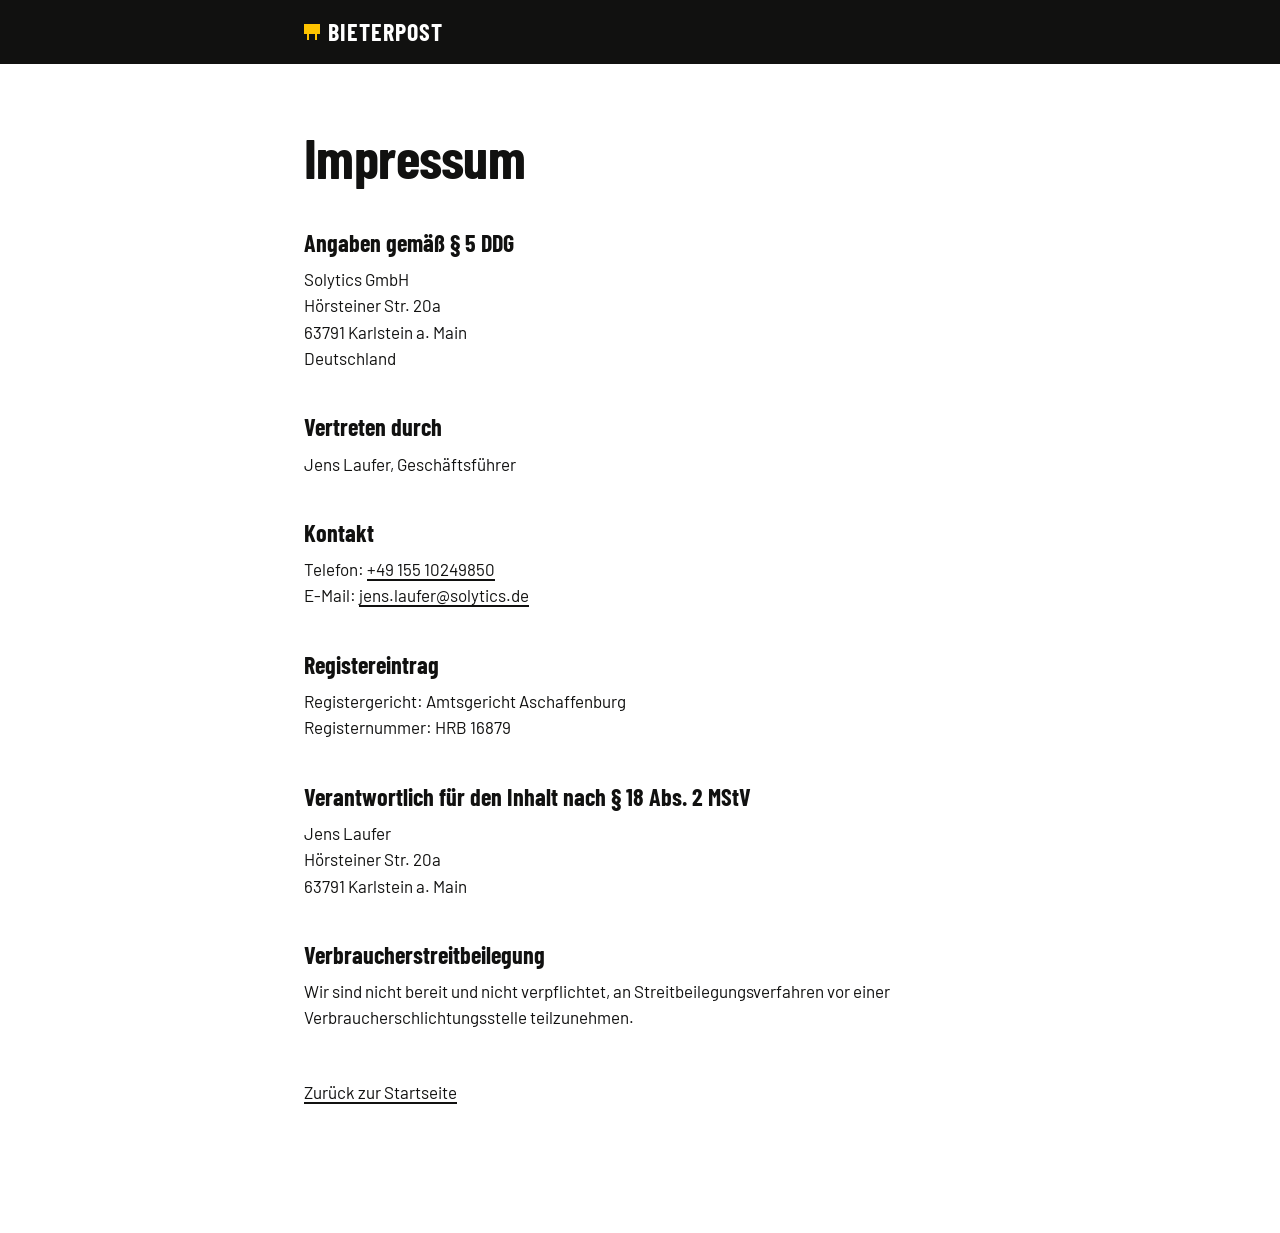
<file: impressum.html>
<!doctype html>
<html lang="de">
<head>
<meta charset="utf-8">
<meta name="viewport" content="width=device-width, initial-scale=1">
<meta name="robots" content="noindex">
<meta name="theme-color" content="#111110">
<title>Impressum · Bieterpost</title>
<link rel="icon" href="favicon.svg" type="image/svg+xml">
<style>
  /* "Baustelle", same tokens as index.html. Fonts from fonts/, no third-party requests. */
  @font-face { font-family: "Barlow Condensed"; font-weight: 700; font-style: normal; font-display: swap; src: url("fonts/barlow-condensed-latin-700-normal.woff2") format("woff2"); }
  @font-face { font-family: "Barlow"; font-weight: 400; font-style: normal; font-display: swap; src: url("fonts/barlow-latin-400-normal.woff2") format("woff2"); }
  @font-face { font-family: "Barlow"; font-weight: 600; font-style: normal; font-display: swap; src: url("fonts/barlow-latin-600-normal.woff2") format("woff2"); }
  :root { --gelb: #FFC400; --gelb-tief: #E3AE00; --schwarz: #111110; --weiss: #FFFFFF; --beton: #ECEAE5; --aus: cubic-bezier(0.2, 0.8, 0.2, 1); --fokus: var(--schwarz);
    --f-kopf: "Barlow Condensed", "DIN Condensed", "Arial Narrow", "Roboto Condensed", sans-serif; --f-text: "Barlow", system-ui, -apple-system, "Segoe UI", Arial, sans-serif; }
  *, *::before, *::after { box-sizing: border-box; }
  body { margin: 0; background: var(--weiss); color: var(--schwarz); font: 400 1.0625rem/1.55 var(--f-text); overflow-wrap: break-word; -webkit-font-smoothing: antialiased; }
  .rahmen { width: 100%; max-width: 46rem; margin-inline: auto; padding-inline: 16px; }
  header { background: var(--schwarz); color: var(--weiss); --fokus: var(--gelb); }
  header .rahmen { display: flex; align-items: center; min-height: 48px; }
  .marke { display: inline-flex; align-items: center; gap: 8px; font: 700 1.375rem/1 var(--f-kopf); letter-spacing: 0.04em; text-transform: uppercase; text-decoration: none; }
  .marke::before { content: ""; width: 16px; height: 16px; background: linear-gradient(var(--gelb), var(--gelb)) 0 0 / 16px 10px no-repeat, linear-gradient(var(--gelb), var(--gelb)) 3px 100% / 2px 6px no-repeat, linear-gradient(var(--gelb), var(--gelb)) 11px 100% / 2px 6px no-repeat; }
  .marke:hover { background: none; color: var(--gelb); }
  .marke:active { background: none; color: var(--gelb-tief); }
  main { padding-block: 48px 96px; }
  h1 { margin: 0 0 24px; font: 700 clamp(2.125rem, 2.6vw + 1.5rem, 3.5rem)/1.05 var(--f-kopf); letter-spacing: -0.01em; }
  p { margin: 0; max-width: 62ch; }
  .todo { margin: 0 0 32px; padding: 24px; background: var(--beton); border: 3px dashed var(--schwarz); font-size: 1rem; line-height: 1.5; }
  .todo p + p { margin-top: 16px; }
  .todo strong { font-weight: 600; }
  a { color: inherit; text-decoration-thickness: 2px; text-underline-offset: 3px; transition: background-color 150ms var(--aus), color 150ms var(--aus); }
  a:hover { background: var(--gelb); color: var(--schwarz); }
  a:active { background: var(--gelb-tief); color: var(--schwarz); }
  :focus-visible { outline: 3px solid var(--fokus); outline-offset: 3px; }
  @media (min-width: 700px) { .rahmen { padding-inline: 32px; } main { padding-block: 64px 128px; } }
  @media (min-width: 900px) { header .rahmen { min-height: 64px; } .marke { font-size: 1.5rem; } }
  @media (prefers-reduced-motion: reduce) { * { transition-duration: 0.01ms !important; } }
  h2 { font: 700 1.5rem/1.2 var(--f-kopf); line-height: 1.3; margin: 40px 0 8px; }
  main p + p { margin-top: 12px; }
  .zurueck { margin-top: 48px; }
</style>
</head>
<body>
<header><div class="rahmen"><a class="marke" href="./" aria-label="Bieterpost, Startseite">Bieterpost</a></div></header>
<main class="rahmen">
  <h1>Impressum</h1>
  <h2>Angaben gemäß § 5 DDG</h2>
  <p>Solytics GmbH<br>Hörsteiner Str. 20a<br>63791 Karlstein a. Main<br>Deutschland</p>
  <h2>Vertreten durch</h2>
  <p>Jens Laufer, Geschäftsführer</p>
  <h2>Kontakt</h2>
  <p>Telefon: <a href="tel:+4915510249850">+49 155 10249850</a><br>E-Mail: <a href="mailto:jens.laufer@solytics.de">jens.laufer@solytics.de</a></p>
  <h2>Registereintrag</h2>
  <p>Registergericht: Amtsgericht Aschaffenburg<br>Registernummer: HRB 16879</p>
  <h2>Verantwortlich für den Inhalt nach § 18 Abs. 2 MStV</h2>
  <p>Jens Laufer<br>Hörsteiner Str. 20a<br>63791 Karlstein a. Main</p>
  <h2>Verbraucherstreitbeilegung</h2>
  <p>Wir sind nicht bereit und nicht verpflichtet, an Streitbeilegungsverfahren vor einer Verbraucherschlichtungsstelle teilzunehmen.</p>
  <p class="zurueck"><a href="./">Zurück zur Startseite</a></p>
</main>
</body>
</html>
</file>
<file: ratgeber/ratgeber.css>
/* Ratgeber: "Baustelle" tokens from index.html, set for long reading. Fonts from /fonts/, no third-party requests. */
@font-face { font-family: "Barlow Condensed"; font-weight: 700; font-style: normal; font-display: swap; src: url("/fonts/barlow-condensed-latin-700-normal.woff2") format("woff2"); }
@font-face { font-family: "Barlow"; font-weight: 400; font-style: normal; font-display: swap; src: url("/fonts/barlow-latin-400-normal.woff2") format("woff2"); }
@font-face { font-family: "Barlow"; font-weight: 600; font-style: normal; font-display: swap; src: url("/fonts/barlow-latin-600-normal.woff2") format("woff2"); }
@font-face { font-family: "Barlow Condensed Ersatz"; src: local("Arial Bold"), local("Arial-BoldMT"), local("Liberation Sans Bold"), local("Roboto Bold"), local("Helvetica-Bold"); font-weight: 700; size-adjust: 75%; }

:root {
  --gelb: #FFC400; --gelb-tief: #E3AE00; --schwarz: #111110; --kohle: #33332F; --weiss: #FFFFFF;
  --beton: #ECEAE5; --linie: #C6C3BB; --text-2: #4A4A46; --stahl: #7C7A74;
  --f-kopf: "Barlow Condensed", "Barlow Condensed Ersatz", "DIN Condensed", "Arial Narrow", sans-serif;
  --f-text: "Barlow", system-ui, -apple-system, "Segoe UI", Arial, sans-serif;
  --rand: 16px; --aus: cubic-bezier(0.2, 0.8, 0.2, 1); --fokus: var(--schwarz);
}
@media (min-width: 700px) { :root { --rand: 32px; } }

*, *::before, *::after { box-sizing: border-box; }
html { -webkit-text-size-adjust: 100%; text-size-adjust: 100%; }
body { margin: 0; min-height: 100vh; display: flex; flex-direction: column; background: var(--weiss); color: var(--schwarz);
  font: 400 1.0625rem/1.6 var(--f-text); overflow-wrap: break-word; -webkit-font-smoothing: antialiased; }
@media (min-width: 700px) { body { font-size: 1.125rem; } }
main { flex: 1 0 auto; padding-block: 40px 96px; }
.rahmen { width: 100%; max-width: 44rem; margin-inline: auto; padding-inline: var(--rand); }
.rahmen--breit { max-width: 60rem; }

a { color: inherit; text-decoration-thickness: 2px; text-underline-offset: 3px; transition: background-color 150ms var(--aus); }
a:hover { background: var(--gelb); color: var(--schwarz); }
:focus-visible { outline: 3px solid var(--fokus); outline-offset: 3px; }

/* Header and footer */
.kopf { background: var(--schwarz); color: var(--weiss); --fokus: var(--gelb); }
.kopf .rahmen { display: flex; align-items: center; justify-content: space-between; gap: 16px; min-height: 56px; max-width: 60rem; }
.marke { display: inline-flex; align-items: center; gap: 8px; font: 700 1.375rem/1 var(--f-kopf); letter-spacing: 0.04em; text-transform: uppercase; text-decoration: none; }
.marke::before { content: ""; width: 16px; height: 16px; background: linear-gradient(var(--gelb), var(--gelb)) 0 0 / 16px 10px no-repeat, linear-gradient(var(--gelb), var(--gelb)) 3px 100% / 2px 6px no-repeat, linear-gradient(var(--gelb), var(--gelb)) 11px 100% / 2px 6px no-repeat; }
.marke:hover { background: none; color: var(--gelb); }
.kopf nav a { font-weight: 600; font-size: 1rem; text-decoration: none; padding: 8px 0; }
.kopf nav a:hover { background: none; color: var(--gelb); }
.fuss { background: var(--schwarz); color: var(--weiss); padding-block: 32px; --fokus: var(--gelb); }
.fuss .rahmen { display: flex; flex-wrap: wrap; align-items: center; justify-content: space-between; gap: 16px 32px; max-width: 60rem; }
.fuss nav { display: flex; flex-wrap: wrap; gap: 8px 24px; font-size: 1rem; }
.fuss nav a { display: inline-block; padding-block: 8px; }

/* Article */
.pfad { font-size: 0.875rem; color: var(--text-2); margin: 0 0 24px; }
.pfad a { color: inherit; }
h1, h2, h3 { font-family: var(--f-kopf); font-weight: 700; text-wrap: balance; margin: 0; }
h1 { font-size: clamp(2.25rem, 3vw + 1.4rem, 3.5rem); line-height: 1.05; letter-spacing: -0.01em; }
h2 { font-size: clamp(1.625rem, 1.2vw + 1.3rem, 2.25rem); line-height: 1.1; margin: 56px 0 16px; scroll-margin-top: 24px; }
h3 { font-size: 1.375rem; line-height: 1.2; margin: 32px 0 8px; }
p, ul, ol { margin: 0 0 16px; }
p, li { text-wrap: pretty; hyphens: auto; }
ul, ol { padding-left: 1.25em; }
li + li { margin-top: 6px; }
strong { font-weight: 600; }
.meta { margin: 16px 0 32px; font-size: 0.9375rem; color: var(--text-2); }
.lead { font-size: 1.25rem; line-height: 1.5; margin-bottom: 32px; }
@media (min-width: 700px) { .lead { font-size: 1.375rem; } }

.kurz { background: var(--beton); padding: 24px; margin: 0 0 40px; border-left: 6px solid var(--gelb); }
.kurz h2 { font-size: 1.5rem; margin: 0 0 12px; }
.kurz ul { margin: 0; }
.inhalt { margin: 0 0 40px; font-size: 1rem; }
.inhalt h2 { font-size: 1.25rem; margin: 0 0 8px; }
.inhalt ol { margin: 0; }

.hinweis { border: 3px solid var(--schwarz); padding: 20px 24px; margin: 24px 0; }
.hinweis p:last-child, .kurz p:last-child { margin-bottom: 0; }

/* Tables scroll on their own, never the page */
.tabelle { overflow-x: auto; margin: 24px 0 32px; }
table { border-collapse: collapse; width: 100%; font-size: 0.9375rem; line-height: 1.4; font-variant-numeric: tabular-nums; }
caption { text-align: left; font-weight: 600; padding-bottom: 8px; caption-side: top; }
th, td { text-align: left; padding: 8px 12px 8px 0; border-bottom: 1px solid var(--linie); vertical-align: top; }
thead th { border-bottom: 2px solid var(--schwarz); font-weight: 600; }
td.zahl, th.zahl { text-align: right; padding-right: 0; padding-left: 12px; white-space: nowrap; }
.quelle { font-size: 0.875rem; color: var(--text-2); margin-top: 8px; }

/* Bar chart as a table: the numbers stay readable without CSS */
.balken td.bar { width: 45%; padding-right: 0; }
.balken .b { display: block; height: 14px; background: var(--schwarz); min-width: 2px; }
.balken .b--gelb { background: var(--gelb); outline: 1px solid var(--gelb-tief); }

figure { margin: 24px 0 32px; }
figcaption { font-size: 0.875rem; color: var(--text-2); margin-top: 8px; }

.aufruf { background: var(--schwarz); color: var(--weiss); padding: 32px 24px; margin: 56px 0 0; --fokus: var(--gelb); }
.aufruf h2 { margin-top: 0; color: var(--gelb); }
.aufruf p { max-width: 56ch; }
.btn { display: inline-flex; align-items: center; justify-content: center; min-height: 52px; padding: 8px 28px; border: 3px solid var(--gelb);
  background: var(--gelb); color: var(--schwarz); font: 700 1.25rem/1.1 var(--f-kopf); text-decoration: none; }
.btn:hover { background: var(--weiss); border-color: var(--weiss); }

.quellen { font-size: 0.9375rem; color: var(--text-2); }
.quellen li { overflow-wrap: anywhere; }
.autor { margin-top: 48px; padding-top: 24px; border-top: 1px solid var(--linie); font-size: 0.9375rem; color: var(--text-2); }

/* Overview */
.liste { list-style: none; padding: 0; margin: 32px 0 0; display: grid; gap: 24px; }
.liste li { margin: 0; border-top: 3px solid var(--schwarz); padding-top: 16px; }
.liste h2 { font-size: 1.75rem; margin: 0 0 8px; }
.liste h2 a { text-decoration: none; }
.liste p { margin: 0 0 8px; }
.liste .meta { margin: 0; }

@media (prefers-reduced-motion: reduce) { * { transition-duration: 0.01ms !important; } }
@media print { .kopf, .fuss, .aufruf { display: none; } }
.sr { position: absolute; width: 1px; height: 1px; padding: 0; margin: -1px; overflow: hidden; clip: rect(0 0 0 0); white-space: nowrap; border: 0; }
</file>
